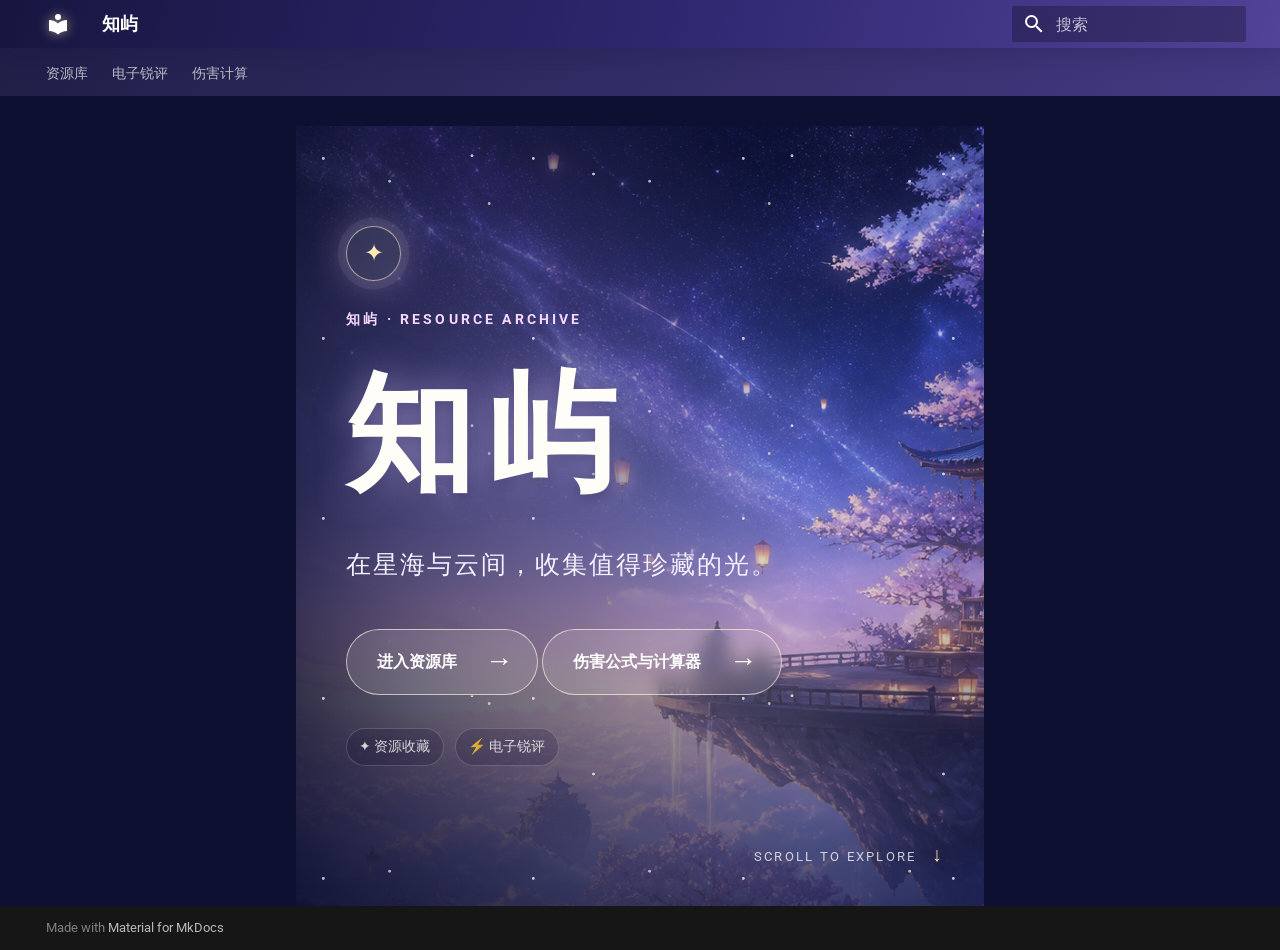
<file: index.html>
<!doctype html>
<html lang="zh" class="no-js">
  <head>
    
      <meta charset="utf-8">
      <meta name="viewport" content="width=device-width,initial-scale=1">
      
        <meta name="description" content="知识与好资源的收藏小岛">
      
      
      
      
      
      
        
      
      
      <link rel="icon" href="assets/images/favicon.png">
      <meta name="generator" content="mkdocs-1.6.1, mkdocs-material-9.7.7">
    
    
      
        <title>知屿</title>
      
    
    
      <link rel="stylesheet" href="assets/stylesheets/main.ec1eaa64.min.css">
      
        
        <link rel="stylesheet" href="assets/stylesheets/palette.ab4e12ef.min.css">
      
      


    
    
      
    
    
      
        
        
        <link rel="preconnect" href="https://fonts.gstatic.com" crossorigin>
        <link rel="stylesheet" href="https://fonts.googleapis.com/css?family=Roboto:300,300i,400,400i,700,700i%7CRoboto+Mono:400,400i,700,700i&display=fallback">
        <style>:root{--md-text-font:"Roboto";--md-code-font:"Roboto Mono"}</style>
      
    
    
      <link rel="stylesheet" href="stylesheets/extra.css">
    
    <script>__md_scope=new URL(".",location),__md_hash=e=>[...e].reduce(((e,_)=>(e<<5)-e+_.charCodeAt(0)),0),__md_get=(e,_=localStorage,t=__md_scope)=>JSON.parse(_.getItem(t.pathname+"."+e)),__md_set=(e,_,t=localStorage,a=__md_scope)=>{try{t.setItem(a.pathname+"."+e,JSON.stringify(_))}catch(e){}}</script>
    
      

    
    
  </head>
  
  
    
    
    
    
    
    <body dir="ltr" data-md-color-scheme="default" data-md-color-primary="indigo" data-md-color-accent="deep-purple">
  
    
    <input class="md-toggle" data-md-toggle="drawer" type="checkbox" id="__drawer" autocomplete="off">
    <input class="md-toggle" data-md-toggle="search" type="checkbox" id="__search" autocomplete="off">
    <label class="md-overlay" for="__drawer"></label>
    <div data-md-component="skip">
      
    </div>
    <div data-md-component="announce">
      
    </div>
    
    
      

<header class="md-header" data-md-component="header">
  <nav class="md-header__inner md-grid" aria-label="页眉">
    <a href="." title="知屿" class="md-header__button md-logo" aria-label="知屿" data-md-component="logo">
      
  
  <svg xmlns="http://www.w3.org/2000/svg" viewBox="0 0 24 24"><path d="M12 8a3 3 0 0 0 3-3 3 3 0 0 0-3-3 3 3 0 0 0-3 3 3 3 0 0 0 3 3m0 3.54C9.64 9.35 6.5 8 3 8v11c3.5 0 6.64 1.35 9 3.54 2.36-2.19 5.5-3.54 9-3.54V8c-3.5 0-6.64 1.35-9 3.54"/></svg>

    </a>
    <label class="md-header__button md-icon" for="__drawer">
      
      <svg xmlns="http://www.w3.org/2000/svg" viewBox="0 0 24 24"><path d="M3 6h18v2H3zm0 5h18v2H3zm0 5h18v2H3z"/></svg>
    </label>
    <div class="md-header__title" data-md-component="header-title">
      <div class="md-header__ellipsis">
        <div class="md-header__topic">
          <span class="md-ellipsis">
            知屿
          </span>
        </div>
        <div class="md-header__topic" data-md-component="header-topic">
          <span class="md-ellipsis">
            
              Home
            
          </span>
        </div>
      </div>
    </div>
    
      
    
    
    
    
      
      
        <label class="md-header__button md-icon" for="__search">
          
          <svg xmlns="http://www.w3.org/2000/svg" viewBox="0 0 24 24"><path d="M9.5 3A6.5 6.5 0 0 1 16 9.5c0 1.61-.59 3.09-1.56 4.23l.27.27h.79l5 5-1.5 1.5-5-5v-.79l-.27-.27A6.52 6.52 0 0 1 9.5 16 6.5 6.5 0 0 1 3 9.5 6.5 6.5 0 0 1 9.5 3m0 2C7 5 5 7 5 9.5S7 14 9.5 14 14 12 14 9.5 12 5 9.5 5"/></svg>
        </label>
        <div class="md-search" data-md-component="search" role="dialog">
  <label class="md-search__overlay" for="__search"></label>
  <div class="md-search__inner" role="search">
    <form class="md-search__form" name="search">
      <input type="text" class="md-search__input" name="query" aria-label="搜索" placeholder="搜索" autocapitalize="off" autocorrect="off" autocomplete="off" spellcheck="false" data-md-component="search-query" required>
      <label class="md-search__icon md-icon" for="__search">
        
        <svg xmlns="http://www.w3.org/2000/svg" viewBox="0 0 24 24"><path d="M9.5 3A6.5 6.5 0 0 1 16 9.5c0 1.61-.59 3.09-1.56 4.23l.27.27h.79l5 5-1.5 1.5-5-5v-.79l-.27-.27A6.52 6.52 0 0 1 9.5 16 6.5 6.5 0 0 1 3 9.5 6.5 6.5 0 0 1 9.5 3m0 2C7 5 5 7 5 9.5S7 14 9.5 14 14 12 14 9.5 12 5 9.5 5"/></svg>
        
        <svg xmlns="http://www.w3.org/2000/svg" viewBox="0 0 24 24"><path d="M20 11v2H8l5.5 5.5-1.42 1.42L4.16 12l7.92-7.92L13.5 5.5 8 11z"/></svg>
      </label>
      <nav class="md-search__options" aria-label="查找">
        
        <button type="reset" class="md-search__icon md-icon" title="清空当前内容" aria-label="清空当前内容" tabindex="-1">
          
          <svg xmlns="http://www.w3.org/2000/svg" viewBox="0 0 24 24"><path d="M19 6.41 17.59 5 12 10.59 6.41 5 5 6.41 10.59 12 5 17.59 6.41 19 12 13.41 17.59 19 19 17.59 13.41 12z"/></svg>
        </button>
      </nav>
      
    </form>
    <div class="md-search__output">
      <div class="md-search__scrollwrap" tabindex="0" data-md-scrollfix>
        <div class="md-search-result" data-md-component="search-result">
          <div class="md-search-result__meta">
            正在初始化搜索引擎
          </div>
          <ol class="md-search-result__list" role="presentation"></ol>
        </div>
      </div>
    </div>
  </div>
</div>
      
    
    
  </nav>
  
</header>
    
    <div class="md-container" data-md-component="container">
      
      
        
          
            
<nav class="md-tabs" aria-label="标签" data-md-component="tabs">
  <div class="md-grid">
    <ul class="md-tabs__list">
      
        
  
  
  
  
    <li class="md-tabs__item">
      <a href="resources/" class="md-tabs__link">
        
  
  
    
  
  资源库

      </a>
    </li>
  

      
        
  
  
  
  
    <li class="md-tabs__item">
      <a href="reviews/" class="md-tabs__link">
        
  
  
    
  
  电子锐评

      </a>
    </li>
  

      
        
  
  
  
  
    <li class="md-tabs__item">
      <a href="damage/" class="md-tabs__link">
        
  
  
    
  
  伤害计算

      </a>
    </li>
  

      
    </ul>
  </div>
</nav>
          
        
      
      <main class="md-main" data-md-component="main">
        <div class="md-main__inner md-grid">
          
            
              
              <div class="md-sidebar md-sidebar--primary" data-md-component="sidebar" data-md-type="navigation" >
                <div class="md-sidebar__scrollwrap">
                  <div class="md-sidebar__inner">
                    


  


<nav class="md-nav md-nav--primary md-nav--lifted" aria-label="导航栏" data-md-level="0">
  <label class="md-nav__title" for="__drawer">
    <a href="." title="知屿" class="md-nav__button md-logo" aria-label="知屿" data-md-component="logo">
      
  
  <svg xmlns="http://www.w3.org/2000/svg" viewBox="0 0 24 24"><path d="M12 8a3 3 0 0 0 3-3 3 3 0 0 0-3-3 3 3 0 0 0-3 3 3 3 0 0 0 3 3m0 3.54C9.64 9.35 6.5 8 3 8v11c3.5 0 6.64 1.35 9 3.54 2.36-2.19 5.5-3.54 9-3.54V8c-3.5 0-6.64 1.35-9 3.54"/></svg>

    </a>
    知屿
  </label>
  
  <ul class="md-nav__list" data-md-scrollfix>
    
      
      
  
  
  
  
    <li class="md-nav__item">
      <a href="resources/" class="md-nav__link">
        
  
  
  <span class="md-ellipsis">
    
  
    资源库
  

    
  </span>
  
  

      </a>
    </li>
  

    
      
      
  
  
  
  
    <li class="md-nav__item">
      <a href="reviews/" class="md-nav__link">
        
  
  
  <span class="md-ellipsis">
    
  
    电子锐评
  

    
  </span>
  
  

      </a>
    </li>
  

    
      
      
  
  
  
  
    <li class="md-nav__item">
      <a href="damage/" class="md-nav__link">
        
  
  
  <span class="md-ellipsis">
    
  
    伤害计算
  

    
  </span>
  
  

      </a>
    </li>
  

    
  </ul>
</nav>
                  </div>
                </div>
              </div>
            
            
              
              <div class="md-sidebar md-sidebar--secondary" data-md-component="sidebar" data-md-type="toc" >
                <div class="md-sidebar__scrollwrap">
                  <div class="md-sidebar__inner">
                    

<nav class="md-nav md-nav--secondary" aria-label="目录">
  
  
  
  
</nav>
                  </div>
                </div>
              </div>
            
          
          
            <div class="md-content" data-md-component="content">
              
              <article class="md-content__inner md-typeset">
                
                  



<div class="home-hero">
  <div class="hero-glow"></div>
  <div class="hero-content">
    <div class="hero-orb">✦</div>
    <p class="hero-kicker">知屿 · RESOURCE ARCHIVE</p>
    <h1>知屿</h1>
    <p class="hero-tagline">在星海与云间，收集值得珍藏的光。</p>
    <a class="hero-button" href="resources/">
      <span>进入资源库</span><span class="hero-arrow">→</span>
    </a>
    <a class="hero-button" href="damage/">
      <span>伤害公式与计算器</span><span class="hero-arrow">→</span>
    </a>
    <div class="hero-meta"><span>✦ 资源收藏</span><span>⚡ 电子锐评</span></div>
  </div>
  <div class="hero-scroll">SCROLL TO EXPLORE <span>↓</span></div>
</div>












                
              </article>
            </div>
          
          
<script>var target=document.getElementById(location.hash.slice(1));target&&target.name&&(target.checked=target.name.startsWith("__tabbed_"))</script>
        </div>
        
          <button type="button" class="md-top md-icon" data-md-component="top" hidden>
  
  <svg xmlns="http://www.w3.org/2000/svg" viewBox="0 0 24 24"><path d="M13 20h-2V8l-5.5 5.5-1.42-1.42L12 4.16l7.92 7.92-1.42 1.42L13 8z"/></svg>
  回到页面顶部
</button>
        
      </main>
      
        <footer class="md-footer">
  
  <div class="md-footer-meta md-typeset">
    <div class="md-footer-meta__inner md-grid">
      <div class="md-copyright">
  
  
    Made with
    <a href="https://squidfunk.github.io/mkdocs-material/" target="_blank" rel="noopener">
      Material for MkDocs
    </a>
  
</div>
      
    </div>
  </div>
</footer>
      
    </div>
    <div class="md-dialog" data-md-component="dialog">
      <div class="md-dialog__inner md-typeset"></div>
    </div>
    
    
    
      
      
      <script id="__config" type="application/json">{"annotate": null, "base": ".", "features": ["navigation.tabs", "navigation.top"], "search": "assets/javascripts/workers/search.2c215733.min.js", "tags": null, "translations": {"clipboard.copied": "\u5df2\u590d\u5236", "clipboard.copy": "\u590d\u5236", "search.result.more.one": "\u5728\u8be5\u9875\u4e0a\u8fd8\u6709 1 \u4e2a\u7b26\u5408\u6761\u4ef6\u7684\u7ed3\u679c", "search.result.more.other": "\u5728\u8be5\u9875\u4e0a\u8fd8\u6709 # \u4e2a\u7b26\u5408\u6761\u4ef6\u7684\u7ed3\u679c", "search.result.none": "\u6ca1\u6709\u627e\u5230\u7b26\u5408\u6761\u4ef6\u7684\u7ed3\u679c", "search.result.one": "\u627e\u5230 1 \u4e2a\u7b26\u5408\u6761\u4ef6\u7684\u7ed3\u679c", "search.result.other": "# \u4e2a\u7b26\u5408\u6761\u4ef6\u7684\u7ed3\u679c", "search.result.placeholder": "\u952e\u5165\u4ee5\u5f00\u59cb\u641c\u7d22", "search.result.term.missing": "\u7f3a\u5c11", "select.version": "\u9009\u62e9\u5f53\u524d\u7248\u672c"}, "version": null}</script>
    
    
      <script src="assets/javascripts/bundle.d7400e89.min.js"></script>
      
    
  </body>
</html>
</file>
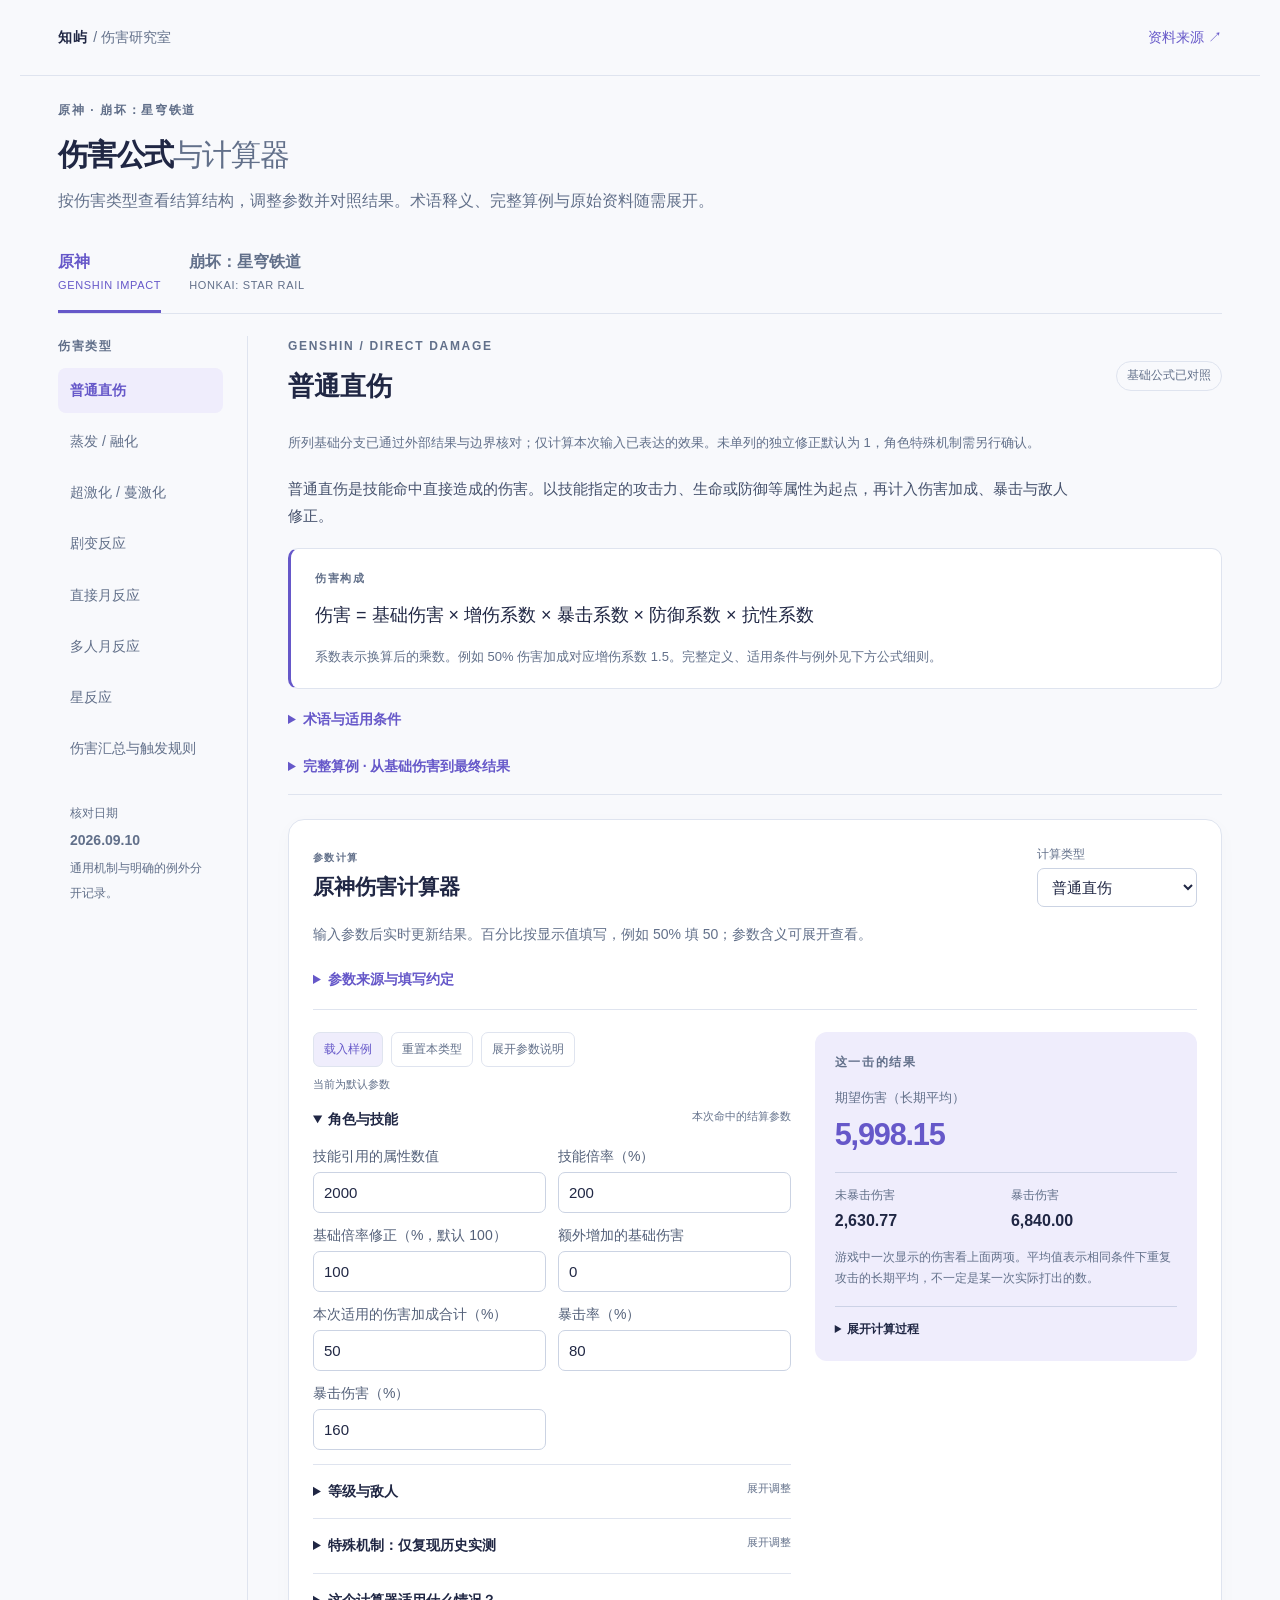
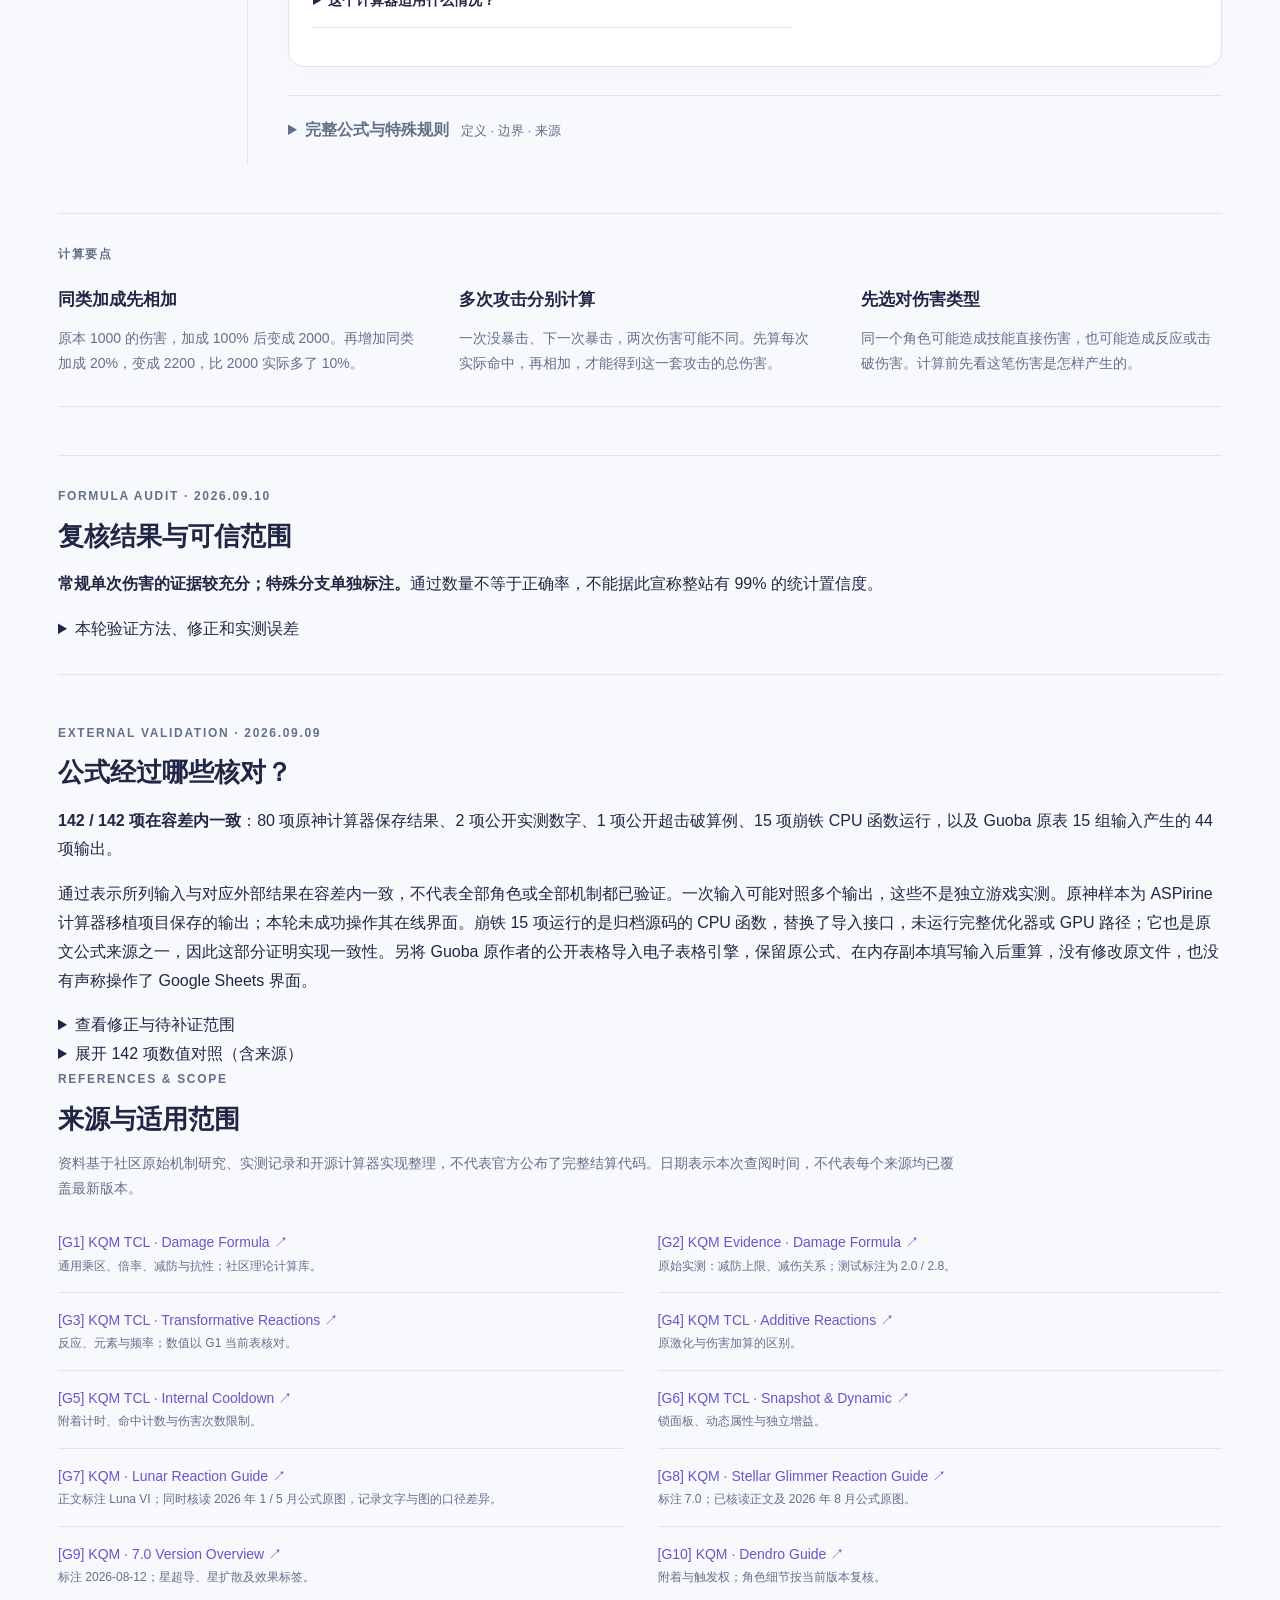
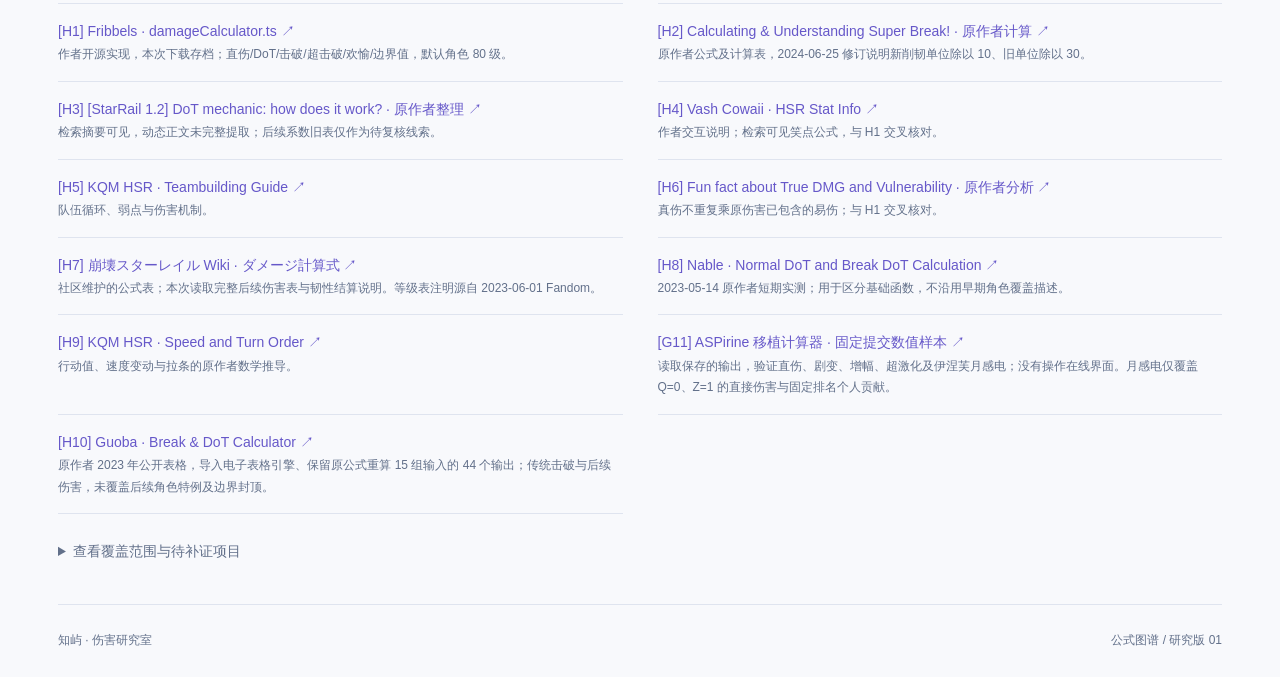
<file: damage/index.html>
<!doctype html>
<html lang="zh-CN">
<head>
<meta name="damage-release" content="20260910-switch-fix">
<meta charset="utf-8"><meta name="viewport" content="width=device-width,initial-scale=1">
<meta name="description" content="原神与崩坏：星穹铁道伤害公式图谱，按伤害类型拆解乘区、反应、击破与特殊机制。">
<title>伤害公式图谱 · 知屿</title>
<style data-source="formula.css">
:root{color-scheme:light;--ink:#202744;--muted:#62708a;--paper:#f8f9fc;--line:#dfe4ef;--accent:#6658c9;--wash:#efedfc;--gold:#dec399}*{box-sizing:border-box}html{scroll-behavior:smooth;scroll-padding-top:35px}body{margin:0;background:var(--paper);color:var(--ink);font:16px/1.8 "Segoe UI","Microsoft YaHei",sans-serif}button,a,summary{-webkit-tap-highlight-color:transparent}a{color:var(--accent);text-decoration:none}a:hover{text-decoration:underline}button{font:inherit;cursor:pointer}button:focus-visible,a:focus-visible,summary:focus-visible{outline:3px solid #b78427;outline-offset:4px}header{max-width:1240px;margin:auto;padding:25px 38px;display:flex;justify-content:space-between;gap:20px;border-bottom:1px solid var(--line);font-size:14px}.brand{font-weight:750;letter-spacing:.08em;color:var(--ink)}.brand span{font-weight:400;color:var(--muted);letter-spacing:0}main{max-width:1240px;margin:auto;padding:0 38px}.intro{padding:42px 0 28px}.eyebrow{font-size:12px;letter-spacing:.14em;font-weight:700;color:var(--muted);margin:0 0 10px}.intro h1{font-size:38px;line-height:1.5;letter-spacing:-.04em;margin:0 0 10px;font-weight:700}.intro h1 span{font-weight:400;color:var(--muted)}.intro>p:last-child{margin:0;color:var(--muted)}.games{display:flex;border-bottom:1px solid var(--line);gap:28px;margin-bottom:30px}.games button{background:none;border:0;border-bottom:3px solid transparent;color:var(--muted);padding:14px 0;text-align:left;font-weight:600}.games span{font-size:11px;letter-spacing:.06em;display:block;font-weight:400}.games button[aria-pressed=true]{border-color:var(--accent);color:var(--accent)}.workspace{display:grid;grid-template-columns:190px minmax(0,1fr);gap:40px}aside{border-right:1px solid var(--line);padding-right:24px}#types{display:grid;gap:6px}#types button{border:0;border-radius:8px;background:none;color:var(--muted);text-align:left;padding:10px 12px;font-size:14px;width:100%}#types button[aria-pressed=true]{background:var(--wash);color:var(--accent);font-weight:700}#types button:hover{background:var(--wash)}.aside-note{font-size:12px;line-height:2.1;color:var(--muted);padding:30px 12px}.aside-note strong{font-size:14px;font-weight:600}.section-title{display:flex;justify-content:space-between;gap:20px;align-items:center}h2{font-size:26px;font-weight:650;line-height:1.4;margin:0 0 12px}.badge{font-size:12px;white-space:nowrap;padding:3px 10px;border:1px solid var(--line);border-radius:20px;color:var(--muted)}#description{margin:0 0 24px;color:var(--muted)}.formula-stage{padding:28px 30px;border-radius:16px;background:#202544;color:#f5f4ff;box-shadow:0 10px 24px #20254412;border:1px solid #343c66}.formula-stage .eyebrow{color:#b3b9d6}.formula{display:flex;align-items:center;flex-wrap:wrap;gap:10px;font-size:19px;line-height:2.2}.formula span{padding:0 8px;border-bottom:2px solid #8477d2}.formula span:first-child{color:#f1d6a7;border-color:#f1d6a7}.formula b{font-weight:400;color:#adb5d2}#formula-note{font-size:13px;line-height:1.8;color:#bbc2dd;margin:20px 0 0}.details{margin:25px 0}.details details{border-bottom:1px solid var(--line);padding:17px 0}.details summary{cursor:pointer;list-style:none;display:flex;align-items:center;gap:14px}.details summary::after{content:"+";margin-left:auto;color:var(--accent);font-size:22px}.details details[open] summary::after{content:"−"}.index{font:12px "Segoe UI",sans-serif;color:var(--accent);background:var(--wash);padding:6px;border-radius:5px}.details summary strong{font-size:16px;font-weight:600}.details summary small{font-size:13px;color:var(--muted);margin-left:auto;max-width:46%;text-align:right}.detail-body{padding:15px 0 0 38px;color:#45516c}.math{background:#f0f2f8;border-left:3px solid #aaa0e1;padding:13px 18px;margin:10px 0;font:16px/1.9 "Cambria Math","Segoe UI","Microsoft YaHei",sans-serif;overflow-x:auto;overflow-wrap:anywhere}.detail-body p{margin:10px 0}.detail-body ul,.notes ul{padding-left:22px}.notes{border-left:3px solid var(--gold);padding:5px 0 5px 20px;font-size:14px;color:#536079}.notes h3{margin:0;font-size:15px;color:var(--ink)}.refs{margin-top:20px;display:flex;gap:15px;flex-wrap:wrap;font-size:13px}.guide{margin:48px 0;padding:30px 0;border-top:1px solid var(--line);border-bottom:1px solid var(--line)}.principles{display:grid;grid-template-columns:repeat(3,minmax(0,1fr));gap:40px}.principles h3{font-size:17px;font-weight:600;margin:10px 0}.principles p{font-size:14px;color:var(--muted);margin:0}#sources>p:not(.eyebrow){max-width:900px;color:var(--muted);font-size:14px}#source-list{display:grid;grid-template-columns:repeat(2,minmax(0,1fr));gap:0 35px}.source{padding:15px 0;border-bottom:1px solid var(--line);font-size:14px}.source span{font-size:12px;color:var(--muted);display:block}#sources>details{margin-top:25px;color:var(--muted);font-size:14px}#coverage{padding:15px 0}table{width:100%;border-collapse:collapse;margin:15px 0;font-size:14px}th,td{text-align:left;padding:10px;border-bottom:1px solid var(--line);vertical-align:top}th{font-weight:600;color:var(--ink)}.table-scroll{overflow:auto}footer{border-top:1px solid var(--line);padding:25px 0;margin-top:40px;color:var(--muted);font-size:12px;display:flex;justify-content:space-between}body[data-game=hsr]{--accent:#406da8;--wash:#eaf0fa}body[data-game=hsr] .formula-stage{background:#192e47}.notice{color:#80662d;background:#fbf5e9;padding:12px 16px;border-radius:7px}.math .frac{display:inline-flex;flex-direction:column;text-align:center;vertical-align:middle;line-height:1.55;margin:0 6px}.frac>span:first-child{border-bottom:1px solid;padding:0 5px}.frac>span:last-child{padding:0 5px}@media(max-width:850px){header{padding:20px 24px}main{padding:0 24px}.workspace{grid-template-columns:150px minmax(0,1fr);gap:24px}.intro h1{font-size:30px}.principles{gap:22px}.formula-stage{padding:22px}.details summary small{display:none}}@media(max-width:620px){header{padding:18px}main{padding:0 18px}.intro{padding:30px 0 20px}.intro h1{font-size:27px}.intro h1 span{display:block}.games{gap:24px;margin-bottom:20px}.games button{font-size:15px}.games span{font-size:10px}.workspace{display:block}aside{border:0;padding:0 0 20px}aside>.eyebrow,.aside-note{display:none}#types{display:flex;flex-wrap:wrap;gap:6px}#types button{width:auto;padding:7px 11px;background:#eef0f6;font-size:13px}.formula{font-size:17px;gap:6px}.formula-stage{padding:20px}.principles,#source-list{grid-template-columns:1fr}.principles{gap:18px}.detail-body{padding-left:0}.section-title{gap:8px}h2{font-size:23px}.badge{font-size:11px}.guide{margin:30px 0}.math{font-size:14px;padding:10px}.intro>p:last-child{font-size:14px}}@media print{header,aside,.games,footer{display:none}.workspace{display:block}.formula-stage{background:white;color:black;border:1px solid #888;box-shadow:none}.formula-stage .eyebrow,#formula-note{color:#444}body{background:white}.formula span:first-child{color:black}main{padding:0}.intro{padding:0}.details details{break-inside:avoid}}

</style>
<style data-source="calculator.css">
.intro{padding:24px 0 18px}.intro h1{font-size:30px}.games{margin-bottom:22px}.calculator{margin:0 0 28px;border:1px solid var(--line);border-radius:16px;background:#fff;padding:24px;box-shadow:0 5px 20px #20254406}.calc-heading{display:flex;align-items:center;justify-content:space-between;gap:18px}.calc-heading h3{font-size:21px;margin:0;line-height:1.4}.calc-heading .eyebrow{font-size:10px;margin-bottom:5px}.calc-mode{display:grid;gap:3px;color:var(--muted);font-size:12px;min-width:160px}.calculator select,.calculator input{font:inherit;color:var(--ink);border:1px solid #cbd3e3;background:#fff;border-radius:7px;padding:9px 10px;min-width:0;width:100%;font-size:15px;line-height:1.4}.calculator input:focus,.calculator select:focus{outline:2px solid var(--accent);outline-offset:1px}.calc-note{font-size:13px;line-height:1.8;color:var(--muted);margin:15px 0 20px}.calc-layout{display:grid;grid-template-columns:minmax(0,1.25fr) minmax(0,1fr);gap:24px;align-items:start}.calc-group{border:0;border-bottom:1px solid var(--line);padding:0 0 14px;margin-bottom:14px}.calc-group summary{cursor:pointer;font-weight:600;font-size:14px}.calc-group summary span{float:right;color:var(--muted);font-size:11px;font-weight:400}.calc-fields{display:grid;grid-template-columns:repeat(2,minmax(0,1fr));gap:12px;margin-top:14px}.calc-field{display:grid;gap:5px;align-content:end}.calc-field>span{font-size:12px;color:#536079;line-height:1.5}.calc-actions{display:flex;flex-wrap:wrap;gap:8px;align-items:center}.calc-actions button{border:1px solid var(--line);border-radius:7px;padding:6px 10px;font-size:12px;color:var(--accent);background:var(--wash)}.calc-actions button+button{background:#fff;color:var(--muted)}#calc-preset-name{font-size:11px;color:var(--muted);flex-basis:100%}#calc-error{color:#b52c3d;font-size:13px;margin:10px 0 0}#calc-result{padding:20px;border:0;border-radius:12px;background:var(--wash);min-width:0;width:100%;color:var(--ink)}.result-main span{font-size:13px;color:var(--muted)}.result-main output{display:block;font-size:clamp(24px,2.4vw,34px);line-height:1.5;letter-spacing:-.04em;font-weight:700;color:var(--accent);overflow-wrap:anywhere;font-variant-numeric:tabular-nums}.result-pair{display:grid;grid-template-columns:1fr 1fr;gap:10px;border-top:1px solid #ccd2e6;margin-top:14px;padding-top:12px}.result-pair span{font-size:12px;color:var(--muted);display:block}.result-pair strong{font-size:16px;font-weight:650;overflow-wrap:anywhere;font-variant-numeric:tabular-nums}.result-help,.result-empty{font-size:12px;color:var(--muted);line-height:1.7}.calc-steps{margin-top:18px;border-top:1px solid #ccd2e6;padding-top:12px;font-size:12px}.calc-steps summary{cursor:pointer;font-weight:600}.calc-steps dl{margin:10px 0 0}.calc-steps dl>div{display:flex;gap:12px;justify-content:space-between;padding:5px 0;border-bottom:1px solid #ccd2e66b}.calc-steps dt{color:var(--muted)}.calc-steps dd{margin:0;text-align:right;font-variant-numeric:tabular-nums;overflow-wrap:anywhere}.calc-steps p{font-size:11px;color:var(--muted)}@media(max-width:1050px){.calc-layout{grid-template-columns:1fr}.result-main output{font-size:32px}.result-pair{max-width:340px}.calc-steps dl{display:grid;grid-template-columns:1fr 1fr;gap:0 20px}}@media(max-width:620px){.calculator{padding:18px}.calc-heading{align-items:start;gap:12px}.calc-heading h3{font-size:18px}.calc-mode{min-width:0;width:48%}.calc-mode select{font-size:13px}.calc-layout{gap:16px}.calc-fields{gap:12px}.calc-steps dl{grid-template-columns:1fr}.intro h1{font-size:26px}.calc-group summary span{font-size:10px}.calculator input,.calculator select{min-height:42px}}@media print{.calculator{display:none}}

</style>
<style data-source="plain-guide.css">
.plain-guide{margin:0 0 28px}.plain-lead>span{font-size:13px;color:var(--accent);font-weight:600}.plain-lead h3{font-size:22px;line-height:1.65;margin:8px 0 18px;max-width:750px}.plain-steps{padding:0;list-style:none;display:grid;gap:12px}.plain-steps li{display:flex;align-items:baseline;gap:14px}.plain-steps li>b{flex:0 0 28px;text-align:center;line-height:28px;background:var(--wash);border-radius:50%;font-size:14px;color:var(--accent)}.plain-steps p{margin:0;font-size:16px;line-height:1.85;color:#45516c}.plain-example{background:#fff;border:1px solid var(--line);border-radius:12px;padding:22px 24px;margin-top:22px}.plain-example h3{margin:0 0 8px;font-size:18px}.plain-example p{font-size:16px;line-height:1.9;margin:8px 0}.plain-example th,.plain-example td{font-size:16px;white-space:nowrap}.plain-answer{background:var(--wash);border-radius:8px;padding:16px;color:var(--accent);font-size:17px;line-height:1.8}.plain-answer strong{font-size:24px}.plain-example .plain-caption,.plain-caption{font-size:14px;color:var(--muted);line-height:1.8}.plain-extra{margin-top:18px;border:1px solid var(--line);border-radius:10px;padding:16px 20px}.plain-extra>summary{font-weight:600;cursor:pointer;font-size:16px}.plain-extra>p{font-size:16px}.worked-steps{padding-left:22px}.worked-steps li{padding:10px 0;border-bottom:1px solid var(--line);font-size:16px}.worked-steps strong{display:block;color:var(--accent);font-size:19px;font-variant-numeric:tabular-nums}.advanced-reference{margin-top:28px;border-top:1px solid var(--line);padding:20px 0}.advanced-reference>summary{cursor:pointer;font-weight:600;font-size:16px;color:var(--muted)}.advanced-reference>.formula-stage{margin-top:20px}.advanced-reference>summary small{font-weight:400;font-size:13px;margin-left:12px}.calculator .calc-field>span{font-size:14px}.field-hint{font-size:12px;line-height:1.6;color:var(--muted)}.calc-step-list{list-style:none;padding:0;margin:12px 0 0}.calc-step-list li{border-bottom:1px solid #ccd2e6;padding:9px 0}.calc-step-list span{display:block;font-size:13px;color:var(--muted)}.calc-step-list strong{font-size:15px;font-weight:600;display:block}.calculator .calc-note{font-size:14px}.plain-guide~.calculator{margin-top:24px}@media(max-width:620px){.plain-lead h3{font-size:20px}.plain-example{padding:18px}.plain-answer{font-size:15px}.plain-extra{padding:15px}.advanced-reference>summary small{display:block;margin:5px 0 0}.plain-example th,.plain-example td{font-size:14px}.field-hint{font-size:12px}}
.beginner-context{margin:0 0 22px}.beginner-definition{font-size:17px;line-height:1.9;color:#45516c;max-width:780px}.beginner-context summary,.data-help summary{cursor:pointer;color:var(--accent);font-size:14px;font-weight:600}.beginner-context ul,.data-help ol{padding-left:22px;font-size:14px;line-height:1.9;color:#45516c}.beginner-context li,.data-help li{margin:8px 0}.first-lesson{margin:22px 0 28px;border:1px solid #d1c9f2;background:linear-gradient(135deg,#f7f4ff,#fff);border-radius:12px;padding:20px 24px}.first-lesson>summary{font-size:17px;font-weight:600;cursor:pointer;color:var(--ink)}.first-lesson>p{font-size:15px;line-height:1.9}.lesson-fill{border:0;border-radius:8px;background:var(--accent);color:#fff;font:inherit;font-size:14px;padding:11px 17px;cursor:pointer}.lesson-fill:hover{filter:brightness(.92)}.lesson-fill:focus-visible{outline:3px solid #b5a7ef;outline-offset:3px}.lesson-calculations{padding-left:25px;margin:20px 0}.lesson-calculations>li{padding:4px 0 18px 8px;line-height:1.8}.lesson-calculations>li::marker{color:var(--accent);font-weight:600}.lesson-calculations h4{margin:0;font-size:16px}.lesson-calculations p{font-size:14px;color:#45516c;margin:5px 0 9px}.lesson-equation{font-size:15px;overflow-wrap:anywhere;background:#fff;border:1px solid var(--line);border-radius:7px;padding:10px 14px;font-variant-numeric:tabular-nums}.lesson-equation strong{color:var(--accent);white-space:nowrap}.data-help{margin:0 0 22px;border-bottom:1px solid var(--line);padding:0 0 16px}.data-help p{font-size:14px;line-height:1.8;color:var(--muted)}.calculator .field-hint{font-size:13px;line-height:1.75}.calculator{scroll-margin-top:24px}@media(max-width:620px){.first-lesson{padding:17px}.first-lesson>summary{font-size:16px}.lesson-calculations>li{padding-left:3px}.lesson-equation{padding:10px;font-size:14px}.beginner-definition{font-size:16px}}
.calculator .calc-field{align-content:start}.calc-step-list small{display:block;margin-top:6px;font-size:12px;line-height:1.7;color:var(--muted)}
.composition-overview{background:#fff;border:1px solid var(--line);border-left:3px solid var(--accent);border-radius:10px;padding:20px 24px;margin:18px 0}.composition-expression{font-size:18px;line-height:2;color:var(--ink);overflow-wrap:anywhere}.composition-expression span{display:inline-block}.composition-overview>p:last-child{font-size:13px;line-height:1.8;color:var(--muted);margin:12px 0 0}.beginner-definition{font-size:15px;line-height:1.85}.first-lesson{background:transparent;border:0;border-bottom:1px solid var(--line);border-radius:0;margin:14px 0 20px;padding:0 0 14px}.first-lesson>summary,.calculation-reading>summary{font-size:14px;color:var(--accent);font-weight:600;cursor:pointer}.calculation-reading{margin:14px 0 20px}.compact-fields .field-hint{display:none}.plain-guide{margin-bottom:22px}.calculator .calc-actions{margin-bottom:12px}.composition-overview .eyebrow{font-size:11px;margin-bottom:8px}@media(max-width:620px){.composition-overview{padding:16px}.composition-expression{font-size:16px}}

</style>
</head>
<body>
<header><a href="../" class="brand">知屿 <span>/ 伤害研究室</span></a><a href="#sources">资料来源 ↗</a></header>
<main>
<div class="intro"><p class="eyebrow">原神 · 崩坏：星穹铁道</p><h1>伤害公式<span>与计算器</span></h1><p>按伤害类型查看结算结构，调整参数并对照结果。术语释义、完整算例与原始资料随需展开。</p></div>
<nav class="games" aria-label="选择游戏"><button type="button" data-game="gi" aria-pressed="true">原神 <span>GENSHIN IMPACT</span></button><button type="button" data-game="hsr" aria-pressed="false">崩坏：星穹铁道 <span>HONKAI: STAR RAIL</span></button></nav>
<div class="workspace"><aside><p class="eyebrow">伤害类型</p><div id="types"></div><div class="aside-note">核对日期<br><strong>2026.09.10</strong><br>通用机制与明确的例外分开记录。</div></aside><article>
<div class="section-title"><div><p class="eyebrow" id="category">GENSHIN / DIRECT DAMAGE</p><h2 id="title">普通直伤</h2></div><span class="badge" id="status">通用公式</span></div>
<p id="audit-scope" class="calc-note" aria-live="polite"></p>
<p id="description">按每段命中分别计算，再相加得到技能或循环总伤害。</p>
<section id="plain-guide" class="plain-guide" aria-label="中文分步说明"></section>
<section id="calculator" class="calculator" aria-label="伤害计算器"></section>
<details class="advanced-reference" id="advanced-reference"><summary>完整公式与特殊规则<small>定义 · 边界 · 来源</small></summary>
<section class="formula-stage" aria-label="伤害构成公式"><p class="eyebrow">DAMAGE COMPOSITION</p><div id="formula" class="formula"><span>伤害</span><b>=</b><span>基础伤害</span><b>×</b><span>增伤</span><b>×</b><span>暴击</span><b>×</b><span>防御</span><b>×</b><span>抗性</span></div><p id="formula-note">同一乘区内通常相加，不同乘区之间相乘；仅计入对该段伤害生效的效果。</p></section>
<div id="details" class="details"></div><section id="notes" class="notes"></section><div id="refs" class="refs"></div>
</details>
</article></div>
<section class="guide"><p class="eyebrow">计算要点</p><div class="principles"><div><h3>同类加成先相加</h3><p>原本 1000 的伤害，加成 100% 后变成 2000。再增加同类加成 20%，变成 2200，比 2000 实际多了 10%。</p></div><div><h3>多次攻击分别计算</h3><p>一次没暴击、下一次暴击，两次伤害可能不同。先算每次实际命中，再相加，才能得到这一套攻击的总伤害。</p></div><div><h3>先选对伤害类型</h3><p>同一个角色可能造成技能直接伤害，也可能造成反应或击破伤害。计算前先看这笔伤害是怎样产生的。</p></div></div></section>
<!-- audit-20260910:start --><section id="audit-20260910" class="guide"><p class="eyebrow">FORMULA AUDIT · 2026.09.10</p><h2>复核结果与可信范围</h2><p><strong>常规单次伤害的证据较充分；特殊分支单独标注。</strong>通过数量不等于正确率，不能据此宣称整站有 99% 的统计置信度。</p><details><summary>本轮验证方法、修正和实测误差</summary><div class="detail-body"><ul><li><strong>研究原文：</strong>重新核读 KQM 通用伤害与月反应公式；原神 1–90 级系数与 gcsim 数据逐项对照，最大差 0.00005，属于存储精度差异。没有运行完整 gcsim。</li><li><strong>外部实现：</strong>实际运行 Fribbels 原 CPU 计算函数，直伤、持续伤害、击破、超击破、欢愉共 1000 组输入全部在容差内一致。替换导入接口，未运行完整优化器或 GPU；此项证明实现一致性。</li><li><strong>保存的外部结果：</strong>宵宫战技强化普攻、行秋四命的 3 个命中样本，共 9 个未暴击／暴击／期望输出一致。</li><li><strong>不同实现交叉检查：</strong>用 Python 有理数另写参考式，与网页 JavaScript 比较 2400 组输入、6000 个输出，全部通过。最大相对误差约 7.51×10⁻¹⁶。两者依据相同公式，等级表是共享输入，此项不作为独立游戏证据。</li><li><strong>边界与顺序：</strong>37 项针对负抗性、暴击率封顶、减防与无视防御的合并、加算项位置、裂伤封顶、风化／纠缠层数、固定削韧和真伤重复结算的检查通过。</li></ul><p><strong>本轮修正：</strong>原神直伤、增幅、激化增加“基础倍率修正”，默认 100%；倍率修正只乘对应技能基础项，不乘额外加算。暴击率超过 100% 按 100% 结算，原神负暴击率按 0% 结算，计算过程显示有效暴击率。</p><p><strong>公开画面对照：</strong>从 <a href="https://www.prydwen.gg/star-rail/guides/damage-formula" target="_blank" rel="noopener noreferrer">Prydwen 原文与实测截图</a>读取 5 个未暴击场景。角色与敌人均为 50 级：停云攻击 1062、倍率 60%、增伤 35.8%；青雀攻击 1432、倍率 70%、增伤 43.6%。其他加成均为 0。对照的是整次普攻合计，停云多段在相同条件下汇总。</p><div class="table-scroll"><table><thead><tr><th>场景</th><th>画面数值</th><th>公式结果</th><th>公式减画面</th><th>证据</th></tr></thead><tbody><tr><td>停云 雷抗20 未破</td><td>312</td><td>311.514336</td><td>-0.485664</td><td><a href="https://cdn.prydwen.gg/images/honkai-star-rail/generic/damage_2.webp" target="_blank" rel="noopener noreferrer">原图 ↗</a></td></tr><tr><td>停云 雷抗20 已破</td><td>346</td><td>346.127040</td><td>+0.127040</td><td><a href="https://cdn.prydwen.gg/images/honkai-star-rail/generic/damage_3.webp" target="_blank" rel="noopener noreferrer">原图 ↗</a></td></tr><tr><td>停云 雷抗0 未破</td><td>390</td><td>389.392920</td><td>-0.607080</td><td><a href="https://cdn.prydwen.gg/images/honkai-star-rail/generic/damage_4.webp" target="_blank" rel="noopener noreferrer">原图 ↗</a></td></tr><tr><td>青雀 量子抗20 未破</td><td>518</td><td>518.200704</td><td>+0.200704</td><td><a href="https://cdn.prydwen.gg/images/honkai-star-rail/generic/damage_6.webp" target="_blank" rel="noopener noreferrer">原图 ↗</a></td></tr><tr><td>青雀 量子抗0 未破</td><td>648</td><td>647.750880</td><td>-0.249120</td><td><a href="https://cdn.prydwen.gg/images/honkai-star-rail/generic/damage_7.webp" target="_blank" rel="noopener noreferrer">原图 ↗</a></td></tr></tbody></table></div><p>判据为绝对差不超过 1 点，考虑公开面板与画面显示的取整。这里记录实际差值，不声称完全相等；停云零雷抗截图是 390，原文计算文字约为 389，采用截图作为观测值。</p><p><strong>尚缺证据：</strong>月绽放／月结晶完整数值样例，月反应非零专属加算和提升，全队暴击后动态排序期望，星反应与完整行动轴。一部分新月反应样本由移植项目自身生成，已排除出独立证据。有限样本也不能覆盖全部角色特例或未来版本。</p><p>原神“增伤里扣减伤”仅保留 KQM 历史海乱鬼实测开关，默认关闭，不当作通用减伤规则。星铁极端抗性与易伤边界仍明确采用 Fribbels 实现口径，不外推为所有关卡的实机结论。</p><p>复核依据：<a href="https://library.keqingmains.com/combat-mechanics/damage/damage-formula">KQM 通用公式</a> · <a href="https://keqingmains.com/misc/lunar-reactions/">KQM 月反应</a> · <a href="https://github.com/genshinsim/gcsim/blob/32bf1b5e5aea3e3dc457f4d9f665849b6ab7addf/pkg/core/combat/reaction.dm.go">gcsim 等级表</a> · <a href="https://github.com/fribbels/hsr-optimizer/blob/main/src/lib/optimization/engine/damage/damageCalculator.ts">Fribbels 计算实现</a></p></div></details></section><!-- audit-20260910:end -->
<!-- external-validation:start --><section id="validation"><p class="eyebrow">EXTERNAL VALIDATION · 2026.09.09</p><h2>公式经过哪些核对？</h2><p><strong>142 / 142 项在容差内一致</strong>：80 项原神计算器保存结果、2 项公开实测数字、1 项公开超击破算例、15 项崩铁 CPU 函数运行，以及 Guoba 原表 15 组输入产生的 44 项输出。</p><p>通过表示所列输入与对应外部结果在容差内一致，不代表全部角色或全部机制都已验证。一次输入可能对照多个输出，这些不是独立游戏实测。原神样本为 ASPirine 计算器移植项目保存的输出；本轮未成功操作其在线界面。崩铁 15 项运行的是归档源码的 CPU 函数，替换了导入接口，未运行完整优化器或 GPU 路径；它也是原文公式来源之一，因此这部分证明实现一致性。另将 Guoba 原作者的公开表格导入电子表格引擎，保留原公式、在内存副本填写输入后重算，没有修改原文件，也没有声称操作了 Google Sheets 界面。</p><details><summary>查看修正与待补证范围</summary><div class="detail-body"><ul><li>精度：90 级原神反应系数从展示用 1446.85 改为演算用 1446.8535，80 级改为 1077.4437。90 级、1000 精通、10% 草抗的超绽放由 24741.14 更新为 24741.19；此前只是舍入差异。</li><li>输入纠错：第一轮锅巴的 3 项不一致，源于验证脚本把 200.304% 倍率误录为 200.24%。回查上游天赋表后修正，未通过倒推输出修改公式，也未放宽容差。</li><li>边界表达：原网页文字已记录 Fribbels 易伤上限，但公式只写了求和。现在公式明确区分普通区间与引擎 clamp(0,2.5) 口径；300% 易伤的引擎例子因此使用 3.5 倍，不能用 4 倍。尚不将该实现边界外推为所有模式的游戏规则。</li><li>版本核对：上游部分注释仍写旧反应系数，但保存的结果已使用超载 2.75、感电 2、超导 1.5、碎冰 3。本轮按实际输出核对，不依据旧注释回退系数。</li><li>新增月感电 24 项：伊涅芙基准与如雷四件套的直接协同攻击、固定排名贡献，分别核对不暴击、暴击、期望。样本专属加算 Q=0、提升 Z=1；固定排名期望不能证明多人动态排名期望。</li><li>新增击破后续 44 项：原作者表格的裂伤先比较生命比例与封顶，再乘击破特攻；风化单跳为每层，精英三层只在合计中相乘；纠缠输出为一层。原表两跳合计预设 W=1 后 W=0.9，不可照搬到所有行动轴。初次击破原表固定 W=0.9。</li><li>本轮新增数值没有发现展开后的主公式差异。页面实看发现顶部简式把乘区写成“击破特攻”“欢愉度”“增笑”，容易漏掉基数 1；已统一明确为“(1 + 对应加成)”，与展开式一致。</li></ul><p><strong>待补证：</strong>星反应、月绽放/月结晶完整算例；月反应的专属加算项、提升乘区、多人暴击后动态排序与全队期望；行动时间轴与角色特例。</p><p>Guoba 原表发布于 2023 年，限定传统基础分支；等级表为共享输入。自行生成的回归快照与参数不完整的截图未计入独立通过项。</p></div></details><details><summary>展开 142 项数值对照（含来源）</summary><div class="detail-body table-scroll"><table><thead><tr><th>项目</th><th>外部结果</th><th>本地公式</th><th>绝对差</th></tr></thead><tbody><tr><td><a href="https://github.com/hazarsozer/genshin-calculator/blob/0e190fd1624cea6f58533fd790a1c14fe6491a67/tests/golden/fixtures/xiangling.json" target="_blank" rel="noopener noreferrer">xiangling / reaction.burgeon</a><br><small>公开计算器保存的结果</small></td><td>8,294.284437</td><td>8,294.284437</td><td>0.00e+0</td></tr><tr><td><a href="https://github.com/hazarsozer/genshin-calculator/blob/0e190fd1624cea6f58533fd790a1c14fe6491a67/tests/golden/fixtures/xiangling.json" target="_blank" rel="noopener noreferrer">xiangling / reaction.burning</a><br><small>公开计算器保存的结果</small></td><td>691.19037</td><td>691.19037</td><td>0.00e+0</td></tr><tr><td><a href="https://github.com/hazarsozer/genshin-calculator/blob/0e190fd1624cea6f58533fd790a1c14fe6491a67/tests/golden/fixtures/xiangling.json" target="_blank" rel="noopener noreferrer">xiangling / reaction.electrocharged</a><br><small>公开计算器保存的结果</small></td><td>5,529.522958</td><td>5,529.522958</td><td>0.00e+0</td></tr><tr><td><a href="https://github.com/hazarsozer/genshin-calculator/blob/0e190fd1624cea6f58533fd790a1c14fe6491a67/tests/golden/fixtures/xiangling.json" target="_blank" rel="noopener noreferrer">xiangling / reaction.overloaded</a><br><small>公开计算器保存的结果</small></td><td>7,603.094067</td><td>7,603.094067</td><td>0.00e+0</td></tr><tr><td><a href="https://github.com/hazarsozer/genshin-calculator/blob/0e190fd1624cea6f58533fd790a1c14fe6491a67/tests/golden/fixtures/xiangling.json" target="_blank" rel="noopener noreferrer">xiangling / reaction.shatter</a><br><small>公开计算器保存的结果</small></td><td>8,294.284437</td><td>8,294.284437</td><td>0.00e+0</td></tr><tr><td><a href="https://github.com/hazarsozer/genshin-calculator/blob/0e190fd1624cea6f58533fd790a1c14fe6491a67/tests/golden/fixtures/nahida.json" target="_blank" rel="noopener noreferrer">nahida / reaction.burning</a><br><small>公开计算器保存的结果</small></td><td>734.037142</td><td>734.037142</td><td>0.00e+0</td></tr><tr><td><a href="https://github.com/hazarsozer/genshin-calculator/blob/0e190fd1624cea6f58533fd790a1c14fe6491a67/tests/golden/fixtures/nahida.json" target="_blank" rel="noopener noreferrer">nahida / reaction.electrocharged</a><br><small>公开计算器保存的结果</small></td><td>5,872.297139</td><td>5,872.297139</td><td>0.00e+0</td></tr><tr><td><a href="https://github.com/hazarsozer/genshin-calculator/blob/0e190fd1624cea6f58533fd790a1c14fe6491a67/tests/golden/fixtures/nahida.json" target="_blank" rel="noopener noreferrer">nahida / reaction.rupture</a><br><small>公开计算器保存的结果</small></td><td>5,872.297139</td><td>5,872.297139</td><td>0.00e+0</td></tr><tr><td><a href="https://github.com/hazarsozer/genshin-calculator/blob/0e190fd1624cea6f58533fd790a1c14fe6491a67/tests/golden/fixtures/nahida.json" target="_blank" rel="noopener noreferrer">nahida / reaction.shatter</a><br><small>公开计算器保存的结果</small></td><td>8,808.445708</td><td>8,808.445708</td><td>0.00e+0</td></tr><tr><td><a href="https://github.com/hazarsozer/genshin-calculator/blob/0e190fd1624cea6f58533fd790a1c14fe6491a67/tests/golden/fixtures/kuki_shinobu.json" target="_blank" rel="noopener noreferrer">kuki_shinobu / reaction.electrocharged</a><br><small>公开计算器保存的结果</small></td><td>4,779.069572</td><td>4,779.069572</td><td>0.00e+0</td></tr><tr><td><a href="https://github.com/hazarsozer/genshin-calculator/blob/0e190fd1624cea6f58533fd790a1c14fe6491a67/tests/golden/fixtures/kuki_shinobu.json" target="_blank" rel="noopener noreferrer">kuki_shinobu / reaction.hyperbloom</a><br><small>公开计算器保存的结果</small></td><td>7,168.604357</td><td>7,168.604357</td><td>0.00e+0</td></tr><tr><td><a href="https://github.com/hazarsozer/genshin-calculator/blob/0e190fd1624cea6f58533fd790a1c14fe6491a67/tests/golden/fixtures/kuki_shinobu.json" target="_blank" rel="noopener noreferrer">kuki_shinobu / reaction.overloaded</a><br><small>公开计算器保存的结果</small></td><td>6,571.220661</td><td>6,571.220661</td><td>0.00e+0</td></tr><tr><td><a href="https://github.com/hazarsozer/genshin-calculator/blob/0e190fd1624cea6f58533fd790a1c14fe6491a67/tests/golden/fixtures/kuki_shinobu.json" target="_blank" rel="noopener noreferrer">kuki_shinobu / reaction.shatter</a><br><small>公开计算器保存的结果</small></td><td>7,168.604357</td><td>7,168.604357</td><td>0.00e+0</td></tr><tr><td><a href="https://github.com/hazarsozer/genshin-calculator/blob/0e190fd1624cea6f58533fd790a1c14fe6491a67/tests/golden/fixtures/kuki_shinobu.json" target="_blank" rel="noopener noreferrer">kuki_shinobu / reaction.superconduct</a><br><small>公开计算器保存的结果</small></td><td>3,584.302179</td><td>3,584.302179</td><td>0.00e+0</td></tr><tr><td><a href="https://github.com/hazarsozer/genshin-calculator/blob/0e190fd1624cea6f58533fd790a1c14fe6491a67/tests/golden/fixtures/sucrose.json" target="_blank" rel="noopener noreferrer">sucrose / reaction.burgeon</a><br><small>公开计算器保存的结果</small></td><td>5,579.362803</td><td>5,579.362803</td><td>0.00e+0</td></tr><tr><td><a href="https://github.com/hazarsozer/genshin-calculator/blob/0e190fd1624cea6f58533fd790a1c14fe6491a67/tests/golden/fixtures/sucrose.json" target="_blank" rel="noopener noreferrer">sucrose / reaction.burning</a><br><small>公开计算器保存的结果</small></td><td>464.9469</td><td>464.9469</td><td>0.00e+0</td></tr><tr><td><a href="https://github.com/hazarsozer/genshin-calculator/blob/0e190fd1624cea6f58533fd790a1c14fe6491a67/tests/golden/fixtures/sucrose.json" target="_blank" rel="noopener noreferrer">sucrose / reaction.electrocharged</a><br><small>公开计算器保存的结果</small></td><td>3,719.575202</td><td>3,719.575202</td><td>0.00e+0</td></tr><tr><td><a href="https://github.com/hazarsozer/genshin-calculator/blob/0e190fd1624cea6f58533fd790a1c14fe6491a67/tests/golden/fixtures/sucrose.json" target="_blank" rel="noopener noreferrer">sucrose / reaction.hyperbloom</a><br><small>公开计算器保存的结果</small></td><td>5,579.362803</td><td>5,579.362803</td><td>0.00e+0</td></tr><tr><td><a href="https://github.com/hazarsozer/genshin-calculator/blob/0e190fd1624cea6f58533fd790a1c14fe6491a67/tests/golden/fixtures/sucrose.json" target="_blank" rel="noopener noreferrer">sucrose / reaction.overloaded</a><br><small>公开计算器保存的结果</small></td><td>5,114.415903</td><td>5,114.415903</td><td>0.00e+0</td></tr><tr><td><a href="https://github.com/hazarsozer/genshin-calculator/blob/0e190fd1624cea6f58533fd790a1c14fe6491a67/tests/golden/fixtures/sucrose.json" target="_blank" rel="noopener noreferrer">sucrose / reaction.rupture</a><br><small>公开计算器保存的结果</small></td><td>3,719.575202</td><td>3,719.575202</td><td>0.00e+0</td></tr><tr><td><a href="https://github.com/hazarsozer/genshin-calculator/blob/0e190fd1624cea6f58533fd790a1c14fe6491a67/tests/golden/fixtures/sucrose.json" target="_blank" rel="noopener noreferrer">sucrose / reaction.shatter</a><br><small>公开计算器保存的结果</small></td><td>5,579.362803</td><td>5,579.362803</td><td>0.00e+0</td></tr><tr><td><a href="https://github.com/hazarsozer/genshin-calculator/blob/0e190fd1624cea6f58533fd790a1c14fe6491a67/tests/golden/fixtures/sucrose.json" target="_blank" rel="noopener noreferrer">sucrose / reaction.superconduct</a><br><small>公开计算器保存的结果</small></td><td>2,789.681402</td><td>2,789.681402</td><td>0.00e+0</td></tr><tr><td><a href="https://github.com/hazarsozer/genshin-calculator/blob/0e190fd1624cea6f58533fd790a1c14fe6491a67/tests/golden/fixtures/sucrose.json" target="_blank" rel="noopener noreferrer">sucrose / reaction.swirl_cryo</a><br><small>公开计算器保存的结果</small></td><td>1,115.872561</td><td>1,115.872561</td><td>0.00e+0</td></tr><tr><td><a href="https://github.com/hazarsozer/genshin-calculator/blob/0e190fd1624cea6f58533fd790a1c14fe6491a67/tests/golden/fixtures/sucrose.json" target="_blank" rel="noopener noreferrer">sucrose / reaction.swirl_electro</a><br><small>公开计算器保存的结果</small></td><td>1,115.872561</td><td>1,115.872561</td><td>0.00e+0</td></tr><tr><td><a href="https://github.com/hazarsozer/genshin-calculator/blob/0e190fd1624cea6f58533fd790a1c14fe6491a67/tests/golden/fixtures/sucrose.json" target="_blank" rel="noopener noreferrer">sucrose / reaction.swirl_hydro</a><br><small>公开计算器保存的结果</small></td><td>1,115.872561</td><td>1,115.872561</td><td>0.00e+0</td></tr><tr><td><a href="https://github.com/hazarsozer/genshin-calculator/blob/0e190fd1624cea6f58533fd790a1c14fe6491a67/tests/golden/fixtures/sucrose.json" target="_blank" rel="noopener noreferrer">sucrose / reaction.swirl_pyro</a><br><small>公开计算器保存的结果</small></td><td>1,115.872561</td><td>1,115.872561</td><td>0.00e+0</td></tr><tr><td><a href="https://github.com/hazarsozer/genshin-calculator/blob/0e190fd1624cea6f58533fd790a1c14fe6491a67/tests/golden/fixtures/keqing.json" target="_blank" rel="noopener noreferrer">keqing / reaction.electrocharged</a><br><small>公开计算器保存的结果</small></td><td>4,779.069572</td><td>4,779.069572</td><td>0.00e+0</td></tr><tr><td><a href="https://github.com/hazarsozer/genshin-calculator/blob/0e190fd1624cea6f58533fd790a1c14fe6491a67/tests/golden/fixtures/keqing.json" target="_blank" rel="noopener noreferrer">keqing / reaction.hyperbloom</a><br><small>公开计算器保存的结果</small></td><td>7,168.604357</td><td>7,168.604357</td><td>0.00e+0</td></tr><tr><td><a href="https://github.com/hazarsozer/genshin-calculator/blob/0e190fd1624cea6f58533fd790a1c14fe6491a67/tests/golden/fixtures/keqing.json" target="_blank" rel="noopener noreferrer">keqing / reaction.overloaded</a><br><small>公开计算器保存的结果</small></td><td>6,571.220661</td><td>6,571.220661</td><td>0.00e+0</td></tr><tr><td><a href="https://github.com/hazarsozer/genshin-calculator/blob/0e190fd1624cea6f58533fd790a1c14fe6491a67/tests/golden/fixtures/keqing.json" target="_blank" rel="noopener noreferrer">keqing / reaction.shatter</a><br><small>公开计算器保存的结果</small></td><td>7,168.604357</td><td>7,168.604357</td><td>0.00e+0</td></tr><tr><td><a href="https://github.com/hazarsozer/genshin-calculator/blob/0e190fd1624cea6f58533fd790a1c14fe6491a67/tests/golden/fixtures/keqing.json" target="_blank" rel="noopener noreferrer">keqing / reaction.superconduct</a><br><small>公开计算器保存的结果</small></td><td>3,584.302179</td><td>3,584.302179</td><td>0.00e+0</td></tr><tr><td><a href="https://github.com/hazarsozer/genshin-calculator/blob/0e190fd1624cea6f58533fd790a1c14fe6491a67/tests/golden/fixtures/xiangling.json" target="_blank" rel="noopener noreferrer">香菱 attack.normal_hit_1 normal</a><br><small>公开计算器保存的结果</small></td><td>793.866514</td><td>793.866514</td><td>1.14e-13</td></tr><tr><td><a href="https://github.com/hazarsozer/genshin-calculator/blob/0e190fd1624cea6f58533fd790a1c14fe6491a67/tests/golden/fixtures/xiangling.json" target="_blank" rel="noopener noreferrer">香菱 attack.normal_hit_1 crit</a><br><small>公开计算器保存的结果</small></td><td>2,025.37576</td><td>2,025.37576</td><td>2.27e-13</td></tr><tr><td><a href="https://github.com/hazarsozer/genshin-calculator/blob/0e190fd1624cea6f58533fd790a1c14fe6491a67/tests/golden/fixtures/xiangling.json" target="_blank" rel="noopener noreferrer">香菱 attack.normal_hit_1 average</a><br><small>公开计算器保存的结果</small></td><td>917.017439</td><td>917.017439</td><td>1.14e-13</td></tr><tr><td><a href="https://github.com/hazarsozer/genshin-calculator/blob/0e190fd1624cea6f58533fd790a1c14fe6491a67/tests/golden/fixtures/xiangling.json" target="_blank" rel="noopener noreferrer">香菱 skill.skill_dmg normal</a><br><small>公开计算器保存的结果</small></td><td>2,254.422102</td><td>2,254.422102</td><td>0.00e+0</td></tr><tr><td><a href="https://github.com/hazarsozer/genshin-calculator/blob/0e190fd1624cea6f58533fd790a1c14fe6491a67/tests/golden/fixtures/xiangling.json" target="_blank" rel="noopener noreferrer">香菱 skill.skill_dmg crit</a><br><small>公开计算器保存的结果</small></td><td>5,751.662021</td><td>5,751.662021</td><td>0.00e+0</td></tr><tr><td><a href="https://github.com/hazarsozer/genshin-calculator/blob/0e190fd1624cea6f58533fd790a1c14fe6491a67/tests/golden/fixtures/xiangling.json" target="_blank" rel="noopener noreferrer">香菱 skill.skill_dmg average</a><br><small>公开计算器保存的结果</small></td><td>2,604.146094</td><td>2,604.146094</td><td>0.00e+0</td></tr><tr><td><a href="https://github.com/hazarsozer/genshin-calculator/blob/0e190fd1624cea6f58533fd790a1c14fe6491a67/tests/golden/fixtures/reactions/ganyu.json" target="_blank" rel="noopener noreferrer">ganyu 增幅反应 / attack.charged_aimed</a><br><small>公开计算器保存的结果</small></td><td>4,977.767941</td><td>4,977.767941</td><td>0.00e+0</td></tr><tr><td><a href="https://github.com/hazarsozer/genshin-calculator/blob/0e190fd1624cea6f58533fd790a1c14fe6491a67/tests/golden/fixtures/reactions/ganyu.json" target="_blank" rel="noopener noreferrer">ganyu 增幅反应 / attack.ganyu_frostflake</a><br><small>公开计算器保存的结果</small></td><td>5,138.3411</td><td>5,138.3411</td><td>0.00e+0</td></tr><tr><td><a href="https://github.com/hazarsozer/genshin-calculator/blob/0e190fd1624cea6f58533fd790a1c14fe6491a67/tests/golden/fixtures/reactions/ganyu.json" target="_blank" rel="noopener noreferrer">ganyu 增幅反应 / attack.ganyu_frostflake_bloom</a><br><small>公开计算器保存的结果</small></td><td>8,735.179871</td><td>8,735.179871</td><td>0.00e+0</td></tr><tr><td><a href="https://github.com/hazarsozer/genshin-calculator/blob/0e190fd1624cea6f58533fd790a1c14fe6491a67/tests/golden/fixtures/reactions/ganyu.json" target="_blank" rel="noopener noreferrer">ganyu 增幅反应 / burst.burst_dmg</a><br><small>公开计算器保存的结果</small></td><td>3,988.238615</td><td>3,988.238615</td><td>0.00e+0</td></tr><tr><td><a href="https://github.com/hazarsozer/genshin-calculator/blob/0e190fd1624cea6f58533fd790a1c14fe6491a67/tests/golden/fixtures/reactions/ganyu.json" target="_blank" rel="noopener noreferrer">ganyu 增幅反应 / skill.skill_dmg</a><br><small>公开计算器保存的结果</small></td><td>6,029.798985</td><td>6,029.798985</td><td>0.00e+0</td></tr><tr><td><a href="https://github.com/hazarsozer/genshin-calculator/blob/0e190fd1624cea6f58533fd790a1c14fe6491a67/tests/golden/fixtures/reactions/mona.json" target="_blank" rel="noopener noreferrer">mona 增幅反应 / attack.charged_hit</a><br><small>公开计算器保存的结果</small></td><td>8,565.564565</td><td>8,565.564565</td><td>0.00e+0</td></tr><tr><td><a href="https://github.com/hazarsozer/genshin-calculator/blob/0e190fd1624cea6f58533fd790a1c14fe6491a67/tests/golden/fixtures/reactions/mona.json" target="_blank" rel="noopener noreferrer">mona 增幅反应 / attack.normal_hit_1</a><br><small>公开计算器保存的结果</small></td><td>2,045.150584</td><td>2,045.150584</td><td>0.00e+0</td></tr><tr><td><a href="https://github.com/hazarsozer/genshin-calculator/blob/0e190fd1624cea6f58533fd790a1c14fe6491a67/tests/golden/fixtures/reactions/mona.json" target="_blank" rel="noopener noreferrer">mona 增幅反应 / attack.normal_hit_2</a><br><small>公开计算器保存的结果</small></td><td>1,958.1229</td><td>1,958.1229</td><td>0.00e+0</td></tr><tr><td><a href="https://github.com/hazarsozer/genshin-calculator/blob/0e190fd1624cea6f58533fd790a1c14fe6491a67/tests/golden/fixtures/reactions/mona.json" target="_blank" rel="noopener noreferrer">mona 增幅反应 / attack.normal_hit_3</a><br><small>公开计算器保存的结果</small></td><td>2,436.775164</td><td>2,436.775164</td><td>0.00e+0</td></tr><tr><td><a href="https://github.com/hazarsozer/genshin-calculator/blob/0e190fd1624cea6f58533fd790a1c14fe6491a67/tests/golden/fixtures/reactions/mona.json" target="_blank" rel="noopener noreferrer">mona 增幅反应 / attack.normal_hit_4</a><br><small>公开计算器保存的结果</small></td><td>3,054.671724</td><td>3,054.671724</td><td>0.00e+0</td></tr><tr><td><a href="https://github.com/hazarsozer/genshin-calculator/blob/0e190fd1624cea6f58533fd790a1c14fe6491a67/tests/golden/fixtures/reactions/mona.json" target="_blank" rel="noopener noreferrer">mona 增幅反应 / attack.plunge_high</a><br><small>公开计算器保存的结果</small></td><td>8,038.904282</td><td>8,038.904282</td><td>0.00e+0</td></tr><tr><td><a href="https://github.com/hazarsozer/genshin-calculator/blob/0e190fd1624cea6f58533fd790a1c14fe6491a67/tests/golden/fixtures/reactions/mona.json" target="_blank" rel="noopener noreferrer">mona 增幅反应 / attack.plunge_low</a><br><small>公开计算器保存的结果</small></td><td>6,435.994308</td><td>6,435.994308</td><td>0.00e+0</td></tr><tr><td><a href="https://github.com/hazarsozer/genshin-calculator/blob/0e190fd1624cea6f58533fd790a1c14fe6491a67/tests/golden/fixtures/reactions/mona.json" target="_blank" rel="noopener noreferrer">mona 增幅反应 / burst.burst_dmg</a><br><small>公开计算器保存的结果</small></td><td>32,790.723826</td><td>32,790.723826</td><td>0.00e+0</td></tr><tr><td><a href="https://github.com/hazarsozer/genshin-calculator/blob/0e190fd1624cea6f58533fd790a1c14fe6491a67/tests/golden/fixtures/reactions/mona.json" target="_blank" rel="noopener noreferrer">mona 增幅反应 / skill.dot_dmg</a><br><small>公开计算器保存的结果</small></td><td>2,011.106076</td><td>2,011.106076</td><td>0.00e+0</td></tr><tr><td><a href="https://github.com/hazarsozer/genshin-calculator/blob/0e190fd1624cea6f58533fd790a1c14fe6491a67/tests/golden/fixtures/reactions/mona.json" target="_blank" rel="noopener noreferrer">mona 增幅反应 / skill.explosion_dmg</a><br><small>公开计算器保存的结果</small></td><td>8,346.090214</td><td>8,346.090214</td><td>0.00e+0</td></tr><tr><td><a href="https://github.com/hazarsozer/genshin-calculator/blob/0e190fd1624cea6f58533fd790a1c14fe6491a67/tests/golden/fixtures/reactions/mona.json" target="_blank" rel="noopener noreferrer">mona 增幅反应 / skill.mona_phantom_explosion_dmg</a><br><small>公开计算器保存的结果</small></td><td>4,173.045107</td><td>4,173.045107</td><td>0.00e+0</td></tr><tr><td><a href="https://github.com/hazarsozer/genshin-calculator/blob/0e190fd1624cea6f58533fd790a1c14fe6491a67/tests/golden/fixtures/catalyze/fischl.json" target="_blank" rel="noopener noreferrer">菲谢尔超激化蓄力箭 / normal</a><br><small>公开计算器保存的结果</small></td><td>5,218.710272</td><td>5,218.710272</td><td>3.64e-12</td></tr><tr><td><a href="https://github.com/hazarsozer/genshin-calculator/blob/0e190fd1624cea6f58533fd790a1c14fe6491a67/tests/golden/fixtures/catalyze/fischl.json" target="_blank" rel="noopener noreferrer">菲谢尔超激化蓄力箭 / crit</a><br><small>公开计算器保存的结果</small></td><td>10,437.420544</td><td>10,437.420544</td><td>7.28e-12</td></tr><tr><td><a href="https://github.com/hazarsozer/genshin-calculator/blob/0e190fd1624cea6f58533fd790a1c14fe6491a67/tests/golden/fixtures/catalyze/fischl.json" target="_blank" rel="noopener noreferrer">菲谢尔超激化蓄力箭 / average</a><br><small>公开计算器保存的结果</small></td><td>5,740.581299</td><td>5,740.581299</td><td>3.64e-12</td></tr><tr><td><a href="https://library.keqingmains.com/evidence/combat-mechanics/damage/damage-formula" target="_blank" rel="noopener noreferrer">夜兰破局矢 / 海乱鬼减伤</a><br><small>研究者公开实测数字（非本轮亲测）</small></td><td>4,905</td><td>4,905.503411</td><td>5.03e-1</td></tr><tr><td><a href="https://library.keqingmains.com/evidence/combat-mechanics/damage/damage-formula" target="_blank" rel="noopener noreferrer">夜兰物理瞄准 / 海乱鬼减伤</a><br><small>研究者公开实测数字（非本轮亲测）</small></td><td>249</td><td>249.4</td><td>4.00e-1</td></tr><tr><td><a href="https://www.reddit.com/r/HonkaiStarRail/comments/1co5sqr/calculating_understanding_super_break/" target="_blank" rel="noopener noreferrer">雪衣终结技 / Guoba 超击破算例</a><br><small>作者公开计算器算例</small></td><td>70,641.6244</td><td>70,641.624375</td><td>2.50e-5</td></tr><tr><td><a href="https://github.com/fribbels/hsr-optimizer/blob/main/src/lib/optimization/engine/damage/damageCalculator.ts" target="_blank" rel="noopener noreferrer">崩铁直伤 / 期望</a><br><small>实际运行开源引擎 CPU 函数（输入在本轮设定）</small></td><td>9,267.906977</td><td>9,267.906977</td><td>1.82e-12</td></tr><tr><td><a href="https://github.com/fribbels/hsr-optimizer/blob/main/src/lib/optimization/engine/damage/damageCalculator.ts" target="_blank" rel="noopener noreferrer">崩铁直伤 / 未击破</a><br><small>实际运行开源引擎 CPU 函数（输入在本轮设定）</small></td><td>8,341.116279</td><td>8,341.116279</td><td>1.82e-12</td></tr><tr><td><a href="https://github.com/fribbels/hsr-optimizer/blob/main/src/lib/optimization/engine/damage/damageCalculator.ts" target="_blank" rel="noopener noreferrer">崩铁直伤 / 减防与抗穿</a><br><small>实际运行开源引擎 CPU 函数（输入在本轮设定）</small></td><td>30,976.143498</td><td>30,976.143498</td><td>0.00e+0</td></tr><tr><td><a href="https://github.com/fribbels/hsr-optimizer/blob/main/src/lib/optimization/engine/damage/damageCalculator.ts" target="_blank" rel="noopener noreferrer">崩铁直伤 / 防御与暴击率上限</a><br><small>实际运行开源引擎 CPU 函数（输入在本轮设定）</small></td><td>24,300</td><td>24,300</td><td>0.00e+0</td></tr><tr><td><a href="https://github.com/fribbels/hsr-optimizer/blob/main/src/lib/optimization/engine/damage/damageCalculator.ts" target="_blank" rel="noopener noreferrer">崩铁易伤 300% / 引擎封顶口径</a><br><small>实际运行开源引擎 CPU 函数（输入在本轮设定）</small></td><td>32,437.674419</td><td>32,437.674419</td><td>3.64e-12</td></tr><tr><td><a href="https://github.com/fribbels/hsr-optimizer/blob/main/src/lib/optimization/engine/damage/damageCalculator.ts" target="_blank" rel="noopener noreferrer">崩铁真伤 30% / 原伤害加真伤合计</a><br><small>实际运行开源引擎 CPU 函数（输入在本轮设定）</small></td><td>12,048.27907</td><td>12,048.27907</td><td>1.82e-12</td></tr><tr><td><a href="https://github.com/fribbels/hsr-optimizer/blob/main/src/lib/optimization/engine/damage/damageCalculator.ts" target="_blank" rel="noopener noreferrer">技能 DoT / 已成功施加</a><br><small>实际运行开源引擎 CPU 函数（输入在本轮设定）</small></td><td>4,520.930233</td><td>4,520.930233</td><td>9.09e-13</td></tr><tr><td><a href="https://github.com/fribbels/hsr-optimizer/blob/main/src/lib/optimization/engine/damage/damageCalculator.ts" target="_blank" rel="noopener noreferrer">技能 DoT / 60% 施加概率期望</a><br><small>实际运行开源引擎 CPU 函数（输入在本轮设定）</small></td><td>2,712.55814</td><td>2,712.55814</td><td>4.55e-13</td></tr><tr><td><a href="https://github.com/fribbels/hsr-optimizer/blob/main/src/lib/optimization/engine/damage/damageCalculator.ts" target="_blank" rel="noopener noreferrer">火击破 / 首次破韧状态</a><br><small>实际运行开源引擎 CPU 函数（输入在本轮设定）</small></td><td>29,807.479829</td><td>29,807.479829</td><td>3.64e-12</td></tr><tr><td><a href="https://github.com/fribbels/hsr-optimizer/blob/main/src/lib/optimization/engine/damage/damageCalculator.ts" target="_blank" rel="noopener noreferrer">量子击破 / 已击破状态</a><br><small>实际运行开源引擎 CPU 函数（输入在本轮设定）</small></td><td>8,279.855508</td><td>8,279.855508</td><td>0.00e+0</td></tr><tr><td><a href="https://github.com/fribbels/hsr-optimizer/blob/main/src/lib/optimization/engine/damage/damageCalculator.ts" target="_blank" rel="noopener noreferrer">超击破 / 效率与固定削韧</a><br><small>实际运行开源引擎 CPU 函数（输入在本轮设定）</small></td><td>30,753.74903</td><td>30,753.74903</td><td>3.64e-12</td></tr><tr><td><a href="https://github.com/fribbels/hsr-optimizer/blob/main/src/lib/optimization/engine/damage/damageCalculator.ts" target="_blank" rel="noopener noreferrer">超击破 / 无转化赋能</a><br><small>实际运行开源引擎 CPU 函数（输入在本轮设定）</small></td><td>0</td><td>0</td><td>0.00e+0</td></tr><tr><td><a href="https://github.com/fribbels/hsr-optimizer/blob/main/src/lib/optimization/engine/damage/damageCalculator.ts" target="_blank" rel="noopener noreferrer">欢愉 / 笑点 20</a><br><small>实际运行开源引擎 CPU 函数（输入在本轮设定）</small></td><td>34,380.145593</td><td>34,380.145593</td><td>7.28e-12</td></tr><tr><td><a href="https://github.com/fribbels/hsr-optimizer/blob/main/src/lib/optimization/engine/damage/damageCalculator.ts" target="_blank" rel="noopener noreferrer">欢愉 / 笑点 40</a><br><small>实际运行开源引擎 CPU 函数（输入在本轮设定）</small></td><td>42,565.894544</td><td>42,565.894544</td><td>7.28e-12</td></tr><tr><td><a href="https://github.com/fribbels/hsr-optimizer/blob/main/src/lib/optimization/engine/damage/damageCalculator.ts" target="_blank" rel="noopener noreferrer">欢愉 / 普通增伤提高不生效</a><br><small>实际运行开源引擎 CPU 函数（输入在本轮设定）</small></td><td>34,380.145593</td><td>34,380.145593</td><td>7.28e-12</td></tr><tr><td><a href="https://github.com/hazarsozer/genshin-calculator/blob/0e190fd1624cea6f58533fd790a1c14fe6491a67/tests/golden/fixtures/ineffa.json" target="_blank" rel="noopener noreferrer">伊涅芙 基准 / 协同攻击 / normal</a><br><small>公开计算器保存的结果</small></td><td>4,687.133338</td><td>4,687.133338</td><td>0.00e+0</td></tr><tr><td><a href="https://github.com/hazarsozer/genshin-calculator/blob/0e190fd1624cea6f58533fd790a1c14fe6491a67/tests/golden/fixtures/ineffa.json" target="_blank" rel="noopener noreferrer">伊涅芙 基准 / 协同攻击 / crit</a><br><small>公开计算器保存的结果</small></td><td>11,958.189541</td><td>11,958.189541</td><td>0.00e+0</td></tr><tr><td><a href="https://github.com/hazarsozer/genshin-calculator/blob/0e190fd1624cea6f58533fd790a1c14fe6491a67/tests/golden/fixtures/ineffa.json" target="_blank" rel="noopener noreferrer">伊涅芙 基准 / 协同攻击 / average</a><br><small>公开计算器保存的结果</small></td><td>6,810.281749</td><td>6,810.281749</td><td>9.09e-13</td></tr><tr><td><a href="https://github.com/hazarsozer/genshin-calculator/blob/0e190fd1624cea6f58533fd790a1c14fe6491a67/tests/golden/fixtures/ineffa.json" target="_blank" rel="noopener noreferrer">伊涅芙 基准 / 固定第一贡献 / normal</a><br><small>公开计算器保存的结果</small></td><td>3,101.137211</td><td>3,101.137211</td><td>0.00e+0</td></tr><tr><td><a href="https://github.com/hazarsozer/genshin-calculator/blob/0e190fd1624cea6f58533fd790a1c14fe6491a67/tests/golden/fixtures/ineffa.json" target="_blank" rel="noopener noreferrer">伊涅芙 基准 / 固定第一贡献 / crit</a><br><small>公开计算器保存的结果</small></td><td>7,911.869345</td><td>7,911.869345</td><td>9.09e-13</td></tr><tr><td><a href="https://github.com/hazarsozer/genshin-calculator/blob/0e190fd1624cea6f58533fd790a1c14fe6491a67/tests/golden/fixtures/ineffa.json" target="_blank" rel="noopener noreferrer">伊涅芙 基准 / 固定第一贡献 / average</a><br><small>公开计算器保存的结果</small></td><td>4,505.870994</td><td>4,505.870994</td><td>0.00e+0</td></tr><tr><td><a href="https://github.com/hazarsozer/genshin-calculator/blob/0e190fd1624cea6f58533fd790a1c14fe6491a67/tests/golden/fixtures/ineffa.json" target="_blank" rel="noopener noreferrer">伊涅芙 基准 / 固定第二贡献 / normal</a><br><small>公开计算器保存的结果</small></td><td>1,550.568606</td><td>1,550.568606</td><td>0.00e+0</td></tr><tr><td><a href="https://github.com/hazarsozer/genshin-calculator/blob/0e190fd1624cea6f58533fd790a1c14fe6491a67/tests/golden/fixtures/ineffa.json" target="_blank" rel="noopener noreferrer">伊涅芙 基准 / 固定第二贡献 / crit</a><br><small>公开计算器保存的结果</small></td><td>3,955.934672</td><td>3,955.934672</td><td>4.55e-13</td></tr><tr><td><a href="https://github.com/hazarsozer/genshin-calculator/blob/0e190fd1624cea6f58533fd790a1c14fe6491a67/tests/golden/fixtures/ineffa.json" target="_blank" rel="noopener noreferrer">伊涅芙 基准 / 固定第二贡献 / average</a><br><small>公开计算器保存的结果</small></td><td>2,252.935497</td><td>2,252.935497</td><td>0.00e+0</td></tr><tr><td><a href="https://github.com/hazarsozer/genshin-calculator/blob/0e190fd1624cea6f58533fd790a1c14fe6491a67/tests/golden/fixtures/ineffa.json" target="_blank" rel="noopener noreferrer">伊涅芙 基准 / 固定第三/四贡献 / normal</a><br><small>公开计算器保存的结果</small></td><td>258.428101</td><td>258.428101</td><td>5.68e-14</td></tr><tr><td><a href="https://github.com/hazarsozer/genshin-calculator/blob/0e190fd1624cea6f58533fd790a1c14fe6491a67/tests/golden/fixtures/ineffa.json" target="_blank" rel="noopener noreferrer">伊涅芙 基准 / 固定第三/四贡献 / crit</a><br><small>公开计算器保存的结果</small></td><td>659.322445</td><td>659.322445</td><td>0.00e+0</td></tr><tr><td><a href="https://github.com/hazarsozer/genshin-calculator/blob/0e190fd1624cea6f58533fd790a1c14fe6491a67/tests/golden/fixtures/ineffa.json" target="_blank" rel="noopener noreferrer">伊涅芙 基准 / 固定第三/四贡献 / average</a><br><small>公开计算器保存的结果</small></td><td>375.48925</td><td>375.48925</td><td>0.00e+0</td></tr><tr><td><a href="https://github.com/hazarsozer/genshin-calculator/blob/0e190fd1624cea6f58533fd790a1c14fe6491a67/tests/golden/fixtures/thundering_lunarcharged/thundering_lunarcharged_ineffa.json" target="_blank" rel="noopener noreferrer">伊涅芙 如雷四件套 / 协同攻击 / normal</a><br><small>公开计算器保存的结果</small></td><td>5,494.853171</td><td>5,494.853171</td><td>9.09e-13</td></tr><tr><td><a href="https://github.com/hazarsozer/genshin-calculator/blob/0e190fd1624cea6f58533fd790a1c14fe6491a67/tests/golden/fixtures/thundering_lunarcharged/thundering_lunarcharged_ineffa.json" target="_blank" rel="noopener noreferrer">伊涅芙 如雷四件套 / 协同攻击 / crit</a><br><small>公开计算器保存的结果</small></td><td>14,018.908997</td><td>14,018.908997</td><td>1.82e-12</td></tr><tr><td><a href="https://github.com/hazarsozer/genshin-calculator/blob/0e190fd1624cea6f58533fd790a1c14fe6491a67/tests/golden/fixtures/thundering_lunarcharged/thundering_lunarcharged_ineffa.json" target="_blank" rel="noopener noreferrer">伊涅芙 如雷四件套 / 协同攻击 / average</a><br><small>公开计算器保存的结果</small></td><td>7,983.877472</td><td>7,983.877472</td><td>9.09e-13</td></tr><tr><td><a href="https://github.com/hazarsozer/genshin-calculator/blob/0e190fd1624cea6f58533fd790a1c14fe6491a67/tests/golden/fixtures/thundering_lunarcharged/thundering_lunarcharged_ineffa.json" target="_blank" rel="noopener noreferrer">伊涅芙 如雷四件套 / 固定第一贡献 / normal</a><br><small>公开计算器保存的结果</small></td><td>3,635.54702</td><td>3,635.54702</td><td>4.55e-13</td></tr><tr><td><a href="https://github.com/hazarsozer/genshin-calculator/blob/0e190fd1624cea6f58533fd790a1c14fe6491a67/tests/golden/fixtures/thundering_lunarcharged/thundering_lunarcharged_ineffa.json" target="_blank" rel="noopener noreferrer">伊涅芙 如雷四件套 / 固定第一贡献 / crit</a><br><small>公开计算器保存的结果</small></td><td>9,275.298402</td><td>9,275.298402</td><td>1.82e-12</td></tr><tr><td><a href="https://github.com/hazarsozer/genshin-calculator/blob/0e190fd1624cea6f58533fd790a1c14fe6491a67/tests/golden/fixtures/thundering_lunarcharged/thundering_lunarcharged_ineffa.json" target="_blank" rel="noopener noreferrer">伊涅芙 如雷四件套 / 固定第一贡献 / average</a><br><small>公开计算器保存的结果</small></td><td>5,282.354424</td><td>5,282.354424</td><td>9.09e-13</td></tr><tr><td><a href="https://github.com/hazarsozer/genshin-calculator/blob/0e190fd1624cea6f58533fd790a1c14fe6491a67/tests/golden/fixtures/thundering_lunarcharged/thundering_lunarcharged_ineffa.json" target="_blank" rel="noopener noreferrer">伊涅芙 如雷四件套 / 固定第二贡献 / normal</a><br><small>公开计算器保存的结果</small></td><td>1,817.77351</td><td>1,817.77351</td><td>2.27e-13</td></tr><tr><td><a href="https://github.com/hazarsozer/genshin-calculator/blob/0e190fd1624cea6f58533fd790a1c14fe6491a67/tests/golden/fixtures/thundering_lunarcharged/thundering_lunarcharged_ineffa.json" target="_blank" rel="noopener noreferrer">伊涅芙 如雷四件套 / 固定第二贡献 / crit</a><br><small>公开计算器保存的结果</small></td><td>4,637.649201</td><td>4,637.649201</td><td>9.09e-13</td></tr><tr><td><a href="https://github.com/hazarsozer/genshin-calculator/blob/0e190fd1624cea6f58533fd790a1c14fe6491a67/tests/golden/fixtures/thundering_lunarcharged/thundering_lunarcharged_ineffa.json" target="_blank" rel="noopener noreferrer">伊涅芙 如雷四件套 / 固定第二贡献 / average</a><br><small>公开计算器保存的结果</small></td><td>2,641.177212</td><td>2,641.177212</td><td>4.55e-13</td></tr><tr><td><a href="https://github.com/hazarsozer/genshin-calculator/blob/0e190fd1624cea6f58533fd790a1c14fe6491a67/tests/golden/fixtures/thundering_lunarcharged/thundering_lunarcharged_ineffa.json" target="_blank" rel="noopener noreferrer">伊涅芙 如雷四件套 / 固定第三/四贡献 / normal</a><br><small>公开计算器保存的结果</small></td><td>302.962252</td><td>302.962252</td><td>0.00e+0</td></tr><tr><td><a href="https://github.com/hazarsozer/genshin-calculator/blob/0e190fd1624cea6f58533fd790a1c14fe6491a67/tests/golden/fixtures/thundering_lunarcharged/thundering_lunarcharged_ineffa.json" target="_blank" rel="noopener noreferrer">伊涅芙 如雷四件套 / 固定第三/四贡献 / crit</a><br><small>公开计算器保存的结果</small></td><td>772.941533</td><td>772.941533</td><td>1.14e-13</td></tr><tr><td><a href="https://github.com/hazarsozer/genshin-calculator/blob/0e190fd1624cea6f58533fd790a1c14fe6491a67/tests/golden/fixtures/thundering_lunarcharged/thundering_lunarcharged_ineffa.json" target="_blank" rel="noopener noreferrer">伊涅芙 如雷四件套 / 固定第三/四贡献 / average</a><br><small>公开计算器保存的结果</small></td><td>440.196202</td><td>440.196202</td><td>0.00e+0</td></tr><tr><td><a href="https://docs.google.com/spreadsheets/d/1j8uFlHyFD-ezh10RmSVDBjx2pTLVXZVvkH3YlQrn3EE/edit" target="_blank" rel="noopener noreferrer">Guoba 原表 / 物理 / Boss/Elite / HP100000 / 80级 / 已破 / 初次击破</a><br><small>原作者表格公式实际重算（15 组自设输入）</small></td><td>46,347.593554</td><td>46,347.593554</td><td>7.28e-12</td></tr><tr><td><a href="https://docs.google.com/spreadsheets/d/1j8uFlHyFD-ezh10RmSVDBjx2pTLVXZVvkH3YlQrn3EE/edit" target="_blank" rel="noopener noreferrer">Guoba 原表 / 物理 / Boss/Elite / HP100000 / 80级 / 已破 / 后续单层单跳</a><br><small>原作者表格公式实际重算（15 组自设输入）</small></td><td>13,668.639053</td><td>13,668.639053</td><td>1.82e-12</td></tr><tr><td><a href="https://docs.google.com/spreadsheets/d/1j8uFlHyFD-ezh10RmSVDBjx2pTLVXZVvkH3YlQrn3EE/edit" target="_blank" rel="noopener noreferrer">Guoba 原表 / 物理 / Boss/Elite / HP100000 / 80级 / 已破 / 原表固定时序合计</a><br><small>原作者表格公式实际重算（15 组自设输入）</small></td><td>25,970.414201</td><td>25,970.414201</td><td>3.64e-12</td></tr><tr><td><a href="https://docs.google.com/spreadsheets/d/1j8uFlHyFD-ezh10RmSVDBjx2pTLVXZVvkH3YlQrn3EE/edit" target="_blank" rel="noopener noreferrer">Guoba 原表 / 火 / Boss/Elite / HP100000 / 80级 / 已破 / 初次击破</a><br><small>原作者表格公式实际重算（15 组自设输入）</small></td><td>46,347.593554</td><td>46,347.593554</td><td>7.28e-12</td></tr><tr><td><a href="https://docs.google.com/spreadsheets/d/1j8uFlHyFD-ezh10RmSVDBjx2pTLVXZVvkH3YlQrn3EE/edit" target="_blank" rel="noopener noreferrer">Guoba 原表 / 火 / Boss/Elite / HP100000 / 80级 / 已破 / 后续单层单跳</a><br><small>原作者表格公式实际重算（15 组自设输入）</small></td><td>7,356.760882</td><td>7,356.760882</td><td>1.82e-12</td></tr><tr><td><a href="https://docs.google.com/spreadsheets/d/1j8uFlHyFD-ezh10RmSVDBjx2pTLVXZVvkH3YlQrn3EE/edit" target="_blank" rel="noopener noreferrer">Guoba 原表 / 火 / Boss/Elite / HP100000 / 80级 / 已破 / 原表固定时序合计</a><br><small>原作者表格公式实际重算（15 组自设输入）</small></td><td>13,977.845675</td><td>13,977.845675</td><td>3.64e-12</td></tr><tr><td><a href="https://docs.google.com/spreadsheets/d/1j8uFlHyFD-ezh10RmSVDBjx2pTLVXZVvkH3YlQrn3EE/edit" target="_blank" rel="noopener noreferrer">Guoba 原表 / 冰 / Boss/Elite / HP100000 / 80级 / 已破 / 初次击破</a><br><small>原作者表格公式实际重算（15 组自设输入）</small></td><td>23,173.796777</td><td>23,173.796777</td><td>3.64e-12</td></tr><tr><td><a href="https://docs.google.com/spreadsheets/d/1j8uFlHyFD-ezh10RmSVDBjx2pTLVXZVvkH3YlQrn3EE/edit" target="_blank" rel="noopener noreferrer">Guoba 原表 / 冰 / Boss/Elite / HP100000 / 80级 / 已破 / 后续单层单跳</a><br><small>原作者表格公式实际重算（15 组自设输入）</small></td><td>7,356.760882</td><td>7,356.760882</td><td>1.82e-12</td></tr><tr><td><a href="https://docs.google.com/spreadsheets/d/1j8uFlHyFD-ezh10RmSVDBjx2pTLVXZVvkH3YlQrn3EE/edit" target="_blank" rel="noopener noreferrer">Guoba 原表 / 冰 / Boss/Elite / HP100000 / 80级 / 已破 / 原表固定时序合计</a><br><small>原作者表格公式实际重算（15 组自设输入）</small></td><td>7,356.760882</td><td>7,356.760882</td><td>1.82e-12</td></tr><tr><td><a href="https://docs.google.com/spreadsheets/d/1j8uFlHyFD-ezh10RmSVDBjx2pTLVXZVvkH3YlQrn3EE/edit" target="_blank" rel="noopener noreferrer">Guoba 原表 / 雷 / Boss/Elite / HP100000 / 80级 / 已破 / 初次击破</a><br><small>原作者表格公式实际重算（15 组自设输入）</small></td><td>23,173.796777</td><td>23,173.796777</td><td>3.64e-12</td></tr><tr><td><a href="https://docs.google.com/spreadsheets/d/1j8uFlHyFD-ezh10RmSVDBjx2pTLVXZVvkH3YlQrn3EE/edit" target="_blank" rel="noopener noreferrer">Guoba 原表 / 雷 / Boss/Elite / HP100000 / 80级 / 已破 / 后续单层单跳</a><br><small>原作者表格公式实际重算（15 组自设输入）</small></td><td>14,713.521763</td><td>14,713.521763</td><td>3.64e-12</td></tr><tr><td><a href="https://docs.google.com/spreadsheets/d/1j8uFlHyFD-ezh10RmSVDBjx2pTLVXZVvkH3YlQrn3EE/edit" target="_blank" rel="noopener noreferrer">Guoba 原表 / 雷 / Boss/Elite / HP100000 / 80级 / 已破 / 原表固定时序合计</a><br><small>原作者表格公式实际重算（15 组自设输入）</small></td><td>27,955.69135</td><td>27,955.69135</td><td>7.28e-12</td></tr><tr><td><a href="https://docs.google.com/spreadsheets/d/1j8uFlHyFD-ezh10RmSVDBjx2pTLVXZVvkH3YlQrn3EE/edit" target="_blank" rel="noopener noreferrer">Guoba 原表 / 风 / Boss/Elite / HP100000 / 80级 / 已破 / 初次击破</a><br><small>原作者表格公式实际重算（15 组自设输入）</small></td><td>34,760.695166</td><td>34,760.695166</td><td>0.00e+0</td></tr><tr><td><a href="https://docs.google.com/spreadsheets/d/1j8uFlHyFD-ezh10RmSVDBjx2pTLVXZVvkH3YlQrn3EE/edit" target="_blank" rel="noopener noreferrer">Guoba 原表 / 风 / Boss/Elite / HP100000 / 80级 / 已破 / 后续单层单跳</a><br><small>原作者表格公式实际重算（15 组自设输入）</small></td><td>7,356.760882</td><td>7,356.760882</td><td>1.82e-12</td></tr><tr><td><a href="https://docs.google.com/spreadsheets/d/1j8uFlHyFD-ezh10RmSVDBjx2pTLVXZVvkH3YlQrn3EE/edit" target="_blank" rel="noopener noreferrer">Guoba 原表 / 风 / Boss/Elite / HP100000 / 80级 / 已破 / 原表固定时序合计</a><br><small>原作者表格公式实际重算（15 组自设输入）</small></td><td>41,933.537025</td><td>41,933.537025</td><td>7.28e-12</td></tr><tr><td><a href="https://docs.google.com/spreadsheets/d/1j8uFlHyFD-ezh10RmSVDBjx2pTLVXZVvkH3YlQrn3EE/edit" target="_blank" rel="noopener noreferrer">Guoba 原表 / 量子 / Boss/Elite / HP100000 / 80级 / 已破 / 初次击破</a><br><small>原作者表格公式实际重算（15 组自设输入）</small></td><td>11,586.898389</td><td>11,586.898389</td><td>1.82e-12</td></tr><tr><td><a href="https://docs.google.com/spreadsheets/d/1j8uFlHyFD-ezh10RmSVDBjx2pTLVXZVvkH3YlQrn3EE/edit" target="_blank" rel="noopener noreferrer">Guoba 原表 / 量子 / Boss/Elite / HP100000 / 80级 / 已破 / 后续单层单跳</a><br><small>原作者表格公式实际重算（15 组自设输入）</small></td><td>15,449.197851</td><td>15,449.197851</td><td>1.82e-12</td></tr><tr><td><a href="https://docs.google.com/spreadsheets/d/1j8uFlHyFD-ezh10RmSVDBjx2pTLVXZVvkH3YlQrn3EE/edit" target="_blank" rel="noopener noreferrer">Guoba 原表 / 量子 / Boss/Elite / HP100000 / 80级 / 已破 / 原表固定时序合计</a><br><small>原作者表格公式实际重算（15 组自设输入）</small></td><td>15,449.197851</td><td>15,449.197851</td><td>1.82e-12</td></tr><tr><td><a href="https://docs.google.com/spreadsheets/d/1j8uFlHyFD-ezh10RmSVDBjx2pTLVXZVvkH3YlQrn3EE/edit" target="_blank" rel="noopener noreferrer">Guoba 原表 / 虚数 / Boss/Elite / HP100000 / 80级 / 已破 / 初次击破</a><br><small>原作者表格公式实际重算（15 组自设输入）</small></td><td>11,586.898389</td><td>11,586.898389</td><td>1.82e-12</td></tr><tr><td><a href="https://docs.google.com/spreadsheets/d/1j8uFlHyFD-ezh10RmSVDBjx2pTLVXZVvkH3YlQrn3EE/edit" target="_blank" rel="noopener noreferrer">Guoba 原表 / 虚数 / Boss/Elite / HP100000 / 80级 / 已破 / 后续单层单跳</a><br><small>原作者表格公式实际重算（15 组自设输入）</small></td><td>0</td><td>0</td><td>0.00e+0</td></tr><tr><td><a href="https://docs.google.com/spreadsheets/d/1j8uFlHyFD-ezh10RmSVDBjx2pTLVXZVvkH3YlQrn3EE/edit" target="_blank" rel="noopener noreferrer">Guoba 原表 / 物理 / Normal / HP1000 / 80级 / 已破 / 初次击破</a><br><small>原作者表格公式实际重算（15 组自设输入）</small></td><td>46,347.593554</td><td>46,347.593554</td><td>7.28e-12</td></tr><tr><td><a href="https://docs.google.com/spreadsheets/d/1j8uFlHyFD-ezh10RmSVDBjx2pTLVXZVvkH3YlQrn3EE/edit" target="_blank" rel="noopener noreferrer">Guoba 原表 / 物理 / Normal / HP1000 / 80级 / 已破 / 后续单层单跳</a><br><small>原作者表格公式实际重算（15 组自设输入）</small></td><td>312.426036</td><td>312.426036</td><td>0.00e+0</td></tr><tr><td><a href="https://docs.google.com/spreadsheets/d/1j8uFlHyFD-ezh10RmSVDBjx2pTLVXZVvkH3YlQrn3EE/edit" target="_blank" rel="noopener noreferrer">Guoba 原表 / 物理 / Normal / HP1000 / 80级 / 已破 / 原表固定时序合计</a><br><small>原作者表格公式实际重算（15 组自设输入）</small></td><td>593.609467</td><td>593.609467</td><td>1.14e-13</td></tr><tr><td><a href="https://docs.google.com/spreadsheets/d/1j8uFlHyFD-ezh10RmSVDBjx2pTLVXZVvkH3YlQrn3EE/edit" target="_blank" rel="noopener noreferrer">Guoba 原表 / 物理 / Boss/Elite / HP1000 / 80级 / 已破 / 初次击破</a><br><small>原作者表格公式实际重算（15 组自设输入）</small></td><td>46,347.593554</td><td>46,347.593554</td><td>7.28e-12</td></tr><tr><td><a href="https://docs.google.com/spreadsheets/d/1j8uFlHyFD-ezh10RmSVDBjx2pTLVXZVvkH3YlQrn3EE/edit" target="_blank" rel="noopener noreferrer">Guoba 原表 / 物理 / Boss/Elite / HP1000 / 80级 / 已破 / 后续单层单跳</a><br><small>原作者表格公式实际重算（15 组自设输入）</small></td><td>136.686391</td><td>136.686391</td><td>2.84e-14</td></tr><tr><td><a href="https://docs.google.com/spreadsheets/d/1j8uFlHyFD-ezh10RmSVDBjx2pTLVXZVvkH3YlQrn3EE/edit" target="_blank" rel="noopener noreferrer">Guoba 原表 / 物理 / Boss/Elite / HP1000 / 80级 / 已破 / 原表固定时序合计</a><br><small>原作者表格公式实际重算（15 组自设输入）</small></td><td>259.704142</td><td>259.704142</td><td>5.68e-14</td></tr><tr><td><a href="https://docs.google.com/spreadsheets/d/1j8uFlHyFD-ezh10RmSVDBjx2pTLVXZVvkH3YlQrn3EE/edit" target="_blank" rel="noopener noreferrer">Guoba 原表 / 物理 / Normal / HP1000000 / 80级 / 已破 / 初次击破</a><br><small>原作者表格公式实际重算（15 组自设输入）</small></td><td>46,347.593554</td><td>46,347.593554</td><td>7.28e-12</td></tr><tr><td><a href="https://docs.google.com/spreadsheets/d/1j8uFlHyFD-ezh10RmSVDBjx2pTLVXZVvkH3YlQrn3EE/edit" target="_blank" rel="noopener noreferrer">Guoba 原表 / 物理 / Normal / HP1000000 / 80级 / 已破 / 后续单层单跳</a><br><small>原作者表格公式实际重算（15 组自设输入）</small></td><td>51,497.326172</td><td>51,497.326172</td><td>1.46e-11</td></tr><tr><td><a href="https://docs.google.com/spreadsheets/d/1j8uFlHyFD-ezh10RmSVDBjx2pTLVXZVvkH3YlQrn3EE/edit" target="_blank" rel="noopener noreferrer">Guoba 原表 / 物理 / Normal / HP1000000 / 80级 / 已破 / 原表固定时序合计</a><br><small>原作者表格公式实际重算（15 组自设输入）</small></td><td>97,844.919726</td><td>97,844.919726</td><td>2.91e-11</td></tr><tr><td><a href="https://docs.google.com/spreadsheets/d/1j8uFlHyFD-ezh10RmSVDBjx2pTLVXZVvkH3YlQrn3EE/edit" target="_blank" rel="noopener noreferrer">Guoba 原表 / 物理 / Boss/Elite / HP1000000 / 80级 / 已破 / 初次击破</a><br><small>原作者表格公式实际重算（15 组自设输入）</small></td><td>46,347.593554</td><td>46,347.593554</td><td>7.28e-12</td></tr><tr><td><a href="https://docs.google.com/spreadsheets/d/1j8uFlHyFD-ezh10RmSVDBjx2pTLVXZVvkH3YlQrn3EE/edit" target="_blank" rel="noopener noreferrer">Guoba 原表 / 物理 / Boss/Elite / HP1000000 / 80级 / 已破 / 后续单层单跳</a><br><small>原作者表格公式实际重算（15 组自设输入）</small></td><td>51,497.326172</td><td>51,497.326172</td><td>1.46e-11</td></tr><tr><td><a href="https://docs.google.com/spreadsheets/d/1j8uFlHyFD-ezh10RmSVDBjx2pTLVXZVvkH3YlQrn3EE/edit" target="_blank" rel="noopener noreferrer">Guoba 原表 / 物理 / Boss/Elite / HP1000000 / 80级 / 已破 / 原表固定时序合计</a><br><small>原作者表格公式实际重算（15 组自设输入）</small></td><td>97,844.919726</td><td>97,844.919726</td><td>2.91e-11</td></tr><tr><td><a href="https://docs.google.com/spreadsheets/d/1j8uFlHyFD-ezh10RmSVDBjx2pTLVXZVvkH3YlQrn3EE/edit" target="_blank" rel="noopener noreferrer">Guoba 原表 / 火 / Boss/Elite / HP100000 / 80级 / 未破 / 初次击破</a><br><small>原作者表格公式实际重算（15 组自设输入）</small></td><td>46,347.593554</td><td>46,347.593554</td><td>7.28e-12</td></tr><tr><td><a href="https://docs.google.com/spreadsheets/d/1j8uFlHyFD-ezh10RmSVDBjx2pTLVXZVvkH3YlQrn3EE/edit" target="_blank" rel="noopener noreferrer">Guoba 原表 / 火 / Boss/Elite / HP100000 / 80级 / 未破 / 后续单层单跳</a><br><small>原作者表格公式实际重算（15 组自设输入）</small></td><td>6,621.084793</td><td>6,621.084793</td><td>1.82e-12</td></tr><tr><td><a href="https://docs.google.com/spreadsheets/d/1j8uFlHyFD-ezh10RmSVDBjx2pTLVXZVvkH3YlQrn3EE/edit" target="_blank" rel="noopener noreferrer">Guoba 原表 / 火 / Boss/Elite / HP100000 / 80级 / 未破 / 原表固定时序合计</a><br><small>原作者表格公式实际重算（15 组自设输入）</small></td><td>13,977.845675</td><td>13,977.845675</td><td>3.64e-12</td></tr><tr><td><a href="https://docs.google.com/spreadsheets/d/1j8uFlHyFD-ezh10RmSVDBjx2pTLVXZVvkH3YlQrn3EE/edit" target="_blank" rel="noopener noreferrer">Guoba 原表 / 雷 / Boss/Elite / HP100000 / 80级 / 未破 / 初次击破</a><br><small>原作者表格公式实际重算（15 组自设输入）</small></td><td>23,173.796777</td><td>23,173.796777</td><td>3.64e-12</td></tr><tr><td><a href="https://docs.google.com/spreadsheets/d/1j8uFlHyFD-ezh10RmSVDBjx2pTLVXZVvkH3YlQrn3EE/edit" target="_blank" rel="noopener noreferrer">Guoba 原表 / 雷 / Boss/Elite / HP100000 / 80级 / 未破 / 后续单层单跳</a><br><small>原作者表格公式实际重算（15 组自设输入）</small></td><td>13,242.169587</td><td>13,242.169587</td><td>3.64e-12</td></tr><tr><td><a href="https://docs.google.com/spreadsheets/d/1j8uFlHyFD-ezh10RmSVDBjx2pTLVXZVvkH3YlQrn3EE/edit" target="_blank" rel="noopener noreferrer">Guoba 原表 / 雷 / Boss/Elite / HP100000 / 80级 / 未破 / 原表固定时序合计</a><br><small>原作者表格公式实际重算（15 组自设输入）</small></td><td>27,955.69135</td><td>27,955.69135</td><td>7.28e-12</td></tr><tr><td><a href="https://docs.google.com/spreadsheets/d/1j8uFlHyFD-ezh10RmSVDBjx2pTLVXZVvkH3YlQrn3EE/edit" target="_blank" rel="noopener noreferrer">Guoba 原表 / 风 / Normal / HP100000 / 80级 / 未破 / 初次击破</a><br><small>原作者表格公式实际重算（15 组自设输入）</small></td><td>34,760.695166</td><td>34,760.695166</td><td>0.00e+0</td></tr><tr><td><a href="https://docs.google.com/spreadsheets/d/1j8uFlHyFD-ezh10RmSVDBjx2pTLVXZVvkH3YlQrn3EE/edit" target="_blank" rel="noopener noreferrer">Guoba 原表 / 风 / Normal / HP100000 / 80级 / 未破 / 后续单层单跳</a><br><small>原作者表格公式实际重算（15 组自设输入）</small></td><td>6,621.084793</td><td>6,621.084793</td><td>1.82e-12</td></tr><tr><td><a href="https://docs.google.com/spreadsheets/d/1j8uFlHyFD-ezh10RmSVDBjx2pTLVXZVvkH3YlQrn3EE/edit" target="_blank" rel="noopener noreferrer">Guoba 原表 / 风 / Normal / HP100000 / 80级 / 未破 / 原表固定时序合计</a><br><small>原作者表格公式实际重算（15 组自设输入）</small></td><td>13,977.845675</td><td>13,977.845675</td><td>3.64e-12</td></tr><tr><td><a href="https://docs.google.com/spreadsheets/d/1j8uFlHyFD-ezh10RmSVDBjx2pTLVXZVvkH3YlQrn3EE/edit" target="_blank" rel="noopener noreferrer">Guoba 原表 / 量子 / Boss/Elite / HP100000 / 70级 / 已破 / 初次击破</a><br><small>原作者表格公式实际重算（15 组自设输入）</small></td><td>1,133.846782</td><td>1,133.846782</td><td>0.00e+0</td></tr><tr><td><a href="https://docs.google.com/spreadsheets/d/1j8uFlHyFD-ezh10RmSVDBjx2pTLVXZVvkH3YlQrn3EE/edit" target="_blank" rel="noopener noreferrer">Guoba 原表 / 量子 / Boss/Elite / HP100000 / 70级 / 已破 / 后续单层单跳</a><br><small>原作者表格公式实际重算（15 组自设输入）</small></td><td>1,511.795709</td><td>1,511.795709</td><td>0.00e+0</td></tr><tr><td><a href="https://docs.google.com/spreadsheets/d/1j8uFlHyFD-ezh10RmSVDBjx2pTLVXZVvkH3YlQrn3EE/edit" target="_blank" rel="noopener noreferrer">Guoba 原表 / 量子 / Boss/Elite / HP100000 / 70级 / 已破 / 原表固定时序合计</a><br><small>原作者表格公式实际重算（15 组自设输入）</small></td><td>1,511.795709</td><td>1,511.795709</td><td>0.00e+0</td></tr></tbody></table></div></details></section><!-- external-validation:end -->
<section id="sources"><p class="eyebrow">REFERENCES & SCOPE</p><h2>来源与适用范围</h2><p>资料基于社区原始机制研究、实测记录和开源计算器实现整理，不代表官方公布了完整结算代码。日期表示本次查阅时间，不代表每个来源均已覆盖最新版本。</p><div id="source-list"></div><details><summary>查看覆盖范围与待补证项目</summary><div id="coverage"></div></details></section>
<footer>知屿 · 伤害研究室 <span>公式图谱 / 研究版 01</span></footer>
</main><script data-source="formula-data.js">
(function(){
'use strict';
const math=s=>`<div class="math">${s}</div>`;
const p=s=>`<p>${s}</p>`;
const list=xs=>'<ul>'+xs.map(x=>'<li>'+x+'</li>').join('')+'</ul>';
const table=(heads,rows)=>'<div class="table-scroll"><table><thead><tr>'+heads.map(x=>'<th>'+x+'</th>').join('')+'</tr></thead><tbody>'+rows.map(r=>'<tr>'+r.map(x=>'<td>'+x+'</td>').join('')+'</tr>').join('')+'</tbody></table></div>';
const symbols=p('A 为结算攻击力，H 为生命上限，F 为角色防御力，E 为元素精通；L 为攻击者等级，Lₑ 为敌人等级；r 为结算抗性。百分数以小数代入，例如 150% = 1.5。Σ 表示适用项相加，Π 表示各项相乘。');
const crit=['暴击乘区 C','期望 / 暴击 / 不暴击',math('C期望 = 1 + clamp(暴击率, 0, 1) × 暴击伤害<br>C暴击 = 1 + 暴击伤害；C不暴击 = 1')+p('80% 暴击率、160% 暴伤：期望乘数 2.28，暴击乘数 2.60。期望伤害是同条件下多次命中的均值，不能拿它直接对照一条暴击截图。多段技能通常逐段判定。')];
const giDef=['防御乘区 Fᴳ','减防与无视防御相乘',math('Fᴳ = (L+100) / [(L+100) + (Lₑ+100)(1−d)(1−i)]')+p('d 为合计减防，常规减防上限 90%；i 为本段无视防御。90 级角色对 100 级敌人、没有减防时为 190/390 ≈ 0.487179。')+math('30% 减防 + 60% 无视防御 → 剩余防御比例 = 0.7 × 0.4 = 0.28')];
const giRes=['抗性乘区 Rᴳ','负抗性 / 常规 / 高抗性',math('r = 基础抗性 − 对应减抗<br>r < 0：Rᴳ = 1−r/2<br>0 ≤ r < 0.75：Rᴳ = 1−r<br>r ≥ 0.75：Rᴳ = 1/(4r+1)')+p('10% 抗性被降低 40% 后为 −30%，乘数为 1.15。使用伤害自身的元素：超载查火抗，超导查冰抗，碎冰查物抗，绽放系列查草抗。减抗不等于减防。')];
const base=['基础伤害 B','属性倍率 + 加算伤害',symbols+math('B = Σ(技能倍率ⱼ × 对应属性ⱼ × 基础倍率修正ⱼ) + Q<br>A = (角色白值+武器白值)(1+Σ攻击力%) + Σ固定攻击力<br>H = 角色基础生命(1+Σ生命%) + Σ固定生命<br>F = 角色基础防御(1+Σ防御%) + Σ固定防御')+p('Q 为本段适用的加算基础伤害，例如冰翎、云堇增益或激化项。攻击加成先改面板；倍率修正只改指定基础项；加算伤害进入括号；独立追加一击则另建事件。')];
const giBoost=['增伤乘区 G','通常只算 1 + 适用增伤',math('通常：G = 1 + Σ适用伤害加成')+p('元素/物理、普攻/重击/战技/爆发与通用增伤，按这一段的适用条件筛选后相加。没有额外特殊减伤机制时，到这里即可。')+p('特殊机制：KQM 记录了 2.8 版海乱鬼起手动作中，从这个括号扣除 0.8 的情况，此时为 G = 1 + 适用增伤 − 0.8。它不是防御或抗性的另一个名称，也不是所有敌人阶段减伤的通用填法。')+p('原始记录：2022-07-22，夜兰 46.6% 水伤加成时，破局矢从 10798 降到 4905；按上述关系复算约 4905.50。不能直接把原伤害乘 0.2，否则会算成 2159.60。记录中的伤害已取整，复算允许 1 点差异。')+p('本轮重新读取了 KQM 公式页与原始讨论，未重新进行当前版本游戏实测。计算器默认关闭此项，仅保留明确标注版本的历史算例。')];
const hsrDef=['防御乘区 Fᴴ','减防与无视防御相加',math('Fᴴ = (L+20) / [(L+20) + (Lₑ+20) × max(0, 1−d−i)]')+p('d 为减防，i 为本段无视防御；有效合计上限 100%。80 级对 95 级、无减防时为 100/215 ≈ 0.465116。30% 减防加 60% 无视防御，剩余比例为 10%，不是原神的 28%。')];
const hsrRes=['抗性乘区 Rᴴ','减抗与抗性穿透',math('r = 基础抗性 − 减抗 − 对应抗性穿透<br>Rᴴ = 1 − clamp(r, −1, 0.9)')+p('边界采用 Fribbels 当前实现：−100% 至 90%。常规区间直接计算 1−r。负抗性不像原神那样折半；r=−20% 时 Rᴴ=1.20。弱点列表与实际抗性值须分别保存。')];
const hsrOther=['易伤、减伤与韧性','独立乘区',math('V = 1 + Σ适用易伤（常规区间）<br>V实现 = 1 + clamp(Σ适用易伤, 0, 2.5)（Fribbels 口径）<br>M = Π(1−独立减伤ⱼ)<br>W = 0.9（未击破）；W = 1（已击破）<br>O = 技能明确规定的独立原伤害修正，默认 1')+p('易伤按元素、DoT、追加攻击、击破等条件筛选。常规独立减伤逐项相乘，特殊敌人按阶段覆写。Fribbels 对易伤合计限制为 0–250%，作为实现口径记录，不外推到任意特殊模式。')+p('W 是通用韧性保护，不是“打中弱点”的额外奖励。打空韧性触发的首次击破伤害通常仍按 W=0.9 结算，已击破后的伤害用 W=1。不能一整招固定一种状态。')];
const hsrBase=['基础伤害 B','属性与倍率',symbols+math('B = Σ(对应属性ⱼ × 有效技能倍率ⱼ) + 适用固定项<br>属性 = (角色基础属性+光锥基础属性)(1+Σ对应属性%) + Σ固定属性')+p('光锥同时提供基础生命、攻击、防御。多段攻击分配各段倍率，扩散与群攻按目标分别计算；独立追加攻击另记。')];
const levelInfo=math('L反应(80) ≈ 1077.4437；L反应(90) ≈ 1446.8535<br>L反应(95) ≈ 1561.47；L反应(100) ≈ 1674.81')+p('这是等级查表系数，不是等级数字。正式计算应保存完整等级表，不能擅自线性插值，也不能用于崩铁。以上为展示用近似值。');
const lunarCommon=['专属乘区与加算顺序','普通增伤不参与',math('U = 1 + 6E/(E+2000) + b<br>D个人 = [kX(1+b₀)U + Q月] × C × Rᴳ × Z')+p('X 为等级系数或技能缩放值；b₀ 为该类月反应基础加成；b 为反应伤害加成；Q月 为专属加算基础伤害；Z 为提升（Elevation）乘数，默认 1。Q月 位于精通与反应增伤之后。')+p('不乘普通增伤与敌人防御。对应元素的暴伤增益仍可能生效。“基础伤害提高”“反应伤害提高”“提升”分开记账；多来源叠加方式按效果核验。')];
const contribution=['多人贡献合成','各自计算后排序',math('D合成 = 0.60D₁ + 0.30D₂ + 0.05D₃ + 0.05D₄<br>D₁ ≥ D₂ ≥ D₃ ≥ D₄；只纳入参与者，缺位记 0')+p('Dᵢ 已含各自属性与本次暴击结果，不能把全队面板相加。一个参与者时仍是 0.6 倍个人值。')+p('严格期望需枚举暴击组合：每种组合先排序、加权，再按概率求和。先求个人期望再排序仅是近似，暴击改变排名时会有误差；四人独立判定最多 16 种组合。')];
const sources=[
{id:'G1',short:'基础公式',title:'KQM TCL · Damage Formula',url:'https://library.keqingmains.com/combat-mechanics/damage/damage-formula',scope:'通用乘区、倍率、减防与抗性；社区理论计算库。'},
{id:'G2',short:'减防/减伤实测',title:'KQM Evidence · Damage Formula',url:'https://library.keqingmains.com/evidence/combat-mechanics/damage/damage-formula',scope:'原始实测：减防上限、减伤关系；测试标注为 2.0 / 2.8。'},
{id:'G3',short:'剧变机制',title:'KQM TCL · Transformative Reactions',url:'https://library.keqingmains.com/combat-mechanics/elemental-effects/transformative-reactions',scope:'反应、元素与频率；数值以 G1 当前表核对。'},
{id:'G4',short:'激化机制',title:'KQM TCL · Additive Reactions',url:'https://library.keqingmains.com/combat-mechanics/elemental-effects/additive-reactions',scope:'原激化与伤害加算的区别。'},
{id:'G5',short:'附着 ICD',title:'KQM TCL · Internal Cooldown',url:'https://library.keqingmains.com/combat-mechanics/internal-cooldown',scope:'附着计时、命中计数与伤害次数限制。'},
{id:'G6',short:'快照与动态',title:'KQM TCL · Snapshot & Dynamic',url:'https://library.keqingmains.com/combat-mechanics/snapshot-and-dynamic',scope:'锁面板、动态属性与独立增益。'},
{id:'G7',short:'月反应原图',title:'KQM · Lunar Reaction Guide',url:'https://keqingmains.com/misc/lunar-reactions/',scope:'正文标注 Luna VI；同时核读 2026 年 1 / 5 月公式原图，记录文字与图的口径差异。'},
{id:'G8',short:'星反应原图',title:'KQM · Stellar Glimmer Reaction Guide',url:'https://keqingmains.com/misc/stellar-reaction-guide/',scope:'标注 7.0；已核读正文及 2026 年 8 月公式原图。'},
{id:'G9',short:'7.0 机制背景',title:'KQM · 7.0 Version Overview',url:'https://keqingmains.com/misc/snezhnaya-guide/',scope:'标注 2026-08-12；星超导、星扩散及效果标签。'},
{id:'G10',short:'草反应',title:'KQM · Dendro Guide',url:'https://keqingmains.com/misc/dendro/',scope:'附着与触发权；角色细节按当前版本复核。'},
{id:'H1',short:'计算引擎源码',title:'Fribbels · damageCalculator.ts',url:'https://github.com/fribbels/hsr-optimizer/blob/main/src/lib/optimization/engine/damage/damageCalculator.ts',scope:'作者开源实现，本次下载存档；直伤/DoT/击破/超击破/欢愉/边界值，默认角色 80 级。'},
{id:'H2',short:'超击破原始计算',title:'Calculating & Understanding Super Break! · 原作者计算',url:'https://www.reddit.com/r/HonkaiStarRail/comments/1co5sqr/',scope:'原作者公式及计算表，2024-06-25 修订说明新削韧单位除以 10、旧单位除以 30。'},
{id:'H3',short:'早期 DoT 线索',title:'[StarRail 1.2] DoT mechanic: how does it work? · 原作者整理',url:'https://www.hoyolab.com/article/20585850',scope:'检索摘要可见，动态正文未完整提取；后续系数旧表仅作为待复核线索。'},
{id:'H4',short:'笑点与好活',title:'Vash Cowaii · HSR Stat Info',url:'https://cowaii.io/HonkaiSR/StatsInfo/',scope:'作者交互说明；检索可见笑点公式，与 H1 交叉核对。'},
{id:'H5',short:'队伍与机制',title:'KQM HSR · Teambuilding Guide',url:'https://hsr.keqingmains.com/misc/teambuilding-guide/',scope:'队伍循环、弱点与伤害机制。'},
{id:'H6',short:'真伤机制分析',title:'Fun fact about True DMG and Vulnerability · 原作者分析',url:'https://www.reddit.com/r/HonkaiStarRail/comments/1l1zmpr/fun_fact_about_true_dmg_and_vulnerability/',scope:'真伤不重复乘原伤害已包含的易伤；与 H1 交叉核对。'},
{id:'H7',short:'击破后续参数',title:'崩壊スターレイル Wiki · ダメージ計算式',url:'https://wikiwiki.jp/star-rail/ダメージ計算式',scope:'社区维护的公式表；本次读取完整后续伤害表与韧性结算说明。等级表注明源自 2023-06-01 Fandom。'},
{id:'H8',short:'DoT 实测原文',title:'Nable · Normal DoT and Break DoT Calculation',url:'https://www.hoyolab.com/article/18525394',scope:'2023-05-14 原作者短期实测；用于区分基础函数，不沿用早期角色覆盖描述。'},
{id:'H9',short:'速度与行动条',title:'KQM HSR · Speed and Turn Order',url:'https://hsr.keqingmains.com/misc/speed-guide/',scope:'行动值、速度变动与拉条的原作者数学推导。'}
];
const gi=[];const hsr=[];
gi.push(
{id:'direct',title:'普通直伤',category:'GENSHIN / DIRECT DAMAGE',status:'通用公式',description:'普攻、重击、下落、战技、爆发与独立追加伤害，按每段命中分别结算。',factors:['伤害','基础 B','增伤 G','暴击 C','防御 Fᴳ','抗性 Rᴳ'],note:'蒸发/融化追加增幅乘数；激化加进基础伤害 B。只计入本段适用的效果。',details:[base,giBoost,crit,giDef,giRes,['演算示例','2000 攻击 · 200% 倍率',math('D不暴击 = 2000 × 2 × 1.5 × (190/390) × 0.9 ≈ 2630.77<br>D暴击 = D不暴击 × 2.6 = 6840<br>D期望 = D不暴击 × 2.28 ≈ 5998.15')+p('90 级对 100 级，50% 增伤、10% 抗性、80% 暴击率、160% 暴伤；没有反应与其他修正。')]],notes:['显示面板有舍入误差，保留原始精度并在展示阶段取整。','仅凭“伤害提高”字样不能判断乘区，须核对实际效果。'],refs:['G1','G2']},
{id:'amplify',title:'蒸发 / 融化',category:'GENSHIN / AMPLIFYING',status:'增幅反应',description:'放大触发反应的那一段攻击，沿用原攻击的常规乘区。',factors:['伤害','普通直伤','增幅乘数 Aᵣ'],note:'取后手触发方的精通。正向与反向取决于后手元素，而不只看反应名字。',details:[['增幅乘数','2 倍 / 1.5 倍',math('Aᵣ = k × [1 + 2.78E/(1400+E) + bᵣ]')+table(['反应','后手 → 已附着元素','k'],[['蒸发','水 → 火','2'],['蒸发','火 → 水','1.5'],['融化','火 → 冰','2'],['融化','冰 → 火','1.5']])+p('bᵣ 为该反应专属加成；未触发时 Aᵣ=1。')],['覆盖率要按伤害权重计算','逐段加总',math('D总 = Σ未反应 Dⱼ + Σ反应(Dⱼ × Aᵣ,ⱼ)')+p('轻段与重段权重不同，只统计反应次数占比未必能正确求总伤害。附着量、频率与 ICD 决定能否反应。')],['演算示例','200 精通 · 反向蒸发',math('Aᵣ = 1.5 × [1 + 2.78 × 200/1600] = 2.02125')+p('无额外反应加成时，该段变为原来的 2.02125 倍。')]],notes:['火触发蒸发与水触发蒸发消耗附着量不同，持续覆盖不能只根据单次倍率推断。','造成元素伤害不一定成功附着，更不代表必定反应。'],refs:['G1','G5','G10']},
{id:'additive',title:'超激化 / 蔓激化',category:'GENSHIN / ADDITIVE',status:'加算反应',description:'增加本段基础伤害，不是一笔独立的剧变伤害。',factors:['伤害','基础伤害 + Q激化','增伤 G','暴击 C','防御 Fᴳ','抗性 Rᴳ'],note:'原激化建立状态；超激化与蔓激化产生加算伤害。',details:[['激化加算值','雷 1.15 · 草 1.25',math('Q激化 = k × L反应 × [1 + 5E/(1200+E) + b激化]<br>超激化 k=1.15；蔓激化 k=1.25')+p('雷附着触发超激化，草附着触发蔓激化；使用触发者等级与元素精通。')],['等级系数','查表',levelInfo],['加算位置','不乘本体技能倍率',math('D = [Σ(属性×技能倍率×倍率修正) + Q其他 + Q激化] × G × C × Fᴳ × Rᴳ')+p('提高天赋倍率只提高对应本体项，不同比放大 Q激化；适用增伤、双暴、减防和减抗可影响整个括号。')]],notes:['仍需检查附着 ICD；有激化状态不代表每段都触发激化。','其他独立反应或追加伤害另记事件。'],refs:['G1','G4','G5']},
{id:'transform',title:'剧变反应',category:'GENSHIN / TRANSFORMATIVE',status:'独立反应伤害',description:'超载、感电、超导、扩散、绽放系列、燃烧与碎冰。',factors:['伤害','反应系数 k','等级系数 L反应','精通与反应加成','抗性 Rᴳ'],note:'常规不吃攻击、技能倍率、普通增伤、普通暴击或敌人防御；明确的天赋例外单列。',details:[['剧变主公式','等级与精通',math('D = k × L反应 × [1 + 16E/(2000+E) + b反应] × Rᴳ')+p('反应暴击特例使用效果规定的暴击参数，不能直接套角色普通双暴。')],['当前系数表','每次伤害事件',table(['反应','k','伤害元素'],[['超载','2.75','火'],['感电','2','雷'],['超导','1.5','冰'],['扩散','0.6','被扩散的元素'],['绽放','2','草'],['烈绽放 / 超绽放','3','草'],['碎冰','3','物理'],['燃烧','0.25','火']])+p('跳数另算。5.2 以前的超载 2、感电 1.2、超导 0.5、碎冰 1.5，不适用于此表。')],['触发权与次数上限','一次动作可能生成多事件',p('绽放看生成草原核的触发者；烈绽放/超绽放看引爆或转化者。扩散取风角色的等级与精通，查被扩散元素抗性。感电有持续共存和刷新，不能永远固定归给雷角色。')+p('同一目标可能受伤害 ICD 限制；扩散范围附着可能引起二次反应。冻结、结晶、原激化本身不属于伤害事件。')],['超绽放演算','90 级 · 1000 精通',math('D = 3 × 1446.8535 × [1+16000/3000] × 0.9 ≈ 24741.19')+p('10% 草抗，没有反应加成或特殊反应暴击。')]],notes:['角色直接伤害与反应伤害是两笔，应相加。','丰穰之核须按队伍限制与天赋建模，不能无条件给所有草原核加成。'],refs:['G1','G3','G5','G10']},
{id:'lunar',title:'月反应 · 直接伤害',category:'GENSHIN / DIRECT LUNAR',status:'Luna VI 来源',description:'角色技能直接造成的月感电、月绽放与月结晶伤害。',factors:['伤害','月反应基础项','暴击 C','抗性 Rᴳ','提升 Z'],note:'不吃普通元素杯、普通战技/爆发增伤和敌人防御。',details:[lunarCommon,['分支系数','k 与缩放属性 X',table(['分支','k','X'],[['直接月感电','3','Σ(属性×有效技能倍率)'],['直接月绽放','1','Σ(属性×有效技能倍率)'],['直接月结晶','1.6','Σ(属性×有效技能倍率)']])+p('不另乘等级反应系数；升级带来的面板与天赋提升仍会间接影响伤害。缩放属性可能是攻击、生命、防御或精通，按技能读取。')],['基础加成与加算项','b₀ ≠ Q月',p('b₀ 是百分比，乘在 kX 上；Q月 是伤害数值，加在 U 之后。部分效果只作用于直接分支、某技能或自身。月兆等级、队伍增益与命座效果分别登记。')],crit,giRes],notes:['触发月绽放、生成资源与技能造成月绽放伤害是不同事件，不能每次水草接触凭空添加本公式伤害。','只有专门适用的加算基础伤害才进入 Q月。'],refs:['G7','G1']},
{id:'lunar-team',title:'月反应 · 多人贡献',category:'GENSHIN / LUNAR CONTRIBUTIONS',status:'已核对公式原图',description:'雷云月感电与反应月结晶：先算每个人，再合成实际伤害。',factors:['个人贡献','[kL反应(1+b₀)U + Q月]','暴击 C','抗性 Rᴳ','提升 Z'],note:'个人贡献还要按 60% / 30% / 5% / 5% 排名加权，不是直接相加。',details:[lunarCommon,['个人系数','月感电 3 · 月结晶 1.6',math('月感电：k=3，X=L反应<br>月结晶：k=1.6，X=L反应')+levelInfo],contribution,['两种写法不能混搭','完整式以原图为准',math('3 × [0.6, 0.3, 0.05, 0.05]<br>等价于 1.8 × [1, 1/2, 1/12, 1/12]（纯比例基础项）')+p('若将系数 3 与后一组权重拼起来，会高估 5/3 倍。有加算项时不能仅改反应系数。KQM 正文用“减半、十二分之一”的相对解释，公式原图用归一化权重；本页按完整原图。')]],notes:['雷云月感电动态读取精通与双暴；参与资格与归属也要随事件更新。','直接月反应技能不使用多人权重。'],refs:['G7']},
{id:'stellar',title:'星超导 / 星扩散',category:'GENSHIN / STELLAR GLIMMER',status:'7.0 来源',description:'星超导是技能伤害体系；星扩散还包含风伤与冰涡爆发的多人贡献。',factors:['伤害','星反应基础项','暴击 C','抗性 Rᴳ','提升 Z星'],note:'不吃普通增伤与防御。星超导按实际华彩生效状态读取系数，不能全轮固定满层。',details:[['直接星反应公式','加算项在 U 之后',math('U星 = 1 + 6E/(E+2000) + b星<br>D直接 = [kX(1+b₀星)U星 + Q星] × C × Rᴳ × Z星<br>X = Σ(对应属性×有效技能倍率)<br>直接星扩散 k=1；直接星超导 k 随领域记录变化')+p('Q星 只接受明确适用的加算基础伤害。星超导查询该段冰/雷抗；星扩散查询该段风/冰抗。')],['星超导系数','领域每 4 秒结算',math('k(n)=1（n=0）<br>k(n)=min(2, 1.4+0.05n)（n≥1）')+table(['有效记录 n','0','1','2','4','6','12'],[['k','1','1.45','1.50','1.60','1.70','2.00']])+p('KQM 7.0 记录：领域统计成功附着的冰/雷命中，每 4 秒重置并授予持续 4 秒增益；初次创建领域的命中不计。同一击多目标不重复叠层。界面数字、当前记录数与生效增益分开保存。')],['反应星扩散','风伤与冰爆发分开',math('D个人 = [kL反应(1+b₀星)U星 + Q星] × C × Rᴳ × Z星<br>初始风伤 k=0.75<br>一级涡流冰爆发 k=2；二级涡流冰爆发 k=3')+p('参与者按 0.6 / 0.3 / 0.05 / 0.05 权重合成。角色直接星扩散不使用等级系数与多人权重。')],['附着与延迟','事件顺序会影响后续状态',p('初始风伤不附着，涡流冰爆发提供冰附着。涡流等级、爆发时点与参与者会改变伤害，并可能影响后续星超导记录。')]],notes:['数据来自标注 7.0 的专项研究，不能套普通超导或扩散参数。','尚未建立每位角色的逐帧层数、触发与天赋数据库。'],refs:['G8','G9','G5']},
{id:'events',title:'附着 / 快照 / 循环',category:'GENSHIN / EVENT MODEL',status:'必要条件',description:'公式决定一击多少，时间轴决定是否出伤、是否反应及吃到哪些增益。',factors:['循环伤害','逐事件伤害之和 ΣD'],note:'这不是新乘区。DPS = 同一窗口内累计伤害 / 窗口时长。',details:[['附着 ICD','常见 2.5 秒 / 3 次命中',p('标准 ICD 用时间与计数共同判断。时间规则重置计数，命中规则不重置计时；不同技能可共享标签，不同目标通常分别计数，特殊技能另行定义。')],['快照与动态','记录属性读取时刻',p('快照技能保留特定时刻的部分属性；动态技能在命中时更新。并非所有增益均可快照；每条属性记录来源、读取时刻、生效区间与适用标签。')],['事件必需字段','后续计算器的数据结构',table(['字段','目的'],[['时间 / 段号 / 目标','识别范围、段数与重叠伤害'],['伤害来源 / 触发者 / 贡献者','区分技能伤害与反应归属'],['元素 / 类型 / 技能标签','选择伤害函数与生效增益'],['倍率 / 属性 / 加算项','计算基础项'],['快照 / 层数 / ICD / 反应','确定实际状态'],['暴击模式 / 实际结果','区分原片与期望'],['版本 / 来源 / 证据','可追溯和更新']])],['公平比较配装','固定条件',math('提升率 = D新/D旧 − 1')+p('保持目标、天赋、队伍与窗口一致。先满足充能和循环条件，再比较输出；单次更高未必整轮更高。')]],notes:['只有各段所有条件相同，才可先合并倍率再乘公共乘区。','属性转化须避免百分比转化相互嵌套，生成虚假的无限增益。'],refs:['G1','G5','G6']}
);
hsr.push(
{id:'direct',title:'普通直伤',category:'STAR RAIL / DIRECT DAMAGE',status:'通用公式',description:'普攻、战技、终结技、追加攻击，按每段属性与标签结算。',factors:['伤害','基础 B','增伤 G','暴击 C','防御 Fᴴ','抗性 Rᴴ','易伤 V','减伤 M','韧性 W','独立 O'],note:'追加攻击是一种标签，不天然拥有额外独立乘区。',details:[hsrBase,['增伤 G','筛选元素与技能标签',math('G = 1 + Σ通用增伤 + Σ适用元素增伤 + Σ适用类型增伤')+p('一击若同时具有终结技与追加攻击标签，依实际标签计算；不属于该标签的命中不能继承加成。')],crit,hsrDef,hsrRes,hsrOther,['演算示例','80 级对 95 级',math('D期望 = 3000×2×1.8×2.05×(100/215)×1×1.2×1×0.9<br>≈ 11121.49')+p('70% 暴击率、150% 暴伤、80% 增伤、20% 易伤；敌人抗性 0、未击破，无减防和独立修正。')]],notes:['战斗面板已含的队友增益不要重复添加。','速度与能量不直接进入本段伤害，但会影响窗口内的出手次数。'],refs:['H1','H5']},
{id:'dot',title:'持续伤害 DoT',category:'STAR RAIL / DAMAGE OVER TIME',status:'技能 DoT',description:'技能触电、灼烧、裂伤、风化与角色专属持续伤害。',factors:['伤害','DoT 基础 B','增伤 G','防御 Fᴴ','抗性 Rᴴ','易伤 V','减伤 M','韧性 W','独立 O'],note:'常规技能 DoT 不暴击；击破产生的 DoT 属于击破分支。',details:[['单跳与引爆','记录来源、层数与比例',math('D单跳 = BDoT × G × Fᴴ × Rᴴ × V × M × W × O<br>D引爆 = Σ(可结算 DoTⱼ × 引爆比例ⱼ)')+p('引爆不一定等于完整一跳。保留原 DoT 的来源与属性，不能统一换成引爆角色攻击力。专属 DoT 的层数、传播与追加效果单独定义。')],['施加概率','不是每跳伤害的倍率',math('P = clamp[P基础(1+效果命中)(1−效果抵抗)(1−对应效果抵抗), 0, 1]')+p('仅用于采用基础概率的效果。固定概率、必定施加与特殊免疫另行处理。已经成功施加的单跳，不应再次乘效果命中概率；多次尝试与叠层期望需状态模型。')],hsrDef,hsrRes,hsrOther],notes:['相同显示名称可有多个不同来源，按实例记录而非只按名称合并。','特殊技能/模式明确允许 DoT 暴击时，添加专属规则，不改写常规分支。'],refs:['H1','H3','H5']},
{id:'break',title:'弱点击破',category:'STAR RAIL / WEAKNESS BREAK',status:'击破瞬间',description:'打空敌人韧性后，按击破者等级、击破特攻及目标最大韧性产生额外伤害。',factors:['击破伤害','等级 L击破','属性系数 k','最大韧性 T','击破特攻','专属修正 Bᵦ','防御 Fᴴ','抗性 Rᴴ','易伤 V','减伤 M','韧性 W','独立 O'],note:'不吃普通攻击、普通增伤或普通双暴。击破特攻与击破效率不是同一属性。',details:[['主公式','采用展示韧性单位',math('D = kL击破(0.5+T最大/40)(1+击破特攻) × Bᵦ × Fᴴ × Rᴴ × V × M × W × O<br>L击破(80) ≈ 3767.5533')+p('T最大 为游戏展示单位。旧资料/部分内部单位是展示值的 3 倍，对应除以 120，不能混搭。80 级常数不可用于所有等级。Bᵦ 仅包含明确适用的击破专属修正，默认 1。')],['击破属性系数','不等于削韧效率',table(['物理','火','风','雷','冰','量子','虚数'],[['2','2','1.5','1','1','0.5','0.5']])+p('火/物理系数高不代表必定削韧快；削韧量由技能参数及相关效果决定。')],['结算顺序','技能本体与击破分开',p('技能本体、击破瞬间、击破 DoT、超击破分别记事件。首次打空韧性触发的击破伤害通常仍用 W=0.9；已击破后的超击破等用 W=1。多层韧性、额外韧性与特殊再击破按对应事件状态。')],hsrDef,hsrRes],notes:['额外韧性、再击破、按击破伤害比例追加的技能，需要核对最大韧性口径、上限与比例。','减防与减抗通常能提升击破，普通元素增伤球不能直接提升。'],refs:['H1','H2','H7']},
{id:'breakdot',title:'击破后续伤害',category:'STAR RAIL / BREAK FOLLOW-UP',status:'已查后续系数表',description:'击破 DoT、冻结附加伤害与纠缠各有基础函数，不能套普通技能倍率。',factors:['后续伤害','后续效果基础值','击破特攻','专属修正','防御 Fᴴ','抗性 Rᴴ','易伤 V','减伤 M','韧性 W'],note:'B后续 先按下表计算，再乘击破特攻与适用的敌方乘区；不乘普通增伤和普通双暴。',details:[['基础值表','Lᵦ 为等级基数；T=0.5+展示最大韧性/40',table(['效果','B后续','常规持续'],[['物理裂伤','min(α×敌人生命上限, 2LᵦT)；普通敌人 α=0.16，精英/首领 α=0.07','2 回合'],['火灼烧','Lᵦ','2 回合'],['雷触电','2Lᵦ','2 回合'],['风风化','层数 × Lᵦ；普通敌人初始 1 层，精英/首领初始 3 层，上限 5','2 回合'],['冰冻结附加伤害','Lᵦ','1 回合'],['量子纠缠附加伤害','0.6 × 层数 × Lᵦ × T；上限 5 层','1 回合'],['虚数禁锢','无后续伤害基础值','1 回合']])+p('冻结与纠缠属于附加伤害，其余这里有伤害的分支属于 DoT。持续与叠层可被具体效果修改；不要把整段总跳数合进单跳基础值。')],['完整后续式','裂伤先封顶，再乘公共项',math('D后续 = B后续 × (1+击破特攻) × 专属修正 × Fᴴ × Rᴴ × V × M × W')+p('例如裂伤的生命比例项与上限先比较，然后整项乘击破特攻。后续回合要读取当时目标的减防、减抗与韧性状态，不永久使用首次击破的状态。')],['行动延后与伤害分开','控制效果不是额外伤害乘区',math('量子额外延后 = 20% × (1+击破特攻)<br>虚数额外延后 = 30% × (1+击破特攻)，并降低速度 10%')+p('冻结会跳过受控行动，并影响之后的行动条。技能施加的同名控制与击破施加的控制可能有不同参数，按来源记录。')]],notes:['表格基于已读取的社区公式表，不表示本轮做过游戏内逐项实测。','技能裂伤的封顶可能取施加者攻击力，与这里的击破裂伤不同。'],refs:['H7','H8']},
{id:'super',title:'超击破',category:'STAR RAIL / SUPER BREAK',status:'独立事件',description:'将符合条件攻击的有效削韧量，按赋能来源的比例转化成伤害。',factors:['超击破','等级 L击破','有效削韧 / 10','转化 s','击破特攻','专属修正 Bₛ','防御 Fᴴ','抗性 Rᴴ','易伤 V','减伤 M','韧性 W','独立 O'],note:'通常要求已击破并存在超击破赋能；允许未击破目标的特殊技能按自身条件和实际 W 处理。',details:[['有效削韧','击破效率只乘一次',math('T有效 = T可受效率影响(1+击破效率增益) + T固定<br>D = L击破(T有效/10)s(1+击破特攻) × Bₛ × Fᴴ × Rᴴ × V × M × W × O')+p('输入若已是包含效率的实际削韧量，不能重复乘效率。固定削韧是否受效率影响、无视弱点削韧比例与上限，按技能定义先处理。')],['与击破的区别','不乘最大韧性或属性系数',table(['变量','普通击破','超击破'],[['目标最大韧性','参与基础项','不直接进入通用式'],['元素击破系数','参与','不参与'],['有效削韧','影响能否破韧','直接决定基础项'],['普通双暴 / 增伤','通常不参与','通常不参与'],['减防 / 减抗 / 击破特攻','参与','参与']])],['转化与专属增益','s 与 Bₛ 分开',p('s 是技能给出的转化比例。专属增伤、易伤与无视防御放入各自位置；多来源只有条件相同时才可合并 s，否则分别结算。不要将所有“超击破提高”效果无条件乘两次。')],['演算示例','60 有效削韧 · 200% 特攻',math('D = 3767.5533 × (60/10) × 1 × 3 × (100/215)<br>≈ 31542.31')+p('80 级对 95 级，已击破、0 抗性、100% 转化，无其他修正。60 使用展示单位且已含效率。')]],notes:['目标剩余韧性与攻击有效削韧不是同一个字段；何时可触发、哪些段计入取决于结算顺序。','击破、超击破与真伤是三种不同事件。'],refs:['H1','H2']},
{id:'elation',title:'欢愉伤害',category:'STAR RAIL / ELATION',status:'已核对开源实现',description:'等级基数、技能倍率、欢愉度、增笑与笑点/好活共同决定伤害，仍可暴击。',factors:['欢愉伤害','等级 L欢愉','技能倍率 m','欢愉度','增笑','笑点 / 好活','暴击 C','防御 Fᴴ','抗性 Rᴴ','易伤 V','减伤 M','韧性 W','独立 O'],note:'命途名称、欢愉技与欢愉伤害不能混为一谈；按实际伤害类型选择公式。',details:[['主公式','80 级基数约 7535.107',math('D = L欢愉 × m × (1+欢愉度) × (1+增笑) × [1+5p/(p+240)]<br>　 × C × Fᴴ × Rᴴ × V × M × W × O<br>L欢愉(80) ≈ 7535.107')+p('p 为本次结算引用的笑点或好活。普通攻击/生命面板及普通增伤不直接参与，但属性转化天赋可能先把面板转换成欢愉度。')],['笑点与好活','取一个，不直接相加',math('p=20：乘数 ≈ 1.384615<br>p=40：乘数 ≈ 1.714286<br>这一项相对提升 ≈ 23.81%')+p('两者是不同状态字段。阿哈时刻内外的技能读取、消费、转换与持续回合，按对应效果处理。')],crit,hsrDef,hsrRes],notes:['7535.107 仅对应 80 级，尚未建立完整等级表。','欢愉度、增笑与笑点项分开相乘，普通增伤不额外加入。'],refs:['H1','H4']},
{id:'true',title:'真伤 / 独立修正',category:'STAR RAIL / TRUE DAMAGE',status:'依效果记录',description:'以已结算且符合条件的原伤害为基础，产生额外真实伤害。',factors:['真实伤害','符合条件的原伤害','真伤比例 t'],note:'真伤不再重复套防御、抗性、暴击和易伤；它所依赖的原伤害已经受到这些因素影响。',details:[['即时比例真伤','在原伤害之后',math('D真伤 = D原 × t<br>D合计 = D原(1+t)')+p('原伤害 10000、比例 30%：真伤 3000、合计 13000；不要再给 3000 乘一次已生效的易伤。')],['记录型真伤','需要窗口、上限与释放',math('记录池 = Σ区间内符合条件的伤害 × 各自记录比例<br>D释放 = 记录池 × 释放比例（按技能分配）')+p('核对记录目标、伤害种类、上限、清空和跨波次规则。不能把延迟记录型效果无条件替换为每一击的 1+t；真伤能否再次被记录必须按技能限制，避免递归。')],['独立原伤害修正 O','不是普通增伤或易伤',math('D原 = 常规结算结果 × O')+p('只有已确认的独立原伤害修正才放入 O。变为原来的 160% 应填 1.6，不是 2.6；多来源按具体技能叠加规则。')]],notes:['有元素、倍率和双暴结算的独立追加伤害，未必是真伤。'],refs:['H1','H6']},
{id:'events',title:'回合 / 速度 / 召唤物',category:'STAR RAIL / EVENT MODEL',status:'循环接口',description:'整轮输出依赖行动条、回合、能量、召唤物和状态消费。',factors:['窗口伤害','实际事件之和 ΣD'],note:'速度不作为普通一击乘区。比较窗口必须一致，不能直接把出手次数按速度同比放大。',details:[['基础行动值','AV',math('基础行动值 AV = 10000/速度')+p('速度变化与行动提前/延后应作用于剩余行动进度。回合开始、结束、额外回合与追加行动的状态消费可能不同。')],['事件顺序','每一击更新战斗',list(['命中前：面板、资源、敌人属性、剩余韧性。','命中时：本体伤害、削韧、击破/超击破，依实际顺序。','命中后：叠层、能量、追加攻击、伤害记录、召唤物。','回合节点：DoT、持续时间、行动条与实体状态。'])],['忆灵与召唤物','实体、属性来源与标签',p('伤害来源实体、缩放属性实体与增益接受实体可能不同；记录继承属性、独立行动、增益能否选中，再调用对应伤害函数。')],['后续计算器所需数据','不能只有一条总公式',table(['数据','需要保存'],[['角色 / 装备','版本、等级、倍率、条件、上限'],['敌人','等级、抗性、韧性、阶段'],['事件','实体、倍率、削韧、标签、目标'],['状态','层数、生效区间、属性转化'],['验证','固定输入、预期输出、原始证据与容差']])]],notes:['本图谱不是完整角色配装数据库或自动排轴模拟器。特殊模式、星魂与套装还需逐条映射。'],refs:['H1','H5']}
);
const turnModel=hsr.find(x=>x.id==='events');
// The compact composition is also an equation: retain the baseline 1 explicitly.
for(const item of hsr)item.factors=item.factors.map(f=>['击破特攻','欢愉度','增笑'].includes(f)?`(1 + ${f})`:f);
turnModel.refs.push('H9');
turnModel.details[0][2]+=math('新剩余 AV = max[0, 旧剩余 AV × 旧速度/新速度 − 10000(行动提前−行动延后)/新速度]')+p('这是速度和拉条在同一结算节点上的基础表达；行动结算、重置及技能例外仍需按事件处理。');
sources.push({id:'G11',short:'计算器样本',title:'ASPirine 移植计算器 · 固定提交数值样本',url:'https://github.com/hazarsozer/genshin-calculator/tree/0e190fd1624cea6f58533fd790a1c14fe6491a67/tests/golden/fixtures',scope:'读取保存的输出，验证直伤、剧变、增幅、超激化及伊涅芙月感电；没有操作在线界面。月感电仅覆盖 Q=0、Z=1 的直接伤害与固定排名个人贡献。'});
sources.push({id:'H10',short:'击破原表重算',title:'Guoba · Break & DoT Calculator',url:'https://docs.google.com/spreadsheets/d/1j8uFlHyFD-ezh10RmSVDBjx2pTLVXZVvkH3YlQrn3EE/edit',scope:'原作者 2023 年公开表格，导入电子表格引擎、保留原公式重算 15 组输入的 44 个输出；传统击破与后续伤害，未覆盖后续角色特例及边界封顶。'});
for(const id of ['direct','amplify','additive','transform','lunar','lunar-team']){const item=gi.find(x=>x.id===id);if(item)item.refs.push('G11');}
gi.find(x=>x.id==='lunar').details.push(['计算器数值对照','伊涅芙协同攻击 · 不暴击',math('3 × 2018.593074932 × 0.65 × 1.14 × [1+6×55/2055] × 0.9<br>≈ 4687.133337501')+p('攻击 2018.593074932、精通 55、基础加成 14%、雷抗 10%；Q=0、Z=1。加入如雷四件套 20% 月反应加成后为 5494.853170504，两者均与保存的计算器输出一致。')]);
gi.find(x=>x.id==='lunar-team').notes.push('已对照伊涅芙固定排名个人贡献的不暴击、暴击与期望值；没有验证多人暴击改变排名后的总期望，也未覆盖 Q月 非零。');
for(const id of ['break','breakdot'])hsr.find(x=>x.id===id).refs.push('H10');
hsr.find(x=>x.id==='breakdot').details.push(['原计算表的适用条件','每层、每跳与固定时序',p('Guoba 表的风化单跳输出为每层伤害，精英初始三层在合计中另乘 3；纠缠输出也是每层。表中两跳合计预设第一跳 W=1、第二跳 W=0.9，不代表所有战斗都会按此恢复韧性。')+p('已用原公式重算裂伤生命比例与封顶、普通/精英敌人、灼烧、触电、风化、冻结和纠缠等限定输入。80 级、150% 击破特攻对 95 级首领，减防 40%、抗性 20%、抗穿 30%、易伤 20%、展示最大韧性 120、生命 100000：已击破裂伤单跳 13668.639053254，冻结附加伤害 7356.760881657，单层纠缠 15449.197851479。')]);
window.damageAtlas={sources,games:{gi,hsr},coverage:p('已整理两游戏的主要伤害分支、击破后续参数与时间轴规则。尚未穷尽所有角色/装备/敌人特例、完整等级系数与完整轮转。页面下方列出已通过的外部数值对照与待补证范围；本轮未亲自进行游戏实测。查阅日期不等于所有来源均覆盖最新版本。')+p('原始公式采用核读后的数学表达。社区文字、代码开关和实战事件时序不总是一一对应：特别是首次击破 W=0.9 与后续已击破 W=1 的区别，不能仅根据模拟器里一个“已击破”开关外推。')};
})();

</script><script data-source="plain-guide.js">
(function(){
'use strict';
const guides={
 'gi.direct':['先算技能本来的伤害，再算加成和敌人的抵挡。',['用角色属性值乘技能倍率。例如 2000 攻击 × 200% = 4000。','加上适用的伤害加成。例如 50% 增伤，就是把前面的数乘 1.5。','再考虑敌人防御、抗性，以及这一击有没有暴击。'],['一个普通攻击例子','2000 攻击、200% 倍率、50% 增伤；90 级打 100 级敌人，敌人抗性 10%。不暴击约 2630.77。若暴击伤害为 160%，暴击就是 2630.77 × 2.6，约 6840。']],
 'gi.amplify':['蒸发、融化会把触发反应的那一击放大。',['先算这一下没有反应时能打多少。','看反应方向：火打水或冰打火，从 1.5 倍起算；水打火或火打冰，从 2 倍起算。','再根据触发者的元素精通和反应加成，提高这个倍数。'],['200 精通的火蒸发','没有额外反应加成时，200 精通的火蒸发约为 2.02125 倍。原本打 10000 的这一击，蒸发后约 20212.50。没触发反应的其他段不能一起乘。']],
 'gi.additive':['激化会先给这一击加一份基础伤害，然后一起计算伤害加成和暴击。',['先算原技能的基础伤害。','用触发者的等级和元素精通，算出激化额外加的那一份。','把两份加在一起，再算增伤、暴击和敌人的防御、抗性。'],['重点是先加后乘','假设原技能基础伤害 4000，激化额外加 1000，就以 5000 为起点继续计算。这里的 1000 只是说明顺序的假设值。']],
 'gi.transform':['超绽放、超载等反应，会另外产生一笔伤害。',['选对反应类型，填写真正触发反应的角色等级和元素精通。','填写敌人对这笔伤害的抗性。例如超绽放查草元素抗性，超载查火元素抗性。','普通攻击力、普通增伤和普通暴击通常不参与这笔反应伤害。'],['超绽放例子','90 级、1000 精通、敌人 10% 草元素抗性，没有额外反应加成时，一次超绽放约 24741.19。技能本身造成的伤害另算。']],
 'gi.lunar':['技能直接打出的月反应伤害，按这名角色自己的参数计算。',['先看技能按哪项属性计算：攻击、生命、防御或精通，再乘技能倍率和对应月反应系数。','依次考虑月反应基础加成、元素精通和月反应伤害加成。有额外固定基础伤害时，在这一步之后加进去。','最后算暴击、敌人抗性和适用的专属提升；这一分支不用多人排名权重。'],['伊涅芙的一个实际计算器样例','攻击 2018.59、精通 55、协同攻击倍率 65%、月反应基础加成 14%，敌人雷元素抗性 10%。不暴击约 4687.13。可以在下方点“载入样例”查看完整参数。']],
 'gi.lunar-team':['先算每个人的贡献值，再按高低分别取一部分相加。',['每个参与者先按自己的等级、精通和本次暴击结果，算出一个贡献值。','把这些数从大到小排列。排名不是固定角色顺序，也不是比较谁的攻击力高。','第一名取 60%，第二名取 30%，第三、第四名各取 5%，最后相加。'],null],
 'gi.stellar':['星反应有自己的计算规则，不能直接当成普通超导或扩散。',['先确认实际触发的是星超导还是星扩散。','分别记录触发者、对应属性和专门适用的加成。','这一分支还缺少完整的外部数值复现，暂时只提供研究说明。'],['目前能做什么','可以查看下方的进阶公式和资料。页面不会用普通反应计算器冒充星反应结果。']],
 'gi.events':['一轮总伤害，要把实际打中的每一下分别算好再相加。',['确定每段是谁打的、用了什么技能。','逐段确认有没有反应、当时有哪些增益。','把每段结果相加，别拿一段最高伤害直接乘攻击次数。'],['为什么同一技能会打出不同数字','增益可能在中途结束，有的段触发反应、有的没有。部分技能会记住施放时的属性，这就是常说的“快照”。']],
 'hsr.direct':['先算这一击的基础伤害，再考虑加成、暴击和敌人状态。',['技能若写攻击力的 200%，3000 攻击的基础伤害就是 6000。','把适用的元素、技能等伤害加成合起来，再考虑暴击。','敌人的防御、抗性、受到伤害提高效果，以及是否已被击破，都会影响结果。'],['先分清两件事','“伤害提高 50%”要和同类增伤一起计算；“敌人受到的伤害提高 20%”是另一个倍率。下方把它们分开填写。']],
 'hsr.dot':['持续伤害按一跳一跳计算，普通情况下不暴击。',['按这个持续伤害效果的来源和倍率算基础伤害。','考虑适用增伤、敌人防御、抗性和受到伤害提高效果。','如果效果已成功施加到敌人身上，每次结算不用再乘施加成功率。'],['这里算哪一种','这里计算技能施加的持续伤害。打空韧性后附带的裂伤、灼烧等，请选择“击破后续伤害”。']],
 'hsr.break':['打空韧性时，会额外产生一笔击破伤害。',['先看击破者等级、击破属性和敌人最大韧性。','击破特攻会放大这笔伤害：200% 特攻，就是乘 3。','再考虑敌人防御、抗性等。首次打空韧性的这笔伤害通常仍要乘 0.9。'],['击破特攻和击破效率不是一回事','特攻影响击破伤害；效率影响一次攻击能削掉多少韧性。普通攻击力、伤害加成、暴击率和暴击伤害通常不直接提高这笔击破伤害。']],
 'hsr.breakdot':['击破后的裂伤、灼烧、风化等，要按各自规则另算。',['选对应效果：裂伤看敌人生命与伤害上限，风化和纠缠还要看层数。','算出的基础值，再乘“1 + 击破特攻”。','按这一跳发生时的敌人防御、抗性和韧性状态结算。'],['层数怎么填','只有风化和纠缠使用这里的层数。普通敌人被风击破时通常 1 层，精英通常 3 层；请按当前实际层数填写。这里输出一跳，不是两回合总和。']],
 'hsr.super':['超击破把这次攻击的有效削韧量，换算成伤害。',['先算有效削韧。例如基础 40、效率加成 50%，有效削韧就是 60。','再结合角色等级、击破特攻，以及技能给出的超击破转化比例。','最后考虑敌人防御、抗性等，并确认这次攻击确实满足超击破触发条件。'],['不要重复计算效率','如果你填的 60 已经是最终有效削韧，效率就填 0%。若填写基础削韧 40，效率才填 50%。两种填法应得到相同结果。']],
 'hsr.elation':['欢愉伤害使用欢愉度、增笑和本次读取的笑点等专属参数。',['先用等级对应的基数乘欢愉技能倍率。','分别计算欢愉度、增笑，以及本次技能读取的笑点或好活。','然后考虑暴击、敌人防御、抗性和韧性状态。'],['百分比怎么理解','60% 欢愉度就是乘 1.6，20% 增笑就是再乘 1.2。下方计算器目前只提供 80 级的欢愉伤害。']],
 'hsr.true':['按已经打出的伤害，再追加指定比例的真伤。',['先填写符合该效果条件的已结算原伤害。','用这个数乘真伤比例。','原伤害加上这笔真伤，才是两者合计。'],['10000 原伤害，30% 真伤','额外真伤 = 10000 × 30% = 3000。两者合计 = 10000 + 3000 = 13000。原伤害已经算过防御和抗性，这里不重复算。']],
 'hsr.events':['比较一段时间内的总伤害，需要知道谁在什么时候出手。',['先按速度和行动提前、延后，确定行动顺序。','每次出手时读取当时的增益、能量、敌人状态。','分别计算每一击、持续伤害和召唤物伤害，再相加。'],['速度为什么不直接乘伤害','速度影响一定时间内能行动几次，而不是把单次伤害直接放大。要比较相同的时间窗口。']]
};
const fmt=n=>n.toLocaleString('zh-CN',{maximumFractionDigits:2,minimumFractionDigits:2});
function lunarExample(){
 const base=1446.8535*3,boosted=base*1.14,em=1+6*55/2055,personal=boosted*em*.9;
 return `<div class="plain-example"><h3>四个人一起触发，怎么合成？</h3><p>假设这一刻四人的贡献值已经算好，并且从大到小排好了：</p><div class="table-scroll"><table><thead><tr><th>排名</th><th>个人贡献值</th><th>取多少</th><th>计入最终伤害</th></tr></thead><tbody><tr><td>第 1 名</td><td>10,000</td><td>60%</td><td>6,000</td></tr><tr><td>第 2 名</td><td>8,000</td><td>30%</td><td>2,400</td></tr><tr><td>第 3 名</td><td>2,000</td><td>5%</td><td>100</td></tr><tr><td>第 4 名</td><td>1,000</td><td>5%</td><td>50</td></tr></tbody></table></div><div class="plain-answer">这一笔伤害 = 6,000 + 2,400 + 100 + 50 = <strong>8,550</strong></div><p class="plain-caption">这是说明合成方式的假设例子，表里的数不是攻击力，也不是四条已经打出的伤害。没参与的人不计入；只有一个参与者时，仍取这个人的 60%。</p></div><details class="plain-extra"><summary>再看一步：一个人的贡献值怎么得到？</summary><p>以 90 级、55 精通、不暴击的月感电为例：月反应基础加成 14%，敌人雷元素抗性 10%，其余额外加成均为 0。</p><ol class="worked-steps"><li><span>90 级对应的反应基数是 1446.8535，月感电再乘 3。</span><strong>${fmt(base)}</strong></li><li><span>基础加成 14%：上一项乘 1.14。</span><strong>${fmt(boosted)}</strong></li><li><span>55 精通的倍率是 1 + 6 × 55 ÷ (55 + 2000)，约 1.16058。上一项再乘这个数。</span><strong>${fmt(boosted*em)}</strong></li><li><span>本次不暴击，不放大；敌人雷元素抗性 10%，再乘 0.9。</span><strong>${fmt(personal)}</strong></li><li><span>这才是排名前的个人贡献值。如果排第 1 名，实际计入 60%。</span><strong>${fmt(personal*.6)}</strong></li></ol><p class="plain-caption">这组条件不含额外固定基础伤害和专属提升；有这些效果时要按完整公式处理。实际暴击可能改变贡献排名。</p></details>`;
}
window.damagePlainGuides=guides;
window.renderPlainGuide=function(game,id){const g=guides[game+'.'+id];if(!g)return '';return `<div class="plain-lead"><span>计算逻辑</span><h3>${g[0]}</h3></div><ol class="plain-steps">${g[1].map((s,i)=>`<li><b>${i+1}</b><p>${s}</p></li>`).join('')}</ol>${id==='lunar-team'?lunarExample():`<div class="plain-example"><h3>${g[2][0]}</h3><p>${g[2][1]}</p></div>`}`;};
})();

</script><script data-source="beginner.js">
(function(){
'use strict';
const topics={
 'gi.direct':['技能直接造成的伤害','角色是你操控的人物，技能是人物使用的攻击动作。这里计算技能命中敌人一次造成多少伤害。',['攻击力是角色的一项属性，不等于最后打出的伤害。','技能倍率决定用这项属性的多少来计算：攻击力的 200% 就是攻击力乘 2。']],
 'gi.amplify':['元素反应：蒸发与融化','元素是伤害的属性，例如火、水、冰。某些攻击先让敌人带上一种元素，另一种元素随后接触时，会触发额外效果，称为元素反应。',['蒸发涉及水与火，融化涉及火与冰。先后顺序会影响伤害倍数。','触发者是后一次引起反应的攻击所属角色；这里使用这个角色的元素精通。']],
 'gi.additive':['元素反应：激化','草与雷可以先使敌人进入“原激化”状态。随后符合条件的雷、草攻击，可分别触发超激化、蔓激化。',['本页计算后续攻击包含激化加成的完整伤害，不只是额外增加的部分。','元素精通是角色属性页中的一个数值，用来影响元素反应；不是百分比。']],
 'gi.transform':['元素反应：额外产生伤害','部分元素反应会另外造成一笔伤害。例如水与草产生的草原核，被雷触发后可造成超绽放伤害。',['计算器一次只算所选反应的一笔伤害，原技能的伤害另算。','伤害元素决定查哪种抗性：敌人对草的抗性，只用于这里的草伤害。']],
 'gi.lunar':['技能直接打出的月反应伤害','月反应是一类特殊反应。只有技能说明明确写了直接造成某种月反应伤害，才使用这一页。',['“直接”表示该技能自己造成这笔伤害，不需要套用下一个页面的多人合成规则。','基础加成、反应增伤、专属提升是不同计算项。没有明确对应效果时不要随意放入。']],
 'gi.lunar-team':['多人月反应：合成一笔伤害','有些月反应会让多个参与角色共同影响同一笔伤害。系统先为每个人计算一个用于比较的数值，这里称为“贡献值”。',['贡献值不是攻击力，也不是这个角色已经单独打出的伤害。','参与者是实际参与该次反应的角色，并不自动等于队伍里的所有人。']],
 'gi.stellar':['星反应：研究说明','这是另一组专门的元素反应规则。它的名称与普通反应相近，但计算方式需要单独确认。',['这一页目前没有可用的数值计算器。','第一次学习请先选择“技能直接造成的伤害”，不必从这个特殊分支开始。']],
 'gi.events':['多次攻击：怎样计算总伤害','一个技能可以连续命中多次，一套攻击过程也可以包括多个角色。总伤害就是这些实际伤害之和。',['“增益”是技能、装备或队友提供的属性提升，可能只持续一段时间。','“快照”是部分技能记住施放时属性的机制；并非所有技能都会这样。']],
 'hsr.direct':['技能直接造成的伤害','角色是战斗中的人物，技能是人物的行动。这里计算技能命中一个敌人一次的伤害。',['攻击力是角色属性，技能倍率决定取多少攻击力作为计算起点。','一招同时攻击多个敌人时，各个敌人的等级与状态可能不同，需要分别计算。']],
 'hsr.dot':['持续伤害：每次结算多少','持续伤害是施加在敌人身上的效果，之后会再次造成伤害，例如灼烧。DoT 是它的英文缩写。',['“一跳”就是这个效果造成伤害的一次结算。','本页假设效果已经成功施加；能否施加成功与每次能打多少，是两个问题。']],
 'hsr.break':['打空韧性时的额外伤害','韧性是敌人血量之外的另一条数值。用符合条件的攻击可以减少它，减少到零称为“击破”。',['血量代表敌人还能承受多少伤害；削减韧性与扣除血量不是同一个数。','击破特攻是提高击破相关伤害的角色属性，不是提高攻击力。']],
 'hsr.breakdot':['击破以后留下的伤害效果','击破除了当时的一笔伤害，还可能留下之后结算的效果。例如物理击破的裂伤、火击破的灼烧。',['“层数”表示效果叠加了几份。这里仅风化和纠缠使用这个输入。','冻结、纠缠在这里也有后续伤害，但不应把它们全部当作普通技能持续伤害。']],
 'hsr.super':['超击破：把削韧量换成伤害','满足专门技能效果的条件后，攻击可以按它的有效削韧量，再产生一笔超击破伤害。',['削韧量是一次攻击减少韧性的能力，不是伤害倍率，也不是敌人的最大韧性。','超击破不会因为敌人已被击破就自动出现，还需要相应技能效果提供它。']],
 'hsr.elation':['欢愉伤害：使用专属参数','只有明确造成“欢愉伤害”的技能使用这一套计算。欢愉度、增笑等是它专用的加成名称。',['笑点与好活是技能读取的资源数值，不是伤害，也不是百分比。','这些数值应从对应效果说明和战斗状态取得；不知道时先载入例子学习。']],
 'hsr.true':['真实伤害：按已有伤害追加','某些效果会根据已经结算的伤害，再追加一定比例的真实伤害。这里计算这笔追加伤害。',['原伤害是已经算过加成和敌人防御后的结果，不是角色攻击力。','只填写满足该效果记录条件的原伤害，不一定是画面上所有伤害的总和。']],
 'hsr.events':['行动顺序与一段时间内的总伤害','回合表示战斗推进中的行动节点，速度影响角色多久能够再次行动。这里研究多次行动怎样组合。',['行动提前、延后会改变下一次行动的位置，而不是直接改变单次伤害。','召唤物是角色技能产生的战斗单位；它的伤害与行动可能需要单独记录。']]
};
const format=n=>n.toLocaleString('zh-CN',{minimumFractionDigits:2,maximumFractionDigits:2});
const titles={gi:['普通直伤','蒸发 / 融化','超激化 / 蔓激化','剧变反应','直接月反应','多人月反应','星反应','伤害汇总与触发规则'],hsr:['普通直伤','技能持续伤害 · DoT','弱点击破','击破后续伤害','超击破','欢愉伤害','真实伤害','行动顺序与伤害汇总']};
for(const game of ['gi','hsr'])Object.keys(topics).filter(k=>k.startsWith(game+'.')).forEach((k,i)=>topics[k][0]=titles[game][i]);
topics['gi.direct'][1]='普通直伤是技能命中直接造成的伤害。以技能指定的攻击力、生命或防御等属性为起点，再计入伤害加成、暴击与敌人修正。';
topics['hsr.direct'][1]='普通直伤按每次命中分别结算。技能倍率决定基础伤害，伤害加成、暴击与敌人的防御、抗性和韧性状态共同决定最终结果。';
topics['gi.amplify'][1]='蒸发与融化属于增幅反应：水、火或冰按相应顺序接触时，放大触发反应的那次伤害；元素精通与反应加成进一步提高放大倍数。';
topics['gi.stellar'][2][1]='目前保留研究公式与来源，尚未完成完整外部算例验证。';
topics['hsr.elation'][2][1]='按效果说明与本次战斗状态取值，可载入样例查看一组完整参数。';
const compositions={
 'gi.direct':['基础伤害','增伤系数','暴击系数','防御系数','抗性系数'],
 'gi.amplify':['普通直伤','蒸发 / 融化倍率'],
 'gi.additive':['（技能基础伤害 + 激化附加值）','增伤系数','暴击系数','防御系数','抗性系数'],
 'gi.transform':['等级基数','反应系数','精通与反应加成系数','抗性系数'],
 'gi.lunar':['月反应基础项','暴击系数','抗性系数','专属提升系数'],
 'gi.stellar':['星反应基础项','暴击系数','抗性系数','专属提升系数'],
 'hsr.direct':['基础伤害','增伤系数','暴击系数','敌人修正','其他独立修正'],
 'hsr.dot':['持续伤害基础值','增伤系数','敌人修正','其他独立修正'],
 'hsr.break':['等级基数','属性系数','最大韧性系数','（1 + 击破特攻）','专属与敌人修正'],
 'hsr.breakdot':['后续效果基础值','（1 + 击破特攻）','专属与敌人修正'],
 'hsr.super':['等级基数','（有效削韧量 ÷ 10）','转化比例','（1 + 击破特攻）','专属与敌人修正'],
 'hsr.elation':['等级基数','技能倍率','（1 + 欢愉度）','（1 + 增笑）','笑点 / 好活系数','暴击系数','敌人与独立修正'],
 'hsr.true':['符合条件的原伤害','真实伤害比例']
};
window.renderComposition=function(game,id){const factors=compositions[game+'.'+id];const expression=id==='lunar-team'?'最终伤害 = 排序后各参与者的贡献值 × 对应权重，再相加':id==='events'?'总伤害 = 各次实际伤害之和':['伤害',...(factors||[])].map((s,i)=>`${i?(i===1?' = ':' × '):''}<span>${s}</span>`).join('');return `<section class="composition-overview"><p class="eyebrow">伤害构成</p><div class="composition-expression">${expression}</div><p>${game==='hsr'&&id!=='true'&&id!=='events'?'敌人修正包括防御、抗性、易伤、独立减伤与韧性，各项分别计算后相乘。':'系数表示换算后的乘数。例如 50% 伤害加成对应增伤系数 1.5。'}完整定义、适用条件与例外见下方公式细则。</p></section>`;};
window.beginnerTopics=topics;
window.renderBeginnerContext=function(game,id){const t=topics[game+'.'+id];return `<div class="beginner-context"><p class="beginner-definition">${t[1]}</p>${window.renderComposition(game,id)}<details><summary>术语与适用条件</summary><ul>${t[2].map(s=>`<li>${s}</li>`).join('')}</ul></details></div>`;};
window.renderFirstLesson=function(game){
 const api=window.damageCalculator,key=game+'.direct',v=api.defaults(key),r=api.calculate(key,v),gi=game==='gi';
 const base=v.stat*v.rate/100,boost=1+v.bonus/100,def=gi?(v.level+100)/(v.level+100+v.enemy+100):(v.level+20)/(v.level+20+v.enemy+20),res=1-v.res/100;
 const steps=[
 ['先算技能本身',`${v.stat} × (${v.rate} ÷ 100)`,base,'倍率是取属性的比例。200% 就是取 2 倍。'],
 ['加上伤害加成',`${format(base)} × (1 + ${v.bonus} ÷ 100)`,base*boost,'提高 50% 表示保留原来的全部，再多出一半，因此乘 1.5。'],
 ['考虑敌人防御',`${format(base*boost)} × ${def.toFixed(8)}`,base*boost*def,`防御会降低受到的伤害。没有降低或无视防御效果时，本例按双方等级计算：${gi?`(${v.level} + 100) ÷ [(${v.level} + 100) + (${v.enemy} + 100)]`:`(${v.level} + 20) ÷ [(${v.level} + 20) + (${v.enemy} + 20)]`}。不需要自己填写这个小数。`],
 ['考虑对应抗性',`${format(base*boost*def)} × (1 − ${v.res} ÷ 100)`,r.normal,`抗性是敌人对某种属性伤害的抵抗。本例假设敌人有 ${v.res}% 对应抗性，因此留下 ${100-v.res}% 的伤害。这里只讲本例的正抗性区间；其他区间由计算器按完整规则处理。`],
 ['如果这一下暴击',`${format(r.normal)} × (1 + ${v.cd} ÷ 100)`,r.crit,`暴击是有概率触发的伤害放大。${v.cd}% 暴击伤害表示额外增加 ${v.cd}%，不是最终只乘 ${v.cd/100}。`],
 ['算长期平均值',`${format(r.normal)} × ${(1-v.cr/100).toFixed(2)} + ${format(r.crit)} × ${(v.cr/100).toFixed(2)}`,r.average,`${v.cr}% 暴击率表示每次符合条件的命中有 ${v.cr}% 概率暴击；不是每 100 次必定暴击 ${v.cr} 次。`]
 ];
 return `<details class="first-lesson"><summary>完整算例 · 从基础伤害到最终结果</summary><p>本例计算一次命中的伤害，不含护盾与额外特殊状态；多次命中分别计算后相加。</p><p><strong>算例条件：</strong>角色 ${v.level} 级，攻击力 ${v.stat}，技能倍率 ${v.rate}%，伤害加成 ${v.bonus}%，暴击率 ${v.cr}%，暴击伤害 ${v.cd}%；敌人 ${v.enemy} 级，对应抗性 ${v.res}%。${gi?'':'敌人已被击破，即血量之外的韧性条已经降为零，因此韧性不再额外减少本次伤害；其余加成或减伤均为 0%。'}以上为演算条件，实际计算应使用对应角色与目标的数据。</p><button type="button" class="lesson-fill" data-first-lesson="${key}">载入本算例</button><ol class="lesson-calculations">${steps.map(([title,expression,value,why])=>`<li><h4>${title}</h4><p>${why}</p><div class="lesson-equation">${expression} ≈ <strong>${format(value)}</strong></div></li>`).join('')}</ol><p class="plain-caption">上面为便于阅读显示了两位小数，实际计算一直保留未取整数值。没暴击时看 ${format(r.normal)}，暴击时看 ${format(r.crit)}，比较长期输出时看平均 ${format(r.average)}。</p></details>`;
};
})();

</script><script data-source="calculator-levels.js">
// GI: ASPirine / Hazar Sözer (MIT; calculator-LICENSE.txt). HSR: Guoba public Break & DoT sheet, H10.
(function(root){const data={"gi":[17.1656,18.535,19.9049,21.2749,22.6454,24.6496,26.6406,28.8686,31.3677,34.1433,37.201,40.66,44.4467,48.5635,53.7485,59.0819,64.42,69.7245,75.1231,80.5848,86.112,91.7037,97.2446,102.8126,108.4096,113.2017,118.1029,122.9793,129.7273,136.2929,142.6709,149.029,155.417,161.8255,169.1063,176.5181,184.0727,191.7095,199.5569,207.382,215.3989,224.1657,233.5022,243.3506,256.0631,268.5435,281.5261,295.0136,309.0672,323.6016,336.7575,350.5303,364.4827,378.6192,398.6004,416.3983,434.387,452.951,472.6062,492.8849,513.5685,539.1032,565.5106,592.5388,624.4434,651.4702,679.4968,707.7941,736.6714,765.6403,794.7734,824.6774,851.1578,877.7421,914.2291,946.7468,979.4114,1011.223,1044.7917,1077.4437,1109.9976,1142.9766,1176.3695,1210.1844,1253.8357,1288.9528,1325.4841,1363.4569,1405.0974,1446.8535],"hsr":[54,58,62,67.5264,70.5094,73.5228,76.566,79.6385,82.7395,85.8684,91.4944,97.068,102.5892,108.0579,113.4743,118.8383,124.1499,129.4091,134.6159,139.7703,149.3323,158.8011,168.1768,177.4594,186.6489,195.7452,204.7484,213.6585,222.4754,231.1992,246.4276,261.181,275.4733,289.3179,302.7275,315.7144,328.2905,340.4671,352.2554,363.6658,408.124,451.7883,494.6798,536.8188,578.2249,618.9172,658.9138,698.2325,736.8905,774.9041,871.0599,964.8705,1056.4206,1145.791,1233.0585,1318.2965,1401.575,1482.9608,1562.5178,1640.3068,1752.3215,1861.9011,1969.1242,2074.0659,2176.7983,2277.3904,2375.9085,2472.416,2566.9739,2659.6406,2780.3044,2898.6022,3014.6029,3128.3729,3239.9758,3349.473,3456.9236,3562.3843,3665.9099,3767.5533]};if(typeof module==="object"&&module.exports)module.exports=data;else root.damageLevels=data;})(typeof window==="object"?window:globalThis);

</script><script data-source="calculator.js">
/* Single calculation implementation shared by the browser and regression tests. */
(function(root,factory){const api=factory(typeof module==='object'&&module.exports?require('./calculator-levels.js'):root.damageLevels);if(typeof module==='object'&&module.exports)module.exports=api;else root.damageCalculator=api;})(typeof window==='object'?window:globalThis,function(levels){
'use strict';
const clamp=(v,a,b)=>Math.min(b,Math.max(a,v));
const n=(id,label,value,min=0,max=10000000,step='any')=>({id,label,value,min,max,step});
const pct=(id,label,value,min=0,max=100000)=>n(id,label+'（%）',value,min,max);
const sel=(id,label,value,options)=>({id,label,value,options});
const group=(title,fields)=>({title,fields});
const scaling=()=>[n('stat','结算属性值（攻击 / 生命 / 防御）',2000),pct('rate','本段技能倍率',200),n('flat','额外加算基础伤害',0)];
const critical=()=>[pct('cr','暴击率',80,0,1000),pct('cd','暴击伤害',160)];
const resistance=()=>[pct('res','敌人对应抗性',10,-100,1000),pct('resDown','减抗与抗性穿透合计',0)];
const defense=gi=>[n('level','角色等级',gi?90:80,1,gi?100:80,1),n('enemy','敌人等级',gi?100:95,1,999,1),pct('defDown','减防',0,0,gi?90:100),pct('ignore','无视防御',0,0,100)];
const ordinary=()=>[pct('bonus','适用增伤合计',50),...critical()];
const reaction=()=>[n('em','元素精通',200),pct('reactionBonus','反应伤害加成',0)];
const elementOptions=[['Physical','物理 / 裂伤'],['Fire','火 / 灼烧'],['Ice','冰 / 冻结'],['Lightning','雷 / 触电'],['Wind','风 / 风化'],['Quantum','量子 / 纠缠'],['Imaginary','虚数 / 禁锢']];
const modes={};
function add(game,id,title,groups,note){modes[game+'.'+id]={game,id,title,groups,note};}
const giEnemy=()=>group('敌人参数',[...defense(true),...resistance()]);
const giSpecial=()=>group('特殊机制：仅复现历史实测',[sel('targetReduction','特殊减伤状态','0',[['0','关闭：不使用此特殊机制'],['80','2.8 版海乱鬼起手动作实测（扣 80%）']])]);
const giBody=()=>group('角色与技能',[...scaling(),...ordinary()]);
add('gi','direct','普通直伤',[giBody(),giEnemy()],'单段伤害；结算属性填战斗中的最终值。多属性缩放可把其余“属性 × 倍率”之和填入加算基础伤害。');
add('gi','amplify','蒸发 / 融化',[giBody(),group('反应',[sel('reactionK','反应方向','1.5',[['1.5','反向：火蒸发 / 冰融化（1.5）'],['2','正向：水蒸发 / 火融化（2）']]),...reaction()]),giEnemy()],'只计算成功触发反应的这一段，不代表全技能反应覆盖率。');
add('gi','additive','超激化 / 蔓激化',[giBody(),group('激化',[sel('reactionK','激化类型','1.15',[['1.15','超激化（1.15）'],['1.25','蔓激化（1.25）']]),...reaction()]),giEnemy()],'已建立原激化状态；等级系数现支持 1–90 级，不对 91 级以上插值。');
add('gi','transform','剧变反应',[group('反应参数',[sel('reactionK','反应类型','3',[['3','超绽放 / 烈绽放 / 碎冰（3）'],['2.75','超载（2.75）'],['2','绽放 / 感电（2）'],['1.5','超导（1.5）'],['0.6','扩散（0.6）'],['0.25','燃烧（0.25）']]),n('level','触发者等级',90,1,90,1),...reaction()]),group('敌人参数',resistance())],'计算一次反应伤害，常规不暴击。抗性要选伤害实际元素；如超绽放查草抗，碎冰查物抗。');
add('gi','lunar','直接月反应',[group('基础与暴击',[...scaling(),sel('reactionK','月反应类型','3',[['3','直接月感电（3）'],['1','直接月绽放（1）'],['1.6','直接月结晶（1.6）']]),...critical()]),group('月反应加成',[...reaction(),pct('lunarBase','月反应基础加成',14),pct('elevation','提升（最终乘数 = 1 + 本值）',0)]),group('敌人参数',resistance())],'加算基础伤害视为 Q月，放在精通与反应增伤之后；不乘普通增伤和防御。已有数值对照仅覆盖伊涅芙月感电 Q=0、提升=0%，其他分支按研究公式演算。');
const hEnemy=(broken='1')=>group('敌人参数',[...defense(false),...resistance(),pct('vulnerability','适用易伤合计',0,0,250),pct('reduction','独立减伤的合并比例',0,0,100),sel('broken','结算时韧性状态',broken,[['1','已击破（×1）'],['0.9','未击破 / 首次击破（×0.9）']])]);
add('hsr','direct','普通直伤',[giBody(),hEnemy()],'单段技能伤害；易伤和抗性边界沿用页面注明的 Fribbels 口径。');
add('hsr','dot','技能持续伤害',[group('持续伤害参数',[...scaling(),pct('bonus','适用增伤合计',50)]),hEnemy()],'计算已成功施加的一跳 DoT，不再乘施加概率。常规不暴击；击破 DoT 请选“击破后续伤害”。');
const breakFields=()=>[pct('be','击破特攻',200),pct('breakBonus','本次适用的击破专属伤害加成',0)];
add('hsr','break','弱点击破',[group('击破参数',[sel('element','击破属性','Fire',elementOptions),n('toughness','敌人最大韧性（展示单位）',120),...breakFields()]),hEnemy('0.9')],'初次打空韧性的击破默认 ×0.9；120 展示韧性等于旧单位 360。普通增伤和双暴不参与。');
add('hsr','breakdot','击破后续伤害',[group('后续参数',[sel('element','后续效果','Physical',elementOptions),n('toughness','敌人最大韧性（展示单位）',120),n('hp','敌人生命上限',100000),sel('enemyType','敌人类型','boss',[['boss','精英 / 首领'],['normal','普通敌人']]),n('stacks','风化 / 纠缠层数',1,1,5,1),...breakFields()]),hEnemy()],'计算一跳。层数仅影响风化和纠缠，请填本次实际层数（精英风击破初始通常 3 层）；其他效果忽略层数。');
add('hsr','super','超击破',[group('超击破参数',[n('toughness','基础可受效率影响的削韧（展示单位）',40),pct('efficiency','击破效率加成',50),n('fixedToughness','不受效率影响的固定削韧',0),pct('conversion','超击破转化比例',100),...breakFields()]),hEnemy()],'基础削韧尚未计入效率。若已知最终削韧，效率填 0%。默认满足超击破触发条件，不自动判断角色赋能。');
add('hsr','elation','欢愉伤害',[group('欢愉参数',[pct('rate','欢愉技能倍率',200),pct('elation','欢愉度',60),pct('merry','增笑',20),n('punchline','本次读取的笑点 / 好活',20),...critical()]),hEnemy()],'仅支持 80 级欢愉基数 7535.107；普通增伤不参与。笑点与好活填技能本次实际读取的一项。');
add('hsr','true','真实伤害',[group('真实伤害参数',[n('original','符合条件的已结算原伤害',10000),pct('trueRatio','真实伤害比例',30)])],'原伤害已结算防御、抗性与易伤，这里不再重复乘；原伤害中的暴击结果保持原样。');
for(const key of ['gi.additive'])modes[key].groups.flatMap(g=>g.fields).find(f=>f.id==='level').max=90;
for(const key of ['gi.direct','gi.amplify','gi.additive'])modes[key].groups.push(giSpecial());
for(const key of ['gi.direct','gi.amplify','gi.additive'])modes[key].groups[0].fields.splice(2,0,pct('baseMultiplier','基础倍率修正（默认 100%）',100));
for(const mode of Object.values(modes))if(mode.game==='gi'){const f=mode.groups.flatMap(g=>g.fields).find(f=>f.id==='cr');if(f)f.min=-1000;}
for(const key of ['hsr.direct','hsr.dot'])modes[key].groups[0].fields.find(f=>f.id==='stat').value=3000;
modes['hsr.elation'].groups.flatMap(g=>g.fields).find(f=>f.id==='level').min=80;
function defaults(key){return Object.fromEntries(modes[key].groups.flatMap(g=>g.fields).map(f=>[f.id,f.value]));}
function calculate(key,raw){
 const mode=modes[key];if(!mode)throw Error('请选择已支持的伤害类型。');
 const v={};
 for(const f of mode.groups.flatMap(g=>g.fields)){
  const x=raw[f.id];
  if(f.options){if(!f.options.some(o=>o[0]===String(x)))throw Error('请选择'+f.label+'。');v[f.id]=String(x);}
  else{if(x==null||String(x).trim()===''||!Number.isFinite(Number(x)))throw Error('请填写'+f.label+'。');const y=Number(x);if(y<f.min||y>f.max||(f.step===1&&!Number.isInteger(y)))throw Error(f.label+'须为 '+f.min+'–'+f.max+(f.step===1?' 的整数':'')+'。');v[f.id]=y;}
 }
 const p=id=>(v[id]||0)/100,gi=mode.game==='gi',id=mode.id,terms=[];
 const term=(name,value)=>{terms.push({name,value});return value;};
 let base=0,mult=1,canCrit=false;
 if(id==='true'){const amount=v.original*p('trueRatio');return {normal:amount,crit:null,average:amount,total:v.original+amount,terms:[{name:'已结算原伤害',value:v.original},{name:'真伤比例',value:p('trueRatio')}],canCrit:false};}
 if(['direct','amplify','additive','dot','lunar'].includes(id))base=v.stat*p('rate')+v.flat;
 if(gi){
  if(['direct','amplify','additive'].includes(id))base=v.stat*p('rate')*p('baseMultiplier')+v.flat;
  if(id==='additive')base+=Number(v.reactionK)*levels.gi[v.level-1]*(1+5*v.em/(1200+v.em)+p('reactionBonus'));
  if(id==='transform')base=Number(v.reactionK)*levels.gi[v.level-1]*(1+16*v.em/(2000+v.em)+p('reactionBonus'));
  if(id==='lunar')base=Number(v.reactionK)*v.stat*p('rate')*(1+p('lunarBase'))*(1+6*v.em/(2000+v.em)+p('reactionBonus'))+v.flat;
  term('基础伤害（含适用反应项）',base);
  if(!['transform','lunar'].includes(id)){
   mult*=term(p('targetReduction')?'增伤与特殊减伤合并项':'增伤乘区',1+p('bonus')-p('targetReduction'));
   mult*=term('防御乘区',(v.level+100)/(v.level+100+(v.enemy+100)*(1-p('defDown'))*(1-p('ignore'))));
  }
  const r=p('res')-p('resDown');mult*=term('抗性乘区',r<0?1-r/2:r<.75?1-r:1/(4*r+1));
  if(id==='amplify')mult*=term('增幅反应',Number(v.reactionK)*(1+2.78*v.em/(1400+v.em)+p('reactionBonus')));
  if(id==='lunar')mult*=term('提升乘区',1+p('elevation'));
  canCrit=id!=='transform';
 }else{
  const lb=levels.hsr[v.level-1];
  if(['break','breakdot','super'].includes(id)){
   const t=.5+v.toughness/40,k={Physical:2,Fire:2,Ice:1,Lightning:1,Wind:1.5,Quantum:.5,Imaginary:.5};
   if(id==='break')base=lb*k[v.element]*t;
   if(id==='super')base=lb*(v.toughness*(1+p('efficiency'))+v.fixedToughness)/10*p('conversion');
   if(id==='breakdot')base={Physical:Math.min((v.enemyType==='normal'?.16:.07)*v.hp,2*lb*t),Fire:lb,Ice:lb,Lightning:2*lb,Wind:lb*v.stacks,Quantum:.6*lb*t*v.stacks,Imaginary:0}[v.element];
   term('基础伤害',base);mult*=term('击破特攻',1+p('be'))*term('击破专属加成',1+p('breakBonus'));
  }else if(id==='elation'){
   base=7535.107*p('rate');term('等级基数 × 技能倍率',base);mult*=term('欢愉度',1+p('elation'))*term('增笑',1+p('merry'))*term('笑点 / 好活',1+5*v.punchline/(v.punchline+240));
  }else{term('基础伤害',base);mult*=term('增伤乘区',1+p('bonus'));}
  mult*=term('防御乘区',(v.level+20)/(v.level+20+(v.enemy+20)*Math.max(0,1-p('defDown')-p('ignore'))));
  mult*=term('抗性乘区',1-clamp(p('res')-p('resDown'),-1,.9));
  mult*=term('易伤乘区',1+p('vulnerability'))*term('独立减伤',1-p('reduction'))*term('韧性乘区',Number(v.broken));
  canCrit=['direct','elation'].includes(id);
 }
 const critChance=clamp(p('cr'),0,1),normal=base*mult,crit=canCrit?normal*(1+p('cd')):null,average=canCrit?normal*(1+critChance*p('cd')):normal;
 if(![normal,average,crit??0].every(Number.isFinite))throw Error('结果超出可计算范围，请检查输入。');
 if(canCrit)terms.push({name:'期望暴击乘区',value:1+critChance*p('cd')});
 return {normal,crit,average,canCrit,terms,effectiveCritRate:critChance*100};
}
return {modes,defaults,calculate};
});

</script><script data-source="calculator-ui.js">
(function(){
'use strict';
const api=window.damageCalculator,cache={},container=document.getElementById('calculator');let active=null,showHints=false;
const fmt=n=>n.toLocaleString('zh-CN',{minimumFractionDigits:2,maximumFractionDigits:2});
const precise=n=>Number(n.toPrecision(10)).toLocaleString('zh-CN',{maximumFractionDigits:8});
const friendlyFields={
 baseMultiplier:['基础倍率修正（%，默认 100）','普通技能填 100，表示乘 1。仅将明确修正基础倍率的效果填在这里，例如行秋四命生效时填 150；若已把该修正乘进技能倍率，保持 100，避免重复。此项不放大额外加算基础伤害。'],
 stat:['技能引用的属性数值','先读技能说明：写“攻击力的……”就填角色属性页的攻击力；写“生命上限的……”就填生命上限。使用本次攻击发生时的数值。'],
 rate:['技能倍率（%）','技能说明写“攻击力的 200%”，这里填 200。只取本次命中的倍率，不要把多次命中重复计入。'],
 flat:['额外增加的基础伤害','仅填明确额外加入计算起点的伤害数值。不是伤害百分比，也不是已打出的伤害；没有相应效果填 0。'],
 bonus:['本次适用的伤害加成合计（%）','“增伤”就是伤害加成。例如本次同时适用元素伤害 +30%、战技伤害 +20%，填 50。攻击力 +20% 不填这里。'],
 cr:['暴击率（%）','暴击是有概率发生的伤害放大。角色属性详情写 80%，填 80，表示每次有 80% 概率暴击。计算时按 0–100% 限定有效概率，超过 100% 不会继续提高期望伤害。'],
 cd:['暴击伤害（%）','角色属性详情写 160%，填 160。表示暴击时额外增加 160%，最终乘 2.6；不是乘 1.6。'],
 level:['角色等级','在角色资料中查看。涉及元素反应时，填写引起本次反应的角色等级。'],
 enemy:['敌人等级','看敌人信息或对应关卡资料。演算可用默认值；计算实际伤害时要换成实际目标等级。'],
 em:['元素精通','角色属性页中的“元素精通”，用于影响反应伤害。它是数值，不是百分比，例如 200 就填 200。'],
 reactionK:['反应类型','按这一次实际发生的反应选择。括号里的系数由计算器自动使用，不需要填入其他格子。'],
 reactionBonus:['所选反应的专用增伤（%）','只填明确提高这种反应伤害的效果。普通元素伤害加成不填这里；没有相应效果填 0。'],
 lunarBase:['月反应基础加成（%）','查对应天赋的“月反应基础伤害提升”效果，例如样例中的 14%。与反应伤害加成分开填写。'],
 elevation:['专属提升（%）','仅填写研究公式中单独的“提升”效果，不包括其他伤害加成。没有相应效果填 0；具体归类见进阶资料。'],
 res:['敌人对该伤害的抗性（%）','抗性表示敌人对某种属性伤害的抵抗。需查敌人资料；例如超绽放查草元素抗性。默认 10% 是示例条件，不适用于所有敌人。'],
 resDown:['降低抗性与抗性穿透合计（%）','只计入本次属性适用的减抗、抗性穿透效果，例如 20% 填 20；没有填 0。它与降低防御是两回事。'],
 defDown:['降低敌人防御（%）','防御会降低受到的伤害。只填技能等效果明确降低的防御百分比，不是敌人的防御数值；没有填 0。'],
 ignore:['本次无视防御（%）','只填技能等效果明确写出的“无视防御”比例；没有填 0。与降低防御分开，计算器会处理合并规则。'],
 vulnerability:['敌人受到伤害提高（%）','也称“易伤”。填写作用在敌人身上、适用于本次伤害的“受到伤害提高”效果合计；没有填 0。'],
 reduction:['敌人独立减伤的合并比例（%）','没有此效果填 0。多个独立减伤要按剩余比例相乘：20% 与 30% 合并为 1 − 0.8 × 0.7 = 44%，填 44。'],
 broken:['伤害结算时的韧性状态','韧性是血量之外的另一条数值，减少到零叫击破。按本次伤害发生时的状态选择；首次打空时产生的击破伤害选第二项。'],
 element:['击破的属性 / 对应效果','选择哪一种属性的攻击打空了敌人韧性。斜杠后是击破留下的效果名称。'],
 toughness:['敌人最大韧性（展示单位）','填敌人完整韧性条的总量，不是剩余量、血量或伤害。需查敌人资料；若资料使用旧削韧单位，先除以 3。'],
 hp:['敌人生命上限','填写敌人在本关卡的最大血量，不是当前剩余血量，也不是角色血量。可从对应敌人资料取得。'],
 enemyType:['敌人类型','根据目标是普通敌人，还是精英 / 首领选择。这里用于决定物理击破后裂伤的计算规则。'],
 stacks:['本次风化 / 纠缠层数','看敌人当前效果叠加了几层，填 1–5；只有风化和纠缠使用，选择其他效果时此数不影响结果。'],
 be:['击破特攻（%）','角色属性页写 200%，填 200。这项属性提高击破相关伤害，计算时对应乘 3。'],
 breakBonus:['本次适用的击破专用伤害加成（%）','只填明确适用于这一类击破伤害的专门加成；普通元素伤害加成不填这里。没有填 0。'],
 efficiency:['削减韧性的效率加成（%）','查技能或增益说明。例如基础削韧 40、效率 +50%，最终可削韧 60。与提高伤害的“击破特攻”不同。'],
 fixedToughness:['不受效率影响的额外削韧量','只有效果明确提供不受效率影响的固定削韧时才填写；没有填 0。使用与基础削韧相同的展示单位。'],
 conversion:['超击破转化比例（%）','从提供超击破的效果说明取得。写 100% 填 100，写 160% 填 160；不是普通技能伤害倍率。'],
 elation:['欢愉度（%）','查角色属性或当前相关效果中的“欢愉度”。60% 填 60；这项对应乘 1.6。'],
 merry:['增笑（%）','查对应技能或效果中的“增笑”。20% 填 20，对应再乘 1.2；没有此加成填 0。'],
 punchline:['技能本次读取的笑点 / 好活','按技能说明和当前战斗状态，填本次使用的那一种资源数值；不是百分比，也不是两者相加。'],
 original:['符合条件的已结算原伤害','填已经计入防御、抗性等因素的伤害结果，不是攻击力。只统计该真实伤害效果允许记录的部分。'],
 trueRatio:['追加的真实伤害比例（%）','查提供真实伤害的效果说明。例如按原伤害的 30% 追加，填 30。'],
 targetReduction:['历史特殊减伤状态','普通练习保持关闭。只有复现下面所列的特定历史实测时，才选择该状态。']
};
function fieldInfo(f,key){
 const info=[...(friendlyFields[f.id]||[f.label,''])];
 if(f.id==='reactionK')info[0]=f.label;
 if(f.id==='toughness'&&key==='hsr.super')return ['本次攻击的基础削韧量（展示单位）','查该技能本次攻击的削韧数据，不是技能伤害倍率。此处填尚未加效率的量；若填最终削韧量，效率必须填 0%。旧单位数据先除以 3。'];
 if(f.id==='flat'&&key==='gi.lunar')info[1]='仅填月反应专属的额外固定基础伤害，计算器会在元素精通和反应增伤之后加入。没有对应效果填 0。';
 if(f.id==='rate'&&key==='hsr.elation')info[0]='欢愉技能倍率（%）',info[1]='查本次欢愉技能伤害的倍率，写 200% 就填 200。这里使用等级基数，不填写攻击力。';
 if(f.id==='res'&&key.startsWith('hsr.'))info[1]='需查敌人对本次伤害属性的抗性；降低抗性、穿透另填下一项。默认 10% 只是示例条件，不是所有敌人的固定值。';
 return info;
}
function stepList(terms,raw,effectiveCritRate){let running=1;return terms.map((t,i)=>{const before=running;running=i===0?t.value:running*t.value;let name=t.name.replace('期望暴击乘区','按暴击概率取平均').replace('乘区','的影响'),expression=i===0?'从 '+fmt(running)+' 开始':fmt(before)+' × '+precise(t.value)+' → '+fmt(running),explanation='';if(i===0&&['gi.direct','gi.amplify','hsr.direct','hsr.dot'].includes(active)){name='先算技能的基础伤害';expression=`${fmt(Number(raw.stat))} × (${raw.rate} ÷ 100)${raw.baseMultiplier!==undefined&&Number(raw.baseMultiplier)!==100?' × ('+raw.baseMultiplier+' ÷ 100)':''}${Number(raw.flat)?' + '+fmt(Number(raw.flat)):''} → ${fmt(running)}`;}if(t.name==='期望暴击乘区')explanation=`平均倍数 = 1 + (${effectiveCritRate} ÷ 100) × (${raw.cd} ÷ 100) = ${precise(t.value)}`;if(t.name==='期望暴击乘区'&&Number(raw.cr)!==effectiveCritRate)explanation+=`（输入 ${raw.cr}%，有效暴击率按 ${effectiveCritRate}%）`;return `<li><span>${name}</span><strong>${expression}</strong>${explanation?`<small>${explanation}</small>`:''}</li>`;}).join('');}
const presets={
 'gi.direct':{label:'技能直接伤害（演算样例）',values:{}},
 'gi.amplify':{label:'200 精通反向蒸发',values:{em:200,reactionK:'1.5'}},
 'gi.additive':{label:'菲谢尔超激化（外部样本）',fixture:'fischl'},
 'gi.transform':{label:'1000 精通超绽放',values:{level:90,em:1000,reactionK:'3',res:10,reactionBonus:0}},
 'gi.lunar':{label:'伊涅芙协同攻击（外部样本）',values:{stat:2018.593074932,rate:65,flat:0,em:55,lunarBase:14,reactionBonus:0,elevation:0,cr:29.2,cd:155.128,res:10,resDown:0,reactionK:'3'}},
 'hsr.direct':{label:'80 级直伤演算',values:{stat:3000,rate:200,bonus:80,cr:70,cd:150,res:10}},
 'hsr.dot':{label:'已施加持续伤害（演算样例）',values:{stat:3000,rate:200,bonus:80,res:10}},
 'hsr.break':{label:'Guoba 火击破（外部样本）',values:{element:'Fire',level:80,enemy:95,toughness:120,be:150,defDown:40,res:20,resDown:30,vulnerability:20,broken:'0.9'}},
 'hsr.breakdot':{label:'Guoba 裂伤（外部样本）',values:{element:'Physical',level:80,enemy:95,toughness:120,hp:100000,enemyType:'boss',be:150,defDown:40,res:20,resDown:30,vulnerability:20,broken:'1'}},
 'hsr.super':{label:'Guoba 雪衣超击破（外部样本）',values:{level:80,enemy:95,toughness:40,efficiency:50,fixedToughness:0,be:200,conversion:160,res:0,resDown:25,ignore:20}},
 'hsr.elation':{label:'20 笑点（演算样例）',values:{cr:70,cd:150,res:10}},
 'hsr.true':{label:'原伤害 10000、真伤 30%',values:{original:10000,trueRatio:30}}
};
// Every source-specific preset is explicit; no character database or hidden build assumptions.
presets['gi.additive']={label:'200 精通超激化演算',values:{em:200,reactionK:'1.15'}};
function selectedValues(){return Object.fromEntries([...container.querySelectorAll('[data-field]')].map(e=>[e.dataset.field,e.value]));}
function results(){
 const box=container.querySelector('#calc-result');if(!active)return;
 const raw=selectedValues();cache[active]=raw;
 try{
  const r=api.calculate(active,raw);container.querySelector('#calc-error').textContent='';
  box.innerHTML=`<p class="eyebrow">${r.canCrit?'这一击的结果':'本次结算'}</p><div class="result-main"><span>${active==='hsr.true'?'额外真实伤害':r.canCrit?'期望伤害（长期平均）':'单次伤害'}</span><output>${fmt(r.average)}</output></div>${r.canCrit?`<div class="result-pair"><div><span>未暴击伤害</span><strong>${fmt(r.normal)}</strong></div><div><span>暴击伤害</span><strong>${fmt(r.crit)}</strong></div></div><p class="result-help">游戏中一次显示的伤害看上面两项。平均值表示相同条件下重复攻击的长期平均，不一定是某一次实际打出的数。</p>`:active==='hsr.true'?`<p class="result-help">原伤害 + 真伤合计</p><strong>${fmt(r.total)}</strong>`:'<p class="result-help">这一类伤害通常不使用普通暴击率和暴击伤害。</p>'}<details class="calc-steps"><summary>展开计算过程</summary><ol class="calc-step-list">${stepList(r.terms,raw,r.effectiveCritRate)}</ol><p>例如乘 1.5 就是提高 50%。过程数字为方便阅读做了舍入，实际计算保留完整精度。</p></details>`;
 }catch(error){box.innerHTML='<p class="result-empty">填写完整参数后显示结果</p>';container.querySelector('#calc-error').textContent=error.message;}
}
function fields(key){
 const mode=api.modes[key],values=cache[key]||api.defaults(key);active=key;
 const specialHelp=g=>g.fields.some(f=>f.id==='targetReduction')?'<p class="calc-note">正常配装计算保持关闭。此项只复现 KQM 记载的 2.8 版海乱鬼起手动作：从“1 + 增伤”里扣除 0.8，不能把它当作所有减伤的通用输入；也不是敌人的防御或抗性。本轮未做当前版本实机复测。<a href="https://library.keqingmains.com/evidence/combat-mechanics/damage/damage-formula#damage-reduction-mechanics" target="_blank" rel="noopener noreferrer">查看原始实测依据 ↗</a></p>':'';
 const input=f=>{const [label,hint]=fieldInfo(f,key);return `<label class="calc-field" for="calc-${f.id}"><span>${label}</span>${f.options?`<select id="calc-${f.id}" data-field="${f.id}" aria-describedby="hint-${f.id}">${f.options.map(([v,t])=>`<option value="${v}" ${String(values[f.id])===v?'selected':''}>${t}</option>`).join('')}</select>`:`<input id="calc-${f.id}" data-field="${f.id}" type="number" inputmode="decimal" value="${values[f.id]===''?'':Number(values[f.id])}" min="${f.min}" max="${f.max}" step="${f.step}" required ${hint?`aria-describedby="hint-${f.id}"`:''}>`}${hint?`<small id="hint-${f.id}" class="field-hint">${hint}</small>`:''}</label>`;};
 container.querySelector('#calc-content').innerHTML=`<p class="calc-note">输入参数后实时更新结果。百分比按显示值填写，例如 50% 填 50；参数含义可展开查看。</p><details class="data-help"><summary>参数来源与填写约定</summary><ol><li><strong>角色属性详情：</strong>找等级、攻击力、暴击率等数值。战斗中的临时提升也要计入。</li><li><strong>技能、装备和队友效果说明：</strong>找本次技能倍率及适用加成。每项效果只填一次，不要把“攻击力提高”当作“伤害提高”。</li><li><strong>对应关卡的敌人资料：</strong>找等级、抗性、最大韧性等。敌人资料常不在角色属性页中；不知道时使用假设值，只能得到假设条件下的结果。</li></ol><p>这个计算器需要手动填参数，不会自动读取角色装备或游戏画面。“没有该加成”可以填 0，“不知道数值”不能直接当成 0。</p></details><div class="calc-layout"><form id="calc-form" class="${showHints?'with-field-hints':'compact-fields'}" novalidate><div class="calc-actions"><button type="button" id="calc-preset">载入样例</button><button type="button" id="calc-reset">重置本类型</button><button type="button" id="calc-help-toggle" aria-pressed="${showHints}">${showHints?'收起参数说明':'展开参数说明'}</button><span id="calc-preset-name">${cache[key]?'保留了本类型的输入':'当前为默认参数'}</span></div>${mode.groups.map((g,i)=>`<details class="calc-group" ${i===0?'open':''}><summary>${g.title==='敌人参数'?'等级与敌人':g.title}<span>${i===0?'本次命中的结算参数':'展开调整'}</span></summary>${specialHelp(g)}<div class="calc-fields">${g.fields.map(input).join('')}</div></details>`).join('')}<details class="calc-group"><summary>这个计算器适用什么情况？</summary><p class="calc-note">${mode.note}</p></details><p id="calc-error" role="alert"></p></form><aside id="calc-result" aria-live="polite" aria-atomic="true"></aside></div>`;
 const form=container.querySelector('form');container.querySelector('#calc-help-toggle').onclick=e=>{showHints=!showHints;form.className=showHints?'with-field-hints':'compact-fields';e.currentTarget.setAttribute('aria-pressed',String(showHints));e.currentTarget.textContent=showHints?'收起参数说明':'展开参数说明';};form.addEventListener('submit',e=>e.preventDefault());const changed=()=>{container.querySelector('#calc-preset-name').textContent='已修改参数';results();};form.addEventListener('input',changed);form.addEventListener('change',changed);
 container.querySelector('#calc-reset').onclick=()=>{cache[key]=api.defaults(key);fields(key);container.querySelector('#calc-preset-name').textContent='已恢复默认参数';};
 container.querySelector('#calc-preset').onclick=()=>{cache[key]={...api.defaults(key),...presets[key].values};fields(key);container.querySelector('#calc-preset-name').textContent='已载入：'+presets[key].label;};
 results();
}
window.loadFirstDamageLesson=function(key){if(active!==key)return;cache[key]=api.defaults(key);fields(key);container.querySelector('#calc-preset-name').textContent='已填入算例参数（假设条件）';container.scrollIntoView({behavior:'smooth',block:'start'});};
window.mountDamageCalculator=function(game,topic){
 active=null;const available=Object.keys(api.modes).filter(k=>api.modes[k].game===game),key=game+'.'+topic,supported=available.includes(key);
 container.innerHTML=`<div class="calc-heading"><div><p class="eyebrow">参数计算</p><h3>${game==='gi'?'原神':'崩铁'}伤害计算器</h3></div><label class="calc-mode">计算类型<select id="calc-mode" aria-label="计算类型">${supported?'':'<option value="">选择伤害分支</option>'}${available.map(k=>`<option value="${k}" ${k===key?'selected':''}>${window.beginnerTopics?.[k]?.[0]||api.modes[k].title}</option>`).join('')}</select></label></div><div id="calc-content"></div>`;
 container.querySelector('#calc-mode').onchange=e=>{if(e.target.value){const id=api.modes[e.target.value].id,button=[...document.querySelectorAll('#types button')].find(b=>b.dataset.id===id);if(button)button.click();else fields(e.target.value);}};
 if(supported)fields(key);else container.querySelector('#calc-content').innerHTML='<p class="calc-note">这一主题还没有对应的数值计算器。上方的中文例子用于理解规则；需要计算其他伤害时，可在这里选择已支持的类型。</p>';
};
})();

</script><script data-source="formula.js">
(function(){
'use strict';
const data=window.damageAtlas;let game='gi';
const auditScope={
 'gi.lunar':['部分参数已对照','外部数字仅覆盖直接月感电，且专属加算为 0、提升为 0%。月绽放、月结晶及非零专属项目前核对到研究公式，尚缺独立数值证据。'],
 'gi.lunar-team':['部分规则已对照','个人贡献和固定排序样例已核对。暴击可能改变排名，不能先取个人平均再排序；动态排名后的全队期望尚未验证。'],
 'gi.stellar':['研究公式','已查阅原作者正文与公式图，尚未完成独立数值对照；此主题不提供数值计算器。'],
 'hsr.elation':['引擎一致性已验证','80 级公式已与外部 CPU 函数核对；这不等于游戏实测，其他等级及角色特殊改写尚未验证。'],
 'hsr.true':['结算关系已核对','按符合条件的已结算原伤害追加比例。哪些伤害可记录、何时触发，仍需遵循具体技能说明。'],
 'gi.events':['规则说明','帮助拆分命中与反应；没有自动模拟队伍行动、元素附着或每个角色的触发条件。'],
 'hsr.events':['规则说明','帮助按事件汇总伤害；没有自动模拟行动轴、效果持续时间或每个角色的触发条件。']
};
const byId=id=>document.getElementById(id);
function show(item){
 window.mountDamageCalculator(game,item.id);
 byId('plain-guide').innerHTML=window.renderBeginnerContext(game,item.id)+(item.id==='direct'?window.renderFirstLesson(game):item.id==='lunar-team'?window.renderPlainGuide(game,item.id):'<details class="calculation-reading"><summary>计算逻辑与示例</summary>'+window.renderPlainGuide(game,item.id)+'</details>');
 byId('plain-guide').querySelectorAll('[data-first-lesson]').forEach(b=>b.onclick=()=>window.loadFirstDamageLesson(b.dataset.firstLesson));
 byId('advanced-reference').open=false;
 byId('description').hidden=true;
 byId('category').textContent=item.category;byId('title').textContent=window.beginnerTopics[game+'.'+item.id][0];byId('description').textContent=item.description;byId('status').textContent=item.status||'通用公式';
 const scope=auditScope[game+'.'+item.id]||['基础公式已对照','所列基础分支已通过外部结果与边界核对；仅计算本次输入已表达的效果。未单列的独立修正默认为 1，角色特殊机制需另行确认。'];
 byId('status').textContent=scope[0];if(byId('audit-scope'))byId('audit-scope').textContent=scope[1];
 byId('formula').innerHTML=item.factors.map((f,i)=>`${i?'<b>'+(i===1?'=':'×')+'</b>':''}<span>${f}</span>`).join('');
 byId('formula-note').textContent=item.note;
 byId('details').innerHTML=item.details.map((d,i)=>`<details><summary><span class="index">${String(i+1).padStart(2,'0')}</span><strong>${d[0]}</strong><small>${d[1]}</small></summary><div class="detail-body">${d[2]}</div></details>`).join('');
 byId('notes').innerHTML=item.notes.length?'<h3>计算时容易漏掉的细节</h3><ul>'+item.notes.map(n=>'<li>'+n+'</li>').join('')+'</ul>':'';
 byId('refs').innerHTML=item.refs.map(id=>{const s=data.sources.find(s=>s.id===id);return `<a href="${s.url}" target="_blank" rel="noopener noreferrer">[${s.id}] ${s.short} ↗</a>`}).join('');
 document.querySelectorAll('#types button').forEach(b=>b.setAttribute('aria-pressed',String(b.dataset.id===item.id)));
}
function setGame(next){game=next;document.body.dataset.game=game;document.querySelectorAll('[data-game]').forEach(b=>{if(b.tagName==='BUTTON')b.setAttribute('aria-pressed',String(b.dataset.game===game))});const items=data.games[game];byId('types').innerHTML=items.map(x=>`<button type="button" data-id="${x.id}" aria-pressed="false">${window.beginnerTopics[game+'.'+x.id][0]}</button>`).join('');byId('types').querySelectorAll('button').forEach(b=>b.addEventListener('click',()=>show(items.find(x=>x.id===b.dataset.id))));if(items.length)show(items[0]);}
document.querySelectorAll('.games button').forEach(b=>b.addEventListener('click',()=>setGame(b.dataset.game)));
byId('source-list').innerHTML=data.sources.map(s=>`<div class="source"><a href="${s.url}" target="_blank" rel="noopener noreferrer">[${s.id}] ${s.title} ↗</a><span>${s.scope}</span></div>`).join('');
byId('coverage').innerHTML=data.coverage||'';setGame(game);
})();

</script>
</body></html>
</file>
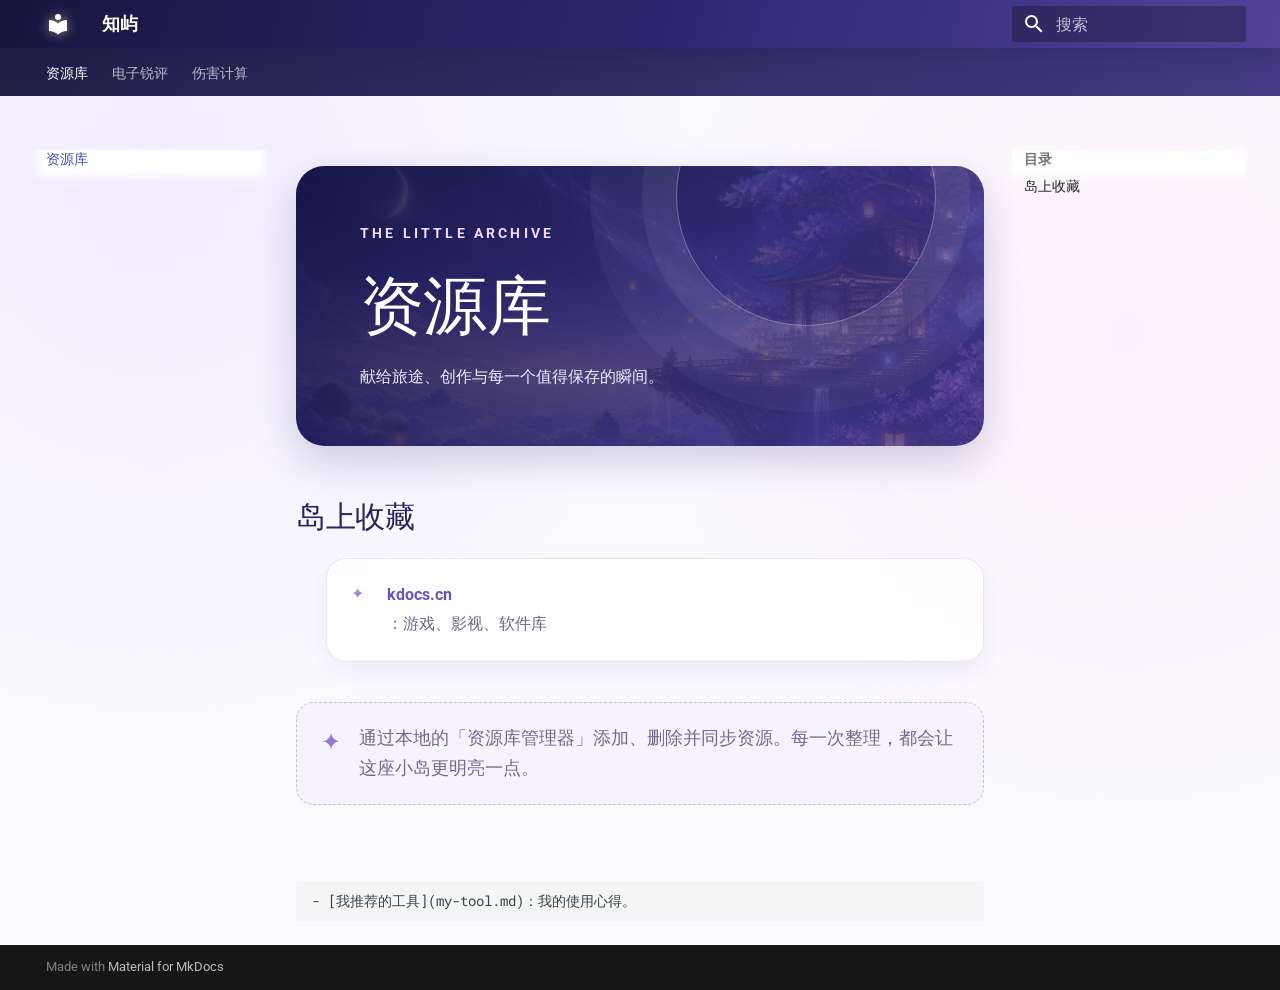
<file: resources/index.html>
<!doctype html>
<html lang="zh" class="no-js">
  <head>
    
      <meta charset="utf-8">
      <meta name="viewport" content="width=device-width,initial-scale=1">
      
        <meta name="description" content="知识与好资源的收藏小岛">
      
      
      
      
      
        <link rel="next" href="../reviews/">
      
      
        
      
      
      <link rel="icon" href="../assets/images/favicon.png">
      <meta name="generator" content="mkdocs-1.6.1, mkdocs-material-9.7.7">
    
    
      
        <title>资源库 - 知屿</title>
      
    
    
      <link rel="stylesheet" href="../assets/stylesheets/main.ec1eaa64.min.css">
      
        
        <link rel="stylesheet" href="../assets/stylesheets/palette.ab4e12ef.min.css">
      
      


    
    
      
    
    
      
        
        
        <link rel="preconnect" href="https://fonts.gstatic.com" crossorigin>
        <link rel="stylesheet" href="https://fonts.googleapis.com/css?family=Roboto:300,300i,400,400i,700,700i%7CRoboto+Mono:400,400i,700,700i&display=fallback">
        <style>:root{--md-text-font:"Roboto";--md-code-font:"Roboto Mono"}</style>
      
    
    
      <link rel="stylesheet" href="../stylesheets/extra.css">
    
    <script>__md_scope=new URL("..",location),__md_hash=e=>[...e].reduce(((e,_)=>(e<<5)-e+_.charCodeAt(0)),0),__md_get=(e,_=localStorage,t=__md_scope)=>JSON.parse(_.getItem(t.pathname+"."+e)),__md_set=(e,_,t=localStorage,a=__md_scope)=>{try{t.setItem(a.pathname+"."+e,JSON.stringify(_))}catch(e){}}</script>
    
      

    
    
  </head>
  
  
    
    
    
    
    
    <body dir="ltr" data-md-color-scheme="default" data-md-color-primary="indigo" data-md-color-accent="deep-purple">
  
    
    <input class="md-toggle" data-md-toggle="drawer" type="checkbox" id="__drawer" autocomplete="off">
    <input class="md-toggle" data-md-toggle="search" type="checkbox" id="__search" autocomplete="off">
    <label class="md-overlay" for="__drawer"></label>
    <div data-md-component="skip">
      
        
        <a href="#_1" class="md-skip">
          跳转至
        </a>
      
    </div>
    <div data-md-component="announce">
      
    </div>
    
    
      

<header class="md-header" data-md-component="header">
  <nav class="md-header__inner md-grid" aria-label="页眉">
    <a href=".." title="知屿" class="md-header__button md-logo" aria-label="知屿" data-md-component="logo">
      
  
  <svg xmlns="http://www.w3.org/2000/svg" viewBox="0 0 24 24"><path d="M12 8a3 3 0 0 0 3-3 3 3 0 0 0-3-3 3 3 0 0 0-3 3 3 3 0 0 0 3 3m0 3.54C9.64 9.35 6.5 8 3 8v11c3.5 0 6.64 1.35 9 3.54 2.36-2.19 5.5-3.54 9-3.54V8c-3.5 0-6.64 1.35-9 3.54"/></svg>

    </a>
    <label class="md-header__button md-icon" for="__drawer">
      
      <svg xmlns="http://www.w3.org/2000/svg" viewBox="0 0 24 24"><path d="M3 6h18v2H3zm0 5h18v2H3zm0 5h18v2H3z"/></svg>
    </label>
    <div class="md-header__title" data-md-component="header-title">
      <div class="md-header__ellipsis">
        <div class="md-header__topic">
          <span class="md-ellipsis">
            知屿
          </span>
        </div>
        <div class="md-header__topic" data-md-component="header-topic">
          <span class="md-ellipsis">
            
              资源库
            
          </span>
        </div>
      </div>
    </div>
    
      
    
    
    
    
      
      
        <label class="md-header__button md-icon" for="__search">
          
          <svg xmlns="http://www.w3.org/2000/svg" viewBox="0 0 24 24"><path d="M9.5 3A6.5 6.5 0 0 1 16 9.5c0 1.61-.59 3.09-1.56 4.23l.27.27h.79l5 5-1.5 1.5-5-5v-.79l-.27-.27A6.52 6.52 0 0 1 9.5 16 6.5 6.5 0 0 1 3 9.5 6.5 6.5 0 0 1 9.5 3m0 2C7 5 5 7 5 9.5S7 14 9.5 14 14 12 14 9.5 12 5 9.5 5"/></svg>
        </label>
        <div class="md-search" data-md-component="search" role="dialog">
  <label class="md-search__overlay" for="__search"></label>
  <div class="md-search__inner" role="search">
    <form class="md-search__form" name="search">
      <input type="text" class="md-search__input" name="query" aria-label="搜索" placeholder="搜索" autocapitalize="off" autocorrect="off" autocomplete="off" spellcheck="false" data-md-component="search-query" required>
      <label class="md-search__icon md-icon" for="__search">
        
        <svg xmlns="http://www.w3.org/2000/svg" viewBox="0 0 24 24"><path d="M9.5 3A6.5 6.5 0 0 1 16 9.5c0 1.61-.59 3.09-1.56 4.23l.27.27h.79l5 5-1.5 1.5-5-5v-.79l-.27-.27A6.52 6.52 0 0 1 9.5 16 6.5 6.5 0 0 1 3 9.5 6.5 6.5 0 0 1 9.5 3m0 2C7 5 5 7 5 9.5S7 14 9.5 14 14 12 14 9.5 12 5 9.5 5"/></svg>
        
        <svg xmlns="http://www.w3.org/2000/svg" viewBox="0 0 24 24"><path d="M20 11v2H8l5.5 5.5-1.42 1.42L4.16 12l7.92-7.92L13.5 5.5 8 11z"/></svg>
      </label>
      <nav class="md-search__options" aria-label="查找">
        
        <button type="reset" class="md-search__icon md-icon" title="清空当前内容" aria-label="清空当前内容" tabindex="-1">
          
          <svg xmlns="http://www.w3.org/2000/svg" viewBox="0 0 24 24"><path d="M19 6.41 17.59 5 12 10.59 6.41 5 5 6.41 10.59 12 5 17.59 6.41 19 12 13.41 17.59 19 19 17.59 13.41 12z"/></svg>
        </button>
      </nav>
      
    </form>
    <div class="md-search__output">
      <div class="md-search__scrollwrap" tabindex="0" data-md-scrollfix>
        <div class="md-search-result" data-md-component="search-result">
          <div class="md-search-result__meta">
            正在初始化搜索引擎
          </div>
          <ol class="md-search-result__list" role="presentation"></ol>
        </div>
      </div>
    </div>
  </div>
</div>
      
    
    
  </nav>
  
</header>
    
    <div class="md-container" data-md-component="container">
      
      
        
          
            
<nav class="md-tabs" aria-label="标签" data-md-component="tabs">
  <div class="md-grid">
    <ul class="md-tabs__list">
      
        
  
  
  
    
  
  
    <li class="md-tabs__item md-tabs__item--active">
      <a href="./" class="md-tabs__link">
        
  
  
    
  
  资源库

      </a>
    </li>
  

      
        
  
  
  
  
    <li class="md-tabs__item">
      <a href="../reviews/" class="md-tabs__link">
        
  
  
    
  
  电子锐评

      </a>
    </li>
  

      
        
  
  
  
  
    <li class="md-tabs__item">
      <a href="../damage/" class="md-tabs__link">
        
  
  
    
  
  伤害计算

      </a>
    </li>
  

      
    </ul>
  </div>
</nav>
          
        
      
      <main class="md-main" data-md-component="main">
        <div class="md-main__inner md-grid">
          
            
              
              <div class="md-sidebar md-sidebar--primary" data-md-component="sidebar" data-md-type="navigation" >
                <div class="md-sidebar__scrollwrap">
                  <div class="md-sidebar__inner">
                    


  


<nav class="md-nav md-nav--primary md-nav--lifted" aria-label="导航栏" data-md-level="0">
  <label class="md-nav__title" for="__drawer">
    <a href=".." title="知屿" class="md-nav__button md-logo" aria-label="知屿" data-md-component="logo">
      
  
  <svg xmlns="http://www.w3.org/2000/svg" viewBox="0 0 24 24"><path d="M12 8a3 3 0 0 0 3-3 3 3 0 0 0-3-3 3 3 0 0 0-3 3 3 3 0 0 0 3 3m0 3.54C9.64 9.35 6.5 8 3 8v11c3.5 0 6.64 1.35 9 3.54 2.36-2.19 5.5-3.54 9-3.54V8c-3.5 0-6.64 1.35-9 3.54"/></svg>

    </a>
    知屿
  </label>
  
  <ul class="md-nav__list" data-md-scrollfix>
    
      
      
  
  
    
  
  
  
    <li class="md-nav__item md-nav__item--active">
      
      <input class="md-nav__toggle md-toggle" type="checkbox" id="__toc">
      
      
        
      
      
        <label class="md-nav__link md-nav__link--active" for="__toc">
          
  
  
  <span class="md-ellipsis">
    
  
    资源库
  

    
  </span>
  
  

          <span class="md-nav__icon md-icon"></span>
        </label>
      
      <a href="./" class="md-nav__link md-nav__link--active">
        
  
  
  <span class="md-ellipsis">
    
  
    资源库
  

    
  </span>
  
  

      </a>
      
        

<nav class="md-nav md-nav--secondary" aria-label="目录">
  
  
  
    
  
  
    <label class="md-nav__title" for="__toc">
      <span class="md-nav__icon md-icon"></span>
      目录
    </label>
    <ul class="md-nav__list" data-md-component="toc" data-md-scrollfix>
      
        <li class="md-nav__item">
  <a href="#_2" class="md-nav__link">
    <span class="md-ellipsis">
      
        岛上收藏
      
    </span>
  </a>
  
</li>
      
    </ul>
  
</nav>
      
    </li>
  

    
      
      
  
  
  
  
    <li class="md-nav__item">
      <a href="../reviews/" class="md-nav__link">
        
  
  
  <span class="md-ellipsis">
    
  
    电子锐评
  

    
  </span>
  
  

      </a>
    </li>
  

    
      
      
  
  
  
  
    <li class="md-nav__item">
      <a href="../damage/" class="md-nav__link">
        
  
  
  <span class="md-ellipsis">
    
  
    伤害计算
  

    
  </span>
  
  

      </a>
    </li>
  

    
  </ul>
</nav>
                  </div>
                </div>
              </div>
            
            
              
              <div class="md-sidebar md-sidebar--secondary" data-md-component="sidebar" data-md-type="toc" >
                <div class="md-sidebar__scrollwrap">
                  <div class="md-sidebar__inner">
                    

<nav class="md-nav md-nav--secondary" aria-label="目录">
  
  
  
    
  
  
    <label class="md-nav__title" for="__toc">
      <span class="md-nav__icon md-icon"></span>
      目录
    </label>
    <ul class="md-nav__list" data-md-component="toc" data-md-scrollfix>
      
        <li class="md-nav__item">
  <a href="#_2" class="md-nav__link">
    <span class="md-ellipsis">
      
        岛上收藏
      
    </span>
  </a>
  
</li>
      
    </ul>
  
</nav>
                  </div>
                </div>
              </div>
            
          
          
            <div class="md-content" data-md-component="content">
              
              <article class="md-content__inner md-typeset">
                
                  



<div class="resource-library">
<div class="resource-banner">
<p class="section-kicker">THE LITTLE ARCHIVE</p>
<h1 id="_1">资源库</h1>
<p>献给旅途、创作与每一个值得保存的瞬间。</p>
</div>
<h2 id="_2">岛上收藏</h2>
<div class="resource-grid">
<!-- RESOURCE_MANAGER_START -->
<ul>
<li><a href="https://www.kdocs.cn/l/cvddWLY5Dvef">kdocs.cn</a>：游戏、影视、软件库</li>
</ul>
<!-- RESOURCE_MANAGER_END -->
</div>
<div class="resource-note">
  <span>✦</span>
  <p>通过本地的「资源库管理器」添加、删除并同步资源。每一次整理，都会让这座小岛更明亮一点。</p>
</div>
</div>
<pre><code class="language-markdown">- [我推荐的工具](my-tool.md)：我的使用心得。
</code></pre>












                
              </article>
            </div>
          
          
<script>var target=document.getElementById(location.hash.slice(1));target&&target.name&&(target.checked=target.name.startsWith("__tabbed_"))</script>
        </div>
        
          <button type="button" class="md-top md-icon" data-md-component="top" hidden>
  
  <svg xmlns="http://www.w3.org/2000/svg" viewBox="0 0 24 24"><path d="M13 20h-2V8l-5.5 5.5-1.42-1.42L12 4.16l7.92 7.92-1.42 1.42L13 8z"/></svg>
  回到页面顶部
</button>
        
      </main>
      
        <footer class="md-footer">
  
  <div class="md-footer-meta md-typeset">
    <div class="md-footer-meta__inner md-grid">
      <div class="md-copyright">
  
  
    Made with
    <a href="https://squidfunk.github.io/mkdocs-material/" target="_blank" rel="noopener">
      Material for MkDocs
    </a>
  
</div>
      
    </div>
  </div>
</footer>
      
    </div>
    <div class="md-dialog" data-md-component="dialog">
      <div class="md-dialog__inner md-typeset"></div>
    </div>
    
    
    
      
      
      <script id="__config" type="application/json">{"annotate": null, "base": "..", "features": ["navigation.tabs", "navigation.top"], "search": "../assets/javascripts/workers/search.2c215733.min.js", "tags": null, "translations": {"clipboard.copied": "\u5df2\u590d\u5236", "clipboard.copy": "\u590d\u5236", "search.result.more.one": "\u5728\u8be5\u9875\u4e0a\u8fd8\u6709 1 \u4e2a\u7b26\u5408\u6761\u4ef6\u7684\u7ed3\u679c", "search.result.more.other": "\u5728\u8be5\u9875\u4e0a\u8fd8\u6709 # \u4e2a\u7b26\u5408\u6761\u4ef6\u7684\u7ed3\u679c", "search.result.none": "\u6ca1\u6709\u627e\u5230\u7b26\u5408\u6761\u4ef6\u7684\u7ed3\u679c", "search.result.one": "\u627e\u5230 1 \u4e2a\u7b26\u5408\u6761\u4ef6\u7684\u7ed3\u679c", "search.result.other": "# \u4e2a\u7b26\u5408\u6761\u4ef6\u7684\u7ed3\u679c", "search.result.placeholder": "\u952e\u5165\u4ee5\u5f00\u59cb\u641c\u7d22", "search.result.term.missing": "\u7f3a\u5c11", "select.version": "\u9009\u62e9\u5f53\u524d\u7248\u672c"}, "version": null}</script>
    
    
      <script src="../assets/javascripts/bundle.d7400e89.min.js"></script>
      
    
  </body>
</html>
</file>
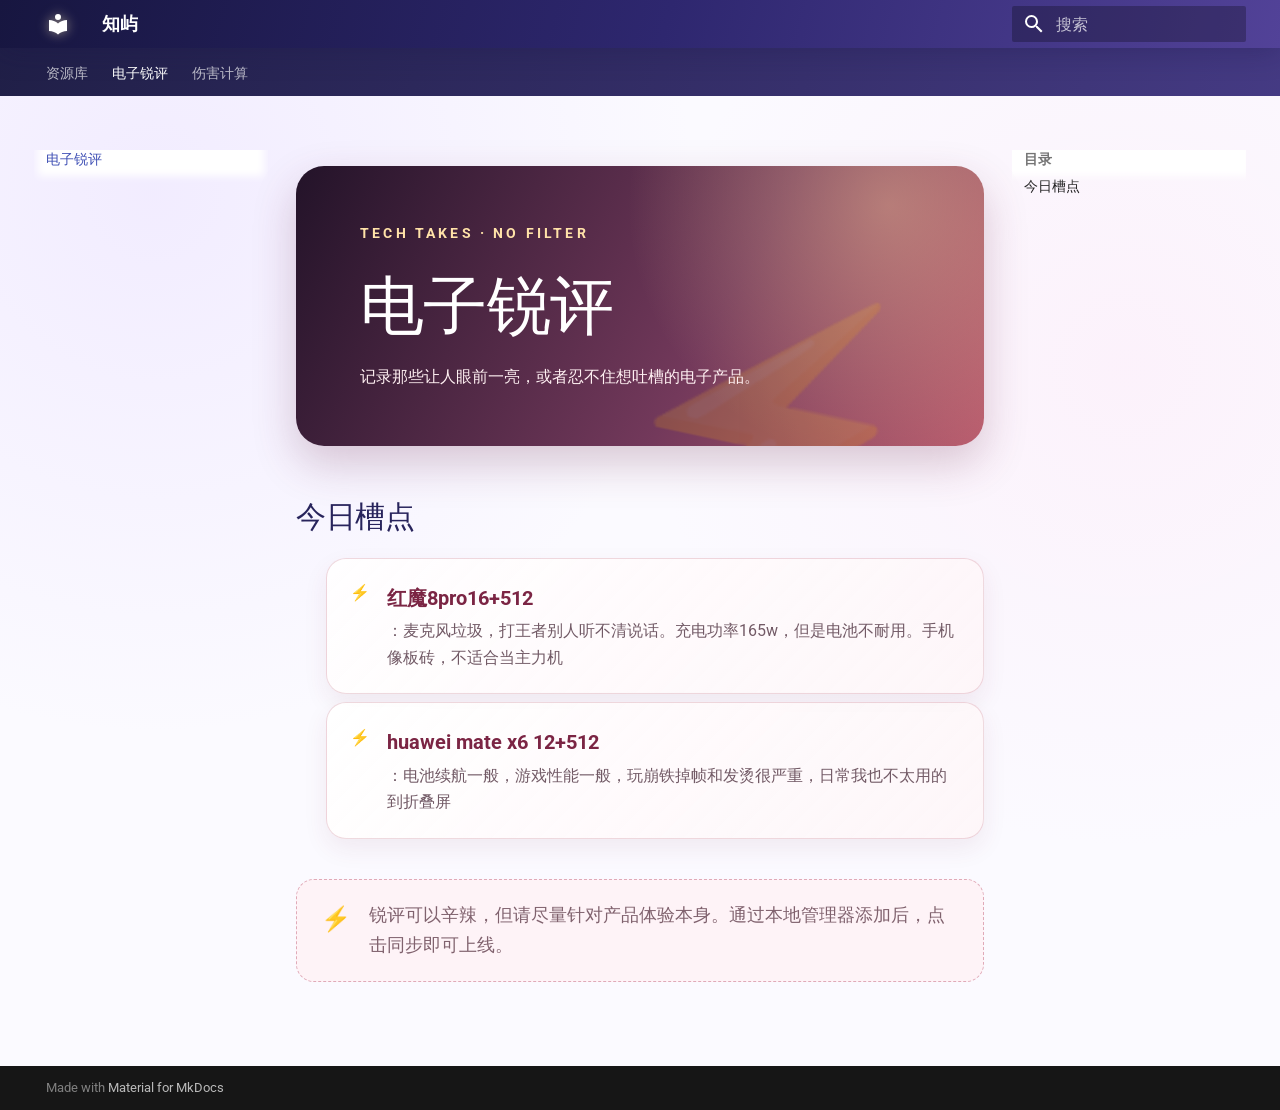
<file: reviews/index.html>
<!doctype html>
<html lang="zh" class="no-js">
  <head>
    
      <meta charset="utf-8">
      <meta name="viewport" content="width=device-width,initial-scale=1">
      
        <meta name="description" content="知识与好资源的收藏小岛">
      
      
      
      
        <link rel="prev" href="../resources/">
      
      
        <link rel="next" href="../damage/">
      
      
        
      
      
      <link rel="icon" href="../assets/images/favicon.png">
      <meta name="generator" content="mkdocs-1.6.1, mkdocs-material-9.7.7">
    
    
      
        <title>电子锐评 - 知屿</title>
      
    
    
      <link rel="stylesheet" href="../assets/stylesheets/main.ec1eaa64.min.css">
      
        
        <link rel="stylesheet" href="../assets/stylesheets/palette.ab4e12ef.min.css">
      
      


    
    
      
    
    
      
        
        
        <link rel="preconnect" href="https://fonts.gstatic.com" crossorigin>
        <link rel="stylesheet" href="https://fonts.googleapis.com/css?family=Roboto:300,300i,400,400i,700,700i%7CRoboto+Mono:400,400i,700,700i&display=fallback">
        <style>:root{--md-text-font:"Roboto";--md-code-font:"Roboto Mono"}</style>
      
    
    
      <link rel="stylesheet" href="../stylesheets/extra.css">
    
    <script>__md_scope=new URL("..",location),__md_hash=e=>[...e].reduce(((e,_)=>(e<<5)-e+_.charCodeAt(0)),0),__md_get=(e,_=localStorage,t=__md_scope)=>JSON.parse(_.getItem(t.pathname+"."+e)),__md_set=(e,_,t=localStorage,a=__md_scope)=>{try{t.setItem(a.pathname+"."+e,JSON.stringify(_))}catch(e){}}</script>
    
      

    
    
  </head>
  
  
    
    
    
    
    
    <body dir="ltr" data-md-color-scheme="default" data-md-color-primary="indigo" data-md-color-accent="deep-purple">
  
    
    <input class="md-toggle" data-md-toggle="drawer" type="checkbox" id="__drawer" autocomplete="off">
    <input class="md-toggle" data-md-toggle="search" type="checkbox" id="__search" autocomplete="off">
    <label class="md-overlay" for="__drawer"></label>
    <div data-md-component="skip">
      
        
        <a href="#_1" class="md-skip">
          跳转至
        </a>
      
    </div>
    <div data-md-component="announce">
      
    </div>
    
    
      

<header class="md-header" data-md-component="header">
  <nav class="md-header__inner md-grid" aria-label="页眉">
    <a href=".." title="知屿" class="md-header__button md-logo" aria-label="知屿" data-md-component="logo">
      
  
  <svg xmlns="http://www.w3.org/2000/svg" viewBox="0 0 24 24"><path d="M12 8a3 3 0 0 0 3-3 3 3 0 0 0-3-3 3 3 0 0 0-3 3 3 3 0 0 0 3 3m0 3.54C9.64 9.35 6.5 8 3 8v11c3.5 0 6.64 1.35 9 3.54 2.36-2.19 5.5-3.54 9-3.54V8c-3.5 0-6.64 1.35-9 3.54"/></svg>

    </a>
    <label class="md-header__button md-icon" for="__drawer">
      
      <svg xmlns="http://www.w3.org/2000/svg" viewBox="0 0 24 24"><path d="M3 6h18v2H3zm0 5h18v2H3zm0 5h18v2H3z"/></svg>
    </label>
    <div class="md-header__title" data-md-component="header-title">
      <div class="md-header__ellipsis">
        <div class="md-header__topic">
          <span class="md-ellipsis">
            知屿
          </span>
        </div>
        <div class="md-header__topic" data-md-component="header-topic">
          <span class="md-ellipsis">
            
              电子锐评
            
          </span>
        </div>
      </div>
    </div>
    
      
    
    
    
    
      
      
        <label class="md-header__button md-icon" for="__search">
          
          <svg xmlns="http://www.w3.org/2000/svg" viewBox="0 0 24 24"><path d="M9.5 3A6.5 6.5 0 0 1 16 9.5c0 1.61-.59 3.09-1.56 4.23l.27.27h.79l5 5-1.5 1.5-5-5v-.79l-.27-.27A6.52 6.52 0 0 1 9.5 16 6.5 6.5 0 0 1 3 9.5 6.5 6.5 0 0 1 9.5 3m0 2C7 5 5 7 5 9.5S7 14 9.5 14 14 12 14 9.5 12 5 9.5 5"/></svg>
        </label>
        <div class="md-search" data-md-component="search" role="dialog">
  <label class="md-search__overlay" for="__search"></label>
  <div class="md-search__inner" role="search">
    <form class="md-search__form" name="search">
      <input type="text" class="md-search__input" name="query" aria-label="搜索" placeholder="搜索" autocapitalize="off" autocorrect="off" autocomplete="off" spellcheck="false" data-md-component="search-query" required>
      <label class="md-search__icon md-icon" for="__search">
        
        <svg xmlns="http://www.w3.org/2000/svg" viewBox="0 0 24 24"><path d="M9.5 3A6.5 6.5 0 0 1 16 9.5c0 1.61-.59 3.09-1.56 4.23l.27.27h.79l5 5-1.5 1.5-5-5v-.79l-.27-.27A6.52 6.52 0 0 1 9.5 16 6.5 6.5 0 0 1 3 9.5 6.5 6.5 0 0 1 9.5 3m0 2C7 5 5 7 5 9.5S7 14 9.5 14 14 12 14 9.5 12 5 9.5 5"/></svg>
        
        <svg xmlns="http://www.w3.org/2000/svg" viewBox="0 0 24 24"><path d="M20 11v2H8l5.5 5.5-1.42 1.42L4.16 12l7.92-7.92L13.5 5.5 8 11z"/></svg>
      </label>
      <nav class="md-search__options" aria-label="查找">
        
        <button type="reset" class="md-search__icon md-icon" title="清空当前内容" aria-label="清空当前内容" tabindex="-1">
          
          <svg xmlns="http://www.w3.org/2000/svg" viewBox="0 0 24 24"><path d="M19 6.41 17.59 5 12 10.59 6.41 5 5 6.41 10.59 12 5 17.59 6.41 19 12 13.41 17.59 19 19 17.59 13.41 12z"/></svg>
        </button>
      </nav>
      
    </form>
    <div class="md-search__output">
      <div class="md-search__scrollwrap" tabindex="0" data-md-scrollfix>
        <div class="md-search-result" data-md-component="search-result">
          <div class="md-search-result__meta">
            正在初始化搜索引擎
          </div>
          <ol class="md-search-result__list" role="presentation"></ol>
        </div>
      </div>
    </div>
  </div>
</div>
      
    
    
  </nav>
  
</header>
    
    <div class="md-container" data-md-component="container">
      
      
        
          
            
<nav class="md-tabs" aria-label="标签" data-md-component="tabs">
  <div class="md-grid">
    <ul class="md-tabs__list">
      
        
  
  
  
  
    <li class="md-tabs__item">
      <a href="../resources/" class="md-tabs__link">
        
  
  
    
  
  资源库

      </a>
    </li>
  

      
        
  
  
  
    
  
  
    <li class="md-tabs__item md-tabs__item--active">
      <a href="./" class="md-tabs__link">
        
  
  
    
  
  电子锐评

      </a>
    </li>
  

      
        
  
  
  
  
    <li class="md-tabs__item">
      <a href="../damage/" class="md-tabs__link">
        
  
  
    
  
  伤害计算

      </a>
    </li>
  

      
    </ul>
  </div>
</nav>
          
        
      
      <main class="md-main" data-md-component="main">
        <div class="md-main__inner md-grid">
          
            
              
              <div class="md-sidebar md-sidebar--primary" data-md-component="sidebar" data-md-type="navigation" >
                <div class="md-sidebar__scrollwrap">
                  <div class="md-sidebar__inner">
                    


  


<nav class="md-nav md-nav--primary md-nav--lifted" aria-label="导航栏" data-md-level="0">
  <label class="md-nav__title" for="__drawer">
    <a href=".." title="知屿" class="md-nav__button md-logo" aria-label="知屿" data-md-component="logo">
      
  
  <svg xmlns="http://www.w3.org/2000/svg" viewBox="0 0 24 24"><path d="M12 8a3 3 0 0 0 3-3 3 3 0 0 0-3-3 3 3 0 0 0-3 3 3 3 0 0 0 3 3m0 3.54C9.64 9.35 6.5 8 3 8v11c3.5 0 6.64 1.35 9 3.54 2.36-2.19 5.5-3.54 9-3.54V8c-3.5 0-6.64 1.35-9 3.54"/></svg>

    </a>
    知屿
  </label>
  
  <ul class="md-nav__list" data-md-scrollfix>
    
      
      
  
  
  
  
    <li class="md-nav__item">
      <a href="../resources/" class="md-nav__link">
        
  
  
  <span class="md-ellipsis">
    
  
    资源库
  

    
  </span>
  
  

      </a>
    </li>
  

    
      
      
  
  
    
  
  
  
    <li class="md-nav__item md-nav__item--active">
      
      <input class="md-nav__toggle md-toggle" type="checkbox" id="__toc">
      
      
        
      
      
        <label class="md-nav__link md-nav__link--active" for="__toc">
          
  
  
  <span class="md-ellipsis">
    
  
    电子锐评
  

    
  </span>
  
  

          <span class="md-nav__icon md-icon"></span>
        </label>
      
      <a href="./" class="md-nav__link md-nav__link--active">
        
  
  
  <span class="md-ellipsis">
    
  
    电子锐评
  

    
  </span>
  
  

      </a>
      
        

<nav class="md-nav md-nav--secondary" aria-label="目录">
  
  
  
    
  
  
    <label class="md-nav__title" for="__toc">
      <span class="md-nav__icon md-icon"></span>
      目录
    </label>
    <ul class="md-nav__list" data-md-component="toc" data-md-scrollfix>
      
        <li class="md-nav__item">
  <a href="#_2" class="md-nav__link">
    <span class="md-ellipsis">
      
        今日槽点
      
    </span>
  </a>
  
</li>
      
    </ul>
  
</nav>
      
    </li>
  

    
      
      
  
  
  
  
    <li class="md-nav__item">
      <a href="../damage/" class="md-nav__link">
        
  
  
  <span class="md-ellipsis">
    
  
    伤害计算
  

    
  </span>
  
  

      </a>
    </li>
  

    
  </ul>
</nav>
                  </div>
                </div>
              </div>
            
            
              
              <div class="md-sidebar md-sidebar--secondary" data-md-component="sidebar" data-md-type="toc" >
                <div class="md-sidebar__scrollwrap">
                  <div class="md-sidebar__inner">
                    

<nav class="md-nav md-nav--secondary" aria-label="目录">
  
  
  
    
  
  
    <label class="md-nav__title" for="__toc">
      <span class="md-nav__icon md-icon"></span>
      目录
    </label>
    <ul class="md-nav__list" data-md-component="toc" data-md-scrollfix>
      
        <li class="md-nav__item">
  <a href="#_2" class="md-nav__link">
    <span class="md-ellipsis">
      
        今日槽点
      
    </span>
  </a>
  
</li>
      
    </ul>
  
</nav>
                  </div>
                </div>
              </div>
            
          
          
            <div class="md-content" data-md-component="content">
              
              <article class="md-content__inner md-typeset">
                
                  



<div class="reviews-library">
<div class="review-banner">
<p class="section-kicker">TECH TAKES · NO FILTER</p>
<h1 id="_1">电子锐评</h1>
<p>记录那些让人眼前一亮，或者忍不住想吐槽的电子产品。</p>
</div>
<h2 id="_2">今日槽点</h2>
<div class="review-list">
<!-- REVIEW_MANAGER_START -->
<ul>
<li><strong>红魔8pro16+512</strong>：麦克风垃圾，打王者别人听不清说话。充电功率165w，但是电池不耐用。手机像板砖，不适合当主力机</li>
<li><strong>huawei mate x6 12+512</strong>：电池续航一般，游戏性能一般，玩崩铁掉帧和发烫很严重，日常我也不太用的到折叠屏</li>
</ul>
<!-- REVIEW_MANAGER_END -->
</div>
<div class="review-note">
  <span>⚡</span>
  <p>锐评可以辛辣，但请尽量针对产品体验本身。通过本地管理器添加后，点击同步即可上线。</p>
</div>
</div>












                
              </article>
            </div>
          
          
<script>var target=document.getElementById(location.hash.slice(1));target&&target.name&&(target.checked=target.name.startsWith("__tabbed_"))</script>
        </div>
        
          <button type="button" class="md-top md-icon" data-md-component="top" hidden>
  
  <svg xmlns="http://www.w3.org/2000/svg" viewBox="0 0 24 24"><path d="M13 20h-2V8l-5.5 5.5-1.42-1.42L12 4.16l7.92 7.92-1.42 1.42L13 8z"/></svg>
  回到页面顶部
</button>
        
      </main>
      
        <footer class="md-footer">
  
  <div class="md-footer-meta md-typeset">
    <div class="md-footer-meta__inner md-grid">
      <div class="md-copyright">
  
  
    Made with
    <a href="https://squidfunk.github.io/mkdocs-material/" target="_blank" rel="noopener">
      Material for MkDocs
    </a>
  
</div>
      
    </div>
  </div>
</footer>
      
    </div>
    <div class="md-dialog" data-md-component="dialog">
      <div class="md-dialog__inner md-typeset"></div>
    </div>
    
    
    
      
      
      <script id="__config" type="application/json">{"annotate": null, "base": "..", "features": ["navigation.tabs", "navigation.top"], "search": "../assets/javascripts/workers/search.2c215733.min.js", "tags": null, "translations": {"clipboard.copied": "\u5df2\u590d\u5236", "clipboard.copy": "\u590d\u5236", "search.result.more.one": "\u5728\u8be5\u9875\u4e0a\u8fd8\u6709 1 \u4e2a\u7b26\u5408\u6761\u4ef6\u7684\u7ed3\u679c", "search.result.more.other": "\u5728\u8be5\u9875\u4e0a\u8fd8\u6709 # \u4e2a\u7b26\u5408\u6761\u4ef6\u7684\u7ed3\u679c", "search.result.none": "\u6ca1\u6709\u627e\u5230\u7b26\u5408\u6761\u4ef6\u7684\u7ed3\u679c", "search.result.one": "\u627e\u5230 1 \u4e2a\u7b26\u5408\u6761\u4ef6\u7684\u7ed3\u679c", "search.result.other": "# \u4e2a\u7b26\u5408\u6761\u4ef6\u7684\u7ed3\u679c", "search.result.placeholder": "\u952e\u5165\u4ee5\u5f00\u59cb\u641c\u7d22", "search.result.term.missing": "\u7f3a\u5c11", "select.version": "\u9009\u62e9\u5f53\u524d\u7248\u672c"}, "version": null}</script>
    
    
      <script src="../assets/javascripts/bundle.d7400e89.min.js"></script>
      
    
  </body>
</html>
</file>
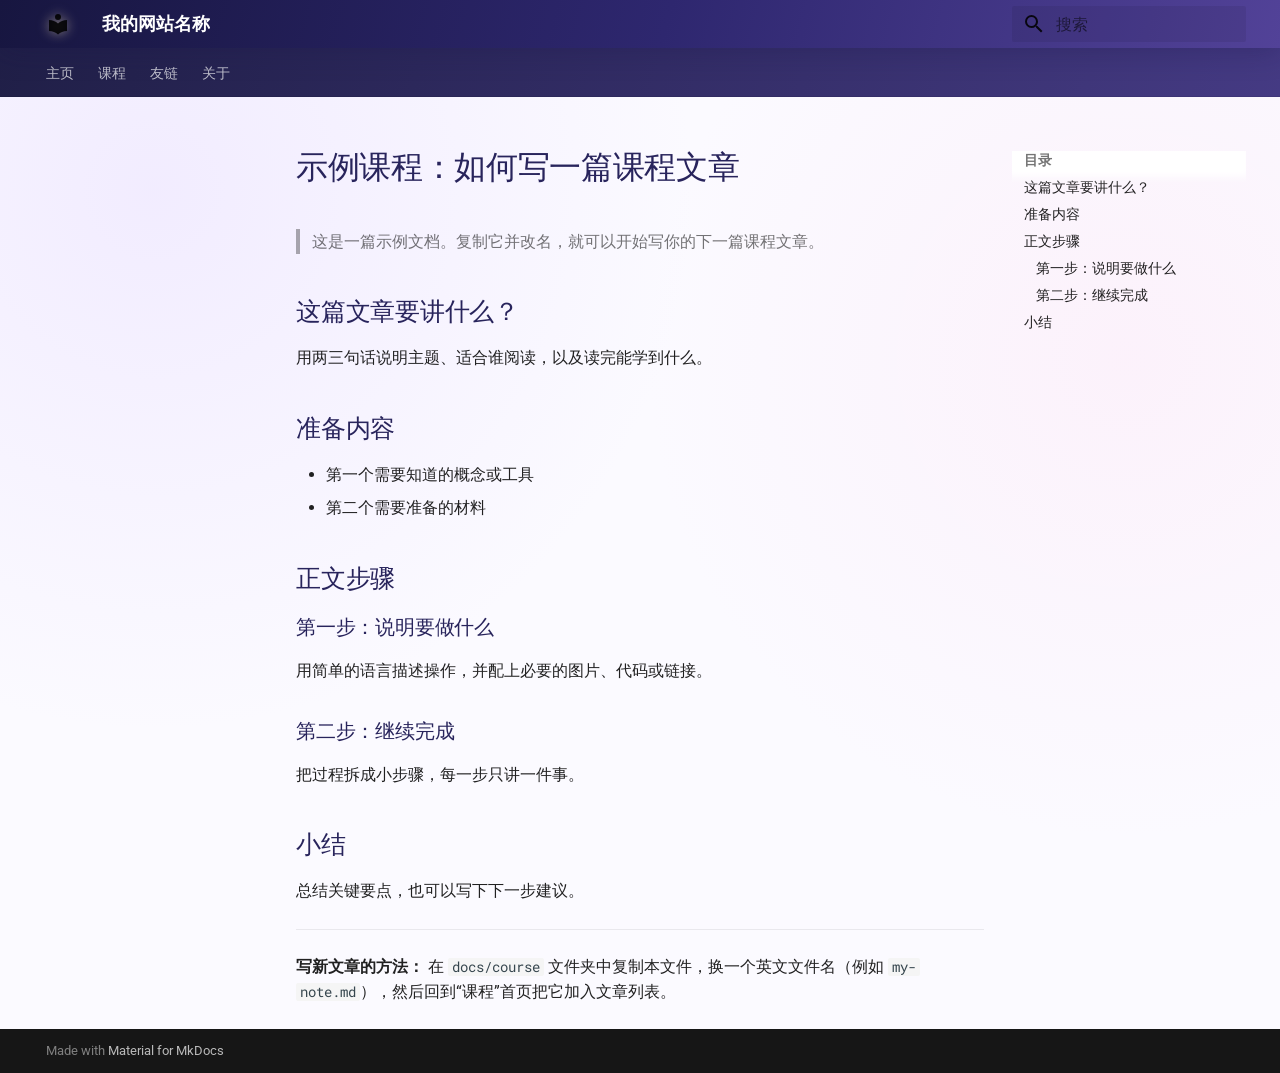
<file: course/example/index.html>
<!doctype html>
<html lang="zh" class="no-js">
  <head>
    
      <meta charset="utf-8">
      <meta name="viewport" content="width=device-width,initial-scale=1">
      
        <meta name="description" content="一个简洁的个人网站">
      
      
      
      
      
      
        
      
      
      <link rel="icon" href="../../assets/images/favicon.png">
      <meta name="generator" content="mkdocs-1.6.1, mkdocs-material-9.7.7">
    
    
      
        <title>示例课程：如何写一篇课程文章 - 我的网站名称</title>
      
    
    
      <link rel="stylesheet" href="../../assets/stylesheets/main.ec1eaa64.min.css">
      
        
        <link rel="stylesheet" href="../../assets/stylesheets/palette.ab4e12ef.min.css">
      
      


    
    
      
    
    
      
        
        
        <link rel="preconnect" href="https://fonts.gstatic.com" crossorigin>
        <link rel="stylesheet" href="https://fonts.googleapis.com/css?family=Roboto:300,300i,400,400i,700,700i%7CRoboto+Mono:400,400i,700,700i&display=fallback">
        <style>:root{--md-text-font:"Roboto";--md-code-font:"Roboto Mono"}</style>
      
    
    
      <link rel="stylesheet" href="../../stylesheets/extra.css">
    
    <script>__md_scope=new URL("../..",location),__md_hash=e=>[...e].reduce(((e,_)=>(e<<5)-e+_.charCodeAt(0)),0),__md_get=(e,_=localStorage,t=__md_scope)=>JSON.parse(_.getItem(t.pathname+"."+e)),__md_set=(e,_,t=localStorage,a=__md_scope)=>{try{t.setItem(a.pathname+"."+e,JSON.stringify(_))}catch(e){}}</script>
    
      

    
    
  </head>
  
  
    
    
    
    
    
    <body dir="ltr" data-md-color-scheme="default" data-md-color-primary="white" data-md-color-accent="blue">
  
    
    <input class="md-toggle" data-md-toggle="drawer" type="checkbox" id="__drawer" autocomplete="off">
    <input class="md-toggle" data-md-toggle="search" type="checkbox" id="__search" autocomplete="off">
    <label class="md-overlay" for="__drawer"></label>
    <div data-md-component="skip">
      
        
        <a href="#_1" class="md-skip">
          跳转至
        </a>
      
    </div>
    <div data-md-component="announce">
      
    </div>
    
    
      

<header class="md-header" data-md-component="header">
  <nav class="md-header__inner md-grid" aria-label="页眉">
    <a href="../.." title="我的网站名称" class="md-header__button md-logo" aria-label="我的网站名称" data-md-component="logo">
      
  
  <svg xmlns="http://www.w3.org/2000/svg" viewBox="0 0 24 24"><path d="M12 8a3 3 0 0 0 3-3 3 3 0 0 0-3-3 3 3 0 0 0-3 3 3 3 0 0 0 3 3m0 3.54C9.64 9.35 6.5 8 3 8v11c3.5 0 6.64 1.35 9 3.54 2.36-2.19 5.5-3.54 9-3.54V8c-3.5 0-6.64 1.35-9 3.54"/></svg>

    </a>
    <label class="md-header__button md-icon" for="__drawer">
      
      <svg xmlns="http://www.w3.org/2000/svg" viewBox="0 0 24 24"><path d="M3 6h18v2H3zm0 5h18v2H3zm0 5h18v2H3z"/></svg>
    </label>
    <div class="md-header__title" data-md-component="header-title">
      <div class="md-header__ellipsis">
        <div class="md-header__topic">
          <span class="md-ellipsis">
            我的网站名称
          </span>
        </div>
        <div class="md-header__topic" data-md-component="header-topic">
          <span class="md-ellipsis">
            
              示例课程：如何写一篇课程文章
            
          </span>
        </div>
      </div>
    </div>
    
      
    
    
    
    
      
      
        <label class="md-header__button md-icon" for="__search">
          
          <svg xmlns="http://www.w3.org/2000/svg" viewBox="0 0 24 24"><path d="M9.5 3A6.5 6.5 0 0 1 16 9.5c0 1.61-.59 3.09-1.56 4.23l.27.27h.79l5 5-1.5 1.5-5-5v-.79l-.27-.27A6.52 6.52 0 0 1 9.5 16 6.5 6.5 0 0 1 3 9.5 6.5 6.5 0 0 1 9.5 3m0 2C7 5 5 7 5 9.5S7 14 9.5 14 14 12 14 9.5 12 5 9.5 5"/></svg>
        </label>
        <div class="md-search" data-md-component="search" role="dialog">
  <label class="md-search__overlay" for="__search"></label>
  <div class="md-search__inner" role="search">
    <form class="md-search__form" name="search">
      <input type="text" class="md-search__input" name="query" aria-label="搜索" placeholder="搜索" autocapitalize="off" autocorrect="off" autocomplete="off" spellcheck="false" data-md-component="search-query" required>
      <label class="md-search__icon md-icon" for="__search">
        
        <svg xmlns="http://www.w3.org/2000/svg" viewBox="0 0 24 24"><path d="M9.5 3A6.5 6.5 0 0 1 16 9.5c0 1.61-.59 3.09-1.56 4.23l.27.27h.79l5 5-1.5 1.5-5-5v-.79l-.27-.27A6.52 6.52 0 0 1 9.5 16 6.5 6.5 0 0 1 3 9.5 6.5 6.5 0 0 1 9.5 3m0 2C7 5 5 7 5 9.5S7 14 9.5 14 14 12 14 9.5 12 5 9.5 5"/></svg>
        
        <svg xmlns="http://www.w3.org/2000/svg" viewBox="0 0 24 24"><path d="M20 11v2H8l5.5 5.5-1.42 1.42L4.16 12l7.92-7.92L13.5 5.5 8 11z"/></svg>
      </label>
      <nav class="md-search__options" aria-label="查找">
        
        <button type="reset" class="md-search__icon md-icon" title="清空当前内容" aria-label="清空当前内容" tabindex="-1">
          
          <svg xmlns="http://www.w3.org/2000/svg" viewBox="0 0 24 24"><path d="M19 6.41 17.59 5 12 10.59 6.41 5 5 6.41 10.59 12 5 17.59 6.41 19 12 13.41 17.59 19 19 17.59 13.41 12z"/></svg>
        </button>
      </nav>
      
    </form>
    <div class="md-search__output">
      <div class="md-search__scrollwrap" tabindex="0" data-md-scrollfix>
        <div class="md-search-result" data-md-component="search-result">
          <div class="md-search-result__meta">
            正在初始化搜索引擎
          </div>
          <ol class="md-search-result__list" role="presentation"></ol>
        </div>
      </div>
    </div>
  </div>
</div>
      
    
    
  </nav>
  
</header>
    
    <div class="md-container" data-md-component="container">
      
      
        
          
            
<nav class="md-tabs" aria-label="标签" data-md-component="tabs">
  <div class="md-grid">
    <ul class="md-tabs__list">
      
        
  
  
  
  
    <li class="md-tabs__item">
      <a href="../.." class="md-tabs__link">
        
  
  
    
  
  主页

      </a>
    </li>
  

      
        
  
  
  
  
    <li class="md-tabs__item">
      <a href="../" class="md-tabs__link">
        
  
  
    
  
  课程

      </a>
    </li>
  

      
        
  
  
  
  
    <li class="md-tabs__item">
      <a href="../../friends/" class="md-tabs__link">
        
  
  
    
  
  友链

      </a>
    </li>
  

      
        
  
  
  
  
    <li class="md-tabs__item">
      <a href="../../about/" class="md-tabs__link">
        
  
  
    
  
  关于

      </a>
    </li>
  

      
    </ul>
  </div>
</nav>
          
        
      
      <main class="md-main" data-md-component="main">
        <div class="md-main__inner md-grid">
          
            
              
              <div class="md-sidebar md-sidebar--primary" data-md-component="sidebar" data-md-type="navigation" >
                <div class="md-sidebar__scrollwrap">
                  <div class="md-sidebar__inner">
                    


  


<nav class="md-nav md-nav--primary md-nav--lifted" aria-label="导航栏" data-md-level="0">
  <label class="md-nav__title" for="__drawer">
    <a href="../.." title="我的网站名称" class="md-nav__button md-logo" aria-label="我的网站名称" data-md-component="logo">
      
  
  <svg xmlns="http://www.w3.org/2000/svg" viewBox="0 0 24 24"><path d="M12 8a3 3 0 0 0 3-3 3 3 0 0 0-3-3 3 3 0 0 0-3 3 3 3 0 0 0 3 3m0 3.54C9.64 9.35 6.5 8 3 8v11c3.5 0 6.64 1.35 9 3.54 2.36-2.19 5.5-3.54 9-3.54V8c-3.5 0-6.64 1.35-9 3.54"/></svg>

    </a>
    我的网站名称
  </label>
  
  <ul class="md-nav__list" data-md-scrollfix>
    
      
      
  
  
  
  
    <li class="md-nav__item">
      <a href="../.." class="md-nav__link">
        
  
  
  <span class="md-ellipsis">
    
  
    主页
  

    
  </span>
  
  

      </a>
    </li>
  

    
      
      
  
  
  
  
    <li class="md-nav__item">
      <a href="../" class="md-nav__link">
        
  
  
  <span class="md-ellipsis">
    
  
    课程
  

    
  </span>
  
  

      </a>
    </li>
  

    
      
      
  
  
  
  
    <li class="md-nav__item">
      <a href="../../friends/" class="md-nav__link">
        
  
  
  <span class="md-ellipsis">
    
  
    友链
  

    
  </span>
  
  

      </a>
    </li>
  

    
      
      
  
  
  
  
    <li class="md-nav__item">
      <a href="../../about/" class="md-nav__link">
        
  
  
  <span class="md-ellipsis">
    
  
    关于
  

    
  </span>
  
  

      </a>
    </li>
  

    
  </ul>
</nav>
                  </div>
                </div>
              </div>
            
            
              
              <div class="md-sidebar md-sidebar--secondary" data-md-component="sidebar" data-md-type="toc" >
                <div class="md-sidebar__scrollwrap">
                  <div class="md-sidebar__inner">
                    

<nav class="md-nav md-nav--secondary" aria-label="目录">
  
  
  
    
  
  
    <label class="md-nav__title" for="__toc">
      <span class="md-nav__icon md-icon"></span>
      目录
    </label>
    <ul class="md-nav__list" data-md-component="toc" data-md-scrollfix>
      
        <li class="md-nav__item">
  <a href="#_2" class="md-nav__link">
    <span class="md-ellipsis">
      
        这篇文章要讲什么？
      
    </span>
  </a>
  
</li>
      
        <li class="md-nav__item">
  <a href="#_3" class="md-nav__link">
    <span class="md-ellipsis">
      
        准备内容
      
    </span>
  </a>
  
</li>
      
        <li class="md-nav__item">
  <a href="#_4" class="md-nav__link">
    <span class="md-ellipsis">
      
        正文步骤
      
    </span>
  </a>
  
    <nav class="md-nav" aria-label="正文步骤">
      <ul class="md-nav__list">
        
          <li class="md-nav__item">
  <a href="#_5" class="md-nav__link">
    <span class="md-ellipsis">
      
        第一步：说明要做什么
      
    </span>
  </a>
  
</li>
        
          <li class="md-nav__item">
  <a href="#_6" class="md-nav__link">
    <span class="md-ellipsis">
      
        第二步：继续完成
      
    </span>
  </a>
  
</li>
        
      </ul>
    </nav>
  
</li>
      
        <li class="md-nav__item">
  <a href="#_7" class="md-nav__link">
    <span class="md-ellipsis">
      
        小结
      
    </span>
  </a>
  
</li>
      
    </ul>
  
</nav>
                  </div>
                </div>
              </div>
            
          
          
            <div class="md-content" data-md-component="content">
              
              <article class="md-content__inner md-typeset">
                
                  



<h1 id="_1">示例课程：如何写一篇课程文章</h1>
<blockquote>
<p>这是一篇示例文档。复制它并改名，就可以开始写你的下一篇课程文章。</p>
</blockquote>
<h2 id="_2">这篇文章要讲什么？</h2>
<p>用两三句话说明主题、适合谁阅读，以及读完能学到什么。</p>
<h2 id="_3">准备内容</h2>
<ul>
<li>第一个需要知道的概念或工具</li>
<li>第二个需要准备的材料</li>
</ul>
<h2 id="_4">正文步骤</h2>
<h3 id="_5">第一步：说明要做什么</h3>
<p>用简单的语言描述操作，并配上必要的图片、代码或链接。</p>
<h3 id="_6">第二步：继续完成</h3>
<p>把过程拆成小步骤，每一步只讲一件事。</p>
<h2 id="_7">小结</h2>
<p>总结关键要点，也可以写下下一步建议。</p>
<hr />
<p><strong>写新文章的方法：</strong> 在 <code>docs/course</code> 文件夹中复制本文件，换一个英文文件名（例如 <code>my-note.md</code>），然后回到“课程”首页把它加入文章列表。</p>












                
              </article>
            </div>
          
          
<script>var target=document.getElementById(location.hash.slice(1));target&&target.name&&(target.checked=target.name.startsWith("__tabbed_"))</script>
        </div>
        
          <button type="button" class="md-top md-icon" data-md-component="top" hidden>
  
  <svg xmlns="http://www.w3.org/2000/svg" viewBox="0 0 24 24"><path d="M13 20h-2V8l-5.5 5.5-1.42-1.42L12 4.16l7.92 7.92-1.42 1.42L13 8z"/></svg>
  回到页面顶部
</button>
        
      </main>
      
        <footer class="md-footer">
  
  <div class="md-footer-meta md-typeset">
    <div class="md-footer-meta__inner md-grid">
      <div class="md-copyright">
  
  
    Made with
    <a href="https://squidfunk.github.io/mkdocs-material/" target="_blank" rel="noopener">
      Material for MkDocs
    </a>
  
</div>
      
    </div>
  </div>
</footer>
      
    </div>
    <div class="md-dialog" data-md-component="dialog">
      <div class="md-dialog__inner md-typeset"></div>
    </div>
    
    
    
      
      
      <script id="__config" type="application/json">{"annotate": null, "base": "../..", "features": ["navigation.tabs", "navigation.top"], "search": "../../assets/javascripts/workers/search.2c215733.min.js", "tags": null, "translations": {"clipboard.copied": "\u5df2\u590d\u5236", "clipboard.copy": "\u590d\u5236", "search.result.more.one": "\u5728\u8be5\u9875\u4e0a\u8fd8\u6709 1 \u4e2a\u7b26\u5408\u6761\u4ef6\u7684\u7ed3\u679c", "search.result.more.other": "\u5728\u8be5\u9875\u4e0a\u8fd8\u6709 # \u4e2a\u7b26\u5408\u6761\u4ef6\u7684\u7ed3\u679c", "search.result.none": "\u6ca1\u6709\u627e\u5230\u7b26\u5408\u6761\u4ef6\u7684\u7ed3\u679c", "search.result.one": "\u627e\u5230 1 \u4e2a\u7b26\u5408\u6761\u4ef6\u7684\u7ed3\u679c", "search.result.other": "# \u4e2a\u7b26\u5408\u6761\u4ef6\u7684\u7ed3\u679c", "search.result.placeholder": "\u952e\u5165\u4ee5\u5f00\u59cb\u641c\u7d22", "search.result.term.missing": "\u7f3a\u5c11", "select.version": "\u9009\u62e9\u5f53\u524d\u7248\u672c"}, "version": null}</script>
    
    
      <script src="../../assets/javascripts/bundle.d7400e89.min.js"></script>
      
    
  </body>
</html>
</file>
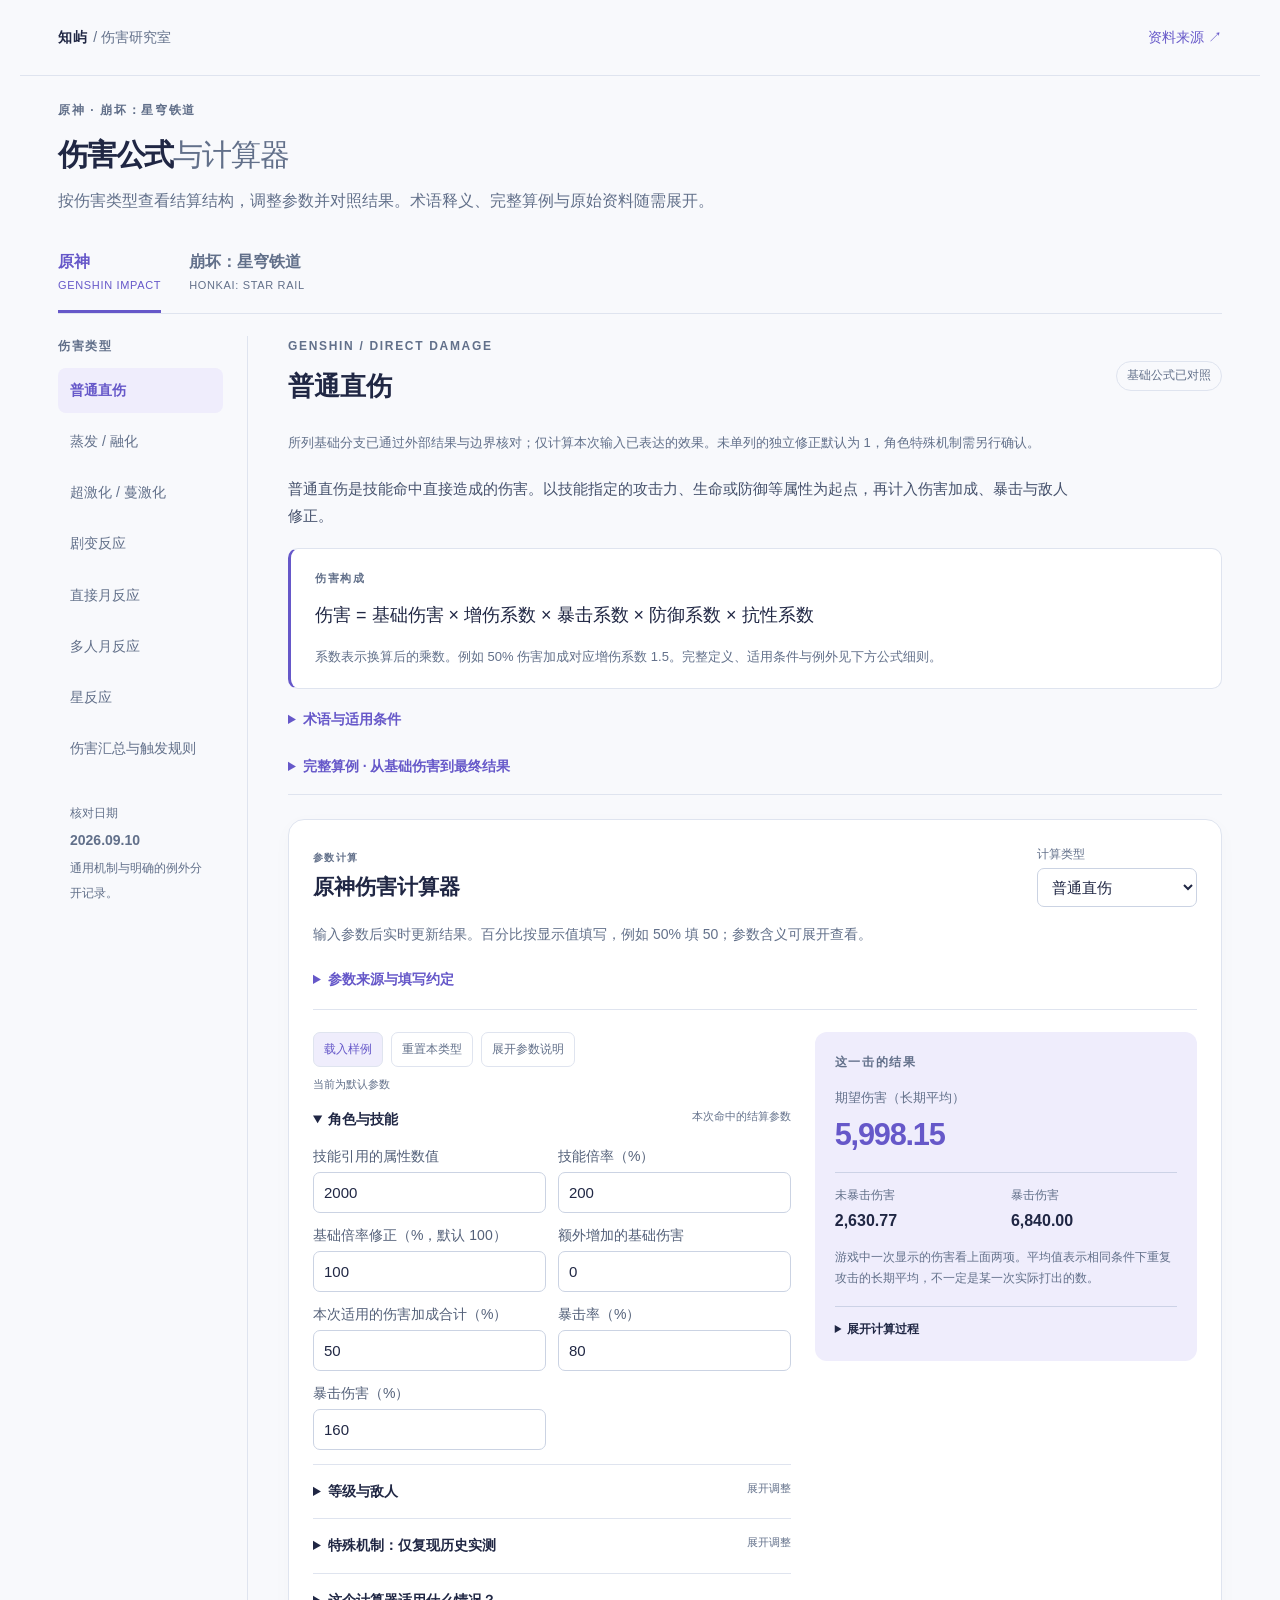
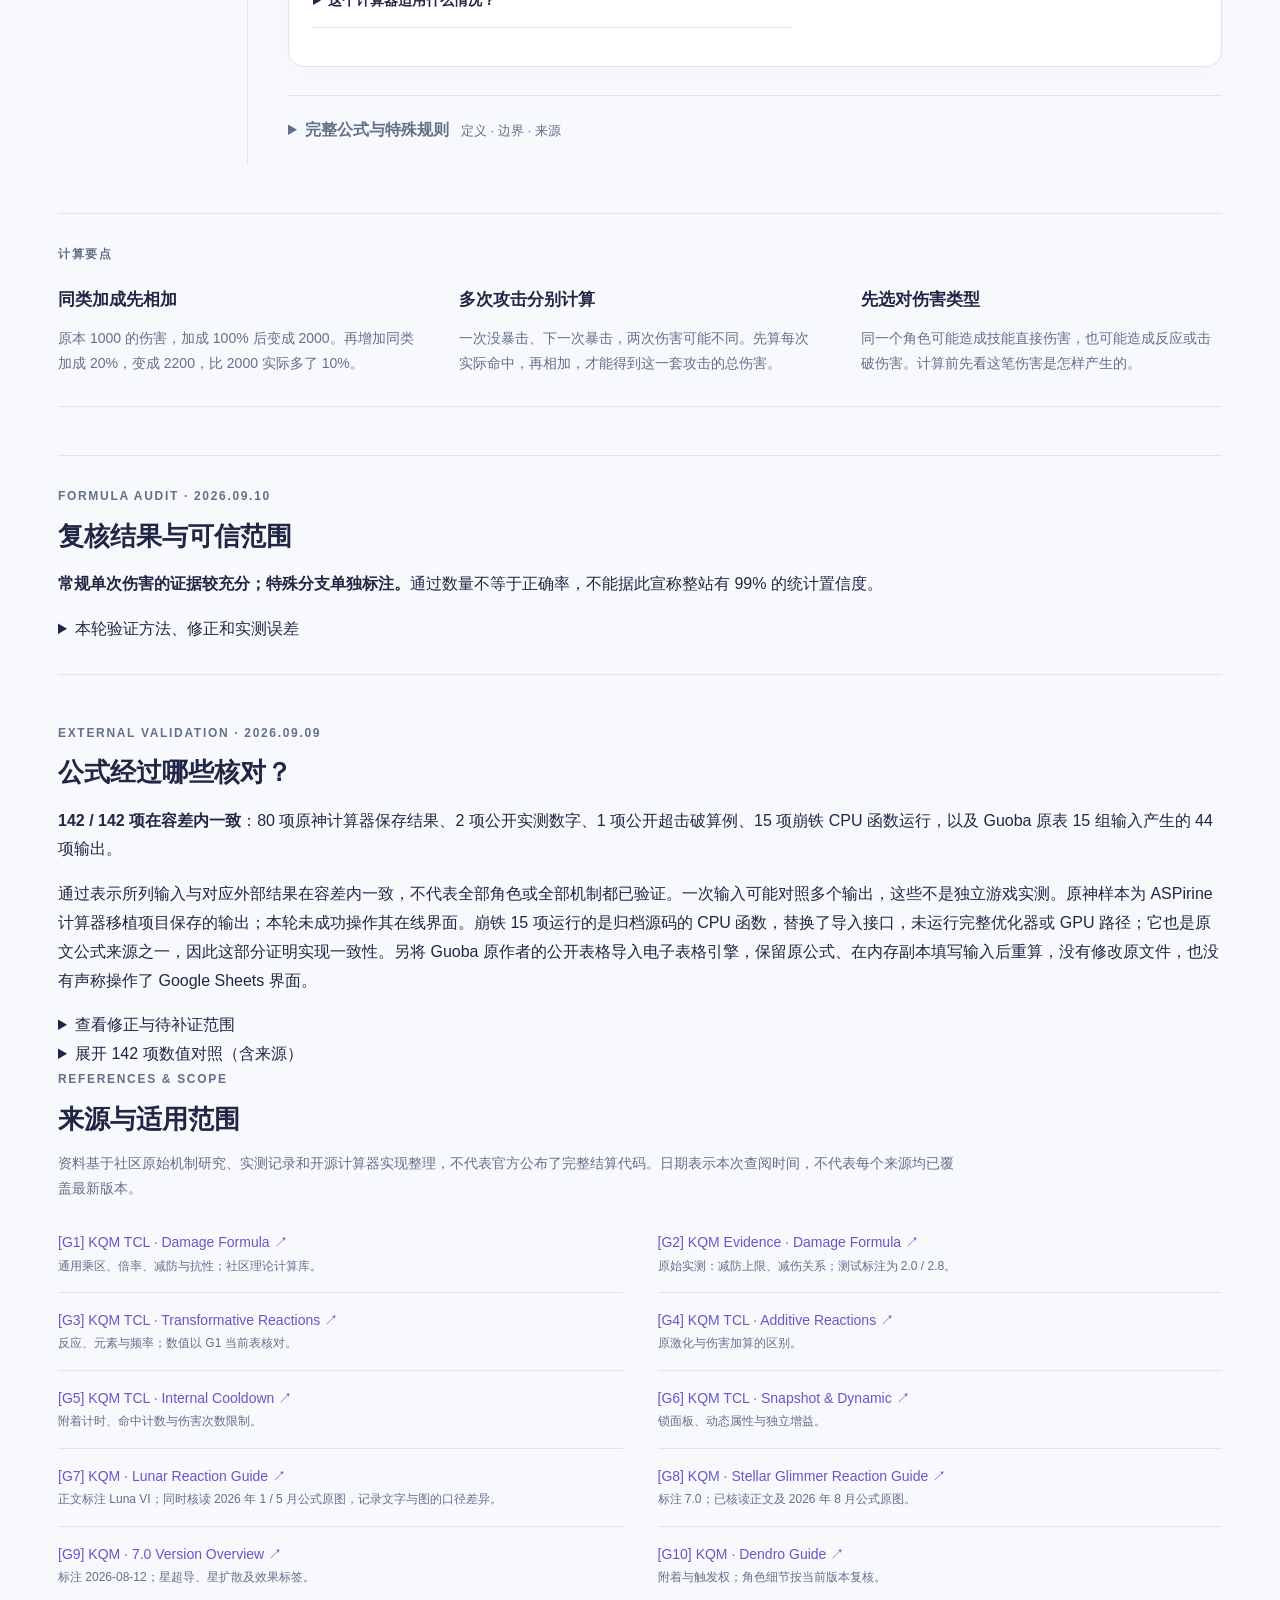
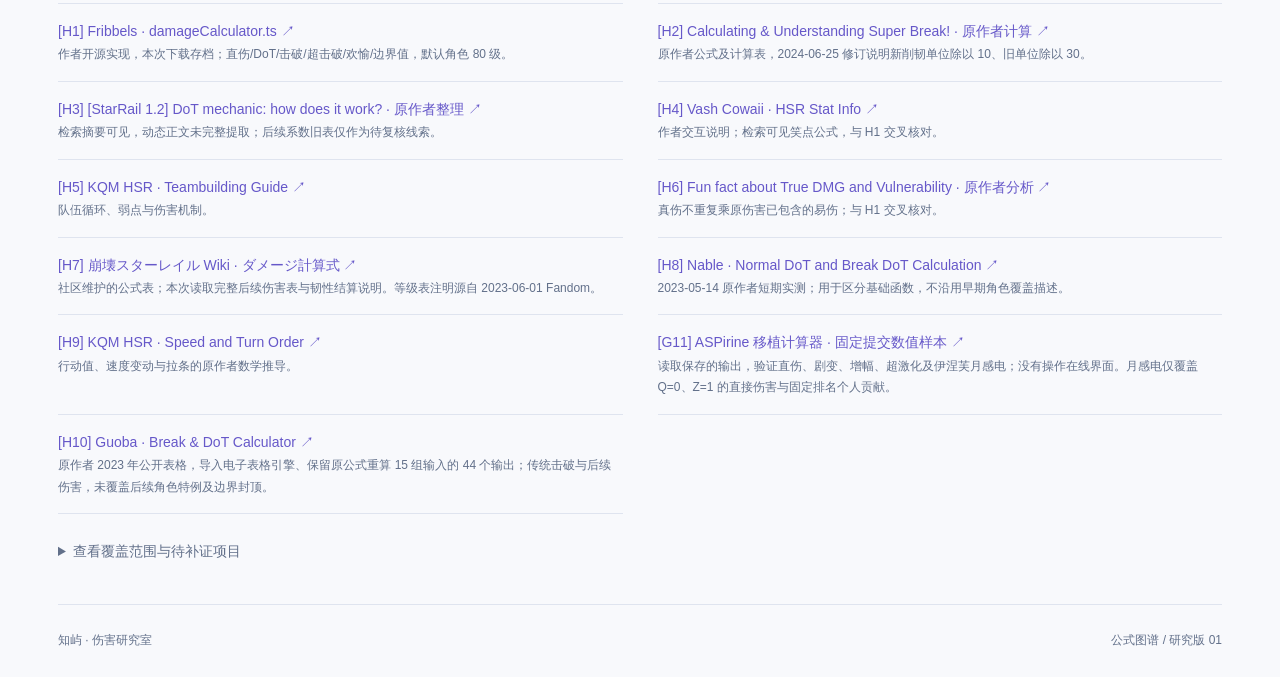
<file: docs/damage/index.html>
<!doctype html>
<html lang="zh-CN">
<head>
<meta charset="utf-8"><meta name="viewport" content="width=device-width,initial-scale=1">
<meta name="description" content="原神与崩坏：星穹铁道伤害公式图谱，按伤害类型拆解乘区、反应、击破与特殊机制。">
<title>伤害公式图谱 · 知屿</title>
<link rel="stylesheet" href="formula.css">
<link rel="stylesheet" href="calculator.css">
<link rel="stylesheet" href="plain-guide.css">
</head>
<body>
<header><a href="../" class="brand">知屿 <span>/ 伤害研究室</span></a><a href="#sources">资料来源 ↗</a></header>
<main>
<div class="intro"><p class="eyebrow">原神 · 崩坏：星穹铁道</p><h1>伤害公式<span>与计算器</span></h1><p>按伤害类型查看结算结构，调整参数并对照结果。术语释义、完整算例与原始资料随需展开。</p></div>
<nav class="games" aria-label="选择游戏"><button type="button" data-game="gi" aria-pressed="true">原神 <span>GENSHIN IMPACT</span></button><button type="button" data-game="hsr" aria-pressed="false">崩坏：星穹铁道 <span>HONKAI: STAR RAIL</span></button></nav>
<div class="workspace"><aside><p class="eyebrow">伤害类型</p><div id="types"></div><div class="aside-note">核对日期<br><strong>2026.09.10</strong><br>通用机制与明确的例外分开记录。</div></aside><article>
<div class="section-title"><div><p class="eyebrow" id="category">GENSHIN / DIRECT DAMAGE</p><h2 id="title">普通直伤</h2></div><span class="badge" id="status">通用公式</span></div>
<p id="audit-scope" class="calc-note" aria-live="polite"></p>
<p id="description">按每段命中分别计算，再相加得到技能或循环总伤害。</p>
<section id="plain-guide" class="plain-guide" aria-label="中文分步说明"></section>
<section id="calculator" class="calculator" aria-label="伤害计算器"></section>
<details class="advanced-reference" id="advanced-reference"><summary>完整公式与特殊规则<small>定义 · 边界 · 来源</small></summary>
<section class="formula-stage" aria-label="伤害构成公式"><p class="eyebrow">DAMAGE COMPOSITION</p><div id="formula" class="formula"><span>伤害</span><b>=</b><span>基础伤害</span><b>×</b><span>增伤</span><b>×</b><span>暴击</span><b>×</b><span>防御</span><b>×</b><span>抗性</span></div><p id="formula-note">同一乘区内通常相加，不同乘区之间相乘；仅计入对该段伤害生效的效果。</p></section>
<div id="details" class="details"></div><section id="notes" class="notes"></section><div id="refs" class="refs"></div>
</details>
</article></div>
<section class="guide"><p class="eyebrow">计算要点</p><div class="principles"><div><h3>同类加成先相加</h3><p>原本 1000 的伤害，加成 100% 后变成 2000。再增加同类加成 20%，变成 2200，比 2000 实际多了 10%。</p></div><div><h3>多次攻击分别计算</h3><p>一次没暴击、下一次暴击，两次伤害可能不同。先算每次实际命中，再相加，才能得到这一套攻击的总伤害。</p></div><div><h3>先选对伤害类型</h3><p>同一个角色可能造成技能直接伤害，也可能造成反应或击破伤害。计算前先看这笔伤害是怎样产生的。</p></div></div></section>
<!-- audit-20260910:start --><section id="audit-20260910" class="guide"><p class="eyebrow">FORMULA AUDIT · 2026.09.10</p><h2>复核结果与可信范围</h2><p><strong>常规单次伤害的证据较充分；特殊分支单独标注。</strong>通过数量不等于正确率，不能据此宣称整站有 99% 的统计置信度。</p><details><summary>本轮验证方法、修正和实测误差</summary><div class="detail-body"><ul><li><strong>研究原文：</strong>重新核读 KQM 通用伤害与月反应公式；原神 1–90 级系数与 gcsim 数据逐项对照，最大差 0.00005，属于存储精度差异。没有运行完整 gcsim。</li><li><strong>外部实现：</strong>实际运行 Fribbels 原 CPU 计算函数，直伤、持续伤害、击破、超击破、欢愉共 1000 组输入全部在容差内一致。替换导入接口，未运行完整优化器或 GPU；此项证明实现一致性。</li><li><strong>保存的外部结果：</strong>宵宫战技强化普攻、行秋四命的 3 个命中样本，共 9 个未暴击／暴击／期望输出一致。</li><li><strong>不同实现交叉检查：</strong>用 Python 有理数另写参考式，与网页 JavaScript 比较 2400 组输入、6000 个输出，全部通过。最大相对误差约 7.51×10⁻¹⁶。两者依据相同公式，等级表是共享输入，此项不作为独立游戏证据。</li><li><strong>边界与顺序：</strong>37 项针对负抗性、暴击率封顶、减防与无视防御的合并、加算项位置、裂伤封顶、风化／纠缠层数、固定削韧和真伤重复结算的检查通过。</li></ul><p><strong>本轮修正：</strong>原神直伤、增幅、激化增加“基础倍率修正”，默认 100%；倍率修正只乘对应技能基础项，不乘额外加算。暴击率超过 100% 按 100% 结算，原神负暴击率按 0% 结算，计算过程显示有效暴击率。</p><p><strong>公开画面对照：</strong>从 <a href="https://www.prydwen.gg/star-rail/guides/damage-formula" target="_blank" rel="noopener noreferrer">Prydwen 原文与实测截图</a>读取 5 个未暴击场景。角色与敌人均为 50 级：停云攻击 1062、倍率 60%、增伤 35.8%；青雀攻击 1432、倍率 70%、增伤 43.6%。其他加成均为 0。对照的是整次普攻合计，停云多段在相同条件下汇总。</p><div class="table-scroll"><table><thead><tr><th>场景</th><th>画面数值</th><th>公式结果</th><th>公式减画面</th><th>证据</th></tr></thead><tbody><tr><td>停云 雷抗20 未破</td><td>312</td><td>311.514336</td><td>-0.485664</td><td><a href="https://cdn.prydwen.gg/images/honkai-star-rail/generic/damage_2.webp" target="_blank" rel="noopener noreferrer">原图 ↗</a></td></tr><tr><td>停云 雷抗20 已破</td><td>346</td><td>346.127040</td><td>+0.127040</td><td><a href="https://cdn.prydwen.gg/images/honkai-star-rail/generic/damage_3.webp" target="_blank" rel="noopener noreferrer">原图 ↗</a></td></tr><tr><td>停云 雷抗0 未破</td><td>390</td><td>389.392920</td><td>-0.607080</td><td><a href="https://cdn.prydwen.gg/images/honkai-star-rail/generic/damage_4.webp" target="_blank" rel="noopener noreferrer">原图 ↗</a></td></tr><tr><td>青雀 量子抗20 未破</td><td>518</td><td>518.200704</td><td>+0.200704</td><td><a href="https://cdn.prydwen.gg/images/honkai-star-rail/generic/damage_6.webp" target="_blank" rel="noopener noreferrer">原图 ↗</a></td></tr><tr><td>青雀 量子抗0 未破</td><td>648</td><td>647.750880</td><td>-0.249120</td><td><a href="https://cdn.prydwen.gg/images/honkai-star-rail/generic/damage_7.webp" target="_blank" rel="noopener noreferrer">原图 ↗</a></td></tr></tbody></table></div><p>判据为绝对差不超过 1 点，考虑公开面板与画面显示的取整。这里记录实际差值，不声称完全相等；停云零雷抗截图是 390，原文计算文字约为 389，采用截图作为观测值。</p><p><strong>尚缺证据：</strong>月绽放／月结晶完整数值样例，月反应非零专属加算和提升，全队暴击后动态排序期望，星反应与完整行动轴。一部分新月反应样本由移植项目自身生成，已排除出独立证据。有限样本也不能覆盖全部角色特例或未来版本。</p><p>原神“增伤里扣减伤”仅保留 KQM 历史海乱鬼实测开关，默认关闭，不当作通用减伤规则。星铁极端抗性与易伤边界仍明确采用 Fribbels 实现口径，不外推为所有关卡的实机结论。</p><p>复核依据：<a href="https://library.keqingmains.com/combat-mechanics/damage/damage-formula">KQM 通用公式</a> · <a href="https://keqingmains.com/misc/lunar-reactions/">KQM 月反应</a> · <a href="https://github.com/genshinsim/gcsim/blob/32bf1b5e5aea3e3dc457f4d9f665849b6ab7addf/pkg/core/combat/reaction.dm.go">gcsim 等级表</a> · <a href="https://github.com/fribbels/hsr-optimizer/blob/main/src/lib/optimization/engine/damage/damageCalculator.ts">Fribbels 计算实现</a></p></div></details></section><!-- audit-20260910:end -->
<!-- external-validation:start --><section id="validation"><p class="eyebrow">EXTERNAL VALIDATION · 2026.09.09</p><h2>公式经过哪些核对？</h2><p><strong>142 / 142 项在容差内一致</strong>：80 项原神计算器保存结果、2 项公开实测数字、1 项公开超击破算例、15 项崩铁 CPU 函数运行，以及 Guoba 原表 15 组输入产生的 44 项输出。</p><p>通过表示所列输入与对应外部结果在容差内一致，不代表全部角色或全部机制都已验证。一次输入可能对照多个输出，这些不是独立游戏实测。原神样本为 ASPirine 计算器移植项目保存的输出；本轮未成功操作其在线界面。崩铁 15 项运行的是归档源码的 CPU 函数，替换了导入接口，未运行完整优化器或 GPU 路径；它也是原文公式来源之一，因此这部分证明实现一致性。另将 Guoba 原作者的公开表格导入电子表格引擎，保留原公式、在内存副本填写输入后重算，没有修改原文件，也没有声称操作了 Google Sheets 界面。</p><details><summary>查看修正与待补证范围</summary><div class="detail-body"><ul><li>精度：90 级原神反应系数从展示用 1446.85 改为演算用 1446.8535，80 级改为 1077.4437。90 级、1000 精通、10% 草抗的超绽放由 24741.14 更新为 24741.19；此前只是舍入差异。</li><li>输入纠错：第一轮锅巴的 3 项不一致，源于验证脚本把 200.304% 倍率误录为 200.24%。回查上游天赋表后修正，未通过倒推输出修改公式，也未放宽容差。</li><li>边界表达：原网页文字已记录 Fribbels 易伤上限，但公式只写了求和。现在公式明确区分普通区间与引擎 clamp(0,2.5) 口径；300% 易伤的引擎例子因此使用 3.5 倍，不能用 4 倍。尚不将该实现边界外推为所有模式的游戏规则。</li><li>版本核对：上游部分注释仍写旧反应系数，但保存的结果已使用超载 2.75、感电 2、超导 1.5、碎冰 3。本轮按实际输出核对，不依据旧注释回退系数。</li><li>新增月感电 24 项：伊涅芙基准与如雷四件套的直接协同攻击、固定排名贡献，分别核对不暴击、暴击、期望。样本专属加算 Q=0、提升 Z=1；固定排名期望不能证明多人动态排名期望。</li><li>新增击破后续 44 项：原作者表格的裂伤先比较生命比例与封顶，再乘击破特攻；风化单跳为每层，精英三层只在合计中相乘；纠缠输出为一层。原表两跳合计预设 W=1 后 W=0.9，不可照搬到所有行动轴。初次击破原表固定 W=0.9。</li><li>本轮新增数值没有发现展开后的主公式差异。页面实看发现顶部简式把乘区写成“击破特攻”“欢愉度”“增笑”，容易漏掉基数 1；已统一明确为“(1 + 对应加成)”，与展开式一致。</li></ul><p><strong>待补证：</strong>星反应、月绽放/月结晶完整算例；月反应的专属加算项、提升乘区、多人暴击后动态排序与全队期望；行动时间轴与角色特例。</p><p>Guoba 原表发布于 2023 年，限定传统基础分支；等级表为共享输入。自行生成的回归快照与参数不完整的截图未计入独立通过项。</p></div></details><details><summary>展开 142 项数值对照（含来源）</summary><div class="detail-body table-scroll"><table><thead><tr><th>项目</th><th>外部结果</th><th>本地公式</th><th>绝对差</th></tr></thead><tbody><tr><td><a href="https://github.com/hazarsozer/genshin-calculator/blob/0e190fd1624cea6f58533fd790a1c14fe6491a67/tests/golden/fixtures/xiangling.json" target="_blank" rel="noopener noreferrer">xiangling / reaction.burgeon</a><br><small>公开计算器保存的结果</small></td><td>8,294.284437</td><td>8,294.284437</td><td>0.00e+0</td></tr><tr><td><a href="https://github.com/hazarsozer/genshin-calculator/blob/0e190fd1624cea6f58533fd790a1c14fe6491a67/tests/golden/fixtures/xiangling.json" target="_blank" rel="noopener noreferrer">xiangling / reaction.burning</a><br><small>公开计算器保存的结果</small></td><td>691.19037</td><td>691.19037</td><td>0.00e+0</td></tr><tr><td><a href="https://github.com/hazarsozer/genshin-calculator/blob/0e190fd1624cea6f58533fd790a1c14fe6491a67/tests/golden/fixtures/xiangling.json" target="_blank" rel="noopener noreferrer">xiangling / reaction.electrocharged</a><br><small>公开计算器保存的结果</small></td><td>5,529.522958</td><td>5,529.522958</td><td>0.00e+0</td></tr><tr><td><a href="https://github.com/hazarsozer/genshin-calculator/blob/0e190fd1624cea6f58533fd790a1c14fe6491a67/tests/golden/fixtures/xiangling.json" target="_blank" rel="noopener noreferrer">xiangling / reaction.overloaded</a><br><small>公开计算器保存的结果</small></td><td>7,603.094067</td><td>7,603.094067</td><td>0.00e+0</td></tr><tr><td><a href="https://github.com/hazarsozer/genshin-calculator/blob/0e190fd1624cea6f58533fd790a1c14fe6491a67/tests/golden/fixtures/xiangling.json" target="_blank" rel="noopener noreferrer">xiangling / reaction.shatter</a><br><small>公开计算器保存的结果</small></td><td>8,294.284437</td><td>8,294.284437</td><td>0.00e+0</td></tr><tr><td><a href="https://github.com/hazarsozer/genshin-calculator/blob/0e190fd1624cea6f58533fd790a1c14fe6491a67/tests/golden/fixtures/nahida.json" target="_blank" rel="noopener noreferrer">nahida / reaction.burning</a><br><small>公开计算器保存的结果</small></td><td>734.037142</td><td>734.037142</td><td>0.00e+0</td></tr><tr><td><a href="https://github.com/hazarsozer/genshin-calculator/blob/0e190fd1624cea6f58533fd790a1c14fe6491a67/tests/golden/fixtures/nahida.json" target="_blank" rel="noopener noreferrer">nahida / reaction.electrocharged</a><br><small>公开计算器保存的结果</small></td><td>5,872.297139</td><td>5,872.297139</td><td>0.00e+0</td></tr><tr><td><a href="https://github.com/hazarsozer/genshin-calculator/blob/0e190fd1624cea6f58533fd790a1c14fe6491a67/tests/golden/fixtures/nahida.json" target="_blank" rel="noopener noreferrer">nahida / reaction.rupture</a><br><small>公开计算器保存的结果</small></td><td>5,872.297139</td><td>5,872.297139</td><td>0.00e+0</td></tr><tr><td><a href="https://github.com/hazarsozer/genshin-calculator/blob/0e190fd1624cea6f58533fd790a1c14fe6491a67/tests/golden/fixtures/nahida.json" target="_blank" rel="noopener noreferrer">nahida / reaction.shatter</a><br><small>公开计算器保存的结果</small></td><td>8,808.445708</td><td>8,808.445708</td><td>0.00e+0</td></tr><tr><td><a href="https://github.com/hazarsozer/genshin-calculator/blob/0e190fd1624cea6f58533fd790a1c14fe6491a67/tests/golden/fixtures/kuki_shinobu.json" target="_blank" rel="noopener noreferrer">kuki_shinobu / reaction.electrocharged</a><br><small>公开计算器保存的结果</small></td><td>4,779.069572</td><td>4,779.069572</td><td>0.00e+0</td></tr><tr><td><a href="https://github.com/hazarsozer/genshin-calculator/blob/0e190fd1624cea6f58533fd790a1c14fe6491a67/tests/golden/fixtures/kuki_shinobu.json" target="_blank" rel="noopener noreferrer">kuki_shinobu / reaction.hyperbloom</a><br><small>公开计算器保存的结果</small></td><td>7,168.604357</td><td>7,168.604357</td><td>0.00e+0</td></tr><tr><td><a href="https://github.com/hazarsozer/genshin-calculator/blob/0e190fd1624cea6f58533fd790a1c14fe6491a67/tests/golden/fixtures/kuki_shinobu.json" target="_blank" rel="noopener noreferrer">kuki_shinobu / reaction.overloaded</a><br><small>公开计算器保存的结果</small></td><td>6,571.220661</td><td>6,571.220661</td><td>0.00e+0</td></tr><tr><td><a href="https://github.com/hazarsozer/genshin-calculator/blob/0e190fd1624cea6f58533fd790a1c14fe6491a67/tests/golden/fixtures/kuki_shinobu.json" target="_blank" rel="noopener noreferrer">kuki_shinobu / reaction.shatter</a><br><small>公开计算器保存的结果</small></td><td>7,168.604357</td><td>7,168.604357</td><td>0.00e+0</td></tr><tr><td><a href="https://github.com/hazarsozer/genshin-calculator/blob/0e190fd1624cea6f58533fd790a1c14fe6491a67/tests/golden/fixtures/kuki_shinobu.json" target="_blank" rel="noopener noreferrer">kuki_shinobu / reaction.superconduct</a><br><small>公开计算器保存的结果</small></td><td>3,584.302179</td><td>3,584.302179</td><td>0.00e+0</td></tr><tr><td><a href="https://github.com/hazarsozer/genshin-calculator/blob/0e190fd1624cea6f58533fd790a1c14fe6491a67/tests/golden/fixtures/sucrose.json" target="_blank" rel="noopener noreferrer">sucrose / reaction.burgeon</a><br><small>公开计算器保存的结果</small></td><td>5,579.362803</td><td>5,579.362803</td><td>0.00e+0</td></tr><tr><td><a href="https://github.com/hazarsozer/genshin-calculator/blob/0e190fd1624cea6f58533fd790a1c14fe6491a67/tests/golden/fixtures/sucrose.json" target="_blank" rel="noopener noreferrer">sucrose / reaction.burning</a><br><small>公开计算器保存的结果</small></td><td>464.9469</td><td>464.9469</td><td>0.00e+0</td></tr><tr><td><a href="https://github.com/hazarsozer/genshin-calculator/blob/0e190fd1624cea6f58533fd790a1c14fe6491a67/tests/golden/fixtures/sucrose.json" target="_blank" rel="noopener noreferrer">sucrose / reaction.electrocharged</a><br><small>公开计算器保存的结果</small></td><td>3,719.575202</td><td>3,719.575202</td><td>0.00e+0</td></tr><tr><td><a href="https://github.com/hazarsozer/genshin-calculator/blob/0e190fd1624cea6f58533fd790a1c14fe6491a67/tests/golden/fixtures/sucrose.json" target="_blank" rel="noopener noreferrer">sucrose / reaction.hyperbloom</a><br><small>公开计算器保存的结果</small></td><td>5,579.362803</td><td>5,579.362803</td><td>0.00e+0</td></tr><tr><td><a href="https://github.com/hazarsozer/genshin-calculator/blob/0e190fd1624cea6f58533fd790a1c14fe6491a67/tests/golden/fixtures/sucrose.json" target="_blank" rel="noopener noreferrer">sucrose / reaction.overloaded</a><br><small>公开计算器保存的结果</small></td><td>5,114.415903</td><td>5,114.415903</td><td>0.00e+0</td></tr><tr><td><a href="https://github.com/hazarsozer/genshin-calculator/blob/0e190fd1624cea6f58533fd790a1c14fe6491a67/tests/golden/fixtures/sucrose.json" target="_blank" rel="noopener noreferrer">sucrose / reaction.rupture</a><br><small>公开计算器保存的结果</small></td><td>3,719.575202</td><td>3,719.575202</td><td>0.00e+0</td></tr><tr><td><a href="https://github.com/hazarsozer/genshin-calculator/blob/0e190fd1624cea6f58533fd790a1c14fe6491a67/tests/golden/fixtures/sucrose.json" target="_blank" rel="noopener noreferrer">sucrose / reaction.shatter</a><br><small>公开计算器保存的结果</small></td><td>5,579.362803</td><td>5,579.362803</td><td>0.00e+0</td></tr><tr><td><a href="https://github.com/hazarsozer/genshin-calculator/blob/0e190fd1624cea6f58533fd790a1c14fe6491a67/tests/golden/fixtures/sucrose.json" target="_blank" rel="noopener noreferrer">sucrose / reaction.superconduct</a><br><small>公开计算器保存的结果</small></td><td>2,789.681402</td><td>2,789.681402</td><td>0.00e+0</td></tr><tr><td><a href="https://github.com/hazarsozer/genshin-calculator/blob/0e190fd1624cea6f58533fd790a1c14fe6491a67/tests/golden/fixtures/sucrose.json" target="_blank" rel="noopener noreferrer">sucrose / reaction.swirl_cryo</a><br><small>公开计算器保存的结果</small></td><td>1,115.872561</td><td>1,115.872561</td><td>0.00e+0</td></tr><tr><td><a href="https://github.com/hazarsozer/genshin-calculator/blob/0e190fd1624cea6f58533fd790a1c14fe6491a67/tests/golden/fixtures/sucrose.json" target="_blank" rel="noopener noreferrer">sucrose / reaction.swirl_electro</a><br><small>公开计算器保存的结果</small></td><td>1,115.872561</td><td>1,115.872561</td><td>0.00e+0</td></tr><tr><td><a href="https://github.com/hazarsozer/genshin-calculator/blob/0e190fd1624cea6f58533fd790a1c14fe6491a67/tests/golden/fixtures/sucrose.json" target="_blank" rel="noopener noreferrer">sucrose / reaction.swirl_hydro</a><br><small>公开计算器保存的结果</small></td><td>1,115.872561</td><td>1,115.872561</td><td>0.00e+0</td></tr><tr><td><a href="https://github.com/hazarsozer/genshin-calculator/blob/0e190fd1624cea6f58533fd790a1c14fe6491a67/tests/golden/fixtures/sucrose.json" target="_blank" rel="noopener noreferrer">sucrose / reaction.swirl_pyro</a><br><small>公开计算器保存的结果</small></td><td>1,115.872561</td><td>1,115.872561</td><td>0.00e+0</td></tr><tr><td><a href="https://github.com/hazarsozer/genshin-calculator/blob/0e190fd1624cea6f58533fd790a1c14fe6491a67/tests/golden/fixtures/keqing.json" target="_blank" rel="noopener noreferrer">keqing / reaction.electrocharged</a><br><small>公开计算器保存的结果</small></td><td>4,779.069572</td><td>4,779.069572</td><td>0.00e+0</td></tr><tr><td><a href="https://github.com/hazarsozer/genshin-calculator/blob/0e190fd1624cea6f58533fd790a1c14fe6491a67/tests/golden/fixtures/keqing.json" target="_blank" rel="noopener noreferrer">keqing / reaction.hyperbloom</a><br><small>公开计算器保存的结果</small></td><td>7,168.604357</td><td>7,168.604357</td><td>0.00e+0</td></tr><tr><td><a href="https://github.com/hazarsozer/genshin-calculator/blob/0e190fd1624cea6f58533fd790a1c14fe6491a67/tests/golden/fixtures/keqing.json" target="_blank" rel="noopener noreferrer">keqing / reaction.overloaded</a><br><small>公开计算器保存的结果</small></td><td>6,571.220661</td><td>6,571.220661</td><td>0.00e+0</td></tr><tr><td><a href="https://github.com/hazarsozer/genshin-calculator/blob/0e190fd1624cea6f58533fd790a1c14fe6491a67/tests/golden/fixtures/keqing.json" target="_blank" rel="noopener noreferrer">keqing / reaction.shatter</a><br><small>公开计算器保存的结果</small></td><td>7,168.604357</td><td>7,168.604357</td><td>0.00e+0</td></tr><tr><td><a href="https://github.com/hazarsozer/genshin-calculator/blob/0e190fd1624cea6f58533fd790a1c14fe6491a67/tests/golden/fixtures/keqing.json" target="_blank" rel="noopener noreferrer">keqing / reaction.superconduct</a><br><small>公开计算器保存的结果</small></td><td>3,584.302179</td><td>3,584.302179</td><td>0.00e+0</td></tr><tr><td><a href="https://github.com/hazarsozer/genshin-calculator/blob/0e190fd1624cea6f58533fd790a1c14fe6491a67/tests/golden/fixtures/xiangling.json" target="_blank" rel="noopener noreferrer">香菱 attack.normal_hit_1 normal</a><br><small>公开计算器保存的结果</small></td><td>793.866514</td><td>793.866514</td><td>1.14e-13</td></tr><tr><td><a href="https://github.com/hazarsozer/genshin-calculator/blob/0e190fd1624cea6f58533fd790a1c14fe6491a67/tests/golden/fixtures/xiangling.json" target="_blank" rel="noopener noreferrer">香菱 attack.normal_hit_1 crit</a><br><small>公开计算器保存的结果</small></td><td>2,025.37576</td><td>2,025.37576</td><td>2.27e-13</td></tr><tr><td><a href="https://github.com/hazarsozer/genshin-calculator/blob/0e190fd1624cea6f58533fd790a1c14fe6491a67/tests/golden/fixtures/xiangling.json" target="_blank" rel="noopener noreferrer">香菱 attack.normal_hit_1 average</a><br><small>公开计算器保存的结果</small></td><td>917.017439</td><td>917.017439</td><td>1.14e-13</td></tr><tr><td><a href="https://github.com/hazarsozer/genshin-calculator/blob/0e190fd1624cea6f58533fd790a1c14fe6491a67/tests/golden/fixtures/xiangling.json" target="_blank" rel="noopener noreferrer">香菱 skill.skill_dmg normal</a><br><small>公开计算器保存的结果</small></td><td>2,254.422102</td><td>2,254.422102</td><td>0.00e+0</td></tr><tr><td><a href="https://github.com/hazarsozer/genshin-calculator/blob/0e190fd1624cea6f58533fd790a1c14fe6491a67/tests/golden/fixtures/xiangling.json" target="_blank" rel="noopener noreferrer">香菱 skill.skill_dmg crit</a><br><small>公开计算器保存的结果</small></td><td>5,751.662021</td><td>5,751.662021</td><td>0.00e+0</td></tr><tr><td><a href="https://github.com/hazarsozer/genshin-calculator/blob/0e190fd1624cea6f58533fd790a1c14fe6491a67/tests/golden/fixtures/xiangling.json" target="_blank" rel="noopener noreferrer">香菱 skill.skill_dmg average</a><br><small>公开计算器保存的结果</small></td><td>2,604.146094</td><td>2,604.146094</td><td>0.00e+0</td></tr><tr><td><a href="https://github.com/hazarsozer/genshin-calculator/blob/0e190fd1624cea6f58533fd790a1c14fe6491a67/tests/golden/fixtures/reactions/ganyu.json" target="_blank" rel="noopener noreferrer">ganyu 增幅反应 / attack.charged_aimed</a><br><small>公开计算器保存的结果</small></td><td>4,977.767941</td><td>4,977.767941</td><td>0.00e+0</td></tr><tr><td><a href="https://github.com/hazarsozer/genshin-calculator/blob/0e190fd1624cea6f58533fd790a1c14fe6491a67/tests/golden/fixtures/reactions/ganyu.json" target="_blank" rel="noopener noreferrer">ganyu 增幅反应 / attack.ganyu_frostflake</a><br><small>公开计算器保存的结果</small></td><td>5,138.3411</td><td>5,138.3411</td><td>0.00e+0</td></tr><tr><td><a href="https://github.com/hazarsozer/genshin-calculator/blob/0e190fd1624cea6f58533fd790a1c14fe6491a67/tests/golden/fixtures/reactions/ganyu.json" target="_blank" rel="noopener noreferrer">ganyu 增幅反应 / attack.ganyu_frostflake_bloom</a><br><small>公开计算器保存的结果</small></td><td>8,735.179871</td><td>8,735.179871</td><td>0.00e+0</td></tr><tr><td><a href="https://github.com/hazarsozer/genshin-calculator/blob/0e190fd1624cea6f58533fd790a1c14fe6491a67/tests/golden/fixtures/reactions/ganyu.json" target="_blank" rel="noopener noreferrer">ganyu 增幅反应 / burst.burst_dmg</a><br><small>公开计算器保存的结果</small></td><td>3,988.238615</td><td>3,988.238615</td><td>0.00e+0</td></tr><tr><td><a href="https://github.com/hazarsozer/genshin-calculator/blob/0e190fd1624cea6f58533fd790a1c14fe6491a67/tests/golden/fixtures/reactions/ganyu.json" target="_blank" rel="noopener noreferrer">ganyu 增幅反应 / skill.skill_dmg</a><br><small>公开计算器保存的结果</small></td><td>6,029.798985</td><td>6,029.798985</td><td>0.00e+0</td></tr><tr><td><a href="https://github.com/hazarsozer/genshin-calculator/blob/0e190fd1624cea6f58533fd790a1c14fe6491a67/tests/golden/fixtures/reactions/mona.json" target="_blank" rel="noopener noreferrer">mona 增幅反应 / attack.charged_hit</a><br><small>公开计算器保存的结果</small></td><td>8,565.564565</td><td>8,565.564565</td><td>0.00e+0</td></tr><tr><td><a href="https://github.com/hazarsozer/genshin-calculator/blob/0e190fd1624cea6f58533fd790a1c14fe6491a67/tests/golden/fixtures/reactions/mona.json" target="_blank" rel="noopener noreferrer">mona 增幅反应 / attack.normal_hit_1</a><br><small>公开计算器保存的结果</small></td><td>2,045.150584</td><td>2,045.150584</td><td>0.00e+0</td></tr><tr><td><a href="https://github.com/hazarsozer/genshin-calculator/blob/0e190fd1624cea6f58533fd790a1c14fe6491a67/tests/golden/fixtures/reactions/mona.json" target="_blank" rel="noopener noreferrer">mona 增幅反应 / attack.normal_hit_2</a><br><small>公开计算器保存的结果</small></td><td>1,958.1229</td><td>1,958.1229</td><td>0.00e+0</td></tr><tr><td><a href="https://github.com/hazarsozer/genshin-calculator/blob/0e190fd1624cea6f58533fd790a1c14fe6491a67/tests/golden/fixtures/reactions/mona.json" target="_blank" rel="noopener noreferrer">mona 增幅反应 / attack.normal_hit_3</a><br><small>公开计算器保存的结果</small></td><td>2,436.775164</td><td>2,436.775164</td><td>0.00e+0</td></tr><tr><td><a href="https://github.com/hazarsozer/genshin-calculator/blob/0e190fd1624cea6f58533fd790a1c14fe6491a67/tests/golden/fixtures/reactions/mona.json" target="_blank" rel="noopener noreferrer">mona 增幅反应 / attack.normal_hit_4</a><br><small>公开计算器保存的结果</small></td><td>3,054.671724</td><td>3,054.671724</td><td>0.00e+0</td></tr><tr><td><a href="https://github.com/hazarsozer/genshin-calculator/blob/0e190fd1624cea6f58533fd790a1c14fe6491a67/tests/golden/fixtures/reactions/mona.json" target="_blank" rel="noopener noreferrer">mona 增幅反应 / attack.plunge_high</a><br><small>公开计算器保存的结果</small></td><td>8,038.904282</td><td>8,038.904282</td><td>0.00e+0</td></tr><tr><td><a href="https://github.com/hazarsozer/genshin-calculator/blob/0e190fd1624cea6f58533fd790a1c14fe6491a67/tests/golden/fixtures/reactions/mona.json" target="_blank" rel="noopener noreferrer">mona 增幅反应 / attack.plunge_low</a><br><small>公开计算器保存的结果</small></td><td>6,435.994308</td><td>6,435.994308</td><td>0.00e+0</td></tr><tr><td><a href="https://github.com/hazarsozer/genshin-calculator/blob/0e190fd1624cea6f58533fd790a1c14fe6491a67/tests/golden/fixtures/reactions/mona.json" target="_blank" rel="noopener noreferrer">mona 增幅反应 / burst.burst_dmg</a><br><small>公开计算器保存的结果</small></td><td>32,790.723826</td><td>32,790.723826</td><td>0.00e+0</td></tr><tr><td><a href="https://github.com/hazarsozer/genshin-calculator/blob/0e190fd1624cea6f58533fd790a1c14fe6491a67/tests/golden/fixtures/reactions/mona.json" target="_blank" rel="noopener noreferrer">mona 增幅反应 / skill.dot_dmg</a><br><small>公开计算器保存的结果</small></td><td>2,011.106076</td><td>2,011.106076</td><td>0.00e+0</td></tr><tr><td><a href="https://github.com/hazarsozer/genshin-calculator/blob/0e190fd1624cea6f58533fd790a1c14fe6491a67/tests/golden/fixtures/reactions/mona.json" target="_blank" rel="noopener noreferrer">mona 增幅反应 / skill.explosion_dmg</a><br><small>公开计算器保存的结果</small></td><td>8,346.090214</td><td>8,346.090214</td><td>0.00e+0</td></tr><tr><td><a href="https://github.com/hazarsozer/genshin-calculator/blob/0e190fd1624cea6f58533fd790a1c14fe6491a67/tests/golden/fixtures/reactions/mona.json" target="_blank" rel="noopener noreferrer">mona 增幅反应 / skill.mona_phantom_explosion_dmg</a><br><small>公开计算器保存的结果</small></td><td>4,173.045107</td><td>4,173.045107</td><td>0.00e+0</td></tr><tr><td><a href="https://github.com/hazarsozer/genshin-calculator/blob/0e190fd1624cea6f58533fd790a1c14fe6491a67/tests/golden/fixtures/catalyze/fischl.json" target="_blank" rel="noopener noreferrer">菲谢尔超激化蓄力箭 / normal</a><br><small>公开计算器保存的结果</small></td><td>5,218.710272</td><td>5,218.710272</td><td>3.64e-12</td></tr><tr><td><a href="https://github.com/hazarsozer/genshin-calculator/blob/0e190fd1624cea6f58533fd790a1c14fe6491a67/tests/golden/fixtures/catalyze/fischl.json" target="_blank" rel="noopener noreferrer">菲谢尔超激化蓄力箭 / crit</a><br><small>公开计算器保存的结果</small></td><td>10,437.420544</td><td>10,437.420544</td><td>7.28e-12</td></tr><tr><td><a href="https://github.com/hazarsozer/genshin-calculator/blob/0e190fd1624cea6f58533fd790a1c14fe6491a67/tests/golden/fixtures/catalyze/fischl.json" target="_blank" rel="noopener noreferrer">菲谢尔超激化蓄力箭 / average</a><br><small>公开计算器保存的结果</small></td><td>5,740.581299</td><td>5,740.581299</td><td>3.64e-12</td></tr><tr><td><a href="https://library.keqingmains.com/evidence/combat-mechanics/damage/damage-formula" target="_blank" rel="noopener noreferrer">夜兰破局矢 / 海乱鬼减伤</a><br><small>研究者公开实测数字（非本轮亲测）</small></td><td>4,905</td><td>4,905.503411</td><td>5.03e-1</td></tr><tr><td><a href="https://library.keqingmains.com/evidence/combat-mechanics/damage/damage-formula" target="_blank" rel="noopener noreferrer">夜兰物理瞄准 / 海乱鬼减伤</a><br><small>研究者公开实测数字（非本轮亲测）</small></td><td>249</td><td>249.4</td><td>4.00e-1</td></tr><tr><td><a href="https://www.reddit.com/r/HonkaiStarRail/comments/1co5sqr/calculating_understanding_super_break/" target="_blank" rel="noopener noreferrer">雪衣终结技 / Guoba 超击破算例</a><br><small>作者公开计算器算例</small></td><td>70,641.6244</td><td>70,641.624375</td><td>2.50e-5</td></tr><tr><td><a href="https://github.com/fribbels/hsr-optimizer/blob/main/src/lib/optimization/engine/damage/damageCalculator.ts" target="_blank" rel="noopener noreferrer">崩铁直伤 / 期望</a><br><small>实际运行开源引擎 CPU 函数（输入在本轮设定）</small></td><td>9,267.906977</td><td>9,267.906977</td><td>1.82e-12</td></tr><tr><td><a href="https://github.com/fribbels/hsr-optimizer/blob/main/src/lib/optimization/engine/damage/damageCalculator.ts" target="_blank" rel="noopener noreferrer">崩铁直伤 / 未击破</a><br><small>实际运行开源引擎 CPU 函数（输入在本轮设定）</small></td><td>8,341.116279</td><td>8,341.116279</td><td>1.82e-12</td></tr><tr><td><a href="https://github.com/fribbels/hsr-optimizer/blob/main/src/lib/optimization/engine/damage/damageCalculator.ts" target="_blank" rel="noopener noreferrer">崩铁直伤 / 减防与抗穿</a><br><small>实际运行开源引擎 CPU 函数（输入在本轮设定）</small></td><td>30,976.143498</td><td>30,976.143498</td><td>0.00e+0</td></tr><tr><td><a href="https://github.com/fribbels/hsr-optimizer/blob/main/src/lib/optimization/engine/damage/damageCalculator.ts" target="_blank" rel="noopener noreferrer">崩铁直伤 / 防御与暴击率上限</a><br><small>实际运行开源引擎 CPU 函数（输入在本轮设定）</small></td><td>24,300</td><td>24,300</td><td>0.00e+0</td></tr><tr><td><a href="https://github.com/fribbels/hsr-optimizer/blob/main/src/lib/optimization/engine/damage/damageCalculator.ts" target="_blank" rel="noopener noreferrer">崩铁易伤 300% / 引擎封顶口径</a><br><small>实际运行开源引擎 CPU 函数（输入在本轮设定）</small></td><td>32,437.674419</td><td>32,437.674419</td><td>3.64e-12</td></tr><tr><td><a href="https://github.com/fribbels/hsr-optimizer/blob/main/src/lib/optimization/engine/damage/damageCalculator.ts" target="_blank" rel="noopener noreferrer">崩铁真伤 30% / 原伤害加真伤合计</a><br><small>实际运行开源引擎 CPU 函数（输入在本轮设定）</small></td><td>12,048.27907</td><td>12,048.27907</td><td>1.82e-12</td></tr><tr><td><a href="https://github.com/fribbels/hsr-optimizer/blob/main/src/lib/optimization/engine/damage/damageCalculator.ts" target="_blank" rel="noopener noreferrer">技能 DoT / 已成功施加</a><br><small>实际运行开源引擎 CPU 函数（输入在本轮设定）</small></td><td>4,520.930233</td><td>4,520.930233</td><td>9.09e-13</td></tr><tr><td><a href="https://github.com/fribbels/hsr-optimizer/blob/main/src/lib/optimization/engine/damage/damageCalculator.ts" target="_blank" rel="noopener noreferrer">技能 DoT / 60% 施加概率期望</a><br><small>实际运行开源引擎 CPU 函数（输入在本轮设定）</small></td><td>2,712.55814</td><td>2,712.55814</td><td>4.55e-13</td></tr><tr><td><a href="https://github.com/fribbels/hsr-optimizer/blob/main/src/lib/optimization/engine/damage/damageCalculator.ts" target="_blank" rel="noopener noreferrer">火击破 / 首次破韧状态</a><br><small>实际运行开源引擎 CPU 函数（输入在本轮设定）</small></td><td>29,807.479829</td><td>29,807.479829</td><td>3.64e-12</td></tr><tr><td><a href="https://github.com/fribbels/hsr-optimizer/blob/main/src/lib/optimization/engine/damage/damageCalculator.ts" target="_blank" rel="noopener noreferrer">量子击破 / 已击破状态</a><br><small>实际运行开源引擎 CPU 函数（输入在本轮设定）</small></td><td>8,279.855508</td><td>8,279.855508</td><td>0.00e+0</td></tr><tr><td><a href="https://github.com/fribbels/hsr-optimizer/blob/main/src/lib/optimization/engine/damage/damageCalculator.ts" target="_blank" rel="noopener noreferrer">超击破 / 效率与固定削韧</a><br><small>实际运行开源引擎 CPU 函数（输入在本轮设定）</small></td><td>30,753.74903</td><td>30,753.74903</td><td>3.64e-12</td></tr><tr><td><a href="https://github.com/fribbels/hsr-optimizer/blob/main/src/lib/optimization/engine/damage/damageCalculator.ts" target="_blank" rel="noopener noreferrer">超击破 / 无转化赋能</a><br><small>实际运行开源引擎 CPU 函数（输入在本轮设定）</small></td><td>0</td><td>0</td><td>0.00e+0</td></tr><tr><td><a href="https://github.com/fribbels/hsr-optimizer/blob/main/src/lib/optimization/engine/damage/damageCalculator.ts" target="_blank" rel="noopener noreferrer">欢愉 / 笑点 20</a><br><small>实际运行开源引擎 CPU 函数（输入在本轮设定）</small></td><td>34,380.145593</td><td>34,380.145593</td><td>7.28e-12</td></tr><tr><td><a href="https://github.com/fribbels/hsr-optimizer/blob/main/src/lib/optimization/engine/damage/damageCalculator.ts" target="_blank" rel="noopener noreferrer">欢愉 / 笑点 40</a><br><small>实际运行开源引擎 CPU 函数（输入在本轮设定）</small></td><td>42,565.894544</td><td>42,565.894544</td><td>7.28e-12</td></tr><tr><td><a href="https://github.com/fribbels/hsr-optimizer/blob/main/src/lib/optimization/engine/damage/damageCalculator.ts" target="_blank" rel="noopener noreferrer">欢愉 / 普通增伤提高不生效</a><br><small>实际运行开源引擎 CPU 函数（输入在本轮设定）</small></td><td>34,380.145593</td><td>34,380.145593</td><td>7.28e-12</td></tr><tr><td><a href="https://github.com/hazarsozer/genshin-calculator/blob/0e190fd1624cea6f58533fd790a1c14fe6491a67/tests/golden/fixtures/ineffa.json" target="_blank" rel="noopener noreferrer">伊涅芙 基准 / 协同攻击 / normal</a><br><small>公开计算器保存的结果</small></td><td>4,687.133338</td><td>4,687.133338</td><td>0.00e+0</td></tr><tr><td><a href="https://github.com/hazarsozer/genshin-calculator/blob/0e190fd1624cea6f58533fd790a1c14fe6491a67/tests/golden/fixtures/ineffa.json" target="_blank" rel="noopener noreferrer">伊涅芙 基准 / 协同攻击 / crit</a><br><small>公开计算器保存的结果</small></td><td>11,958.189541</td><td>11,958.189541</td><td>0.00e+0</td></tr><tr><td><a href="https://github.com/hazarsozer/genshin-calculator/blob/0e190fd1624cea6f58533fd790a1c14fe6491a67/tests/golden/fixtures/ineffa.json" target="_blank" rel="noopener noreferrer">伊涅芙 基准 / 协同攻击 / average</a><br><small>公开计算器保存的结果</small></td><td>6,810.281749</td><td>6,810.281749</td><td>9.09e-13</td></tr><tr><td><a href="https://github.com/hazarsozer/genshin-calculator/blob/0e190fd1624cea6f58533fd790a1c14fe6491a67/tests/golden/fixtures/ineffa.json" target="_blank" rel="noopener noreferrer">伊涅芙 基准 / 固定第一贡献 / normal</a><br><small>公开计算器保存的结果</small></td><td>3,101.137211</td><td>3,101.137211</td><td>0.00e+0</td></tr><tr><td><a href="https://github.com/hazarsozer/genshin-calculator/blob/0e190fd1624cea6f58533fd790a1c14fe6491a67/tests/golden/fixtures/ineffa.json" target="_blank" rel="noopener noreferrer">伊涅芙 基准 / 固定第一贡献 / crit</a><br><small>公开计算器保存的结果</small></td><td>7,911.869345</td><td>7,911.869345</td><td>9.09e-13</td></tr><tr><td><a href="https://github.com/hazarsozer/genshin-calculator/blob/0e190fd1624cea6f58533fd790a1c14fe6491a67/tests/golden/fixtures/ineffa.json" target="_blank" rel="noopener noreferrer">伊涅芙 基准 / 固定第一贡献 / average</a><br><small>公开计算器保存的结果</small></td><td>4,505.870994</td><td>4,505.870994</td><td>0.00e+0</td></tr><tr><td><a href="https://github.com/hazarsozer/genshin-calculator/blob/0e190fd1624cea6f58533fd790a1c14fe6491a67/tests/golden/fixtures/ineffa.json" target="_blank" rel="noopener noreferrer">伊涅芙 基准 / 固定第二贡献 / normal</a><br><small>公开计算器保存的结果</small></td><td>1,550.568606</td><td>1,550.568606</td><td>0.00e+0</td></tr><tr><td><a href="https://github.com/hazarsozer/genshin-calculator/blob/0e190fd1624cea6f58533fd790a1c14fe6491a67/tests/golden/fixtures/ineffa.json" target="_blank" rel="noopener noreferrer">伊涅芙 基准 / 固定第二贡献 / crit</a><br><small>公开计算器保存的结果</small></td><td>3,955.934672</td><td>3,955.934672</td><td>4.55e-13</td></tr><tr><td><a href="https://github.com/hazarsozer/genshin-calculator/blob/0e190fd1624cea6f58533fd790a1c14fe6491a67/tests/golden/fixtures/ineffa.json" target="_blank" rel="noopener noreferrer">伊涅芙 基准 / 固定第二贡献 / average</a><br><small>公开计算器保存的结果</small></td><td>2,252.935497</td><td>2,252.935497</td><td>0.00e+0</td></tr><tr><td><a href="https://github.com/hazarsozer/genshin-calculator/blob/0e190fd1624cea6f58533fd790a1c14fe6491a67/tests/golden/fixtures/ineffa.json" target="_blank" rel="noopener noreferrer">伊涅芙 基准 / 固定第三/四贡献 / normal</a><br><small>公开计算器保存的结果</small></td><td>258.428101</td><td>258.428101</td><td>5.68e-14</td></tr><tr><td><a href="https://github.com/hazarsozer/genshin-calculator/blob/0e190fd1624cea6f58533fd790a1c14fe6491a67/tests/golden/fixtures/ineffa.json" target="_blank" rel="noopener noreferrer">伊涅芙 基准 / 固定第三/四贡献 / crit</a><br><small>公开计算器保存的结果</small></td><td>659.322445</td><td>659.322445</td><td>0.00e+0</td></tr><tr><td><a href="https://github.com/hazarsozer/genshin-calculator/blob/0e190fd1624cea6f58533fd790a1c14fe6491a67/tests/golden/fixtures/ineffa.json" target="_blank" rel="noopener noreferrer">伊涅芙 基准 / 固定第三/四贡献 / average</a><br><small>公开计算器保存的结果</small></td><td>375.48925</td><td>375.48925</td><td>0.00e+0</td></tr><tr><td><a href="https://github.com/hazarsozer/genshin-calculator/blob/0e190fd1624cea6f58533fd790a1c14fe6491a67/tests/golden/fixtures/thundering_lunarcharged/thundering_lunarcharged_ineffa.json" target="_blank" rel="noopener noreferrer">伊涅芙 如雷四件套 / 协同攻击 / normal</a><br><small>公开计算器保存的结果</small></td><td>5,494.853171</td><td>5,494.853171</td><td>9.09e-13</td></tr><tr><td><a href="https://github.com/hazarsozer/genshin-calculator/blob/0e190fd1624cea6f58533fd790a1c14fe6491a67/tests/golden/fixtures/thundering_lunarcharged/thundering_lunarcharged_ineffa.json" target="_blank" rel="noopener noreferrer">伊涅芙 如雷四件套 / 协同攻击 / crit</a><br><small>公开计算器保存的结果</small></td><td>14,018.908997</td><td>14,018.908997</td><td>1.82e-12</td></tr><tr><td><a href="https://github.com/hazarsozer/genshin-calculator/blob/0e190fd1624cea6f58533fd790a1c14fe6491a67/tests/golden/fixtures/thundering_lunarcharged/thundering_lunarcharged_ineffa.json" target="_blank" rel="noopener noreferrer">伊涅芙 如雷四件套 / 协同攻击 / average</a><br><small>公开计算器保存的结果</small></td><td>7,983.877472</td><td>7,983.877472</td><td>9.09e-13</td></tr><tr><td><a href="https://github.com/hazarsozer/genshin-calculator/blob/0e190fd1624cea6f58533fd790a1c14fe6491a67/tests/golden/fixtures/thundering_lunarcharged/thundering_lunarcharged_ineffa.json" target="_blank" rel="noopener noreferrer">伊涅芙 如雷四件套 / 固定第一贡献 / normal</a><br><small>公开计算器保存的结果</small></td><td>3,635.54702</td><td>3,635.54702</td><td>4.55e-13</td></tr><tr><td><a href="https://github.com/hazarsozer/genshin-calculator/blob/0e190fd1624cea6f58533fd790a1c14fe6491a67/tests/golden/fixtures/thundering_lunarcharged/thundering_lunarcharged_ineffa.json" target="_blank" rel="noopener noreferrer">伊涅芙 如雷四件套 / 固定第一贡献 / crit</a><br><small>公开计算器保存的结果</small></td><td>9,275.298402</td><td>9,275.298402</td><td>1.82e-12</td></tr><tr><td><a href="https://github.com/hazarsozer/genshin-calculator/blob/0e190fd1624cea6f58533fd790a1c14fe6491a67/tests/golden/fixtures/thundering_lunarcharged/thundering_lunarcharged_ineffa.json" target="_blank" rel="noopener noreferrer">伊涅芙 如雷四件套 / 固定第一贡献 / average</a><br><small>公开计算器保存的结果</small></td><td>5,282.354424</td><td>5,282.354424</td><td>9.09e-13</td></tr><tr><td><a href="https://github.com/hazarsozer/genshin-calculator/blob/0e190fd1624cea6f58533fd790a1c14fe6491a67/tests/golden/fixtures/thundering_lunarcharged/thundering_lunarcharged_ineffa.json" target="_blank" rel="noopener noreferrer">伊涅芙 如雷四件套 / 固定第二贡献 / normal</a><br><small>公开计算器保存的结果</small></td><td>1,817.77351</td><td>1,817.77351</td><td>2.27e-13</td></tr><tr><td><a href="https://github.com/hazarsozer/genshin-calculator/blob/0e190fd1624cea6f58533fd790a1c14fe6491a67/tests/golden/fixtures/thundering_lunarcharged/thundering_lunarcharged_ineffa.json" target="_blank" rel="noopener noreferrer">伊涅芙 如雷四件套 / 固定第二贡献 / crit</a><br><small>公开计算器保存的结果</small></td><td>4,637.649201</td><td>4,637.649201</td><td>9.09e-13</td></tr><tr><td><a href="https://github.com/hazarsozer/genshin-calculator/blob/0e190fd1624cea6f58533fd790a1c14fe6491a67/tests/golden/fixtures/thundering_lunarcharged/thundering_lunarcharged_ineffa.json" target="_blank" rel="noopener noreferrer">伊涅芙 如雷四件套 / 固定第二贡献 / average</a><br><small>公开计算器保存的结果</small></td><td>2,641.177212</td><td>2,641.177212</td><td>4.55e-13</td></tr><tr><td><a href="https://github.com/hazarsozer/genshin-calculator/blob/0e190fd1624cea6f58533fd790a1c14fe6491a67/tests/golden/fixtures/thundering_lunarcharged/thundering_lunarcharged_ineffa.json" target="_blank" rel="noopener noreferrer">伊涅芙 如雷四件套 / 固定第三/四贡献 / normal</a><br><small>公开计算器保存的结果</small></td><td>302.962252</td><td>302.962252</td><td>0.00e+0</td></tr><tr><td><a href="https://github.com/hazarsozer/genshin-calculator/blob/0e190fd1624cea6f58533fd790a1c14fe6491a67/tests/golden/fixtures/thundering_lunarcharged/thundering_lunarcharged_ineffa.json" target="_blank" rel="noopener noreferrer">伊涅芙 如雷四件套 / 固定第三/四贡献 / crit</a><br><small>公开计算器保存的结果</small></td><td>772.941533</td><td>772.941533</td><td>1.14e-13</td></tr><tr><td><a href="https://github.com/hazarsozer/genshin-calculator/blob/0e190fd1624cea6f58533fd790a1c14fe6491a67/tests/golden/fixtures/thundering_lunarcharged/thundering_lunarcharged_ineffa.json" target="_blank" rel="noopener noreferrer">伊涅芙 如雷四件套 / 固定第三/四贡献 / average</a><br><small>公开计算器保存的结果</small></td><td>440.196202</td><td>440.196202</td><td>0.00e+0</td></tr><tr><td><a href="https://docs.google.com/spreadsheets/d/1j8uFlHyFD-ezh10RmSVDBjx2pTLVXZVvkH3YlQrn3EE/edit" target="_blank" rel="noopener noreferrer">Guoba 原表 / 物理 / Boss/Elite / HP100000 / 80级 / 已破 / 初次击破</a><br><small>原作者表格公式实际重算（15 组自设输入）</small></td><td>46,347.593554</td><td>46,347.593554</td><td>7.28e-12</td></tr><tr><td><a href="https://docs.google.com/spreadsheets/d/1j8uFlHyFD-ezh10RmSVDBjx2pTLVXZVvkH3YlQrn3EE/edit" target="_blank" rel="noopener noreferrer">Guoba 原表 / 物理 / Boss/Elite / HP100000 / 80级 / 已破 / 后续单层单跳</a><br><small>原作者表格公式实际重算（15 组自设输入）</small></td><td>13,668.639053</td><td>13,668.639053</td><td>1.82e-12</td></tr><tr><td><a href="https://docs.google.com/spreadsheets/d/1j8uFlHyFD-ezh10RmSVDBjx2pTLVXZVvkH3YlQrn3EE/edit" target="_blank" rel="noopener noreferrer">Guoba 原表 / 物理 / Boss/Elite / HP100000 / 80级 / 已破 / 原表固定时序合计</a><br><small>原作者表格公式实际重算（15 组自设输入）</small></td><td>25,970.414201</td><td>25,970.414201</td><td>3.64e-12</td></tr><tr><td><a href="https://docs.google.com/spreadsheets/d/1j8uFlHyFD-ezh10RmSVDBjx2pTLVXZVvkH3YlQrn3EE/edit" target="_blank" rel="noopener noreferrer">Guoba 原表 / 火 / Boss/Elite / HP100000 / 80级 / 已破 / 初次击破</a><br><small>原作者表格公式实际重算（15 组自设输入）</small></td><td>46,347.593554</td><td>46,347.593554</td><td>7.28e-12</td></tr><tr><td><a href="https://docs.google.com/spreadsheets/d/1j8uFlHyFD-ezh10RmSVDBjx2pTLVXZVvkH3YlQrn3EE/edit" target="_blank" rel="noopener noreferrer">Guoba 原表 / 火 / Boss/Elite / HP100000 / 80级 / 已破 / 后续单层单跳</a><br><small>原作者表格公式实际重算（15 组自设输入）</small></td><td>7,356.760882</td><td>7,356.760882</td><td>1.82e-12</td></tr><tr><td><a href="https://docs.google.com/spreadsheets/d/1j8uFlHyFD-ezh10RmSVDBjx2pTLVXZVvkH3YlQrn3EE/edit" target="_blank" rel="noopener noreferrer">Guoba 原表 / 火 / Boss/Elite / HP100000 / 80级 / 已破 / 原表固定时序合计</a><br><small>原作者表格公式实际重算（15 组自设输入）</small></td><td>13,977.845675</td><td>13,977.845675</td><td>3.64e-12</td></tr><tr><td><a href="https://docs.google.com/spreadsheets/d/1j8uFlHyFD-ezh10RmSVDBjx2pTLVXZVvkH3YlQrn3EE/edit" target="_blank" rel="noopener noreferrer">Guoba 原表 / 冰 / Boss/Elite / HP100000 / 80级 / 已破 / 初次击破</a><br><small>原作者表格公式实际重算（15 组自设输入）</small></td><td>23,173.796777</td><td>23,173.796777</td><td>3.64e-12</td></tr><tr><td><a href="https://docs.google.com/spreadsheets/d/1j8uFlHyFD-ezh10RmSVDBjx2pTLVXZVvkH3YlQrn3EE/edit" target="_blank" rel="noopener noreferrer">Guoba 原表 / 冰 / Boss/Elite / HP100000 / 80级 / 已破 / 后续单层单跳</a><br><small>原作者表格公式实际重算（15 组自设输入）</small></td><td>7,356.760882</td><td>7,356.760882</td><td>1.82e-12</td></tr><tr><td><a href="https://docs.google.com/spreadsheets/d/1j8uFlHyFD-ezh10RmSVDBjx2pTLVXZVvkH3YlQrn3EE/edit" target="_blank" rel="noopener noreferrer">Guoba 原表 / 冰 / Boss/Elite / HP100000 / 80级 / 已破 / 原表固定时序合计</a><br><small>原作者表格公式实际重算（15 组自设输入）</small></td><td>7,356.760882</td><td>7,356.760882</td><td>1.82e-12</td></tr><tr><td><a href="https://docs.google.com/spreadsheets/d/1j8uFlHyFD-ezh10RmSVDBjx2pTLVXZVvkH3YlQrn3EE/edit" target="_blank" rel="noopener noreferrer">Guoba 原表 / 雷 / Boss/Elite / HP100000 / 80级 / 已破 / 初次击破</a><br><small>原作者表格公式实际重算（15 组自设输入）</small></td><td>23,173.796777</td><td>23,173.796777</td><td>3.64e-12</td></tr><tr><td><a href="https://docs.google.com/spreadsheets/d/1j8uFlHyFD-ezh10RmSVDBjx2pTLVXZVvkH3YlQrn3EE/edit" target="_blank" rel="noopener noreferrer">Guoba 原表 / 雷 / Boss/Elite / HP100000 / 80级 / 已破 / 后续单层单跳</a><br><small>原作者表格公式实际重算（15 组自设输入）</small></td><td>14,713.521763</td><td>14,713.521763</td><td>3.64e-12</td></tr><tr><td><a href="https://docs.google.com/spreadsheets/d/1j8uFlHyFD-ezh10RmSVDBjx2pTLVXZVvkH3YlQrn3EE/edit" target="_blank" rel="noopener noreferrer">Guoba 原表 / 雷 / Boss/Elite / HP100000 / 80级 / 已破 / 原表固定时序合计</a><br><small>原作者表格公式实际重算（15 组自设输入）</small></td><td>27,955.69135</td><td>27,955.69135</td><td>7.28e-12</td></tr><tr><td><a href="https://docs.google.com/spreadsheets/d/1j8uFlHyFD-ezh10RmSVDBjx2pTLVXZVvkH3YlQrn3EE/edit" target="_blank" rel="noopener noreferrer">Guoba 原表 / 风 / Boss/Elite / HP100000 / 80级 / 已破 / 初次击破</a><br><small>原作者表格公式实际重算（15 组自设输入）</small></td><td>34,760.695166</td><td>34,760.695166</td><td>0.00e+0</td></tr><tr><td><a href="https://docs.google.com/spreadsheets/d/1j8uFlHyFD-ezh10RmSVDBjx2pTLVXZVvkH3YlQrn3EE/edit" target="_blank" rel="noopener noreferrer">Guoba 原表 / 风 / Boss/Elite / HP100000 / 80级 / 已破 / 后续单层单跳</a><br><small>原作者表格公式实际重算（15 组自设输入）</small></td><td>7,356.760882</td><td>7,356.760882</td><td>1.82e-12</td></tr><tr><td><a href="https://docs.google.com/spreadsheets/d/1j8uFlHyFD-ezh10RmSVDBjx2pTLVXZVvkH3YlQrn3EE/edit" target="_blank" rel="noopener noreferrer">Guoba 原表 / 风 / Boss/Elite / HP100000 / 80级 / 已破 / 原表固定时序合计</a><br><small>原作者表格公式实际重算（15 组自设输入）</small></td><td>41,933.537025</td><td>41,933.537025</td><td>7.28e-12</td></tr><tr><td><a href="https://docs.google.com/spreadsheets/d/1j8uFlHyFD-ezh10RmSVDBjx2pTLVXZVvkH3YlQrn3EE/edit" target="_blank" rel="noopener noreferrer">Guoba 原表 / 量子 / Boss/Elite / HP100000 / 80级 / 已破 / 初次击破</a><br><small>原作者表格公式实际重算（15 组自设输入）</small></td><td>11,586.898389</td><td>11,586.898389</td><td>1.82e-12</td></tr><tr><td><a href="https://docs.google.com/spreadsheets/d/1j8uFlHyFD-ezh10RmSVDBjx2pTLVXZVvkH3YlQrn3EE/edit" target="_blank" rel="noopener noreferrer">Guoba 原表 / 量子 / Boss/Elite / HP100000 / 80级 / 已破 / 后续单层单跳</a><br><small>原作者表格公式实际重算（15 组自设输入）</small></td><td>15,449.197851</td><td>15,449.197851</td><td>1.82e-12</td></tr><tr><td><a href="https://docs.google.com/spreadsheets/d/1j8uFlHyFD-ezh10RmSVDBjx2pTLVXZVvkH3YlQrn3EE/edit" target="_blank" rel="noopener noreferrer">Guoba 原表 / 量子 / Boss/Elite / HP100000 / 80级 / 已破 / 原表固定时序合计</a><br><small>原作者表格公式实际重算（15 组自设输入）</small></td><td>15,449.197851</td><td>15,449.197851</td><td>1.82e-12</td></tr><tr><td><a href="https://docs.google.com/spreadsheets/d/1j8uFlHyFD-ezh10RmSVDBjx2pTLVXZVvkH3YlQrn3EE/edit" target="_blank" rel="noopener noreferrer">Guoba 原表 / 虚数 / Boss/Elite / HP100000 / 80级 / 已破 / 初次击破</a><br><small>原作者表格公式实际重算（15 组自设输入）</small></td><td>11,586.898389</td><td>11,586.898389</td><td>1.82e-12</td></tr><tr><td><a href="https://docs.google.com/spreadsheets/d/1j8uFlHyFD-ezh10RmSVDBjx2pTLVXZVvkH3YlQrn3EE/edit" target="_blank" rel="noopener noreferrer">Guoba 原表 / 虚数 / Boss/Elite / HP100000 / 80级 / 已破 / 后续单层单跳</a><br><small>原作者表格公式实际重算（15 组自设输入）</small></td><td>0</td><td>0</td><td>0.00e+0</td></tr><tr><td><a href="https://docs.google.com/spreadsheets/d/1j8uFlHyFD-ezh10RmSVDBjx2pTLVXZVvkH3YlQrn3EE/edit" target="_blank" rel="noopener noreferrer">Guoba 原表 / 物理 / Normal / HP1000 / 80级 / 已破 / 初次击破</a><br><small>原作者表格公式实际重算（15 组自设输入）</small></td><td>46,347.593554</td><td>46,347.593554</td><td>7.28e-12</td></tr><tr><td><a href="https://docs.google.com/spreadsheets/d/1j8uFlHyFD-ezh10RmSVDBjx2pTLVXZVvkH3YlQrn3EE/edit" target="_blank" rel="noopener noreferrer">Guoba 原表 / 物理 / Normal / HP1000 / 80级 / 已破 / 后续单层单跳</a><br><small>原作者表格公式实际重算（15 组自设输入）</small></td><td>312.426036</td><td>312.426036</td><td>0.00e+0</td></tr><tr><td><a href="https://docs.google.com/spreadsheets/d/1j8uFlHyFD-ezh10RmSVDBjx2pTLVXZVvkH3YlQrn3EE/edit" target="_blank" rel="noopener noreferrer">Guoba 原表 / 物理 / Normal / HP1000 / 80级 / 已破 / 原表固定时序合计</a><br><small>原作者表格公式实际重算（15 组自设输入）</small></td><td>593.609467</td><td>593.609467</td><td>1.14e-13</td></tr><tr><td><a href="https://docs.google.com/spreadsheets/d/1j8uFlHyFD-ezh10RmSVDBjx2pTLVXZVvkH3YlQrn3EE/edit" target="_blank" rel="noopener noreferrer">Guoba 原表 / 物理 / Boss/Elite / HP1000 / 80级 / 已破 / 初次击破</a><br><small>原作者表格公式实际重算（15 组自设输入）</small></td><td>46,347.593554</td><td>46,347.593554</td><td>7.28e-12</td></tr><tr><td><a href="https://docs.google.com/spreadsheets/d/1j8uFlHyFD-ezh10RmSVDBjx2pTLVXZVvkH3YlQrn3EE/edit" target="_blank" rel="noopener noreferrer">Guoba 原表 / 物理 / Boss/Elite / HP1000 / 80级 / 已破 / 后续单层单跳</a><br><small>原作者表格公式实际重算（15 组自设输入）</small></td><td>136.686391</td><td>136.686391</td><td>2.84e-14</td></tr><tr><td><a href="https://docs.google.com/spreadsheets/d/1j8uFlHyFD-ezh10RmSVDBjx2pTLVXZVvkH3YlQrn3EE/edit" target="_blank" rel="noopener noreferrer">Guoba 原表 / 物理 / Boss/Elite / HP1000 / 80级 / 已破 / 原表固定时序合计</a><br><small>原作者表格公式实际重算（15 组自设输入）</small></td><td>259.704142</td><td>259.704142</td><td>5.68e-14</td></tr><tr><td><a href="https://docs.google.com/spreadsheets/d/1j8uFlHyFD-ezh10RmSVDBjx2pTLVXZVvkH3YlQrn3EE/edit" target="_blank" rel="noopener noreferrer">Guoba 原表 / 物理 / Normal / HP1000000 / 80级 / 已破 / 初次击破</a><br><small>原作者表格公式实际重算（15 组自设输入）</small></td><td>46,347.593554</td><td>46,347.593554</td><td>7.28e-12</td></tr><tr><td><a href="https://docs.google.com/spreadsheets/d/1j8uFlHyFD-ezh10RmSVDBjx2pTLVXZVvkH3YlQrn3EE/edit" target="_blank" rel="noopener noreferrer">Guoba 原表 / 物理 / Normal / HP1000000 / 80级 / 已破 / 后续单层单跳</a><br><small>原作者表格公式实际重算（15 组自设输入）</small></td><td>51,497.326172</td><td>51,497.326172</td><td>1.46e-11</td></tr><tr><td><a href="https://docs.google.com/spreadsheets/d/1j8uFlHyFD-ezh10RmSVDBjx2pTLVXZVvkH3YlQrn3EE/edit" target="_blank" rel="noopener noreferrer">Guoba 原表 / 物理 / Normal / HP1000000 / 80级 / 已破 / 原表固定时序合计</a><br><small>原作者表格公式实际重算（15 组自设输入）</small></td><td>97,844.919726</td><td>97,844.919726</td><td>2.91e-11</td></tr><tr><td><a href="https://docs.google.com/spreadsheets/d/1j8uFlHyFD-ezh10RmSVDBjx2pTLVXZVvkH3YlQrn3EE/edit" target="_blank" rel="noopener noreferrer">Guoba 原表 / 物理 / Boss/Elite / HP1000000 / 80级 / 已破 / 初次击破</a><br><small>原作者表格公式实际重算（15 组自设输入）</small></td><td>46,347.593554</td><td>46,347.593554</td><td>7.28e-12</td></tr><tr><td><a href="https://docs.google.com/spreadsheets/d/1j8uFlHyFD-ezh10RmSVDBjx2pTLVXZVvkH3YlQrn3EE/edit" target="_blank" rel="noopener noreferrer">Guoba 原表 / 物理 / Boss/Elite / HP1000000 / 80级 / 已破 / 后续单层单跳</a><br><small>原作者表格公式实际重算（15 组自设输入）</small></td><td>51,497.326172</td><td>51,497.326172</td><td>1.46e-11</td></tr><tr><td><a href="https://docs.google.com/spreadsheets/d/1j8uFlHyFD-ezh10RmSVDBjx2pTLVXZVvkH3YlQrn3EE/edit" target="_blank" rel="noopener noreferrer">Guoba 原表 / 物理 / Boss/Elite / HP1000000 / 80级 / 已破 / 原表固定时序合计</a><br><small>原作者表格公式实际重算（15 组自设输入）</small></td><td>97,844.919726</td><td>97,844.919726</td><td>2.91e-11</td></tr><tr><td><a href="https://docs.google.com/spreadsheets/d/1j8uFlHyFD-ezh10RmSVDBjx2pTLVXZVvkH3YlQrn3EE/edit" target="_blank" rel="noopener noreferrer">Guoba 原表 / 火 / Boss/Elite / HP100000 / 80级 / 未破 / 初次击破</a><br><small>原作者表格公式实际重算（15 组自设输入）</small></td><td>46,347.593554</td><td>46,347.593554</td><td>7.28e-12</td></tr><tr><td><a href="https://docs.google.com/spreadsheets/d/1j8uFlHyFD-ezh10RmSVDBjx2pTLVXZVvkH3YlQrn3EE/edit" target="_blank" rel="noopener noreferrer">Guoba 原表 / 火 / Boss/Elite / HP100000 / 80级 / 未破 / 后续单层单跳</a><br><small>原作者表格公式实际重算（15 组自设输入）</small></td><td>6,621.084793</td><td>6,621.084793</td><td>1.82e-12</td></tr><tr><td><a href="https://docs.google.com/spreadsheets/d/1j8uFlHyFD-ezh10RmSVDBjx2pTLVXZVvkH3YlQrn3EE/edit" target="_blank" rel="noopener noreferrer">Guoba 原表 / 火 / Boss/Elite / HP100000 / 80级 / 未破 / 原表固定时序合计</a><br><small>原作者表格公式实际重算（15 组自设输入）</small></td><td>13,977.845675</td><td>13,977.845675</td><td>3.64e-12</td></tr><tr><td><a href="https://docs.google.com/spreadsheets/d/1j8uFlHyFD-ezh10RmSVDBjx2pTLVXZVvkH3YlQrn3EE/edit" target="_blank" rel="noopener noreferrer">Guoba 原表 / 雷 / Boss/Elite / HP100000 / 80级 / 未破 / 初次击破</a><br><small>原作者表格公式实际重算（15 组自设输入）</small></td><td>23,173.796777</td><td>23,173.796777</td><td>3.64e-12</td></tr><tr><td><a href="https://docs.google.com/spreadsheets/d/1j8uFlHyFD-ezh10RmSVDBjx2pTLVXZVvkH3YlQrn3EE/edit" target="_blank" rel="noopener noreferrer">Guoba 原表 / 雷 / Boss/Elite / HP100000 / 80级 / 未破 / 后续单层单跳</a><br><small>原作者表格公式实际重算（15 组自设输入）</small></td><td>13,242.169587</td><td>13,242.169587</td><td>3.64e-12</td></tr><tr><td><a href="https://docs.google.com/spreadsheets/d/1j8uFlHyFD-ezh10RmSVDBjx2pTLVXZVvkH3YlQrn3EE/edit" target="_blank" rel="noopener noreferrer">Guoba 原表 / 雷 / Boss/Elite / HP100000 / 80级 / 未破 / 原表固定时序合计</a><br><small>原作者表格公式实际重算（15 组自设输入）</small></td><td>27,955.69135</td><td>27,955.69135</td><td>7.28e-12</td></tr><tr><td><a href="https://docs.google.com/spreadsheets/d/1j8uFlHyFD-ezh10RmSVDBjx2pTLVXZVvkH3YlQrn3EE/edit" target="_blank" rel="noopener noreferrer">Guoba 原表 / 风 / Normal / HP100000 / 80级 / 未破 / 初次击破</a><br><small>原作者表格公式实际重算（15 组自设输入）</small></td><td>34,760.695166</td><td>34,760.695166</td><td>0.00e+0</td></tr><tr><td><a href="https://docs.google.com/spreadsheets/d/1j8uFlHyFD-ezh10RmSVDBjx2pTLVXZVvkH3YlQrn3EE/edit" target="_blank" rel="noopener noreferrer">Guoba 原表 / 风 / Normal / HP100000 / 80级 / 未破 / 后续单层单跳</a><br><small>原作者表格公式实际重算（15 组自设输入）</small></td><td>6,621.084793</td><td>6,621.084793</td><td>1.82e-12</td></tr><tr><td><a href="https://docs.google.com/spreadsheets/d/1j8uFlHyFD-ezh10RmSVDBjx2pTLVXZVvkH3YlQrn3EE/edit" target="_blank" rel="noopener noreferrer">Guoba 原表 / 风 / Normal / HP100000 / 80级 / 未破 / 原表固定时序合计</a><br><small>原作者表格公式实际重算（15 组自设输入）</small></td><td>13,977.845675</td><td>13,977.845675</td><td>3.64e-12</td></tr><tr><td><a href="https://docs.google.com/spreadsheets/d/1j8uFlHyFD-ezh10RmSVDBjx2pTLVXZVvkH3YlQrn3EE/edit" target="_blank" rel="noopener noreferrer">Guoba 原表 / 量子 / Boss/Elite / HP100000 / 70级 / 已破 / 初次击破</a><br><small>原作者表格公式实际重算（15 组自设输入）</small></td><td>1,133.846782</td><td>1,133.846782</td><td>0.00e+0</td></tr><tr><td><a href="https://docs.google.com/spreadsheets/d/1j8uFlHyFD-ezh10RmSVDBjx2pTLVXZVvkH3YlQrn3EE/edit" target="_blank" rel="noopener noreferrer">Guoba 原表 / 量子 / Boss/Elite / HP100000 / 70级 / 已破 / 后续单层单跳</a><br><small>原作者表格公式实际重算（15 组自设输入）</small></td><td>1,511.795709</td><td>1,511.795709</td><td>0.00e+0</td></tr><tr><td><a href="https://docs.google.com/spreadsheets/d/1j8uFlHyFD-ezh10RmSVDBjx2pTLVXZVvkH3YlQrn3EE/edit" target="_blank" rel="noopener noreferrer">Guoba 原表 / 量子 / Boss/Elite / HP100000 / 70级 / 已破 / 原表固定时序合计</a><br><small>原作者表格公式实际重算（15 组自设输入）</small></td><td>1,511.795709</td><td>1,511.795709</td><td>0.00e+0</td></tr></tbody></table></div></details></section><!-- external-validation:end -->
<section id="sources"><p class="eyebrow">REFERENCES & SCOPE</p><h2>来源与适用范围</h2><p>资料基于社区原始机制研究、实测记录和开源计算器实现整理，不代表官方公布了完整结算代码。日期表示本次查阅时间，不代表每个来源均已覆盖最新版本。</p><div id="source-list"></div><details><summary>查看覆盖范围与待补证项目</summary><div id="coverage"></div></details></section>
<footer>知屿 · 伤害研究室 <span>公式图谱 / 研究版 01</span></footer>
</main><script src="formula-data.js"></script><script src="plain-guide.js"></script><script src="beginner.js"></script><script src="calculator-levels.js"></script><script src="calculator.js"></script><script src="calculator-ui.js"></script><script src="formula.js"></script>
</body></html>
</file>
<file: stylesheets/extra.css>
/* 知屿：星海二次元游戏风 */
:root {
  --zhiyu-navy: #111533;
  --zhiyu-indigo: #393379;
  --zhiyu-lilac: #b6a8ff;
  --zhiyu-pink: #f5b8dc;
  --zhiyu-gold: #ffe2a2;
  --zhiyu-paper: #fbfaff;
}

body {
  background: var(--zhiyu-paper);
}

.md-header {
  background: linear-gradient(105deg, #171640 0%, #2e276f 52%, #524298 100%);
  box-shadow: 0 4px 28px rgba(23, 18, 68, .28);
}

.md-header__button.md-logo img,
.md-header__button.md-logo svg {
  filter: drop-shadow(0 0 6px rgba(255, 239, 182, .55));
}

.md-header__title,
.md-tabs {
  color: #fff;
}

.md-tabs {
  background: linear-gradient(105deg, rgba(23, 22, 64, .96), rgba(61, 50, 126, .96));
}

.md-tabs__link--active,
.md-tabs__link:hover {
  color: var(--zhiyu-gold);
}

.md-main {
  background:
    radial-gradient(circle at 12% 10%, rgba(220, 204, 255, .3), transparent 27rem),
    radial-gradient(circle at 88% 28%, rgba(255, 215, 239, .24), transparent 24rem),
    var(--zhiyu-paper);
}

.md-typeset h1,
.md-typeset h2,
.md-typeset h3 {
  font-family: "Microsoft YaHei UI", "PingFang SC", sans-serif;
  color: #28245c;
}

.md-typeset a {
  color: #6654bd;
}

.md-typeset a:hover {
  color: #c45d9c;
}

/* 首页 */
body:has(.home-hero) .md-main {
  background: #0d1030;
}

body:has(.home-hero) .md-content__inner {
  margin: 0;
  padding: 0;
  max-width: none;
}

body:has(.home-hero) .md-content__inner::before {
  display: none;
}

.home-hero {
  position: relative;
  isolation: isolate;
  min-height: min(780px, calc(100vh - 4.8rem));
  display: flex;
  flex-direction: column;
  justify-content: center;
  overflow: hidden;
  color: white;
  background-image:
    linear-gradient(90deg, rgba(11, 13, 45, .84) 0%, rgba(16, 16, 57, .54) 41%, rgba(18, 15, 53, .12) 74%, rgba(17, 12, 46, .24) 100%),
    linear-gradient(0deg, rgba(13, 16, 48, .67) 0%, transparent 38%),
    url("../assets/zhiyu-hero.png");
  background-size: cover;
  background-position: center;
}

.home-hero::after {
  position: absolute;
  z-index: -1;
  inset: 0;
  opacity: .74;
  background-image:
    radial-gradient(circle at 13% 18%, #fff 0 1px, transparent 1.8px),
    radial-gradient(circle at 36% 24%, rgba(255,255,255,.9) 0 1px, transparent 1.8px),
    radial-gradient(circle at 55% 11%, #fff 0 1px, transparent 1.8px),
    radial-gradient(circle at 69% 31%, rgba(255,242,202,.9) 0 1px, transparent 1.8px),
    radial-gradient(circle at 85% 16%, #fff 0 1px, transparent 1.8px);
  background-size: 210px 180px, 260px 230px, 320px 270px, 280px 250px, 350px 300px;
  content: "";
  pointer-events: none;
}

.hero-glow {
  position: absolute;
  z-index: -1;
  inset: 0;
  background:
    radial-gradient(circle at 28% 36%, rgba(212, 184, 255, .22), transparent 18rem),
    radial-gradient(circle at 50% 74%, rgba(255, 220, 188, .2), transparent 20rem);
  animation: hero-breathe 8s ease-in-out infinite alternate;
}

@keyframes hero-breathe {
  to { transform: scale(1.08); opacity: .72; }
}

.hero-content {
  width: min(100% - 3rem, 64rem);
  margin: 0 auto;
  padding: 3rem 1rem 5rem;
  text-align: left;
}

.hero-orb {
  display: grid;
  width: 2.75rem;
  height: 2.75rem;
  margin-bottom: 1.35rem;
  place-items: center;
  border: 1px solid rgba(255, 242, 198, .58);
  border-radius: 50%;
  background: rgba(255, 255, 255, .1);
  box-shadow: 0 0 0 .42rem rgba(255,255,255,.06), 0 0 2rem rgba(230, 201, 255, .45);
  color: #ffeab6;
  font-size: 1.2rem;
  backdrop-filter: blur(6px);
}

.hero-kicker,
.section-kicker {
  margin: 0 0 1rem;
  font-size: .72rem;
  font-weight: 700;
  letter-spacing: .22em;
}

.hero-kicker {
  color: #f7d9ff;
  white-space: nowrap;
}

.home-hero h1 {
  margin: 0;
  font-size: clamp(4rem, 10vw, 7.2rem);
  font-weight: 700;
  letter-spacing: .1em;
  color: #fffdf8;
  text-shadow: 0 0 35px rgba(209, 193, 255, .54), 0 4px 16px rgba(12, 11, 48, .5);
}

.hero-tagline {
  margin: 1.35rem 0 2.2rem;
  color: #f4f0ff;
  font-size: clamp(1rem, 2vw, 1.25rem);
  letter-spacing: .08em;
  white-space: nowrap;
}

.hero-button {
  display: inline-flex;
  align-items: center;
  gap: 1.4rem;
  padding: .95rem 1.2rem 1rem 1.5rem;
  border: 1px solid rgba(255, 248, 230, .65);
  border-radius: 999px;
  background: rgba(255, 255, 255, .12);
  color: white !important;
  font-weight: 700;
  text-decoration: none !important;
  backdrop-filter: blur(8px);
  transition: transform .25s ease, background .25s ease, box-shadow .25s ease;
}

.hero-button:hover {
  transform: translateY(-3px);
  background: rgba(255, 244, 221, .23);
  box-shadow: 0 9px 30px rgba(15, 12, 55, .35);
}

.hero-meta {
  display: flex;
  gap: .55rem;
  margin-top: 1.65rem;
}

.hero-meta span {
  padding: .32rem .62rem;
  border: 1px solid rgba(255,255,255,.18);
  border-radius: 999px;
  background: rgba(18, 14, 53, .2);
  color: rgba(255,255,255,.79);
  font-size: .72rem;
}

.hero-arrow {
  font-size: 1.4rem;
  line-height: 0;
}

.hero-scroll {
  position: absolute;
  right: max(2rem, calc((100vw - 67rem) / 2));
  bottom: 1.8rem;
  color: rgba(255, 255, 255, .75);
  font-size: .63rem;
  letter-spacing: .18em;
}

.hero-scroll span {
  margin-left: .5rem;
  color: var(--zhiyu-gold);
  font-size: 1rem;
}

.section-kicker {
  color: #8a6cba;
}

/* 资源库 */
.resource-library {
  position: relative;
  padding: .5rem 0 3rem;
}

.resource-banner {
  position: relative;
  overflow: hidden;
  margin: .5rem 0 2.5rem;
  padding: 2.8rem clamp(1.5rem, 5vw, 3.5rem);
  border-radius: 1.4rem;
  color: #fff;
  background:
    linear-gradient(105deg, rgba(25, 23, 75, .91), rgba(68, 54, 139, .78)),
    url("../assets/zhiyu-hero.png") center 57% / cover;
  box-shadow: 0 16px 40px rgba(45, 32, 109, .2);
}

.resource-banner::after {
  position: absolute;
  top: -5rem;
  right: 7%;
  width: 13rem;
  height: 13rem;
  border: 1px solid rgba(255,255,255,.35);
  border-radius: 50%;
  box-shadow: 0 0 0 1.7rem rgba(255,255,255,.06), 0 0 0 4.3rem rgba(255,255,255,.04);
  content: "";
}

.resource-banner .section-kicker,
.resource-banner h1,
.resource-banner p {
  position: relative;
  z-index: 1;
}

.resource-banner .section-kicker { color: #f4d8ff; }
.resource-banner h1 { margin: 0; color: #fff; font-size: clamp(2.6rem, 5vw, 4rem); }
.resource-banner p:last-child { margin: .8rem 0 0; color: #eeebff; }

.resource-library > h2 {
  margin: 0 0 1rem;
  font-size: 1.5rem;
}

.resource-grid ul {
  display: grid;
  grid-template-columns: repeat(2, minmax(0, 1fr));
  gap: 1rem;
  margin: 0;
  padding: 0;
  list-style: none;
}

.resource-grid li {
  position: relative;
  min-height: 5.2rem;
  padding: 1.15rem 1.2rem 1.1rem 3rem;
  border: 1px solid rgba(120, 99, 183, .16);
  border-radius: 1rem;
  background: rgba(255,255,255,.76);
  box-shadow: 0 10px 25px rgba(67, 49, 126, .07);
  color: #6d668b;
  line-height: 1.65;
  transition: transform .2s ease, box-shadow .2s ease;
}

.resource-grid li::before {
  position: absolute;
  top: 1.12rem;
  left: 1.2rem;
  color: #a881db;
  content: "✦";
}

.resource-grid li:hover {
  transform: translateY(-3px);
  box-shadow: 0 15px 30px rgba(67, 49, 126, .13);
}

.resource-grid li a {
  display: block;
  margin-bottom: .15rem;
  font-weight: 700;
  text-decoration: none;
}

.resource-note {
  display: flex;
  gap: .9rem;
  align-items: flex-start;
  margin-top: 2rem;
  padding: 1rem 1.2rem;
  border: 1px dashed rgba(133, 105, 190, .4);
  border-radius: .9rem;
  color: #71698e;
  background: rgba(243, 237, 255, .56);
}

.resource-note span { color: #9a75d2; font-size: 1.2rem; }
.resource-note p { margin: 0; font-size: .9rem; line-height: 1.7; }

/* 电子锐评 */
.reviews-library { padding: .5rem 0 3rem; }

.review-banner {
  position: relative;
  overflow: hidden;
  margin: .5rem 0 2.5rem;
  padding: 2.8rem clamp(1.5rem, 5vw, 3.5rem);
  border-radius: 1.4rem;
  color: #fff;
  background:
    radial-gradient(circle at 86% 14%, rgba(255, 216, 159, .38), transparent 13rem),
    linear-gradient(118deg, #231329, #73395b 60%, #ba5d6e);
  box-shadow: 0 18px 44px rgba(102, 34, 69, .23);
}

.review-banner::after {
  position: absolute;
  right: 8%;
  bottom: -5.6rem;
  color: rgba(255, 239, 196, .17);
  content: "⚡";
  font-size: 13rem;
  line-height: 1;
  transform: rotate(12deg);
}

.review-banner .section-kicker,
.review-banner h1,
.review-banner p { position: relative; z-index: 1; }
.review-banner .section-kicker { color: #ffe2a8; }
.review-banner h1 { margin: 0; color: #fff; font-size: clamp(2.6rem, 5vw, 4rem); }
.review-banner p:last-child { margin: .8rem 0 0; color: #fff0f2; }

.reviews-library > h2 { margin: 0 0 1rem; font-size: 1.5rem; }

.review-list ul {
  display: grid;
  grid-template-columns: repeat(2, minmax(0, 1fr));
  gap: 1rem;
  margin: 0;
  padding: 0;
  list-style: none;
}

.review-list li {
  position: relative;
  min-height: 5.2rem;
  padding: 1.15rem 1.2rem 1.1rem 3rem;
  border: 1px solid rgba(173, 69, 96, .2);
  border-radius: 1rem;
  background: linear-gradient(135deg, rgba(255,255,255,.88), rgba(255,245,247,.75));
  box-shadow: 0 10px 25px rgba(112, 43, 73, .08);
  color: #725a66;
  line-height: 1.65;
  transition: transform .2s ease, box-shadow .2s ease, border-color .2s ease;
}

.review-list li::before {
  position: absolute;
  top: 1.08rem;
  left: 1.15rem;
  color: #d15f76;
  content: "⚡";
}

.review-list li strong { display: block; margin-bottom: .18rem; color: #7b2544; font-size: 1rem; }

.review-list li:hover {
  transform: translateY(-3px);
  border-color: rgba(205, 73, 108, .42);
  box-shadow: 0 17px 32px rgba(112, 43, 73, .14);
}

.review-note {
  display: flex;
  gap: .9rem;
  align-items: flex-start;
  margin-top: 2rem;
  padding: 1rem 1.2rem;
  border: 1px dashed rgba(188, 77, 103, .44);
  border-radius: .9rem;
  color: #80626e;
  background: rgba(255, 239, 243, .62);
}

.review-note span { color: #ce5a72; font-size: 1.2rem; }
.review-note p { margin: 0; font-size: .9rem; line-height: 1.7; }

@media screen and (max-width: 44.9375em) {
  .home-hero { min-height: calc(100vh - 4.8rem); background-position: 61% center; }
  .hero-content { padding-bottom: 4rem; text-align: center; }
  .hero-orb { margin-inline: auto; }
  .hero-kicker,
  .hero-tagline { white-space: normal; }
  .hero-scroll { right: 1.3rem; }
  .hero-meta { justify-content: center; }
  .resource-grid ul,
  .review-list ul { grid-template-columns: 1fr; }
  .resource-banner { padding: 2.2rem 1.4rem; }
}
}
</file>
<file: docs/damage/formula.css>
:root{color-scheme:light;--ink:#202744;--muted:#62708a;--paper:#f8f9fc;--line:#dfe4ef;--accent:#6658c9;--wash:#efedfc;--gold:#dec399}*{box-sizing:border-box}html{scroll-behavior:smooth;scroll-padding-top:35px}body{margin:0;background:var(--paper);color:var(--ink);font:16px/1.8 "Segoe UI","Microsoft YaHei",sans-serif}button,a,summary{-webkit-tap-highlight-color:transparent}a{color:var(--accent);text-decoration:none}a:hover{text-decoration:underline}button{font:inherit;cursor:pointer}button:focus-visible,a:focus-visible,summary:focus-visible{outline:3px solid #b78427;outline-offset:4px}header{max-width:1240px;margin:auto;padding:25px 38px;display:flex;justify-content:space-between;gap:20px;border-bottom:1px solid var(--line);font-size:14px}.brand{font-weight:750;letter-spacing:.08em;color:var(--ink)}.brand span{font-weight:400;color:var(--muted);letter-spacing:0}main{max-width:1240px;margin:auto;padding:0 38px}.intro{padding:42px 0 28px}.eyebrow{font-size:12px;letter-spacing:.14em;font-weight:700;color:var(--muted);margin:0 0 10px}.intro h1{font-size:38px;line-height:1.5;letter-spacing:-.04em;margin:0 0 10px;font-weight:700}.intro h1 span{font-weight:400;color:var(--muted)}.intro>p:last-child{margin:0;color:var(--muted)}.games{display:flex;border-bottom:1px solid var(--line);gap:28px;margin-bottom:30px}.games button{background:none;border:0;border-bottom:3px solid transparent;color:var(--muted);padding:14px 0;text-align:left;font-weight:600}.games span{font-size:11px;letter-spacing:.06em;display:block;font-weight:400}.games button[aria-pressed=true]{border-color:var(--accent);color:var(--accent)}.workspace{display:grid;grid-template-columns:190px minmax(0,1fr);gap:40px}aside{border-right:1px solid var(--line);padding-right:24px}#types{display:grid;gap:6px}#types button{border:0;border-radius:8px;background:none;color:var(--muted);text-align:left;padding:10px 12px;font-size:14px;width:100%}#types button[aria-pressed=true]{background:var(--wash);color:var(--accent);font-weight:700}#types button:hover{background:var(--wash)}.aside-note{font-size:12px;line-height:2.1;color:var(--muted);padding:30px 12px}.aside-note strong{font-size:14px;font-weight:600}.section-title{display:flex;justify-content:space-between;gap:20px;align-items:center}h2{font-size:26px;font-weight:650;line-height:1.4;margin:0 0 12px}.badge{font-size:12px;white-space:nowrap;padding:3px 10px;border:1px solid var(--line);border-radius:20px;color:var(--muted)}#description{margin:0 0 24px;color:var(--muted)}.formula-stage{padding:28px 30px;border-radius:16px;background:#202544;color:#f5f4ff;box-shadow:0 10px 24px #20254412;border:1px solid #343c66}.formula-stage .eyebrow{color:#b3b9d6}.formula{display:flex;align-items:center;flex-wrap:wrap;gap:10px;font-size:19px;line-height:2.2}.formula span{padding:0 8px;border-bottom:2px solid #8477d2}.formula span:first-child{color:#f1d6a7;border-color:#f1d6a7}.formula b{font-weight:400;color:#adb5d2}#formula-note{font-size:13px;line-height:1.8;color:#bbc2dd;margin:20px 0 0}.details{margin:25px 0}.details details{border-bottom:1px solid var(--line);padding:17px 0}.details summary{cursor:pointer;list-style:none;display:flex;align-items:center;gap:14px}.details summary::after{content:"+";margin-left:auto;color:var(--accent);font-size:22px}.details details[open] summary::after{content:"−"}.index{font:12px "Segoe UI",sans-serif;color:var(--accent);background:var(--wash);padding:6px;border-radius:5px}.details summary strong{font-size:16px;font-weight:600}.details summary small{font-size:13px;color:var(--muted);margin-left:auto;max-width:46%;text-align:right}.detail-body{padding:15px 0 0 38px;color:#45516c}.math{background:#f0f2f8;border-left:3px solid #aaa0e1;padding:13px 18px;margin:10px 0;font:16px/1.9 "Cambria Math","Segoe UI","Microsoft YaHei",sans-serif;overflow-x:auto;overflow-wrap:anywhere}.detail-body p{margin:10px 0}.detail-body ul,.notes ul{padding-left:22px}.notes{border-left:3px solid var(--gold);padding:5px 0 5px 20px;font-size:14px;color:#536079}.notes h3{margin:0;font-size:15px;color:var(--ink)}.refs{margin-top:20px;display:flex;gap:15px;flex-wrap:wrap;font-size:13px}.guide{margin:48px 0;padding:30px 0;border-top:1px solid var(--line);border-bottom:1px solid var(--line)}.principles{display:grid;grid-template-columns:repeat(3,minmax(0,1fr));gap:40px}.principles h3{font-size:17px;font-weight:600;margin:10px 0}.principles p{font-size:14px;color:var(--muted);margin:0}#sources>p:not(.eyebrow){max-width:900px;color:var(--muted);font-size:14px}#source-list{display:grid;grid-template-columns:repeat(2,minmax(0,1fr));gap:0 35px}.source{padding:15px 0;border-bottom:1px solid var(--line);font-size:14px}.source span{font-size:12px;color:var(--muted);display:block}#sources>details{margin-top:25px;color:var(--muted);font-size:14px}#coverage{padding:15px 0}table{width:100%;border-collapse:collapse;margin:15px 0;font-size:14px}th,td{text-align:left;padding:10px;border-bottom:1px solid var(--line);vertical-align:top}th{font-weight:600;color:var(--ink)}.table-scroll{overflow:auto}footer{border-top:1px solid var(--line);padding:25px 0;margin-top:40px;color:var(--muted);font-size:12px;display:flex;justify-content:space-between}body[data-game=hsr]{--accent:#406da8;--wash:#eaf0fa}body[data-game=hsr] .formula-stage{background:#192e47}.notice{color:#80662d;background:#fbf5e9;padding:12px 16px;border-radius:7px}.math .frac{display:inline-flex;flex-direction:column;text-align:center;vertical-align:middle;line-height:1.55;margin:0 6px}.frac>span:first-child{border-bottom:1px solid;padding:0 5px}.frac>span:last-child{padding:0 5px}@media(max-width:850px){header{padding:20px 24px}main{padding:0 24px}.workspace{grid-template-columns:150px minmax(0,1fr);gap:24px}.intro h1{font-size:30px}.principles{gap:22px}.formula-stage{padding:22px}.details summary small{display:none}}@media(max-width:620px){header{padding:18px}main{padding:0 18px}.intro{padding:30px 0 20px}.intro h1{font-size:27px}.intro h1 span{display:block}.games{gap:24px;margin-bottom:20px}.games button{font-size:15px}.games span{font-size:10px}.workspace{display:block}aside{border:0;padding:0 0 20px}aside>.eyebrow,.aside-note{display:none}#types{display:flex;flex-wrap:wrap;gap:6px}#types button{width:auto;padding:7px 11px;background:#eef0f6;font-size:13px}.formula{font-size:17px;gap:6px}.formula-stage{padding:20px}.principles,#source-list{grid-template-columns:1fr}.principles{gap:18px}.detail-body{padding-left:0}.section-title{gap:8px}h2{font-size:23px}.badge{font-size:11px}.guide{margin:30px 0}.math{font-size:14px;padding:10px}.intro>p:last-child{font-size:14px}}@media print{header,aside,.games,footer{display:none}.workspace{display:block}.formula-stage{background:white;color:black;border:1px solid #888;box-shadow:none}.formula-stage .eyebrow,#formula-note{color:#444}body{background:white}.formula span:first-child{color:black}main{padding:0}.intro{padding:0}.details details{break-inside:avoid}}
</file>
<file: docs/damage/calculator.css>
.intro{padding:24px 0 18px}.intro h1{font-size:30px}.games{margin-bottom:22px}.calculator{margin:0 0 28px;border:1px solid var(--line);border-radius:16px;background:#fff;padding:24px;box-shadow:0 5px 20px #20254406}.calc-heading{display:flex;align-items:center;justify-content:space-between;gap:18px}.calc-heading h3{font-size:21px;margin:0;line-height:1.4}.calc-heading .eyebrow{font-size:10px;margin-bottom:5px}.calc-mode{display:grid;gap:3px;color:var(--muted);font-size:12px;min-width:160px}.calculator select,.calculator input{font:inherit;color:var(--ink);border:1px solid #cbd3e3;background:#fff;border-radius:7px;padding:9px 10px;min-width:0;width:100%;font-size:15px;line-height:1.4}.calculator input:focus,.calculator select:focus{outline:2px solid var(--accent);outline-offset:1px}.calc-note{font-size:13px;line-height:1.8;color:var(--muted);margin:15px 0 20px}.calc-layout{display:grid;grid-template-columns:minmax(0,1.25fr) minmax(0,1fr);gap:24px;align-items:start}.calc-group{border:0;border-bottom:1px solid var(--line);padding:0 0 14px;margin-bottom:14px}.calc-group summary{cursor:pointer;font-weight:600;font-size:14px}.calc-group summary span{float:right;color:var(--muted);font-size:11px;font-weight:400}.calc-fields{display:grid;grid-template-columns:repeat(2,minmax(0,1fr));gap:12px;margin-top:14px}.calc-field{display:grid;gap:5px;align-content:end}.calc-field>span{font-size:12px;color:#536079;line-height:1.5}.calc-actions{display:flex;flex-wrap:wrap;gap:8px;align-items:center}.calc-actions button{border:1px solid var(--line);border-radius:7px;padding:6px 10px;font-size:12px;color:var(--accent);background:var(--wash)}.calc-actions button+button{background:#fff;color:var(--muted)}#calc-preset-name{font-size:11px;color:var(--muted);flex-basis:100%}#calc-error{color:#b52c3d;font-size:13px;margin:10px 0 0}#calc-result{padding:20px;border:0;border-radius:12px;background:var(--wash);min-width:0;width:100%;color:var(--ink)}.result-main span{font-size:13px;color:var(--muted)}.result-main output{display:block;font-size:clamp(24px,2.4vw,34px);line-height:1.5;letter-spacing:-.04em;font-weight:700;color:var(--accent);overflow-wrap:anywhere;font-variant-numeric:tabular-nums}.result-pair{display:grid;grid-template-columns:1fr 1fr;gap:10px;border-top:1px solid #ccd2e6;margin-top:14px;padding-top:12px}.result-pair span{font-size:12px;color:var(--muted);display:block}.result-pair strong{font-size:16px;font-weight:650;overflow-wrap:anywhere;font-variant-numeric:tabular-nums}.result-help,.result-empty{font-size:12px;color:var(--muted);line-height:1.7}.calc-steps{margin-top:18px;border-top:1px solid #ccd2e6;padding-top:12px;font-size:12px}.calc-steps summary{cursor:pointer;font-weight:600}.calc-steps dl{margin:10px 0 0}.calc-steps dl>div{display:flex;gap:12px;justify-content:space-between;padding:5px 0;border-bottom:1px solid #ccd2e66b}.calc-steps dt{color:var(--muted)}.calc-steps dd{margin:0;text-align:right;font-variant-numeric:tabular-nums;overflow-wrap:anywhere}.calc-steps p{font-size:11px;color:var(--muted)}@media(max-width:1050px){.calc-layout{grid-template-columns:1fr}.result-main output{font-size:32px}.result-pair{max-width:340px}.calc-steps dl{display:grid;grid-template-columns:1fr 1fr;gap:0 20px}}@media(max-width:620px){.calculator{padding:18px}.calc-heading{align-items:start;gap:12px}.calc-heading h3{font-size:18px}.calc-mode{min-width:0;width:48%}.calc-mode select{font-size:13px}.calc-layout{gap:16px}.calc-fields{gap:12px}.calc-steps dl{grid-template-columns:1fr}.intro h1{font-size:26px}.calc-group summary span{font-size:10px}.calculator input,.calculator select{min-height:42px}}@media print{.calculator{display:none}}
</file>
<file: docs/damage/plain-guide.css>
.plain-guide{margin:0 0 28px}.plain-lead>span{font-size:13px;color:var(--accent);font-weight:600}.plain-lead h3{font-size:22px;line-height:1.65;margin:8px 0 18px;max-width:750px}.plain-steps{padding:0;list-style:none;display:grid;gap:12px}.plain-steps li{display:flex;align-items:baseline;gap:14px}.plain-steps li>b{flex:0 0 28px;text-align:center;line-height:28px;background:var(--wash);border-radius:50%;font-size:14px;color:var(--accent)}.plain-steps p{margin:0;font-size:16px;line-height:1.85;color:#45516c}.plain-example{background:#fff;border:1px solid var(--line);border-radius:12px;padding:22px 24px;margin-top:22px}.plain-example h3{margin:0 0 8px;font-size:18px}.plain-example p{font-size:16px;line-height:1.9;margin:8px 0}.plain-example th,.plain-example td{font-size:16px;white-space:nowrap}.plain-answer{background:var(--wash);border-radius:8px;padding:16px;color:var(--accent);font-size:17px;line-height:1.8}.plain-answer strong{font-size:24px}.plain-example .plain-caption,.plain-caption{font-size:14px;color:var(--muted);line-height:1.8}.plain-extra{margin-top:18px;border:1px solid var(--line);border-radius:10px;padding:16px 20px}.plain-extra>summary{font-weight:600;cursor:pointer;font-size:16px}.plain-extra>p{font-size:16px}.worked-steps{padding-left:22px}.worked-steps li{padding:10px 0;border-bottom:1px solid var(--line);font-size:16px}.worked-steps strong{display:block;color:var(--accent);font-size:19px;font-variant-numeric:tabular-nums}.advanced-reference{margin-top:28px;border-top:1px solid var(--line);padding:20px 0}.advanced-reference>summary{cursor:pointer;font-weight:600;font-size:16px;color:var(--muted)}.advanced-reference>.formula-stage{margin-top:20px}.advanced-reference>summary small{font-weight:400;font-size:13px;margin-left:12px}.calculator .calc-field>span{font-size:14px}.field-hint{font-size:12px;line-height:1.6;color:var(--muted)}.calc-step-list{list-style:none;padding:0;margin:12px 0 0}.calc-step-list li{border-bottom:1px solid #ccd2e6;padding:9px 0}.calc-step-list span{display:block;font-size:13px;color:var(--muted)}.calc-step-list strong{font-size:15px;font-weight:600;display:block}.calculator .calc-note{font-size:14px}.plain-guide~.calculator{margin-top:24px}@media(max-width:620px){.plain-lead h3{font-size:20px}.plain-example{padding:18px}.plain-answer{font-size:15px}.plain-extra{padding:15px}.advanced-reference>summary small{display:block;margin:5px 0 0}.plain-example th,.plain-example td{font-size:14px}.field-hint{font-size:12px}}
.beginner-context{margin:0 0 22px}.beginner-definition{font-size:17px;line-height:1.9;color:#45516c;max-width:780px}.beginner-context summary,.data-help summary{cursor:pointer;color:var(--accent);font-size:14px;font-weight:600}.beginner-context ul,.data-help ol{padding-left:22px;font-size:14px;line-height:1.9;color:#45516c}.beginner-context li,.data-help li{margin:8px 0}.first-lesson{margin:22px 0 28px;border:1px solid #d1c9f2;background:linear-gradient(135deg,#f7f4ff,#fff);border-radius:12px;padding:20px 24px}.first-lesson>summary{font-size:17px;font-weight:600;cursor:pointer;color:var(--ink)}.first-lesson>p{font-size:15px;line-height:1.9}.lesson-fill{border:0;border-radius:8px;background:var(--accent);color:#fff;font:inherit;font-size:14px;padding:11px 17px;cursor:pointer}.lesson-fill:hover{filter:brightness(.92)}.lesson-fill:focus-visible{outline:3px solid #b5a7ef;outline-offset:3px}.lesson-calculations{padding-left:25px;margin:20px 0}.lesson-calculations>li{padding:4px 0 18px 8px;line-height:1.8}.lesson-calculations>li::marker{color:var(--accent);font-weight:600}.lesson-calculations h4{margin:0;font-size:16px}.lesson-calculations p{font-size:14px;color:#45516c;margin:5px 0 9px}.lesson-equation{font-size:15px;overflow-wrap:anywhere;background:#fff;border:1px solid var(--line);border-radius:7px;padding:10px 14px;font-variant-numeric:tabular-nums}.lesson-equation strong{color:var(--accent);white-space:nowrap}.data-help{margin:0 0 22px;border-bottom:1px solid var(--line);padding:0 0 16px}.data-help p{font-size:14px;line-height:1.8;color:var(--muted)}.calculator .field-hint{font-size:13px;line-height:1.75}.calculator{scroll-margin-top:24px}@media(max-width:620px){.first-lesson{padding:17px}.first-lesson>summary{font-size:16px}.lesson-calculations>li{padding-left:3px}.lesson-equation{padding:10px;font-size:14px}.beginner-definition{font-size:16px}}
.calculator .calc-field{align-content:start}.calc-step-list small{display:block;margin-top:6px;font-size:12px;line-height:1.7;color:var(--muted)}
.composition-overview{background:#fff;border:1px solid var(--line);border-left:3px solid var(--accent);border-radius:10px;padding:20px 24px;margin:18px 0}.composition-expression{font-size:18px;line-height:2;color:var(--ink);overflow-wrap:anywhere}.composition-expression span{display:inline-block}.composition-overview>p:last-child{font-size:13px;line-height:1.8;color:var(--muted);margin:12px 0 0}.beginner-definition{font-size:15px;line-height:1.85}.first-lesson{background:transparent;border:0;border-bottom:1px solid var(--line);border-radius:0;margin:14px 0 20px;padding:0 0 14px}.first-lesson>summary,.calculation-reading>summary{font-size:14px;color:var(--accent);font-weight:600;cursor:pointer}.calculation-reading{margin:14px 0 20px}.compact-fields .field-hint{display:none}.plain-guide{margin-bottom:22px}.calculator .calc-actions{margin-bottom:12px}.composition-overview .eyebrow{font-size:11px;margin-bottom:8px}@media(max-width:620px){.composition-overview{padding:16px}.composition-expression{font-size:16px}}
</file>
<file: assets/stylesheets/main.ec1eaa64.min.css>
@charset "UTF-8";html{-webkit-text-size-adjust:none;-moz-text-size-adjust:none;text-size-adjust:none;box-sizing:border-box}*,:after,:before{box-sizing:inherit}@media (prefers-reduced-motion){*,:after,:before{transition:none!important}}body{margin:0}a,button,input,label{-webkit-tap-highlight-color:transparent}a{color:inherit;text-decoration:none}hr{border:0;box-sizing:initial;display:block;height:.05rem;overflow:visible;padding:0}small{font-size:80%}sub,sup{line-height:1em}img{border-style:none}table{border-collapse:initial;border-spacing:0}td,th{font-weight:400;vertical-align:top}button{background:#0000;border:0;font-family:inherit;font-size:inherit;margin:0;padding:0}input{border:0;outline:none}:root{--md-primary-fg-color:#4051b5;--md-primary-fg-color--light:#5d6cc0;--md-primary-fg-color--dark:#303fa1;--md-primary-bg-color:#fff;--md-primary-bg-color--light:#ffffffb3;--md-accent-fg-color:#526cfe;--md-accent-fg-color--transparent:#526cfe1a;--md-accent-bg-color:#fff;--md-accent-bg-color--light:#ffffffb3}[data-md-color-scheme=default]{color-scheme:light}[data-md-color-scheme=default] img[src$="#gh-dark-mode-only"],[data-md-color-scheme=default] img[src$="#only-dark"]{display:none}:root,[data-md-color-scheme=default]{--md-hue:225deg;--md-default-fg-color:#000000de;--md-default-fg-color--light:#0000008a;--md-default-fg-color--lighter:#00000052;--md-default-fg-color--lightest:#00000012;--md-default-bg-color:#fff;--md-default-bg-color--light:#ffffffb3;--md-default-bg-color--lighter:#ffffff4d;--md-default-bg-color--lightest:#ffffff1f;--md-code-fg-color:#36464e;--md-code-bg-color:#f5f5f5;--md-code-bg-color--light:#f5f5f5b3;--md-code-bg-color--lighter:#f5f5f54d;--md-code-hl-color:#4287ff;--md-code-hl-color--light:#4287ff1a;--md-code-hl-number-color:#d52a2a;--md-code-hl-special-color:#db1457;--md-code-hl-function-color:#a846b9;--md-code-hl-constant-color:#6e59d9;--md-code-hl-keyword-color:#3f6ec6;--md-code-hl-string-color:#1c7d4d;--md-code-hl-name-color:var(--md-code-fg-color);--md-code-hl-operator-color:var(--md-default-fg-color--light);--md-code-hl-punctuation-color:var(--md-default-fg-color--light);--md-code-hl-comment-color:var(--md-default-fg-color--light);--md-code-hl-generic-color:var(--md-default-fg-color--light);--md-code-hl-variable-color:var(--md-default-fg-color--light);--md-typeset-color:var(--md-default-fg-color);--md-typeset-a-color:var(--md-primary-fg-color);--md-typeset-del-color:#f5503d26;--md-typeset-ins-color:#0bd57026;--md-typeset-kbd-color:#fafafa;--md-typeset-kbd-accent-color:#fff;--md-typeset-kbd-border-color:#b8b8b8;--md-typeset-mark-color:#ffff0080;--md-typeset-table-color:#0000001f;--md-typeset-table-color--light:rgba(0,0,0,.035);--md-admonition-fg-color:var(--md-default-fg-color);--md-admonition-bg-color:var(--md-default-bg-color);--md-warning-fg-color:#000000de;--md-warning-bg-color:#ff9;--md-footer-fg-color:#fff;--md-footer-fg-color--light:#ffffffb3;--md-footer-fg-color--lighter:#ffffff73;--md-footer-bg-color:#000000de;--md-footer-bg-color--dark:#00000052;--md-shadow-z1:0 0.2rem 0.5rem #0000000d,0 0 0.05rem #0000001a;--md-shadow-z2:0 0.2rem 0.5rem #0000001a,0 0 0.05rem #00000040;--md-shadow-z3:0 0.2rem 0.5rem #0003,0 0 0.05rem #00000059}.md-icon svg{fill:currentcolor;display:block;height:1.2rem;width:1.2rem}body{-webkit-font-smoothing:antialiased;-moz-osx-font-smoothing:grayscale;--md-text-font-family:var(--md-text-font,_),-apple-system,BlinkMacSystemFont,Helvetica,Arial,sans-serif;--md-code-font-family:var(--md-code-font,_),SFMono-Regular,Consolas,Menlo,monospace}aside,body,input{font-feature-settings:"kern","liga";color:var(--md-typeset-color);font-family:var(--md-text-font-family)}code,kbd,pre{font-feature-settings:"kern";font-family:var(--md-code-font-family)}:root{--md-typeset-table-sort-icon:url('data:image/svg+xml;charset=utf-8,<svg xmlns="http://www.w3.org/2000/svg" viewBox="0 0 24 24"><path d="m18 21-4-4h3V7h-3l4-4 4 4h-3v10h3M2 19v-2h10v2M2 13v-2h7v2M2 7V5h4v2z"/></svg>');--md-typeset-table-sort-icon--asc:url('data:image/svg+xml;charset=utf-8,<svg xmlns="http://www.w3.org/2000/svg" viewBox="0 0 24 24"><path d="M19 17h3l-4 4-4-4h3V3h2M2 17h10v2H2M6 5v2H2V5m0 6h7v2H2z"/></svg>');--md-typeset-table-sort-icon--desc:url('data:image/svg+xml;charset=utf-8,<svg xmlns="http://www.w3.org/2000/svg" viewBox="0 0 24 24"><path d="M19 7h3l-4-4-4 4h3v14h2M2 17h10v2H2M6 5v2H2V5m0 6h7v2H2z"/></svg>')}.md-typeset{-webkit-print-color-adjust:exact;color-adjust:exact;font-size:.8rem;line-height:1.6;overflow-wrap:break-word}@media print{.md-typeset{font-size:.68rem}}.md-typeset blockquote,.md-typeset dl,.md-typeset figure,.md-typeset ol,.md-typeset pre,.md-typeset ul{margin-bottom:1em;margin-top:1em}.md-typeset h1{color:var(--md-default-fg-color--light);font-size:2em;line-height:1.3;margin:0 0 1.25em}.md-typeset h1,.md-typeset h2{font-weight:300;letter-spacing:-.01em}.md-typeset h2{font-size:1.5625em;line-height:1.4;margin:1.6em 0 .64em}.md-typeset h3{font-size:1.25em;font-weight:400;letter-spacing:-.01em;line-height:1.5;margin:1.6em 0 .8em}.md-typeset h2+h3{margin-top:.8em}.md-typeset h4{font-weight:700;letter-spacing:-.01em;margin:1em 0}.md-typeset h5,.md-typeset h6{color:var(--md-default-fg-color--light);font-size:.8em;font-weight:700;letter-spacing:-.01em;margin:1.25em 0}.md-typeset h5{text-transform:uppercase}.md-typeset h5 code{text-transform:none}.md-typeset hr{border-bottom:.05rem solid var(--md-default-fg-color--lightest);display:flow-root;margin:1.5em 0}.md-typeset a{color:var(--md-typeset-a-color);word-break:break-word}.md-typeset a,.md-typeset a:before{transition:color 125ms}.md-typeset a:focus,.md-typeset a:hover{color:var(--md-accent-fg-color)}.md-typeset a:focus code,.md-typeset a:hover code{background-color:var(--md-accent-fg-color--transparent);color:var(--md-accent-fg-color)}.md-typeset a code{color:var(--md-typeset-a-color)}.md-typeset a.focus-visible{outline-color:var(--md-accent-fg-color);outline-offset:.2rem}.md-typeset code,.md-typeset kbd,.md-typeset pre{color:var(--md-code-fg-color);direction:ltr;font-variant-ligatures:none;transition:background-color 125ms}@media print{.md-typeset code,.md-typeset kbd,.md-typeset pre{white-space:pre-wrap}}.md-typeset code{background-color:var(--md-code-bg-color);border-radius:.1rem;-webkit-box-decoration-break:clone;box-decoration-break:clone;font-size:.85em;padding:0 .2941176471em;transition:color 125ms,background-color 125ms;word-break:break-word}.md-typeset code:not(.focus-visible){-webkit-tap-highlight-color:transparent;outline:none}.md-typeset pre{display:flow-root;line-height:1.4;position:relative}.md-typeset pre>code{-webkit-box-decoration-break:slice;box-decoration-break:slice;box-shadow:none;display:block;margin:0;outline-color:var(--md-accent-fg-color);overflow:auto;padding:.7720588235em 1.1764705882em;scrollbar-color:var(--md-default-fg-color--lighter) #0000;scrollbar-width:thin;touch-action:auto;word-break:normal}.md-typeset pre>code:hover{scrollbar-color:var(--md-accent-fg-color) #0000}.md-typeset pre>code::-webkit-scrollbar{height:.2rem;width:.2rem}.md-typeset pre>code::-webkit-scrollbar-thumb{background-color:var(--md-default-fg-color--lighter)}.md-typeset pre>code::-webkit-scrollbar-thumb:hover{background-color:var(--md-accent-fg-color)}.md-typeset kbd{background-color:var(--md-typeset-kbd-color);border-radius:.1rem;box-shadow:0 .1rem 0 .05rem var(--md-typeset-kbd-border-color),0 .1rem 0 var(--md-typeset-kbd-border-color),0 -.1rem .2rem var(--md-typeset-kbd-accent-color) inset;color:var(--md-default-fg-color);display:inline-block;font-size:.75em;padding:0 .6666666667em;vertical-align:text-top;word-break:break-word}.md-typeset mark{background-color:var(--md-typeset-mark-color);-webkit-box-decoration-break:clone;box-decoration-break:clone;color:inherit;word-break:break-word}.md-typeset abbr{cursor:help;text-decoration:none}.md-typeset [data-preview],.md-typeset abbr{border-bottom:.05rem dotted var(--md-default-fg-color--light)}.md-typeset small{opacity:.75}[dir=ltr] .md-typeset sub,[dir=ltr] .md-typeset sup{margin-left:.078125em}[dir=rtl] .md-typeset sub,[dir=rtl] .md-typeset sup{margin-right:.078125em}[dir=ltr] .md-typeset blockquote{padding-left:.6rem}[dir=rtl] .md-typeset blockquote{padding-right:.6rem}[dir=ltr] .md-typeset blockquote{border-left:.2rem solid var(--md-default-fg-color--lighter)}[dir=rtl] .md-typeset blockquote{border-right:.2rem solid var(--md-default-fg-color--lighter)}.md-typeset blockquote{color:var(--md-default-fg-color--light);margin-left:0;margin-right:0}.md-typeset ul{list-style-type:disc}.md-typeset ul[type]{list-style-type:revert-layer}[dir=ltr] .md-typeset ol,[dir=ltr] .md-typeset ul{margin-left:.625em}[dir=rtl] .md-typeset ol,[dir=rtl] .md-typeset ul{margin-right:.625em}.md-typeset ol,.md-typeset ul{padding:0}.md-typeset ol:not([hidden]),.md-typeset ul:not([hidden]){display:flow-root}.md-typeset ol ol,.md-typeset ul ol{list-style-type:lower-alpha}.md-typeset ol ol ol,.md-typeset ul ol ol{list-style-type:lower-roman}.md-typeset ol ol ol ol,.md-typeset ul ol ol ol{list-style-type:upper-alpha}.md-typeset ol ol ol ol ol,.md-typeset ul ol ol ol ol{list-style-type:upper-roman}.md-typeset ol[type],.md-typeset ul[type]{list-style-type:revert-layer}[dir=ltr] .md-typeset ol li,[dir=ltr] .md-typeset ul li{margin-left:1.25em}[dir=rtl] .md-typeset ol li,[dir=rtl] .md-typeset ul li{margin-right:1.25em}.md-typeset ol li,.md-typeset ul li{margin-bottom:.5em}.md-typeset ol li blockquote,.md-typeset ol li p,.md-typeset ul li blockquote,.md-typeset ul li p{margin:.5em 0}.md-typeset ol li:last-child,.md-typeset ul li:last-child{margin-bottom:0}[dir=ltr] .md-typeset ol li ol,[dir=ltr] .md-typeset ol li ul,[dir=ltr] .md-typeset ul li ol,[dir=ltr] .md-typeset ul li ul{margin-left:.625em}[dir=rtl] .md-typeset ol li ol,[dir=rtl] .md-typeset ol li ul,[dir=rtl] .md-typeset ul li ol,[dir=rtl] .md-typeset ul li ul{margin-right:.625em}.md-typeset ol li ol,.md-typeset ol li ul,.md-typeset ul li ol,.md-typeset ul li ul{margin-bottom:.5em;margin-top:.5em}[dir=ltr] .md-typeset dd{margin-left:1.875em}[dir=rtl] .md-typeset dd{margin-right:1.875em}.md-typeset dd{margin-bottom:1.5em;margin-top:1em}.md-typeset img,.md-typeset svg,.md-typeset video{height:auto;max-width:100%}.md-typeset img[align=left]{margin:1em 1em 1em 0}.md-typeset img[align=right]{margin:1em 0 1em 1em}.md-typeset img[align]:only-child{margin-top:0}.md-typeset figure{display:flow-root;margin:1em auto;max-width:100%;text-align:center;width:fit-content}.md-typeset figure img{display:block;margin:0 auto}.md-typeset figcaption{font-style:italic;margin:1em auto;max-width:24rem}.md-typeset iframe{max-width:100%}.md-typeset table:not([class]){background-color:var(--md-default-bg-color);border:.05rem solid var(--md-typeset-table-color);border-radius:.1rem;display:inline-block;font-size:.64rem;max-width:100%;overflow:auto;touch-action:auto}@media print{.md-typeset table:not([class]){display:table}}.md-typeset table:not([class])+*{margin-top:1.5em}.md-typeset table:not([class]) td>:first-child,.md-typeset table:not([class]) th>:first-child{margin-top:0}.md-typeset table:not([class]) td>:last-child,.md-typeset table:not([class]) th>:last-child{margin-bottom:0}.md-typeset table:not([class]) td:not([align]),.md-typeset table:not([class]) th:not([align]){text-align:left}[dir=rtl] .md-typeset table:not([class]) td:not([align]),[dir=rtl] .md-typeset table:not([class]) th:not([align]){text-align:right}.md-typeset table:not([class]) th{font-weight:700;min-width:5rem;padding:.9375em 1.25em;vertical-align:top}.md-typeset table:not([class]) td{border-top:.05rem solid var(--md-typeset-table-color);padding:.9375em 1.25em;vertical-align:top}.md-typeset table:not([class]) tbody tr{transition:background-color 125ms}.md-typeset table:not([class]) tbody tr:hover{background-color:var(--md-typeset-table-color--light);box-shadow:0 .05rem 0 var(--md-default-bg-color) inset}.md-typeset table:not([class]) a{word-break:normal}.md-typeset table th[role=columnheader]{cursor:pointer}[dir=ltr] .md-typeset table th[role=columnheader]:after{margin-left:.5em}[dir=rtl] .md-typeset table th[role=columnheader]:after{margin-right:.5em}.md-typeset table th[role=columnheader]:after{content:"";display:inline-block;height:1.2em;-webkit-mask-image:var(--md-typeset-table-sort-icon);mask-image:var(--md-typeset-table-sort-icon);-webkit-mask-repeat:no-repeat;mask-repeat:no-repeat;-webkit-mask-size:contain;mask-size:contain;transition:background-color 125ms;vertical-align:text-bottom;width:1.2em}.md-typeset table th[role=columnheader]:hover:after{background-color:var(--md-default-fg-color--lighter)}.md-typeset table th[role=columnheader][aria-sort=ascending]:after{background-color:var(--md-default-fg-color--light);-webkit-mask-image:var(--md-typeset-table-sort-icon--asc);mask-image:var(--md-typeset-table-sort-icon--asc)}.md-typeset table th[role=columnheader][aria-sort=descending]:after{background-color:var(--md-default-fg-color--light);-webkit-mask-image:var(--md-typeset-table-sort-icon--desc);mask-image:var(--md-typeset-table-sort-icon--desc)}.md-typeset__scrollwrap{margin:1em -.8rem;overflow-x:auto;touch-action:auto}.md-typeset__table{display:inline-block;margin-bottom:.5em;padding:0 .8rem}@media print{.md-typeset__table{display:block}}html .md-typeset__table table{display:table;margin:0;overflow:hidden;width:100%}@media screen and (max-width:44.984375em){.md-content__inner>pre{margin:1em -.8rem}.md-content__inner>pre code{border-radius:0}}.md-typeset .md-author{border-radius:100%;display:block;flex-shrink:0;height:1.6rem;overflow:hidden;position:relative;transition:color 125ms,transform 125ms;width:1.6rem}.md-typeset .md-author img{display:block}.md-typeset .md-author--more{background:var(--md-default-fg-color--lightest);color:var(--md-default-fg-color--lighter);font-size:.6rem;font-weight:700;line-height:1.6rem;text-align:center}.md-typeset .md-author--long{height:2.4rem;width:2.4rem}.md-typeset a.md-author{transform:scale(1)}.md-typeset a.md-author img{border-radius:100%;filter:grayscale(100%) opacity(75%);transition:filter 125ms}.md-typeset a.md-author:focus,.md-typeset a.md-author:hover{transform:scale(1.1);z-index:1}.md-typeset a.md-author:focus img,.md-typeset a.md-author:hover img{filter:grayscale(0)}.md-banner{background-color:var(--md-footer-bg-color);color:var(--md-footer-fg-color);overflow:auto}@media print{.md-banner{display:none}}.md-banner--warning{background-color:var(--md-warning-bg-color);color:var(--md-warning-fg-color)}.md-banner__inner{font-size:.7rem;margin:.6rem auto;padding:0 .8rem}[dir=ltr] .md-banner__button{float:right}[dir=rtl] .md-banner__button{float:left}.md-banner__button{color:inherit;cursor:pointer;transition:opacity .25s}.no-js .md-banner__button{display:none}.md-banner__button:hover{opacity:.7}html{font-size:125%;height:100%;overflow-x:hidden}@media screen and (min-width:100em){html{font-size:137.5%}}@media screen and (min-width:125em){html{font-size:150%}}body{background-color:var(--md-default-bg-color);display:flex;flex-direction:column;font-size:.5rem;min-height:100%;position:relative;width:100%}@media print{body{display:block}}@media screen and (max-width:59.984375em){body[data-md-scrolllock]{position:fixed}}.md-grid{margin-left:auto;margin-right:auto;max-width:61rem}.md-container{display:flex;flex-direction:column;flex-grow:1}@media print{.md-container{display:block}}.md-main{flex-grow:1}.md-main__inner{display:flex;height:100%;margin-top:1.5rem}.md-ellipsis{overflow:hidden;text-overflow:ellipsis}.md-toggle{display:none}.md-option{height:0;opacity:0;position:absolute;width:0}.md-option:checked+label:not([hidden]){display:block}.md-option.focus-visible+label{outline-color:var(--md-accent-fg-color);outline-style:auto}.md-skip{background-color:var(--md-default-fg-color);border-radius:.1rem;color:var(--md-default-bg-color);font-size:.64rem;margin:.5rem;opacity:0;outline-color:var(--md-accent-fg-color);padding:.3rem .5rem;position:fixed;transform:translateY(.4rem);z-index:-1}.md-skip:focus{opacity:1;transform:translateY(0);transition:transform .25s cubic-bezier(.4,0,.2,1),opacity 175ms 75ms;z-index:10}@page{margin:25mm}:root{--md-clipboard-icon:url('data:image/svg+xml;charset=utf-8,<svg xmlns="http://www.w3.org/2000/svg" viewBox="0 0 24 24"><path d="M19 21H8V7h11m0-2H8a2 2 0 0 0-2 2v14a2 2 0 0 0 2 2h11a2 2 0 0 0 2-2V7a2 2 0 0 0-2-2m-3-4H4a2 2 0 0 0-2 2v14h2V3h12z"/></svg>')}.md-clipboard{border-radius:.1rem;color:var(--md-default-fg-color--lightest);cursor:pointer;height:1.5em;outline-color:var(--md-accent-fg-color);outline-offset:.1rem;transition:color .25s;width:1.5em;z-index:1}@media print{.md-clipboard{display:none}}.md-clipboard:not(.focus-visible){-webkit-tap-highlight-color:transparent;outline:none}:hover>.md-clipboard{color:var(--md-default-fg-color--light)}.md-clipboard:focus,.md-clipboard:hover{color:var(--md-accent-fg-color)}.md-clipboard:after{background-color:currentcolor;content:"";display:block;height:1.125em;margin:0 auto;-webkit-mask-image:var(--md-clipboard-icon);mask-image:var(--md-clipboard-icon);-webkit-mask-position:center;mask-position:center;-webkit-mask-repeat:no-repeat;mask-repeat:no-repeat;-webkit-mask-size:contain;mask-size:contain;width:1.125em}.md-clipboard--inline{cursor:pointer}.md-clipboard--inline code{transition:color .25s,background-color .25s}.md-clipboard--inline:focus code,.md-clipboard--inline:hover code{background-color:var(--md-accent-fg-color--transparent);color:var(--md-accent-fg-color)}:root{--md-code-select-icon:url('data:image/svg+xml;charset=utf-8,<svg xmlns="http://www.w3.org/2000/svg" viewBox="0 0 24 24"><path d="M19 19h-4v2h4c1.1 0 2-.9 2-2v-4h-2m0-12h-4v2h4v4h2V5c0-1.1-.9-2-2-2M5 5h4V3H5c-1.1 0-2 .9-2 2v4h2m0 6H3v4c0 1.1.9 2 2 2h4v-2H5zm2-4h2v2H7zm4 0h2v2h-2zm4 0h2v2h-2zM7 7h2v2H7zm4 0h2v2h-2zm4 0h2v2h-2zm-8 8h2v2H7zm4 0h2v2h-2zm4 0h2v2h-2z"/></svg>');--md-code-copy-icon:url('data:image/svg+xml;charset=utf-8,<svg xmlns="http://www.w3.org/2000/svg" viewBox="0 0 24 24"><path d="M19 21H8V7h11m0-2H8a2 2 0 0 0-2 2v14a2 2 0 0 0 2 2h11a2 2 0 0 0 2-2V7a2 2 0 0 0-2-2m-3-4H4a2 2 0 0 0-2 2v14h2V3h12z"/></svg>')}.md-typeset .md-code__content{display:grid}.md-code__nav{background-color:var(--md-code-bg-color--lighter);border-radius:.1rem;display:flex;gap:.2rem;padding:.2rem;position:absolute;right:.25em;top:.25em;transition:background-color .25s;z-index:1}:hover>.md-code__nav{background-color:var(--md-code-bg-color--light)}.md-code__button{color:var(--md-default-fg-color--lightest);cursor:pointer;display:block;height:1.5em;outline-color:var(--md-accent-fg-color);outline-offset:.1rem;transition:color .25s;width:1.5em}:hover>*>.md-code__button{color:var(--md-default-fg-color--light)}.md-code__button.focus-visible,.md-code__button:hover{color:var(--md-accent-fg-color)}.md-code__button--active{color:var(--md-default-fg-color)!important}.md-code__button:after{background-color:currentcolor;content:"";display:block;height:1.125em;margin:0 auto;-webkit-mask-position:center;mask-position:center;-webkit-mask-repeat:no-repeat;mask-repeat:no-repeat;-webkit-mask-size:contain;mask-size:contain;width:1.125em}.md-code__button[data-md-type=select]:after{-webkit-mask-image:var(--md-code-select-icon);mask-image:var(--md-code-select-icon)}.md-code__button[data-md-type=copy]:after{-webkit-mask-image:var(--md-code-copy-icon);mask-image:var(--md-code-copy-icon)}@keyframes consent{0%{opacity:0;transform:translateY(100%)}to{opacity:1;transform:translateY(0)}}@keyframes overlay{0%{opacity:0}to{opacity:1}}.md-consent__overlay{animation:overlay .25s both;-webkit-backdrop-filter:blur(.1rem);backdrop-filter:blur(.1rem);background-color:#0000008a;height:100%;opacity:1;position:fixed;top:0;width:100%;z-index:5}.md-consent__inner{animation:consent .5s cubic-bezier(.1,.7,.1,1) both;background-color:var(--md-default-bg-color);border:0;border-radius:.1rem;bottom:0;box-shadow:0 0 .2rem #0000001a,0 .2rem .4rem #0003;max-height:100%;overflow:auto;padding:0;position:fixed;width:100%;z-index:5}.md-consent__form{padding:.8rem}.md-consent__settings{display:none;margin:1em 0}input:checked+.md-consent__settings{display:block}.md-consent__controls{margin-bottom:.8rem}.md-typeset .md-consent__controls .md-button{display:inline}@media screen and (max-width:44.984375em){.md-typeset .md-consent__controls .md-button{display:block;margin-top:.4rem;text-align:center;width:100%}}.md-consent label{cursor:pointer}.md-content{flex-grow:1;min-width:0}.md-content__inner{margin:0 .8rem 1.2rem;padding-top:.6rem}@media screen and (min-width:76.25em){[dir=ltr] .md-sidebar--primary:not([hidden])~.md-content>.md-content__inner{margin-left:1.2rem}[dir=ltr] .md-sidebar--secondary:not([hidden])~.md-content>.md-content__inner,[dir=rtl] .md-sidebar--primary:not([hidden])~.md-content>.md-content__inner{margin-right:1.2rem}[dir=rtl] .md-sidebar--secondary:not([hidden])~.md-content>.md-content__inner{margin-left:1.2rem}}.md-content__inner:before{content:"";display:block;height:.4rem}.md-content__inner>:last-child{margin-bottom:0}[dir=ltr] .md-content__button{float:right}[dir=rtl] .md-content__button{float:left}[dir=ltr] .md-content__button{margin-left:.4rem}[dir=rtl] .md-content__button{margin-right:.4rem}.md-content__button{margin:.4rem 0;padding:0}@media print{.md-content__button{display:none}}.md-typeset .md-content__button{color:var(--md-default-fg-color--lighter)}.md-content__button svg{display:inline;vertical-align:top}[dir=rtl] .md-content__button svg{transform:scaleX(-1)}[dir=ltr] .md-dialog{right:.8rem}[dir=rtl] .md-dialog{left:.8rem}.md-dialog{background-color:var(--md-default-fg-color);border-radius:.1rem;bottom:.8rem;box-shadow:var(--md-shadow-z3);min-width:11.1rem;opacity:0;padding:.4rem .6rem;pointer-events:none;position:fixed;transform:translateY(100%);transition:transform 0ms .4s,opacity .4s;z-index:4}@media print{.md-dialog{display:none}}.md-dialog--active{opacity:1;pointer-events:auto;transform:translateY(0);transition:transform .4s cubic-bezier(.075,.85,.175,1),opacity .4s}.md-dialog__inner{color:var(--md-default-bg-color);font-size:.7rem}.md-feedback{margin:2em 0 1em;text-align:center}.md-feedback fieldset{border:none;margin:0;padding:0}.md-feedback__title{font-weight:700;margin:1em auto}.md-feedback__inner{position:relative}.md-feedback__list{display:flex;flex-wrap:wrap;place-content:baseline center;position:relative}.md-feedback__list:hover .md-icon:not(:disabled){color:var(--md-default-fg-color--lighter)}:disabled .md-feedback__list{min-height:1.8rem}.md-feedback__icon{color:var(--md-default-fg-color--light);cursor:pointer;flex-shrink:0;margin:0 .1rem;transition:color 125ms}.md-feedback__icon:not(:disabled).md-icon:hover{color:var(--md-accent-fg-color)}.md-feedback__icon:disabled{color:var(--md-default-fg-color--lightest);pointer-events:none}.md-feedback__note{opacity:0;position:relative;transform:translateY(.4rem);transition:transform .4s cubic-bezier(.1,.7,.1,1),opacity .15s}.md-feedback__note>*{margin:0 auto;max-width:16rem}:disabled .md-feedback__note{opacity:1;transform:translateY(0)}@media print{.md-feedback{display:none}}.md-footer{background-color:var(--md-footer-bg-color);color:var(--md-footer-fg-color)}@media print{.md-footer{display:none}}.md-footer__inner{justify-content:space-between;overflow:auto;padding:.2rem}.md-footer__inner:not([hidden]){display:flex}.md-footer__link{align-items:end;display:flex;flex-grow:0.01;margin-bottom:.4rem;margin-top:1rem;max-width:100%;outline-color:var(--md-accent-fg-color);overflow:hidden;transition:opacity .25s}.md-footer__link:focus,.md-footer__link:hover{opacity:.7}[dir=rtl] .md-footer__link svg{transform:scaleX(-1)}@media screen and (max-width:44.984375em){.md-footer__link--prev{flex-shrink:0}.md-footer__link--prev .md-footer__title{display:none}}[dir=ltr] .md-footer__link--next{margin-left:auto}[dir=rtl] .md-footer__link--next{margin-right:auto}.md-footer__link--next{text-align:right}[dir=rtl] .md-footer__link--next{text-align:left}.md-footer__title{flex-grow:1;font-size:.9rem;margin-bottom:.7rem;max-width:calc(100% - 2.4rem);padding:0 1rem;white-space:nowrap}.md-footer__button{margin:.2rem;padding:.4rem}.md-footer__direction{font-size:.64rem;opacity:.7}.md-footer-meta{background-color:var(--md-footer-bg-color--dark)}.md-footer-meta__inner{display:flex;flex-wrap:wrap;justify-content:space-between;padding:.2rem}html .md-footer-meta.md-typeset a{color:var(--md-footer-fg-color--light)}html .md-footer-meta.md-typeset a:focus,html .md-footer-meta.md-typeset a:hover{color:var(--md-footer-fg-color)}.md-copyright{color:var(--md-footer-fg-color--lighter);font-size:.64rem;margin:auto .6rem;padding:.4rem 0;width:100%}@media screen and (min-width:45em){.md-copyright{width:auto}}.md-copyright__highlight{color:var(--md-footer-fg-color--light)}.md-social{display:inline-flex;gap:.2rem;margin:0 .4rem;padding:.2rem 0 .6rem}@media screen and (min-width:45em){.md-social{padding:.6rem 0}}.md-social__link{display:inline-block;height:1.6rem;text-align:center;width:1.6rem}.md-social__link:before{line-height:1.9}.md-social__link svg{fill:currentcolor;max-height:.8rem;vertical-align:-25%}.md-typeset .md-button{border:.1rem solid;border-radius:.1rem;color:var(--md-primary-fg-color);cursor:pointer;display:inline-block;font-weight:700;padding:.625em 2em;transition:color 125ms,background-color 125ms,border-color 125ms}.md-typeset .md-button--primary{background-color:var(--md-primary-fg-color);border-color:var(--md-primary-fg-color);color:var(--md-primary-bg-color)}.md-typeset .md-button:focus,.md-typeset .md-button:hover{background-color:var(--md-accent-fg-color);border-color:var(--md-accent-fg-color);color:var(--md-accent-bg-color)}[dir=ltr] .md-typeset .md-input{border-top-left-radius:.1rem}[dir=ltr] .md-typeset .md-input,[dir=rtl] .md-typeset .md-input{border-top-right-radius:.1rem}[dir=rtl] .md-typeset .md-input{border-top-left-radius:.1rem}.md-typeset .md-input{border-bottom:.1rem solid var(--md-default-fg-color--lighter);box-shadow:var(--md-shadow-z1);font-size:.8rem;height:1.8rem;padding:0 .6rem;transition:border .25s,box-shadow .25s}.md-typeset .md-input:focus,.md-typeset .md-input:hover{border-bottom-color:var(--md-accent-fg-color);box-shadow:var(--md-shadow-z2)}.md-typeset .md-input--stretch{width:100%}.md-header{background-color:var(--md-primary-fg-color);box-shadow:0 0 .2rem #0000,0 .2rem .4rem #0000;color:var(--md-primary-bg-color);display:block;left:0;position:sticky;right:0;top:0;z-index:4}@media print{.md-header{display:none}}.md-header[hidden]{transform:translateY(-100%);transition:transform .25s cubic-bezier(.8,0,.6,1),box-shadow .25s}.md-header--shadow{box-shadow:0 0 .2rem #0000001a,0 .2rem .4rem #0003;transition:transform .25s cubic-bezier(.1,.7,.1,1),box-shadow .25s}.md-header__inner{align-items:center;display:flex;padding:0 .2rem}.md-header__button{color:currentcolor;cursor:pointer;margin:.2rem;outline-color:var(--md-accent-fg-color);padding:.4rem;position:relative;transition:opacity .25s;vertical-align:middle;z-index:1}.md-header__button:hover{opacity:.7}.md-header__button:not([hidden]){display:inline-block}.md-header__button:not(.focus-visible){-webkit-tap-highlight-color:transparent;outline:none}.md-header__button.md-logo{margin:.2rem;padding:.4rem}@media screen and (max-width:76.234375em){.md-header__button.md-logo{display:none}}.md-header__button.md-logo img,.md-header__button.md-logo svg{fill:currentcolor;display:block;height:1.2rem;width:auto}@media screen and (min-width:60em){.md-header__button[for=__search]{display:none}}.no-js .md-header__button[for=__search]{display:none}[dir=rtl] .md-header__button[for=__search] svg{transform:scaleX(-1)}@media screen and (min-width:76.25em){.md-header__button[for=__drawer]{display:none}}.md-header__topic{display:flex;max-width:100%;position:absolute;transition:transform .4s cubic-bezier(.1,.7,.1,1),opacity .15s;white-space:nowrap}.md-header__topic+.md-header__topic{opacity:0;pointer-events:none;transform:translateX(1.25rem);transition:transform .4s cubic-bezier(1,.7,.1,.1),opacity .15s;z-index:-1}[dir=rtl] .md-header__topic+.md-header__topic{transform:translateX(-1.25rem)}.md-header__topic:first-child{font-weight:700}[dir=ltr] .md-header__title{margin-left:1rem;margin-right:.4rem}[dir=rtl] .md-header__title{margin-left:.4rem;margin-right:1rem}.md-header__title{flex-grow:1;font-size:.9rem;height:2.4rem;line-height:2.4rem}.md-header__title--active .md-header__topic{opacity:0;pointer-events:none;transform:translateX(-1.25rem);transition:transform .4s cubic-bezier(1,.7,.1,.1),opacity .15s;z-index:-1}[dir=rtl] .md-header__title--active .md-header__topic{transform:translateX(1.25rem)}.md-header__title--active .md-header__topic+.md-header__topic{opacity:1;pointer-events:auto;transform:translateX(0);transition:transform .4s cubic-bezier(.1,.7,.1,1),opacity .15s;z-index:0}.md-header__title>.md-header__ellipsis{height:100%;position:relative;width:100%}.md-header__option{display:flex;flex-shrink:0;max-width:100%;transition:max-width 0ms .25s,opacity .25s .25s;white-space:nowrap}[data-md-toggle=search]:checked~.md-header .md-header__option{max-width:0;opacity:0;transition:max-width 0ms,opacity 0ms}.md-header__option>input{bottom:0}.md-header__source{display:none}@media screen and (min-width:60em){[dir=ltr] .md-header__source{margin-left:1rem}[dir=rtl] .md-header__source{margin-right:1rem}.md-header__source{display:block;max-width:11.7rem;width:11.7rem}}@media screen and (min-width:76.25em){[dir=ltr] .md-header__source{margin-left:1.4rem}[dir=rtl] .md-header__source{margin-right:1.4rem}}.md-meta{color:var(--md-default-fg-color--light);font-size:.7rem;line-height:1.3}.md-meta__list{display:inline-flex;flex-wrap:wrap;list-style:none;margin:0;padding:0}.md-meta__item:not(:last-child):after{content:"·";margin-left:.2rem;margin-right:.2rem}.md-meta__link{color:var(--md-typeset-a-color)}.md-meta__link:focus,.md-meta__link:hover{color:var(--md-accent-fg-color)}.md-draft{background-color:#ff1744;border-radius:.125em;color:#fff;display:inline-block;font-weight:700;padding-left:.5714285714em;padding-right:.5714285714em}:root{--md-nav-icon--prev:url('data:image/svg+xml;charset=utf-8,<svg xmlns="http://www.w3.org/2000/svg" viewBox="0 0 24 24"><path d="M20 11v2H8l5.5 5.5-1.42 1.42L4.16 12l7.92-7.92L13.5 5.5 8 11z"/></svg>');--md-nav-icon--next:url('data:image/svg+xml;charset=utf-8,<svg xmlns="http://www.w3.org/2000/svg" viewBox="0 0 24 24"><path d="M8.59 16.58 13.17 12 8.59 7.41 10 6l6 6-6 6z"/></svg>');--md-toc-icon:url('data:image/svg+xml;charset=utf-8,<svg xmlns="http://www.w3.org/2000/svg" viewBox="0 0 24 24"><path d="M3 9h14V7H3zm0 4h14v-2H3zm0 4h14v-2H3zm16 0h2v-2h-2zm0-10v2h2V7zm0 6h2v-2h-2z"/></svg>')}.md-nav{font-size:.7rem;line-height:1.3}.md-nav__title{color:var(--md-default-fg-color--light);display:block;font-weight:700;overflow:hidden;padding:0 .6rem;text-overflow:ellipsis}.md-nav__title .md-nav__button{display:none}.md-nav__title .md-nav__button img{height:100%;width:auto}.md-nav__title .md-nav__button.md-logo img,.md-nav__title .md-nav__button.md-logo svg{fill:currentcolor;display:block;height:2.4rem;max-width:100%;object-fit:contain;width:auto}.md-nav__list{list-style:none;margin:0;padding:0}.md-nav__link{align-items:flex-start;display:flex;gap:.4rem;margin-top:.625em;scroll-snap-align:start;transition:color 125ms}.md-nav__link--passed,.md-nav__link--passed code{color:var(--md-default-fg-color--light)}.md-nav__item .md-nav__link--active,.md-nav__item .md-nav__link--active code{color:var(--md-typeset-a-color)}.md-nav__link .md-ellipsis{position:relative}.md-nav__link .md-ellipsis code{word-break:normal}[dir=ltr] .md-nav__link .md-icon:last-child{margin-left:auto}[dir=rtl] .md-nav__link .md-icon:last-child{margin-right:auto}.md-nav__link .md-typeset{font-size:.7rem;line-height:1.3}.md-nav__link svg{fill:currentcolor;flex-shrink:0;height:1.3em;position:relative}.md-nav__link[for]:focus,.md-nav__link[for]:hover,.md-nav__link[href]:focus,.md-nav__link[href]:hover{color:var(--md-accent-fg-color);cursor:pointer}.md-nav__link[for]:focus code,.md-nav__link[for]:hover code,.md-nav__link[href]:focus code,.md-nav__link[href]:hover code{background-color:var(--md-accent-fg-color--transparent);color:var(--md-accent-fg-color)}.md-nav__link.focus-visible{outline-color:var(--md-accent-fg-color);outline-offset:.2rem}.md-nav--primary .md-nav__link[for=__toc]{display:none}.md-nav--primary .md-nav__link[for=__toc] .md-icon:after{background-color:currentcolor;display:block;height:100%;-webkit-mask-image:var(--md-toc-icon);mask-image:var(--md-toc-icon);width:100%}.md-nav--primary .md-nav__link[for=__toc]~.md-nav{display:none}.md-nav__container>.md-nav__link{margin-top:0}.md-nav__container>.md-nav__link:first-child{flex-grow:1;min-width:0}.md-nav__icon{flex-shrink:0}.md-nav__source{display:none}@media screen and (max-width:76.234375em){.md-nav--primary,.md-nav--primary .md-nav{background-color:var(--md-default-bg-color);display:flex;flex-direction:column;height:100%;left:0;position:absolute;right:0;top:0;z-index:1}.md-nav--primary .md-nav__item,.md-nav--primary .md-nav__title{font-size:.8rem;line-height:1.5}.md-nav--primary .md-nav__title{background-color:var(--md-default-fg-color--lightest);color:var(--md-default-fg-color--light);cursor:pointer;height:5.6rem;line-height:2.4rem;padding:3rem .8rem .2rem;position:relative;white-space:nowrap}[dir=ltr] .md-nav--primary .md-nav__title .md-nav__icon{left:.4rem}[dir=rtl] .md-nav--primary .md-nav__title .md-nav__icon{right:.4rem}.md-nav--primary .md-nav__title .md-nav__icon{display:block;height:1.2rem;margin:.2rem;position:absolute;top:.4rem;width:1.2rem}.md-nav--primary .md-nav__title .md-nav__icon:after{background-color:currentcolor;content:"";display:block;height:100%;-webkit-mask-image:var(--md-nav-icon--prev);mask-image:var(--md-nav-icon--prev);-webkit-mask-position:center;mask-position:center;-webkit-mask-repeat:no-repeat;mask-repeat:no-repeat;-webkit-mask-size:contain;mask-size:contain;width:100%}.md-nav--primary .md-nav__title~.md-nav__list{background-color:var(--md-default-bg-color);box-shadow:0 .05rem 0 var(--md-default-fg-color--lightest) inset;overflow-y:auto;scroll-snap-type:y mandatory;touch-action:pan-y}.md-nav--primary .md-nav__title~.md-nav__list>:first-child{border-top:0}.md-nav--primary .md-nav__title[for=__drawer]{background-color:var(--md-primary-fg-color);color:var(--md-primary-bg-color);font-weight:700}.md-nav--primary .md-nav__title .md-logo{display:block;left:.2rem;margin:.2rem;padding:.4rem;position:absolute;right:.2rem;top:.2rem}.md-nav--primary .md-nav__list{flex:1}.md-nav--primary .md-nav__item{border-top:.05rem solid var(--md-default-fg-color--lightest)}.md-nav--primary .md-nav__item--active>.md-nav__link{color:var(--md-typeset-a-color)}.md-nav--primary .md-nav__item--active>.md-nav__link:focus,.md-nav--primary .md-nav__item--active>.md-nav__link:hover{color:var(--md-accent-fg-color)}.md-nav--primary .md-nav__link{margin-top:0;padding:.6rem .8rem}.md-nav--primary .md-nav__link svg{margin-top:.1em}.md-nav--primary .md-nav__link>.md-nav__link{padding:0}[dir=ltr] .md-nav--primary .md-nav__link .md-nav__icon{margin-right:-.2rem}[dir=rtl] .md-nav--primary .md-nav__link .md-nav__icon{margin-left:-.2rem}.md-nav--primary .md-nav__link .md-nav__icon{font-size:1.2rem;height:1.2rem;width:1.2rem}.md-nav--primary .md-nav__link .md-nav__icon:after{background-color:currentcolor;content:"";display:block;height:100%;-webkit-mask-image:var(--md-nav-icon--next);mask-image:var(--md-nav-icon--next);-webkit-mask-position:center;mask-position:center;-webkit-mask-repeat:no-repeat;mask-repeat:no-repeat;-webkit-mask-size:contain;mask-size:contain;width:100%}[dir=rtl] .md-nav--primary .md-nav__icon:after{transform:scale(-1)}.md-nav--primary .md-nav--secondary .md-nav{background-color:initial;position:static}[dir=ltr] .md-nav--primary .md-nav--secondary .md-nav .md-nav__link{padding-left:1.4rem}[dir=rtl] .md-nav--primary .md-nav--secondary .md-nav .md-nav__link{padding-right:1.4rem}[dir=ltr] .md-nav--primary .md-nav--secondary .md-nav .md-nav .md-nav__link{padding-left:2rem}[dir=rtl] .md-nav--primary .md-nav--secondary .md-nav .md-nav .md-nav__link{padding-right:2rem}[dir=ltr] .md-nav--primary .md-nav--secondary .md-nav .md-nav .md-nav .md-nav__link{padding-left:2.6rem}[dir=rtl] .md-nav--primary .md-nav--secondary .md-nav .md-nav .md-nav .md-nav__link{padding-right:2.6rem}[dir=ltr] .md-nav--primary .md-nav--secondary .md-nav .md-nav .md-nav .md-nav .md-nav__link{padding-left:3.2rem}[dir=rtl] .md-nav--primary .md-nav--secondary .md-nav .md-nav .md-nav .md-nav .md-nav__link{padding-right:3.2rem}.md-nav--secondary{background-color:initial}.md-nav__toggle~.md-nav{display:flex;opacity:0;transform:translateX(100%);transition:transform .25s cubic-bezier(.8,0,.6,1),opacity 125ms 50ms}[dir=rtl] .md-nav__toggle~.md-nav{transform:translateX(-100%)}.md-nav__toggle:checked~.md-nav{opacity:1;transform:translateX(0);transition:transform .25s cubic-bezier(.4,0,.2,1),opacity 125ms 125ms}.md-nav__toggle:checked~.md-nav>.md-nav__list{backface-visibility:hidden}}@media screen and (max-width:59.984375em){.md-nav--primary .md-nav__link[for=__toc]{display:flex}.md-nav--primary .md-nav__link[for=__toc] .md-icon:after{content:""}.md-nav--primary .md-nav__link[for=__toc]+.md-nav__link{display:none}.md-nav--primary .md-nav__link[for=__toc]~.md-nav{display:flex}.md-nav__source{background-color:var(--md-primary-fg-color--dark);color:var(--md-primary-bg-color);display:block;padding:0 .2rem}}@media screen and (min-width:60em) and (max-width:76.234375em){.md-nav--integrated .md-nav__link[for=__toc]{display:flex}.md-nav--integrated .md-nav__link[for=__toc] .md-icon:after{content:""}.md-nav--integrated .md-nav__link[for=__toc]+.md-nav__link{display:none}.md-nav--integrated .md-nav__link[for=__toc]~.md-nav{display:flex}}@media screen and (min-width:60em){.md-nav{margin-bottom:-.4rem}.md-nav--secondary .md-nav__title{background:var(--md-default-bg-color);box-shadow:0 0 .4rem .4rem var(--md-default-bg-color);position:sticky;top:0;z-index:1}.md-nav--secondary .md-nav__title[for=__toc]{scroll-snap-align:start}.md-nav--secondary .md-nav__title .md-nav__icon{display:none}[dir=ltr] .md-nav--secondary .md-nav__list{padding-left:.6rem}[dir=rtl] .md-nav--secondary .md-nav__list{padding-right:.6rem}.md-nav--secondary .md-nav__list{padding-bottom:.4rem}[dir=ltr] .md-nav--secondary .md-nav__item>.md-nav__link{margin-right:.4rem}[dir=rtl] .md-nav--secondary .md-nav__item>.md-nav__link{margin-left:.4rem}}@media screen and (min-width:76.25em){.md-nav{margin-bottom:-.4rem;transition:max-height .25s cubic-bezier(.86,0,.07,1)}.md-nav--primary .md-nav__title{background:var(--md-default-bg-color);box-shadow:0 0 .4rem .4rem var(--md-default-bg-color);position:sticky;top:0;z-index:1}.md-nav--primary .md-nav__title[for=__drawer]{scroll-snap-align:start}.md-nav--primary .md-nav__title .md-nav__icon{display:none}[dir=ltr] .md-nav--primary .md-nav__list{padding-left:.6rem}[dir=rtl] .md-nav--primary .md-nav__list{padding-right:.6rem}.md-nav--primary .md-nav__list{padding-bottom:.4rem}[dir=ltr] .md-nav--primary .md-nav__item>.md-nav__link{margin-right:.4rem}[dir=rtl] .md-nav--primary .md-nav__item>.md-nav__link{margin-left:.4rem}.md-nav__toggle~.md-nav{display:grid;grid-template-rows:minmax(.4rem,0fr);opacity:0;transition:grid-template-rows .25s cubic-bezier(.86,0,.07,1),opacity .25s,visibility 0ms .25s;visibility:collapse}.md-nav__toggle~.md-nav>.md-nav__list{overflow:hidden}.md-nav__toggle.md-toggle--indeterminate~.md-nav,.md-nav__toggle:checked~.md-nav{grid-template-rows:minmax(.4rem,1fr);opacity:1;transition:grid-template-rows .25s cubic-bezier(.86,0,.07,1),opacity .15s .1s,visibility 0ms;visibility:visible}.md-nav__toggle.md-toggle--indeterminate~.md-nav{transition:none}.md-nav__item--nested>.md-nav>.md-nav__title{display:none}.md-nav__item--section{display:block;margin:1.25em 0}.md-nav__item--section:last-child{margin-bottom:0}.md-nav__item--section>.md-nav__link{font-weight:700}.md-nav__item--section>.md-nav__link[for]{color:var(--md-default-fg-color--light)}.md-nav__item--section>.md-nav__link:not(.md-nav__container){pointer-events:none}.md-nav__item--section>.md-nav__link .md-icon,.md-nav__item--section>.md-nav__link>[for]{display:none}[dir=ltr] .md-nav__item--section>.md-nav{margin-left:-.6rem}[dir=rtl] .md-nav__item--section>.md-nav{margin-right:-.6rem}.md-nav__item--section>.md-nav{display:block;opacity:1;visibility:visible}.md-nav__item--section>.md-nav>.md-nav__list>.md-nav__item{padding:0}.md-nav__icon{border-radius:100%;height:.9rem;transition:background-color .25s;width:.9rem}.md-nav__icon:hover{background-color:var(--md-accent-fg-color--transparent)}.md-nav__icon:after{background-color:currentcolor;border-radius:100%;content:"";display:inline-block;height:100%;-webkit-mask-image:var(--md-nav-icon--next);mask-image:var(--md-nav-icon--next);-webkit-mask-position:center;mask-position:center;-webkit-mask-repeat:no-repeat;mask-repeat:no-repeat;-webkit-mask-size:contain;mask-size:contain;transition:transform .25s;vertical-align:-.1rem;width:100%}[dir=rtl] .md-nav__icon:after{transform:rotate(180deg)}.md-nav__item--nested .md-nav__toggle:checked~.md-nav__link .md-nav__icon:after,.md-nav__item--nested .md-toggle--indeterminate~.md-nav__link .md-nav__icon:after{transform:rotate(90deg)}.md-nav--lifted>.md-nav__list>.md-nav__item,.md-nav--lifted>.md-nav__title{display:none}.md-nav--lifted>.md-nav__list>.md-nav__item--active{display:block}.md-nav--lifted>.md-nav__list>.md-nav__item--active>.md-nav__link{background:var(--md-default-bg-color);box-shadow:0 0 .4rem .4rem var(--md-default-bg-color);margin-top:0;position:sticky;top:0;z-index:1}.md-nav--lifted>.md-nav__list>.md-nav__item--active>.md-nav__link:not(.md-nav__container){pointer-events:none}.md-nav--lifted>.md-nav__list>.md-nav__item--active.md-nav__item--section{margin:0}[dir=ltr] .md-nav--lifted>.md-nav__list>.md-nav__item>.md-nav:not(.md-nav--secondary){margin-left:-.6rem}[dir=rtl] .md-nav--lifted>.md-nav__list>.md-nav__item>.md-nav:not(.md-nav--secondary){margin-right:-.6rem}.md-nav--lifted>.md-nav__list>.md-nav__item>[for]{color:var(--md-default-fg-color--light)}.md-nav--lifted .md-nav[data-md-level="1"]{grid-template-rows:minmax(.4rem,1fr);opacity:1;visibility:visible}[dir=ltr] .md-nav--integrated>.md-nav__list>.md-nav__item--active .md-nav--secondary{border-left:.05rem solid var(--md-primary-fg-color)}[dir=rtl] .md-nav--integrated>.md-nav__list>.md-nav__item--active .md-nav--secondary{border-right:.05rem solid var(--md-primary-fg-color)}.md-nav--integrated>.md-nav__list>.md-nav__item--active .md-nav--secondary{display:block;margin-bottom:1.25em;opacity:1;visibility:visible}.md-nav--integrated>.md-nav__list>.md-nav__item--active .md-nav--secondary>.md-nav__list{overflow:visible;padding-bottom:0}.md-nav--integrated>.md-nav__list>.md-nav__item--active .md-nav--secondary>.md-nav__title{display:none}}.md-pagination{font-size:.8rem;font-weight:700;gap:.4rem}.md-pagination,.md-pagination>*{align-items:center;display:flex;justify-content:center}.md-pagination>*{border-radius:.2rem;height:1.8rem;min-width:1.8rem;text-align:center}.md-pagination__current{background-color:var(--md-default-fg-color--lightest);color:var(--md-default-fg-color--light)}.md-pagination__link{transition:color 125ms,background-color 125ms}.md-pagination__link:focus,.md-pagination__link:hover{background-color:var(--md-accent-fg-color--transparent);color:var(--md-accent-fg-color)}.md-pagination__link:focus svg,.md-pagination__link:hover svg{color:var(--md-accent-fg-color)}.md-pagination__link.focus-visible{outline-color:var(--md-accent-fg-color);outline-offset:.2rem}.md-pagination__link svg{fill:currentcolor;color:var(--md-default-fg-color--lighter);display:block;max-height:100%;width:1.2rem}:root{--md-path-icon:url('data:image/svg+xml;charset=utf-8,<svg xmlns="http://www.w3.org/2000/svg" viewBox="0 0 24 24"><path d="M8.59 16.58 13.17 12 8.59 7.41 10 6l6 6-6 6z"/></svg>')}.md-path{font-size:.7rem;margin:0 .8rem;overflow:auto;padding-top:1.2rem}.md-path:not([hidden]){display:block}@media screen and (min-width:76.25em){.md-path{margin:0 1.2rem}}.md-path__list{align-items:center;display:flex;gap:.2rem;list-style:none;margin:0;padding:0}.md-path__item:not(:first-child){display:inline-flex;gap:.2rem;white-space:nowrap}.md-path__item:not(:first-child):before{background-color:var(--md-default-fg-color--lighter);content:"";display:inline;height:.8rem;-webkit-mask-image:var(--md-path-icon);mask-image:var(--md-path-icon);width:.8rem}.md-path__link{align-items:center;color:var(--md-default-fg-color--light);display:flex}.md-path__link:focus,.md-path__link:hover{color:var(--md-accent-fg-color)}:root{--md-post-pin-icon:url('data:image/svg+xml;charset=utf-8,<svg xmlns="http://www.w3.org/2000/svg" viewBox="0 0 24 24"><path d="M16 12V4h1V2H7v2h1v8l-2 2v2h5.2v6h1.6v-6H18v-2z"/></svg>')}.md-post__back{border-bottom:.05rem solid var(--md-default-fg-color--lightest);margin-bottom:1.2rem;padding-bottom:1.2rem}@media screen and (max-width:76.234375em){.md-post__back{display:none}}[dir=rtl] .md-post__back svg{transform:scaleX(-1)}.md-post__authors{display:flex;flex-direction:column;gap:.6rem;margin:0 .6rem 1.2rem}.md-post .md-post__meta a{transition:color 125ms}.md-post .md-post__meta a:focus,.md-post .md-post__meta a:hover{color:var(--md-accent-fg-color)}.md-post__title{color:var(--md-default-fg-color--light);font-weight:700}.md-post--excerpt{margin-bottom:3.2rem}.md-post--excerpt .md-post__header{align-items:center;display:flex;gap:.6rem;min-height:1.6rem}.md-post--excerpt .md-post__authors{align-items:center;display:inline-flex;flex-direction:row;gap:.2rem;margin:0;min-height:2.4rem}[dir=ltr] .md-post--excerpt .md-post__meta .md-meta__list{margin-right:.4rem}[dir=rtl] .md-post--excerpt .md-post__meta .md-meta__list{margin-left:.4rem}.md-post--excerpt .md-post__content>:first-child{--md-scroll-margin:6rem;margin-top:0}.md-post>.md-nav--secondary{margin:1em 0}.md-pin{background:var(--md-default-fg-color--lightest);border-radius:1rem;margin-top:-.05rem;padding:.2rem}.md-pin:after{background-color:currentcolor;content:"";display:block;height:.6rem;margin:0 auto;-webkit-mask-image:var(--md-post-pin-icon);mask-image:var(--md-post-pin-icon);-webkit-mask-position:center;mask-position:center;-webkit-mask-repeat:no-repeat;mask-repeat:no-repeat;-webkit-mask-size:contain;mask-size:contain;width:.6rem}.md-profile{align-items:center;display:flex;font-size:.7rem;gap:.6rem;line-height:1.4;width:100%}.md-profile__description{flex-grow:1}.md-content--post{display:flex}@media screen and (max-width:76.234375em){.md-content--post{flex-flow:column-reverse}}.md-content--post>.md-content__inner{flex-grow:1;min-width:0}@media screen and (min-width:76.25em){[dir=ltr] .md-content--post>.md-content__inner{margin-left:1.2rem}[dir=rtl] .md-content--post>.md-content__inner{margin-right:1.2rem}}@media screen and (max-width:76.234375em){.md-sidebar.md-sidebar--post{padding:0;position:static;width:100%}.md-sidebar.md-sidebar--post .md-sidebar__scrollwrap{overflow:visible}.md-sidebar.md-sidebar--post .md-sidebar__inner{padding:0}.md-sidebar.md-sidebar--post .md-post__meta{margin-left:.6rem;margin-right:.6rem}.md-sidebar.md-sidebar--post .md-nav__item{border:none;display:inline}.md-sidebar.md-sidebar--post .md-nav__list{display:inline-flex;flex-wrap:wrap;gap:.6rem;padding-bottom:.6rem;padding-top:.6rem}.md-sidebar.md-sidebar--post .md-nav__link{padding:0}.md-sidebar.md-sidebar--post .md-nav{height:auto;margin-bottom:0;position:static}}:root{--md-progress-value:0;--md-progress-delay:400ms}.md-progress{background:var(--md-primary-bg-color);height:.075rem;opacity:min(clamp(0,var(--md-progress-value),1),clamp(0,100 - var(--md-progress-value),1));position:fixed;top:0;transform:scaleX(calc(var(--md-progress-value)*1%));transform-origin:left;transition:transform .5s cubic-bezier(.19,1,.22,1),opacity .25s var(--md-progress-delay);width:100%;z-index:4}:root{--md-search-result-icon:url('data:image/svg+xml;charset=utf-8,<svg xmlns="http://www.w3.org/2000/svg" viewBox="0 0 24 24"><path d="M14 2H6a2 2 0 0 0-2 2v16a2 2 0 0 0 2 2h7c-.41-.25-.8-.56-1.14-.9-.33-.33-.61-.7-.86-1.1H6V4h7v5h5v1.18c.71.16 1.39.43 2 .82V8zm6.31 16.9c1.33-2.11.69-4.9-1.4-6.22-2.11-1.33-4.91-.68-6.22 1.4-1.34 2.11-.69 4.89 1.4 6.22 1.46.93 3.32.93 4.79.02L22 23.39 23.39 22zm-3.81.1a2.5 2.5 0 0 1-2.5-2.5 2.5 2.5 0 0 1 2.5-2.5 2.5 2.5 0 0 1 2.5 2.5 2.5 2.5 0 0 1-2.5 2.5"/></svg>')}.md-search{position:relative}@media screen and (min-width:60em){.md-search{padding:.2rem 0}}.no-js .md-search{display:none}.md-search__overlay{opacity:0;z-index:1}@media screen and (max-width:59.984375em){[dir=ltr] .md-search__overlay{left:-2.2rem}[dir=rtl] .md-search__overlay{right:-2.2rem}.md-search__overlay{background-color:var(--md-default-bg-color);border-radius:1rem;height:2rem;overflow:hidden;pointer-events:none;position:absolute;top:-1rem;transform-origin:center;transition:transform .3s .1s,opacity .2s .2s;width:2rem}[data-md-toggle=search]:checked~.md-header .md-search__overlay{opacity:1;transition:transform .4s,opacity .1s}}@media screen and (min-width:60em){[dir=ltr] .md-search__overlay{left:0}[dir=rtl] .md-search__overlay{right:0}.md-search__overlay{background-color:#0000008a;cursor:pointer;height:0;position:fixed;top:0;transition:width 0ms .25s,height 0ms .25s,opacity .25s;width:0}[data-md-toggle=search]:checked~.md-header .md-search__overlay{height:200vh;opacity:1;transition:width 0ms,height 0ms,opacity .25s;width:100%}}@media screen and (max-width:29.984375em){[data-md-toggle=search]:checked~.md-header .md-search__overlay{transform:scale(45)}}@media screen and (min-width:30em) and (max-width:44.984375em){[data-md-toggle=search]:checked~.md-header .md-search__overlay{transform:scale(60)}}@media screen and (min-width:45em) and (max-width:59.984375em){[data-md-toggle=search]:checked~.md-header .md-search__overlay{transform:scale(75)}}.md-search__inner{backface-visibility:hidden}@media screen and (max-width:59.984375em){[dir=ltr] .md-search__inner{left:0}[dir=rtl] .md-search__inner{right:0}.md-search__inner{height:0;opacity:0;overflow:hidden;position:fixed;top:0;transform:translateX(5%);transition:width 0ms .3s,height 0ms .3s,transform .15s cubic-bezier(.4,0,.2,1) .15s,opacity .15s .15s;width:0;z-index:2}[dir=rtl] .md-search__inner{transform:translateX(-5%)}[data-md-toggle=search]:checked~.md-header .md-search__inner{height:100%;opacity:1;transform:translateX(0);transition:width 0ms 0ms,height 0ms 0ms,transform .15s cubic-bezier(.1,.7,.1,1) .15s,opacity .15s .15s;width:100%}}@media screen and (min-width:60em){[dir=ltr] .md-search__inner{float:right}[dir=rtl] .md-search__inner{float:left}.md-search__inner{padding:.1rem 0;position:relative;transition:width .25s cubic-bezier(.1,.7,.1,1);width:11.7rem}}@media screen and (min-width:60em) and (max-width:76.234375em){[data-md-toggle=search]:checked~.md-header .md-search__inner{width:23.4rem}}@media screen and (min-width:76.25em){[data-md-toggle=search]:checked~.md-header .md-search__inner{width:34.4rem}}.md-search__form{background-color:var(--md-default-bg-color);box-shadow:0 0 .6rem #0000;height:2.4rem;position:relative;transition:color .25s,background-color .25s;z-index:2}@media screen and (min-width:60em){.md-search__form{background-color:#00000042;border-radius:.1rem;height:1.8rem}.md-search__form:hover{background-color:#ffffff1f}}[data-md-toggle=search]:checked~.md-header .md-search__form{background-color:var(--md-default-bg-color);border-radius:.1rem .1rem 0 0;box-shadow:0 0 .6rem #00000012;color:var(--md-default-fg-color)}[dir=ltr] .md-search__input{padding-left:3.6rem;padding-right:2.2rem}[dir=rtl] .md-search__input{padding-left:2.2rem;padding-right:3.6rem}.md-search__input{background:#0000;font-size:.9rem;height:100%;position:relative;text-overflow:ellipsis;width:100%;z-index:2}.md-search__input::placeholder{transition:color .25s}.md-search__input::placeholder,.md-search__input~.md-search__icon{color:var(--md-default-fg-color--light)}.md-search__input::-ms-clear{display:none}@media screen and (max-width:59.984375em){.md-search__input{font-size:.9rem;height:2.4rem;width:100%}}@media screen and (min-width:60em){[dir=ltr] .md-search__input{padding-left:2.2rem}[dir=rtl] .md-search__input{padding-right:2.2rem}.md-search__input{color:inherit;font-size:.8rem}.md-search__input::placeholder{color:var(--md-primary-bg-color--light)}.md-search__input+.md-search__icon{color:var(--md-primary-bg-color)}[data-md-toggle=search]:checked~.md-header .md-search__input{text-overflow:clip}[data-md-toggle=search]:checked~.md-header .md-search__input+.md-search__icon{color:var(--md-default-fg-color--light)}[data-md-toggle=search]:checked~.md-header .md-search__input::placeholder{color:#0000}}.md-search__icon{cursor:pointer;display:inline-block;height:1.2rem;transition:color .25s,opacity .25s;width:1.2rem}.md-search__icon:hover{opacity:.7}[dir=ltr] .md-search__icon[for=__search]{left:.5rem}[dir=rtl] .md-search__icon[for=__search]{right:.5rem}.md-search__icon[for=__search]{position:absolute;top:.3rem;z-index:2}[dir=rtl] .md-search__icon[for=__search] svg{transform:scaleX(-1)}@media screen and (max-width:59.984375em){[dir=ltr] .md-search__icon[for=__search]{left:.8rem}[dir=rtl] .md-search__icon[for=__search]{right:.8rem}.md-search__icon[for=__search]{top:.6rem}.md-search__icon[for=__search] svg:first-child{display:none}}@media screen and (min-width:60em){.md-search__icon[for=__search]{pointer-events:none}.md-search__icon[for=__search] svg:last-child{display:none}}[dir=ltr] .md-search__options{right:.5rem}[dir=rtl] .md-search__options{left:.5rem}.md-search__options{pointer-events:none;position:absolute;top:.3rem;z-index:2}@media screen and (max-width:59.984375em){[dir=ltr] .md-search__options{right:.8rem}[dir=rtl] .md-search__options{left:.8rem}.md-search__options{top:.6rem}}[dir=ltr] .md-search__options>.md-icon{margin-left:.2rem}[dir=rtl] .md-search__options>.md-icon{margin-right:.2rem}.md-search__options>.md-icon{color:var(--md-default-fg-color--light);opacity:0;transform:scale(.75);transition:transform .15s cubic-bezier(.1,.7,.1,1),opacity .15s}.md-search__options>.md-icon:not(.focus-visible){-webkit-tap-highlight-color:transparent;outline:none}[data-md-toggle=search]:checked~.md-header .md-search__input:valid~.md-search__options>.md-icon{opacity:1;pointer-events:auto;transform:scale(1)}[data-md-toggle=search]:checked~.md-header .md-search__input:valid~.md-search__options>.md-icon:hover{opacity:.7}[dir=ltr] .md-search__suggest{padding-left:3.6rem;padding-right:2.2rem}[dir=rtl] .md-search__suggest{padding-left:2.2rem;padding-right:3.6rem}.md-search__suggest{align-items:center;color:var(--md-default-fg-color--lighter);display:flex;font-size:.9rem;height:100%;opacity:0;position:absolute;top:0;transition:opacity 50ms;white-space:pre;width:100%}@media screen and (min-width:60em){[dir=ltr] .md-search__suggest{padding-left:2.2rem}[dir=rtl] .md-search__suggest{padding-right:2.2rem}.md-search__suggest{font-size:.8rem}}[data-md-toggle=search]:checked~.md-header .md-search__suggest{opacity:1;transition:opacity .3s .1s}[dir=ltr] .md-search__output{border-bottom-left-radius:.1rem}[dir=ltr] .md-search__output,[dir=rtl] .md-search__output{border-bottom-right-radius:.1rem}[dir=rtl] .md-search__output{border-bottom-left-radius:.1rem}.md-search__output{overflow:hidden;position:absolute;width:100%;z-index:1}@media screen and (max-width:59.984375em){.md-search__output{bottom:0;top:2.4rem}}@media screen and (min-width:60em){.md-search__output{opacity:0;top:1.9rem;transition:opacity .4s}[data-md-toggle=search]:checked~.md-header .md-search__output{box-shadow:var(--md-shadow-z3);opacity:1}}.md-search__scrollwrap{backface-visibility:hidden;background-color:var(--md-default-bg-color);height:100%;overflow-y:auto;touch-action:pan-y}@media (-webkit-max-device-pixel-ratio:1),(max-resolution:1dppx){.md-search__scrollwrap{transform:translateZ(0)}}@media screen and (min-width:60em) and (max-width:76.234375em){.md-search__scrollwrap{width:23.4rem}}@media screen and (min-width:76.25em){.md-search__scrollwrap{width:34.4rem}}@media screen and (min-width:60em){.md-search__scrollwrap{max-height:0;scrollbar-color:var(--md-default-fg-color--lighter) #0000;scrollbar-width:thin}[data-md-toggle=search]:checked~.md-header .md-search__scrollwrap{max-height:75vh}.md-search__scrollwrap:hover{scrollbar-color:var(--md-accent-fg-color) #0000}.md-search__scrollwrap::-webkit-scrollbar{height:.2rem;width:.2rem}.md-search__scrollwrap::-webkit-scrollbar-thumb{background-color:var(--md-default-fg-color--lighter)}.md-search__scrollwrap::-webkit-scrollbar-thumb:hover{background-color:var(--md-accent-fg-color)}}.md-search-result{color:var(--md-default-fg-color);word-break:break-word}.md-search-result__meta{background-color:var(--md-default-fg-color--lightest);color:var(--md-default-fg-color--light);font-size:.64rem;line-height:1.8rem;padding:0 .8rem;scroll-snap-align:start}@media screen and (min-width:60em){[dir=ltr] .md-search-result__meta{padding-left:2.2rem}[dir=rtl] .md-search-result__meta{padding-right:2.2rem}}.md-search-result__list{list-style:none;margin:0;padding:0;-webkit-user-select:none;user-select:none}.md-search-result__item{box-shadow:0 -.05rem var(--md-default-fg-color--lightest)}.md-search-result__item:first-child{box-shadow:none}.md-search-result__link{display:block;outline:none;scroll-snap-align:start;transition:background-color .25s}.md-search-result__link:focus,.md-search-result__link:hover{background-color:var(--md-accent-fg-color--transparent)}.md-search-result__link:last-child p:last-child{margin-bottom:.6rem}.md-search-result__more>summary{cursor:pointer;display:block;outline:none;position:sticky;scroll-snap-align:start;top:0;z-index:1}.md-search-result__more>summary::marker{display:none}.md-search-result__more>summary::-webkit-details-marker{display:none}.md-search-result__more>summary>div{color:var(--md-typeset-a-color);font-size:.64rem;padding:.75em .8rem;transition:color .25s,background-color .25s}@media screen and (min-width:60em){[dir=ltr] .md-search-result__more>summary>div{padding-left:2.2rem}[dir=rtl] .md-search-result__more>summary>div{padding-right:2.2rem}}.md-search-result__more>summary:focus>div,.md-search-result__more>summary:hover>div{background-color:var(--md-accent-fg-color--transparent);color:var(--md-accent-fg-color)}.md-search-result__more[open]>summary{background-color:var(--md-default-bg-color)}.md-search-result__article{overflow:hidden;padding:0 .8rem;position:relative}@media screen and (min-width:60em){[dir=ltr] .md-search-result__article{padding-left:2.2rem}[dir=rtl] .md-search-result__article{padding-right:2.2rem}}[dir=ltr] .md-search-result__icon{left:0}[dir=rtl] .md-search-result__icon{right:0}.md-search-result__icon{color:var(--md-default-fg-color--light);height:1.2rem;margin:.5rem;position:absolute;width:1.2rem}@media screen and (max-width:59.984375em){.md-search-result__icon{display:none}}.md-search-result__icon:after{background-color:currentcolor;content:"";display:inline-block;height:100%;-webkit-mask-image:var(--md-search-result-icon);mask-image:var(--md-search-result-icon);-webkit-mask-position:center;mask-position:center;-webkit-mask-repeat:no-repeat;mask-repeat:no-repeat;-webkit-mask-size:contain;mask-size:contain;width:100%}[dir=rtl] .md-search-result__icon:after{transform:scaleX(-1)}.md-search-result .md-typeset{color:var(--md-default-fg-color--light);font-size:.64rem;line-height:1.6}.md-search-result .md-typeset h1{color:var(--md-default-fg-color);font-size:.8rem;font-weight:400;line-height:1.4;margin:.55rem 0}.md-search-result .md-typeset h1 mark{text-decoration:none}.md-search-result .md-typeset h2{color:var(--md-default-fg-color);font-size:.64rem;font-weight:700;line-height:1.6;margin:.5em 0}.md-search-result .md-typeset h2 mark{text-decoration:none}.md-search-result__terms{color:var(--md-default-fg-color);display:block;font-size:.64rem;font-style:italic;margin:.5em 0}.md-search-result mark{background-color:initial;color:var(--md-accent-fg-color);text-decoration:underline}.md-select{position:relative;z-index:1}.md-select__inner{background-color:var(--md-default-bg-color);border-radius:.1rem;box-shadow:var(--md-shadow-z2);color:var(--md-default-fg-color);left:50%;margin-top:.2rem;max-height:0;opacity:0;position:absolute;top:calc(100% - .2rem);transform:translate3d(-50%,.3rem,0);transition:transform .25s 375ms,opacity .25s .25s,max-height 0ms .5s}.md-select:focus-within .md-select__inner,.md-select:hover .md-select__inner{max-height:10rem;opacity:1;transform:translate3d(-50%,0,0);transition:transform .25s cubic-bezier(.1,.7,.1,1),opacity .25s,max-height 0ms}.md-select__inner:after{border-bottom:.2rem solid #0000;border-bottom-color:var(--md-default-bg-color);border-left:.2rem solid #0000;border-right:.2rem solid #0000;border-top:0;content:"";height:0;left:50%;margin-left:-.2rem;margin-top:-.2rem;position:absolute;top:0;width:0}.md-select__list{border-radius:.1rem;font-size:.8rem;list-style-type:none;margin:0;max-height:inherit;overflow:auto;padding:0}.md-select__item{line-height:1.8rem}[dir=ltr] .md-select__link{padding-left:.6rem;padding-right:1.2rem}[dir=rtl] .md-select__link{padding-left:1.2rem;padding-right:.6rem}.md-select__link{cursor:pointer;display:block;outline:none;scroll-snap-align:start;transition:background-color .25s,color .25s;width:100%}.md-select__link:focus,.md-select__link:hover{color:var(--md-accent-fg-color)}.md-select__link:focus{background-color:var(--md-default-fg-color--lightest)}.md-sidebar{align-self:flex-start;flex-shrink:0;padding:1.2rem 0;position:sticky;top:2.4rem;width:12.1rem}@media print{.md-sidebar{display:none}}@media screen and (max-width:76.234375em){[dir=ltr] .md-sidebar--primary{left:-12.1rem}[dir=rtl] .md-sidebar--primary{right:-12.1rem}.md-sidebar--primary{background-color:var(--md-default-bg-color);display:block;height:100%;position:fixed;top:0;transform:translateX(0);transition:transform .25s cubic-bezier(.4,0,.2,1),box-shadow .25s;width:12.1rem;z-index:5}[data-md-toggle=drawer]:checked~.md-container .md-sidebar--primary{box-shadow:var(--md-shadow-z3);transform:translateX(12.1rem)}[dir=rtl] [data-md-toggle=drawer]:checked~.md-container .md-sidebar--primary{transform:translateX(-12.1rem)}.md-sidebar--primary .md-sidebar__scrollwrap{bottom:0;left:0;margin:0;overflow:hidden;position:absolute;right:0;scroll-snap-type:none;top:0}}@media screen and (min-width:76.25em){.md-sidebar{height:0}.no-js .md-sidebar{height:auto}.md-header--lifted~.md-container .md-sidebar{top:4.8rem}}.md-sidebar--secondary{display:none;order:2}@media screen and (min-width:60em){.md-sidebar--secondary{height:0}.no-js .md-sidebar--secondary{height:auto}.md-sidebar--secondary:not([hidden]){display:block}.md-sidebar--secondary .md-sidebar__scrollwrap{touch-action:pan-y}}.md-sidebar__scrollwrap{backface-visibility:hidden;margin:0 .2rem;overflow-y:auto;scrollbar-color:var(--md-default-fg-color--lighter) #0000}@media screen and (min-width:60em){.md-sidebar__scrollwrap{scrollbar-gutter:stable;scrollbar-width:thin}}.md-sidebar__scrollwrap::-webkit-scrollbar{height:.2rem;width:.2rem}.md-sidebar__scrollwrap:focus-within,.md-sidebar__scrollwrap:hover{scrollbar-color:var(--md-accent-fg-color) #0000}.md-sidebar__scrollwrap:focus-within::-webkit-scrollbar-thumb,.md-sidebar__scrollwrap:hover::-webkit-scrollbar-thumb{background-color:var(--md-default-fg-color--lighter)}.md-sidebar__scrollwrap:focus-within::-webkit-scrollbar-thumb:hover,.md-sidebar__scrollwrap:hover::-webkit-scrollbar-thumb:hover{background-color:var(--md-accent-fg-color)}@supports selector(::-webkit-scrollbar){.md-sidebar__scrollwrap{scrollbar-gutter:auto}[dir=ltr] .md-sidebar__inner{padding-right:calc(100% - 11.5rem)}[dir=rtl] .md-sidebar__inner{padding-left:calc(100% - 11.5rem)}}@media screen and (max-width:76.234375em){.md-overlay{background-color:#0000008a;height:0;opacity:0;position:fixed;top:0;transition:width 0ms .25s,height 0ms .25s,opacity .25s;width:0;z-index:5}[data-md-toggle=drawer]:checked~.md-overlay{height:100%;opacity:1;transition:width 0ms,height 0ms,opacity .25s;width:100%}}@keyframes facts{0%{height:0}to{height:.65rem}}@keyframes fact{0%{opacity:0;transform:translateY(100%)}50%{opacity:0}to{opacity:1;transform:translateY(0)}}:root{--md-source-forks-icon:url('data:image/svg+xml;charset=utf-8,<svg xmlns="http://www.w3.org/2000/svg" viewBox="0 0 16 16"><path d="M5 5.372v.878c0 .414.336.75.75.75h4.5a.75.75 0 0 0 .75-.75v-.878a2.25 2.25 0 1 1 1.5 0v.878a2.25 2.25 0 0 1-2.25 2.25h-1.5v2.128a2.251 2.251 0 1 1-1.5 0V8.5h-1.5A2.25 2.25 0 0 1 3.5 6.25v-.878a2.25 2.25 0 1 1 1.5 0M5 3.25a.75.75 0 1 0-1.5 0 .75.75 0 0 0 1.5 0m6.75.75a.75.75 0 1 0 0-1.5.75.75 0 0 0 0 1.5m-3 8.75a.75.75 0 1 0-1.5 0 .75.75 0 0 0 1.5 0"/></svg>');--md-source-repositories-icon:url('data:image/svg+xml;charset=utf-8,<svg xmlns="http://www.w3.org/2000/svg" viewBox="0 0 16 16"><path d="M2 2.5A2.5 2.5 0 0 1 4.5 0h8.75a.75.75 0 0 1 .75.75v12.5a.75.75 0 0 1-.75.75h-2.5a.75.75 0 0 1 0-1.5h1.75v-2h-8a1 1 0 0 0-.714 1.7.75.75 0 1 1-1.072 1.05A2.5 2.5 0 0 1 2 11.5Zm10.5-1h-8a1 1 0 0 0-1 1v6.708A2.5 2.5 0 0 1 4.5 9h8ZM5 12.25a.25.25 0 0 1 .25-.25h3.5a.25.25 0 0 1 .25.25v3.25a.25.25 0 0 1-.4.2l-1.45-1.087a.25.25 0 0 0-.3 0L5.4 15.7a.25.25 0 0 1-.4-.2Z"/></svg>');--md-source-stars-icon:url('data:image/svg+xml;charset=utf-8,<svg xmlns="http://www.w3.org/2000/svg" viewBox="0 0 16 16"><path d="M8 .25a.75.75 0 0 1 .673.418l1.882 3.815 4.21.612a.75.75 0 0 1 .416 1.279l-3.046 2.97.719 4.192a.751.751 0 0 1-1.088.791L8 12.347l-3.766 1.98a.75.75 0 0 1-1.088-.79l.72-4.194L.818 6.374a.75.75 0 0 1 .416-1.28l4.21-.611L7.327.668A.75.75 0 0 1 8 .25m0 2.445L6.615 5.5a.75.75 0 0 1-.564.41l-3.097.45 2.24 2.184a.75.75 0 0 1 .216.664l-.528 3.084 2.769-1.456a.75.75 0 0 1 .698 0l2.77 1.456-.53-3.084a.75.75 0 0 1 .216-.664l2.24-2.183-3.096-.45a.75.75 0 0 1-.564-.41z"/></svg>');--md-source-version-icon:url('data:image/svg+xml;charset=utf-8,<svg xmlns="http://www.w3.org/2000/svg" viewBox="0 0 16 16"><path d="M1 7.775V2.75C1 1.784 1.784 1 2.75 1h5.025c.464 0 .91.184 1.238.513l6.25 6.25a1.75 1.75 0 0 1 0 2.474l-5.026 5.026a1.75 1.75 0 0 1-2.474 0l-6.25-6.25A1.75 1.75 0 0 1 1 7.775m1.5 0c0 .066.026.13.073.177l6.25 6.25a.25.25 0 0 0 .354 0l5.025-5.025a.25.25 0 0 0 0-.354l-6.25-6.25a.25.25 0 0 0-.177-.073H2.75a.25.25 0 0 0-.25.25ZM6 5a1 1 0 1 1 0 2 1 1 0 0 1 0-2"/></svg>')}.md-source{backface-visibility:hidden;display:block;font-size:.65rem;line-height:1.2;outline-color:var(--md-accent-fg-color);transition:opacity .25s;white-space:nowrap}.md-source:hover{opacity:.7}.md-source__icon{display:inline-block;height:2.4rem;vertical-align:middle;width:2rem}[dir=ltr] .md-source__icon svg{margin-left:.6rem}[dir=rtl] .md-source__icon svg{margin-right:.6rem}.md-source__icon svg{margin-top:.6rem}[dir=ltr] .md-source__icon+.md-source__repository{padding-left:2rem}[dir=rtl] .md-source__icon+.md-source__repository{padding-right:2rem}[dir=ltr] .md-source__icon+.md-source__repository{margin-left:-2rem}[dir=rtl] .md-source__icon+.md-source__repository{margin-right:-2rem}[dir=ltr] .md-source__repository{margin-left:.6rem}[dir=rtl] .md-source__repository{margin-right:.6rem}.md-source__repository{display:inline-block;max-width:calc(100% - 1.2rem);overflow:hidden;text-overflow:ellipsis;vertical-align:middle}.md-source__facts{display:flex;font-size:.55rem;gap:.4rem;list-style-type:none;margin:.1rem 0 0;opacity:.75;overflow:hidden;padding:0;width:100%}.md-source__repository--active .md-source__facts{animation:facts .25s ease-in}.md-source__fact{overflow:hidden;text-overflow:ellipsis}.md-source__repository--active .md-source__fact{animation:fact .4s ease-out}[dir=ltr] .md-source__fact:before{margin-right:.1rem}[dir=rtl] .md-source__fact:before{margin-left:.1rem}.md-source__fact:before{background-color:currentcolor;content:"";display:inline-block;height:.6rem;-webkit-mask-position:center;mask-position:center;-webkit-mask-repeat:no-repeat;mask-repeat:no-repeat;-webkit-mask-size:contain;mask-size:contain;vertical-align:text-top;width:.6rem}.md-source__fact:nth-child(1n+2){flex-shrink:0}.md-source__fact--version:before{-webkit-mask-image:var(--md-source-version-icon);mask-image:var(--md-source-version-icon)}.md-source__fact--stars:before{-webkit-mask-image:var(--md-source-stars-icon);mask-image:var(--md-source-stars-icon)}.md-source__fact--forks:before{-webkit-mask-image:var(--md-source-forks-icon);mask-image:var(--md-source-forks-icon)}.md-source__fact--repositories:before{-webkit-mask-image:var(--md-source-repositories-icon);mask-image:var(--md-source-repositories-icon)}.md-source-file{margin:1em 0}[dir=ltr] .md-source-file__fact{margin-right:.6rem}[dir=rtl] .md-source-file__fact{margin-left:.6rem}.md-source-file__fact{align-items:center;color:var(--md-default-fg-color--light);display:inline-flex;font-size:.68rem;gap:.3rem}.md-source-file__fact .md-icon{flex-shrink:0;margin-bottom:.05rem}[dir=ltr] .md-source-file__fact .md-author{float:left}[dir=rtl] .md-source-file__fact .md-author{float:right}.md-source-file__fact .md-author{margin-right:.2rem}.md-source-file__fact svg{width:.9rem}:root{--md-status:url('data:image/svg+xml;charset=utf-8,<svg xmlns="http://www.w3.org/2000/svg" viewBox="0 0 24 24"><path d="M11 9h2V7h-2m1 13c-4.41 0-8-3.59-8-8s3.59-8 8-8 8 3.59 8 8-3.59 8-8 8m0-18A10 10 0 0 0 2 12a10 10 0 0 0 10 10 10 10 0 0 0 10-10A10 10 0 0 0 12 2m-1 15h2v-6h-2z"/></svg>');--md-status--new:url('data:image/svg+xml;charset=utf-8,<svg xmlns="http://www.w3.org/2000/svg" viewBox="0 0 24 24"><path d="m23 12-2.44-2.78.34-3.68-3.61-.82-1.89-3.18L12 3 8.6 1.54 6.71 4.72l-3.61.81.34 3.68L1 12l2.44 2.78-.34 3.69 3.61.82 1.89 3.18L12 21l3.4 1.46 1.89-3.18 3.61-.82-.34-3.68zm-10 5h-2v-2h2zm0-4h-2V7h2z"/></svg>');--md-status--deprecated:url('data:image/svg+xml;charset=utf-8,<svg xmlns="http://www.w3.org/2000/svg" viewBox="0 0 24 24"><path d="M9 3v1H4v2h1v13a2 2 0 0 0 2 2h10a2 2 0 0 0 2-2V6h1V4h-5V3zm0 5h2v9H9zm4 0h2v9h-2z"/></svg>');--md-status--encrypted:url('data:image/svg+xml;charset=utf-8,<svg xmlns="http://www.w3.org/2000/svg" viewBox="0 0 24 24"><path d="M12 1 3 5v6c0 5.55 3.84 10.74 9 12 5.16-1.26 9-6.45 9-12V5zm0 6c1.4 0 2.8 1.1 2.8 2.5V11c.6 0 1.2.6 1.2 1.3v3.5c0 .6-.6 1.2-1.3 1.2H9.2c-.6 0-1.2-.6-1.2-1.3v-3.5c0-.6.6-1.2 1.2-1.2V9.5C9.2 8.1 10.6 7 12 7m0 1.2c-.8 0-1.5.5-1.5 1.3V11h3V9.5c0-.8-.7-1.3-1.5-1.3"/></svg>')}.md-status:after{background-color:var(--md-default-fg-color--light);content:"";display:inline-block;height:1.125em;-webkit-mask-image:var(--md-status);mask-image:var(--md-status);-webkit-mask-position:center;mask-position:center;-webkit-mask-repeat:no-repeat;mask-repeat:no-repeat;-webkit-mask-size:contain;mask-size:contain;vertical-align:text-bottom;width:1.125em}.md-status:hover:after{background-color:currentcolor}.md-status--new:after{-webkit-mask-image:var(--md-status--new);mask-image:var(--md-status--new)}.md-status--deprecated:after{-webkit-mask-image:var(--md-status--deprecated);mask-image:var(--md-status--deprecated)}.md-status--encrypted:after{-webkit-mask-image:var(--md-status--encrypted);mask-image:var(--md-status--encrypted)}.md-tabs{background-color:var(--md-primary-fg-color);color:var(--md-primary-bg-color);display:block;line-height:1.3;overflow:auto;width:100%;z-index:3}@media print{.md-tabs{display:none}}@media screen and (max-width:76.234375em){.md-tabs{display:none}}.md-tabs[hidden]{pointer-events:none}[dir=ltr] .md-tabs__list{margin-left:.2rem}[dir=rtl] .md-tabs__list{margin-right:.2rem}.md-tabs__list{contain:content;display:flex;list-style:none;margin:0;overflow:auto;padding:0;scrollbar-width:none;white-space:nowrap}.md-tabs__list::-webkit-scrollbar{display:none}.md-tabs__item{height:2.4rem;padding-left:.6rem;padding-right:.6rem}.md-tabs__item--active .md-tabs__link{color:inherit;opacity:1}.md-tabs__link{backface-visibility:hidden;display:flex;font-size:.7rem;margin-top:.8rem;opacity:.7;outline-color:var(--md-accent-fg-color);outline-offset:.2rem;transition:transform .4s cubic-bezier(.1,.7,.1,1),opacity .25s}.md-tabs__link:focus,.md-tabs__link:hover{color:inherit;opacity:1}[dir=ltr] .md-tabs__link svg{margin-right:.4rem}[dir=rtl] .md-tabs__link svg{margin-left:.4rem}.md-tabs__link svg{fill:currentcolor;height:1.3em}.md-tabs__item:nth-child(2) .md-tabs__link{transition-delay:20ms}.md-tabs__item:nth-child(3) .md-tabs__link{transition-delay:40ms}.md-tabs__item:nth-child(4) .md-tabs__link{transition-delay:60ms}.md-tabs__item:nth-child(5) .md-tabs__link{transition-delay:80ms}.md-tabs__item:nth-child(6) .md-tabs__link{transition-delay:.1s}.md-tabs__item:nth-child(7) .md-tabs__link{transition-delay:.12s}.md-tabs__item:nth-child(8) .md-tabs__link{transition-delay:.14s}.md-tabs__item:nth-child(9) .md-tabs__link{transition-delay:.16s}.md-tabs__item:nth-child(10) .md-tabs__link{transition-delay:.18s}.md-tabs__item:nth-child(11) .md-tabs__link{transition-delay:.2s}.md-tabs__item:nth-child(12) .md-tabs__link{transition-delay:.22s}.md-tabs__item:nth-child(13) .md-tabs__link{transition-delay:.24s}.md-tabs__item:nth-child(14) .md-tabs__link{transition-delay:.26s}.md-tabs__item:nth-child(15) .md-tabs__link{transition-delay:.28s}.md-tabs__item:nth-child(16) .md-tabs__link{transition-delay:.3s}.md-tabs[hidden] .md-tabs__link{opacity:0;transform:translateY(50%);transition:transform 0ms .1s,opacity .1s}:root{--md-tag-icon:url('data:image/svg+xml;charset=utf-8,<svg xmlns="http://www.w3.org/2000/svg" viewBox="0 0 24 24"><path d="m5.41 21 .71-4h-4l.35-2h4l1.06-6h-4l.35-2h4l.71-4h2l-.71 4h6l.71-4h2l-.71 4h4l-.35 2h-4l-1.06 6h4l-.35 2h-4l-.71 4h-2l.71-4h-6l-.71 4zM9.53 9l-1.06 6h6l1.06-6z"/></svg>')}.md-typeset .md-tags:not([hidden]){display:inline-flex;flex-wrap:wrap;gap:.5em;margin-bottom:.75em;margin-top:-.125em}.md-typeset .md-tag{align-items:center;background:var(--md-default-fg-color--lightest);border-radius:2.4rem;display:inline-flex;font-size:.64rem;font-size:min(.8em,.64rem);font-weight:700;gap:.5em;letter-spacing:normal;line-height:1.6;padding:.3125em .78125em}.md-typeset .md-tag[href]{-webkit-tap-highlight-color:transparent;color:inherit;outline:none;transition:color 125ms,background-color 125ms}.md-typeset .md-tag[href]:focus,.md-typeset .md-tag[href]:hover{background-color:var(--md-accent-fg-color);color:var(--md-accent-bg-color)}[id]>.md-typeset .md-tag{vertical-align:text-top}.md-typeset .md-tag-shadow{opacity:.5}.md-typeset .md-tag-icon:before{background-color:var(--md-default-fg-color--lighter);content:"";display:inline-block;height:1.2em;-webkit-mask-image:var(--md-tag-icon);mask-image:var(--md-tag-icon);-webkit-mask-position:center;mask-position:center;-webkit-mask-repeat:no-repeat;mask-repeat:no-repeat;-webkit-mask-size:contain;mask-size:contain;transition:background-color 125ms;vertical-align:text-bottom;width:1.2em}.md-typeset .md-tag-icon[href]:focus:before,.md-typeset .md-tag-icon[href]:hover:before{background-color:var(--md-accent-bg-color)}@keyframes pulse{0%{transform:scale(.95)}75%{transform:scale(1)}to{transform:scale(.95)}}:root{--md-annotation-bg-icon:url('data:image/svg+xml;charset=utf-8,<svg xmlns="http://www.w3.org/2000/svg" viewBox="0 0 24 24"><path d="M12 2A10 10 0 0 0 2 12a10 10 0 0 0 10 10 10 10 0 0 0 10-10A10 10 0 0 0 12 2"/></svg>');--md-annotation-icon:url('data:image/svg+xml;charset=utf-8,<svg xmlns="http://www.w3.org/2000/svg" viewBox="0 0 24 24"><path d="M17 13h-4v4h-2v-4H7v-2h4V7h2v4h4m-5-9A10 10 0 0 0 2 12a10 10 0 0 0 10 10 10 10 0 0 0 10-10A10 10 0 0 0 12 2"/></svg>')}.md-tooltip{backface-visibility:hidden;background-color:var(--md-default-bg-color);border-radius:.1rem;box-shadow:var(--md-shadow-z2);color:var(--md-default-fg-color);font-family:var(--md-text-font-family);left:clamp(var(--md-tooltip-0,0rem) + .8rem,var(--md-tooltip-x),100vw + var(--md-tooltip-0,0rem) + .8rem - var(--md-tooltip-width) - 2 * .8rem);max-width:calc(100vw - 1.6rem);opacity:0;position:absolute;top:var(--md-tooltip-y);transform:translateY(-.4rem);transition:transform 0ms .25s,opacity .25s,z-index .25s;width:var(--md-tooltip-width);z-index:0}.md-tooltip--active{opacity:1;transform:translateY(0);transition:transform .25s cubic-bezier(.1,.7,.1,1),opacity .25s,z-index 0ms;z-index:2}.md-tooltip--inline{font-weight:700;-webkit-user-select:none;user-select:none;width:auto}.md-tooltip--inline:not(.md-tooltip--active){transform:translateY(.2rem) scale(.9)}.md-tooltip--inline .md-tooltip__inner{font-size:.5rem;padding:.2rem .4rem}[hidden]+.md-tooltip--inline{display:none}.focus-visible>.md-tooltip,.md-tooltip:target{outline:var(--md-accent-fg-color) auto}.md-tooltip__inner{font-size:.64rem;padding:.8rem}.md-tooltip__inner.md-typeset>:first-child{margin-top:0}.md-tooltip__inner.md-typeset>:last-child{margin-bottom:0}.md-annotation{font-style:normal;font-weight:400;outline:none;text-align:initial;vertical-align:text-bottom;white-space:normal}[dir=rtl] .md-annotation{direction:rtl}code .md-annotation{font-family:var(--md-code-font-family);font-size:inherit}.md-annotation:not([hidden]){display:inline-block;line-height:1.25}.md-annotation__index{border-radius:.01px;cursor:pointer;display:inline-block;margin-left:.4ch;margin-right:.4ch;outline:none;overflow:hidden;position:relative;-webkit-user-select:none;user-select:none;vertical-align:text-top;z-index:0}.md-annotation .md-annotation__index{transition:z-index .25s}@media screen{.md-annotation__index{width:2.2ch}[data-md-visible]>.md-annotation__index{animation:pulse 2s infinite}.md-annotation__index:before{background:var(--md-default-bg-color);-webkit-mask-image:var(--md-annotation-bg-icon);mask-image:var(--md-annotation-bg-icon)}.md-annotation__index:after,.md-annotation__index:before{content:"";height:2.2ch;-webkit-mask-position:center;mask-position:center;-webkit-mask-repeat:no-repeat;mask-repeat:no-repeat;-webkit-mask-size:contain;mask-size:contain;position:absolute;top:-.1ch;width:2.2ch;z-index:-1}.md-annotation__index:after{background-color:var(--md-default-fg-color--lighter);-webkit-mask-image:var(--md-annotation-icon);mask-image:var(--md-annotation-icon);transform:scale(1.0001);transition:background-color .25s,transform .25s}.md-tooltip--active+.md-annotation__index:after{transform:rotate(45deg)}.md-tooltip--active+.md-annotation__index:after,:hover>.md-annotation__index:after{background-color:var(--md-accent-fg-color)}}.md-tooltip--active+.md-annotation__index{animation-play-state:paused;transition-duration:0ms;z-index:2}.md-annotation__index [data-md-annotation-id]{display:inline-block}@media print{.md-annotation__index [data-md-annotation-id]{background:var(--md-default-fg-color--lighter);border-radius:2ch;color:var(--md-default-bg-color);font-weight:700;padding:0 .6ch;white-space:nowrap}.md-annotation__index [data-md-annotation-id]:after{content:attr(data-md-annotation-id)}}.md-typeset .md-annotation-list{counter-reset:annotation;list-style:none!important}.md-typeset .md-annotation-list li{position:relative}[dir=ltr] .md-typeset .md-annotation-list li:before{left:-2.125em}[dir=rtl] .md-typeset .md-annotation-list li:before{right:-2.125em}.md-typeset .md-annotation-list li:before{background:var(--md-default-fg-color--lighter);border-radius:2ch;color:var(--md-default-bg-color);content:counter(annotation);counter-increment:annotation;font-size:.8875em;font-weight:700;height:2ch;line-height:1.25;min-width:2ch;padding:0 .6ch;position:absolute;text-align:center;top:.25em}:root{--md-tooltip-width:20rem;--md-tooltip-tail:0.3rem}.md-tooltip2{backface-visibility:hidden;color:var(--md-default-fg-color);font-family:var(--md-text-font-family);opacity:0;pointer-events:none;position:absolute;top:calc(var(--md-tooltip-host-y) + var(--md-tooltip-y));transform:translateY(-.4rem);transform-origin:calc(var(--md-tooltip-host-x) + var(--md-tooltip-x)) 0;transition:transform 0ms .25s,opacity .25s,z-index .25s;width:100%;z-index:0}.md-tooltip2:before{border-left:var(--md-tooltip-tail) solid #0000;border-right:var(--md-tooltip-tail) solid #0000;content:"";display:block;left:clamp(1.5 * .8rem,var(--md-tooltip-host-x) + var(--md-tooltip-x) - var(--md-tooltip-tail),100vw - 2 * var(--md-tooltip-tail) - 1.5 * .8rem);position:absolute;z-index:1}.md-tooltip2--top:before{border-top:var(--md-tooltip-tail) solid var(--md-default-bg-color);bottom:calc(var(--md-tooltip-tail)*-1 + .025rem);filter:drop-shadow(0 1px 0 hsla(0,0%,0%,.05))}.md-tooltip2--bottom:before{border-bottom:var(--md-tooltip-tail) solid var(--md-default-bg-color);filter:drop-shadow(0 -1px 0 hsla(0,0%,0%,.05));top:calc(var(--md-tooltip-tail)*-1 + .025rem)}.md-tooltip2--active{opacity:1;transform:translateY(0);transition:transform .4s cubic-bezier(0,1,.5,1),opacity .25s,z-index 0ms;z-index:2}.md-tooltip2__inner{scrollbar-gutter:stable;background-color:var(--md-default-bg-color);border-radius:.1rem;box-shadow:var(--md-shadow-z2);left:clamp(.8rem,var(--md-tooltip-host-x) - .8rem,100vw - var(--md-tooltip-width) - .8rem);max-height:40vh;max-width:calc(100vw - 1.6rem);position:relative;scrollbar-width:thin}.md-tooltip2__inner::-webkit-scrollbar{height:.2rem;width:.2rem}.md-tooltip2__inner::-webkit-scrollbar-thumb{background-color:var(--md-default-fg-color--lighter)}.md-tooltip2__inner::-webkit-scrollbar-thumb:hover{background-color:var(--md-accent-fg-color)}[role=dialog]>.md-tooltip2__inner{font-size:.64rem;overflow:auto;padding:0 .8rem;pointer-events:auto;width:var(--md-tooltip-width)}[role=dialog]>.md-tooltip2__inner:after,[role=dialog]>.md-tooltip2__inner:before{content:"";display:block;height:.8rem;position:sticky;width:100%;z-index:10}[role=dialog]>.md-tooltip2__inner:before{background:linear-gradient(var(--md-default-bg-color),#0000 75%);top:0}[role=dialog]>.md-tooltip2__inner:after{background:linear-gradient(#0000,var(--md-default-bg-color) 75%);bottom:0}[role=tooltip]>.md-tooltip2__inner{font-size:.5rem;font-weight:700;left:clamp(.8rem,var(--md-tooltip-host-x) + var(--md-tooltip-x) - var(--md-tooltip-width)/2,100vw - var(--md-tooltip-width) - .8rem);max-width:min(100vw - 2 * .8rem,400px);padding:.2rem .4rem;-webkit-user-select:none;user-select:none;width:fit-content}.md-tooltip2__inner.md-typeset>:first-child{margin-top:0}.md-tooltip2__inner.md-typeset>:last-child{margin-bottom:0}[dir=ltr] .md-top{margin-left:50%}[dir=rtl] .md-top{margin-right:50%}.md-top{background-color:var(--md-default-bg-color);border-radius:1.6rem;box-shadow:var(--md-shadow-z2);color:var(--md-default-fg-color--light);cursor:pointer;display:block;font-size:.7rem;outline:none;padding:.4rem .8rem;position:fixed;top:3.2rem;transform:translate(-50%);transition:color 125ms,background-color 125ms,transform 125ms cubic-bezier(.4,0,.2,1),opacity 125ms;z-index:2}@media print{.md-top{display:none}}[dir=rtl] .md-top{transform:translate(50%)}.md-top[hidden]{opacity:0;pointer-events:none;transform:translate(-50%,.2rem);transition-duration:0ms}[dir=rtl] .md-top[hidden]{transform:translate(50%,.2rem)}.md-top:focus,.md-top:hover{background-color:var(--md-accent-fg-color);color:var(--md-accent-bg-color)}.md-top svg{display:inline-block;vertical-align:-.5em}@keyframes hoverfix{0%{pointer-events:none}}:root{--md-version-icon:url('data:image/svg+xml;charset=utf-8,<svg xmlns="http://www.w3.org/2000/svg" viewBox="0 0 320 512"><!--! Font Awesome Free 7.1.0 by @fontawesome - https://fontawesome.com License - https://fontawesome.com/license/free (Icons: CC BY 4.0, Fonts: SIL OFL 1.1, Code: MIT License) Copyright 2025 Fonticons, Inc.--><path d="M140.3 376.8c12.6 10.2 31.1 9.5 42.8-2.2l128-128c9.2-9.2 11.9-22.9 6.9-34.9S301.4 192 288.5 192h-256c-12.9 0-24.6 7.8-29.6 19.8s-2.2 25.7 7 34.8l128 128z"/></svg>')}.md-version{flex-shrink:0;font-size:.8rem;height:2.4rem}[dir=ltr] .md-version__current{margin-left:1.4rem;margin-right:.4rem}[dir=rtl] .md-version__current{margin-left:.4rem;margin-right:1.4rem}.md-version__current{color:inherit;cursor:pointer;outline:none;position:relative;top:.05rem}[dir=ltr] .md-version__current:after{margin-left:.4rem}[dir=rtl] .md-version__current:after{margin-right:.4rem}.md-version__current:after{background-color:currentcolor;content:"";display:inline-block;height:.6rem;-webkit-mask-image:var(--md-version-icon);mask-image:var(--md-version-icon);-webkit-mask-position:center;mask-position:center;-webkit-mask-repeat:no-repeat;mask-repeat:no-repeat;-webkit-mask-size:contain;mask-size:contain;width:.4rem}.md-version__alias{margin-left:.3rem;opacity:.7}.md-version__list{background-color:var(--md-default-bg-color);border-radius:.1rem;box-shadow:var(--md-shadow-z2);color:var(--md-default-fg-color);list-style-type:none;margin:.2rem .8rem;max-height:0;opacity:0;overflow:auto;padding:0;position:absolute;scroll-snap-type:y mandatory;top:.15rem;transition:max-height 0ms .5s,opacity .25s .25s;z-index:3}.md-version:focus-within .md-version__list,.md-version:hover .md-version__list{max-height:10rem;opacity:1;transition:max-height 0ms,opacity .25s}@media (hover:none),(pointer:coarse){.md-version:hover .md-version__list{animation:hoverfix .25s forwards}.md-version:focus-within .md-version__list{animation:none}}.md-version__item{line-height:1.8rem}[dir=ltr] .md-version__link{padding-left:.6rem;padding-right:1.2rem}[dir=rtl] .md-version__link{padding-left:1.2rem;padding-right:.6rem}.md-version__link{cursor:pointer;display:block;outline:none;scroll-snap-align:start;transition:color .25s,background-color .25s;white-space:nowrap;width:100%}.md-version__link:focus,.md-version__link:hover{color:var(--md-accent-fg-color)}.md-version__link:focus{background-color:var(--md-default-fg-color--lightest)}:root{--md-admonition-icon--note:url('data:image/svg+xml;charset=utf-8,<svg xmlns="http://www.w3.org/2000/svg" viewBox="0 0 24 24"><path d="M12 2C6.47 2 2 6.47 2 12s4.47 10 10 10 10-4.47 10-10S17.53 2 12 2m3.1 5.07c.14 0 .28.05.4.16l1.27 1.27c.23.22.23.57 0 .78l-1 1-2.05-2.05 1-1c.1-.11.24-.16.38-.16m-1.97 1.74 2.06 2.06-6.06 6.06H7.07v-2.06z"/></svg>');--md-admonition-icon--abstract:url('data:image/svg+xml;charset=utf-8,<svg xmlns="http://www.w3.org/2000/svg" viewBox="0 0 24 24"><path d="M17 9H7V7h10m0 6H7v-2h10m-3 6H7v-2h7M12 3a1 1 0 0 1 1 1 1 1 0 0 1-1 1 1 1 0 0 1-1-1 1 1 0 0 1 1-1m7 0h-4.18C14.4 1.84 13.3 1 12 1s-2.4.84-2.82 2H5a2 2 0 0 0-2 2v14a2 2 0 0 0 2 2h14a2 2 0 0 0 2-2V5a2 2 0 0 0-2-2"/></svg>');--md-admonition-icon--info:url('data:image/svg+xml;charset=utf-8,<svg xmlns="http://www.w3.org/2000/svg" viewBox="0 0 24 24"><path d="M13 9h-2V7h2m0 10h-2v-6h2m-1-9A10 10 0 0 0 2 12a10 10 0 0 0 10 10 10 10 0 0 0 10-10A10 10 0 0 0 12 2"/></svg>');--md-admonition-icon--tip:url('data:image/svg+xml;charset=utf-8,<svg xmlns="http://www.w3.org/2000/svg" viewBox="0 0 24 24"><path d="M17.66 11.2c-.23-.3-.51-.56-.77-.82-.67-.6-1.43-1.03-2.07-1.66C13.33 7.26 13 4.85 13.95 3c-.95.23-1.78.75-2.49 1.32-2.59 2.08-3.61 5.75-2.39 8.9.04.1.08.2.08.33 0 .22-.15.42-.35.5-.23.1-.47.04-.66-.12a.6.6 0 0 1-.14-.17c-1.13-1.43-1.31-3.48-.55-5.12C5.78 10 4.87 12.3 5 14.47c.06.5.12 1 .29 1.5.14.6.41 1.2.71 1.73 1.08 1.73 2.95 2.97 4.96 3.22 2.14.27 4.43-.12 6.07-1.6 1.83-1.66 2.47-4.32 1.53-6.6l-.13-.26c-.21-.46-.77-1.26-.77-1.26m-3.16 6.3c-.28.24-.74.5-1.1.6-1.12.4-2.24-.16-2.9-.82 1.19-.28 1.9-1.16 2.11-2.05.17-.8-.15-1.46-.28-2.23-.12-.74-.1-1.37.17-2.06.19.38.39.76.63 1.06.77 1 1.98 1.44 2.24 2.8.04.14.06.28.06.43.03.82-.33 1.72-.93 2.27"/></svg>');--md-admonition-icon--success:url('data:image/svg+xml;charset=utf-8,<svg xmlns="http://www.w3.org/2000/svg" viewBox="0 0 24 24"><path d="M21 7 9 19l-5.5-5.5 1.41-1.41L9 16.17 19.59 5.59z"/></svg>');--md-admonition-icon--question:url('data:image/svg+xml;charset=utf-8,<svg xmlns="http://www.w3.org/2000/svg" viewBox="0 0 24 24"><path d="m15.07 11.25-.9.92C13.45 12.89 13 13.5 13 15h-2v-.5c0-1.11.45-2.11 1.17-2.83l1.24-1.26c.37-.36.59-.86.59-1.41a2 2 0 0 0-2-2 2 2 0 0 0-2 2H8a4 4 0 0 1 4-4 4 4 0 0 1 4 4 3.2 3.2 0 0 1-.93 2.25M13 19h-2v-2h2M12 2A10 10 0 0 0 2 12a10 10 0 0 0 10 10 10 10 0 0 0 10-10c0-5.53-4.5-10-10-10"/></svg>');--md-admonition-icon--warning:url('data:image/svg+xml;charset=utf-8,<svg xmlns="http://www.w3.org/2000/svg" viewBox="0 0 24 24"><path d="M13 14h-2V9h2m0 9h-2v-2h2M1 21h22L12 2z"/></svg>');--md-admonition-icon--failure:url('data:image/svg+xml;charset=utf-8,<svg xmlns="http://www.w3.org/2000/svg" viewBox="0 0 24 24"><path d="M19 6.41 17.59 5 12 10.59 6.41 5 5 6.41 10.59 12 5 17.59 6.41 19 12 13.41 17.59 19 19 17.59 13.41 12z"/></svg>');--md-admonition-icon--danger:url('data:image/svg+xml;charset=utf-8,<svg xmlns="http://www.w3.org/2000/svg" viewBox="0 0 24 24"><path d="m11.5 20 4.86-9.73H13V4l-5 9.73h3.5zM12 2c2.75 0 5.1 1 7.05 2.95S22 9.25 22 12s-1 5.1-2.95 7.05S14.75 22 12 22s-5.1-1-7.05-2.95S2 14.75 2 12s1-5.1 2.95-7.05S9.25 2 12 2"/></svg>');--md-admonition-icon--bug:url('data:image/svg+xml;charset=utf-8,<svg xmlns="http://www.w3.org/2000/svg" viewBox="0 0 24 24"><path d="M11 13h2v1h-2zm10-8v6c0 5.5-3.8 10.7-9 12-5.2-1.3-9-6.5-9-12V5l9-4zm-4 5h-2.2c-.2-.6-.6-1.1-1.1-1.5l1.2-1.2-.7-.7L12.8 8H12c-.2 0-.5 0-.7.1L9.9 6.6l-.8.8 1.2 1.2c-.5.3-.9.8-1.1 1.4H7v1h2v1H7v1h2v1H7v1h2.2c.4 1.2 1.5 2 2.8 2s2.4-.8 2.8-2H17v-1h-2v-1h2v-1h-2v-1h2zm-6 2h2v-1h-2z"/></svg>');--md-admonition-icon--example:url('data:image/svg+xml;charset=utf-8,<svg xmlns="http://www.w3.org/2000/svg" viewBox="0 0 24 24"><path d="M7 2v2h1v14a4 4 0 0 0 4 4 4 4 0 0 0 4-4V4h1V2zm4 14c-.6 0-1-.4-1-1s.4-1 1-1 1 .4 1 1-.4 1-1 1m2-4c-.6 0-1-.4-1-1s.4-1 1-1 1 .4 1 1-.4 1-1 1m1-5h-4V4h4z"/></svg>');--md-admonition-icon--quote:url('data:image/svg+xml;charset=utf-8,<svg xmlns="http://www.w3.org/2000/svg" viewBox="0 0 24 24"><path d="M14 17h3l2-4V7h-6v6h3M6 17h3l2-4V7H5v6h3z"/></svg>')}.md-typeset .admonition,.md-typeset details{background-color:var(--md-admonition-bg-color);border:.075rem solid #448aff;border-radius:.2rem;box-shadow:var(--md-shadow-z1);color:var(--md-admonition-fg-color);display:flow-root;font-size:.64rem;margin:1.5625em 0;padding:0 .6rem;page-break-inside:avoid;transition:box-shadow 125ms}@media print{.md-typeset .admonition,.md-typeset details{box-shadow:none}}.md-typeset .admonition:focus-within,.md-typeset details:focus-within{box-shadow:0 0 0 .2rem #448aff1a}.md-typeset .admonition>*,.md-typeset details>*{box-sizing:border-box}.md-typeset .admonition .admonition,.md-typeset .admonition details,.md-typeset details .admonition,.md-typeset details details{margin-bottom:1em;margin-top:1em}.md-typeset .admonition .md-typeset__scrollwrap,.md-typeset details .md-typeset__scrollwrap{margin:1em -.6rem}.md-typeset .admonition .md-typeset__table,.md-typeset details .md-typeset__table{padding:0 .6rem}.md-typeset .admonition>.tabbed-set:only-child,.md-typeset details>.tabbed-set:only-child{margin-top:0}html .md-typeset .admonition>:last-child,html .md-typeset details>:last-child{margin-bottom:.6rem}[dir=ltr] .md-typeset .admonition-title,[dir=ltr] .md-typeset summary{padding-left:2rem;padding-right:.6rem}[dir=rtl] .md-typeset .admonition-title,[dir=rtl] .md-typeset summary{padding-left:.6rem;padding-right:2rem}[dir=ltr] .md-typeset .admonition-title,[dir=ltr] .md-typeset summary{border-left-width:.2rem}[dir=rtl] .md-typeset .admonition-title,[dir=rtl] .md-typeset summary{border-right-width:.2rem}[dir=ltr] .md-typeset .admonition-title,[dir=ltr] .md-typeset summary{border-top-left-radius:.1rem}[dir=ltr] .md-typeset .admonition-title,[dir=ltr] .md-typeset summary,[dir=rtl] .md-typeset .admonition-title,[dir=rtl] .md-typeset summary{border-top-right-radius:.1rem}[dir=rtl] .md-typeset .admonition-title,[dir=rtl] .md-typeset summary{border-top-left-radius:.1rem}.md-typeset .admonition-title,.md-typeset summary{background-color:#448aff1a;border:none;font-weight:700;margin:0 -.6rem;padding-bottom:.4rem;padding-top:.4rem;position:relative}html .md-typeset .admonition-title:last-child,html .md-typeset summary:last-child{margin-bottom:0}[dir=ltr] .md-typeset .admonition-title:before,[dir=ltr] .md-typeset summary:before{left:.6rem}[dir=rtl] .md-typeset .admonition-title:before,[dir=rtl] .md-typeset summary:before{right:.6rem}.md-typeset .admonition-title:before,.md-typeset summary:before{background-color:#448aff;content:"";height:1rem;-webkit-mask-image:var(--md-admonition-icon--note);mask-image:var(--md-admonition-icon--note);-webkit-mask-position:center;mask-position:center;-webkit-mask-repeat:no-repeat;mask-repeat:no-repeat;-webkit-mask-size:contain;mask-size:contain;position:absolute;top:.625em;width:1rem}.md-typeset .admonition-title code,.md-typeset summary code{box-shadow:0 0 0 .05rem var(--md-default-fg-color--lightest)}.md-typeset .admonition.note,.md-typeset details.note{border-color:#448aff}.md-typeset .admonition.note:focus-within,.md-typeset details.note:focus-within{box-shadow:0 0 0 .2rem #448aff1a}.md-typeset .note>.admonition-title,.md-typeset .note>summary{background-color:#448aff1a}.md-typeset .note>.admonition-title:before,.md-typeset .note>summary:before{background-color:#448aff;-webkit-mask-image:var(--md-admonition-icon--note);mask-image:var(--md-admonition-icon--note)}.md-typeset .note>.admonition-title:after,.md-typeset .note>summary:after{color:#448aff}.md-typeset .admonition.abstract,.md-typeset details.abstract{border-color:#00b0ff}.md-typeset .admonition.abstract:focus-within,.md-typeset details.abstract:focus-within{box-shadow:0 0 0 .2rem #00b0ff1a}.md-typeset .abstract>.admonition-title,.md-typeset .abstract>summary{background-color:#00b0ff1a}.md-typeset .abstract>.admonition-title:before,.md-typeset .abstract>summary:before{background-color:#00b0ff;-webkit-mask-image:var(--md-admonition-icon--abstract);mask-image:var(--md-admonition-icon--abstract)}.md-typeset .abstract>.admonition-title:after,.md-typeset .abstract>summary:after{color:#00b0ff}.md-typeset .admonition.info,.md-typeset details.info{border-color:#00b8d4}.md-typeset .admonition.info:focus-within,.md-typeset details.info:focus-within{box-shadow:0 0 0 .2rem #00b8d41a}.md-typeset .info>.admonition-title,.md-typeset .info>summary{background-color:#00b8d41a}.md-typeset .info>.admonition-title:before,.md-typeset .info>summary:before{background-color:#00b8d4;-webkit-mask-image:var(--md-admonition-icon--info);mask-image:var(--md-admonition-icon--info)}.md-typeset .info>.admonition-title:after,.md-typeset .info>summary:after{color:#00b8d4}.md-typeset .admonition.tip,.md-typeset details.tip{border-color:#00bfa5}.md-typeset .admonition.tip:focus-within,.md-typeset details.tip:focus-within{box-shadow:0 0 0 .2rem #00bfa51a}.md-typeset .tip>.admonition-title,.md-typeset .tip>summary{background-color:#00bfa51a}.md-typeset .tip>.admonition-title:before,.md-typeset .tip>summary:before{background-color:#00bfa5;-webkit-mask-image:var(--md-admonition-icon--tip);mask-image:var(--md-admonition-icon--tip)}.md-typeset .tip>.admonition-title:after,.md-typeset .tip>summary:after{color:#00bfa5}.md-typeset .admonition.success,.md-typeset details.success{border-color:#00c853}.md-typeset .admonition.success:focus-within,.md-typeset details.success:focus-within{box-shadow:0 0 0 .2rem #00c8531a}.md-typeset .success>.admonition-title,.md-typeset .success>summary{background-color:#00c8531a}.md-typeset .success>.admonition-title:before,.md-typeset .success>summary:before{background-color:#00c853;-webkit-mask-image:var(--md-admonition-icon--success);mask-image:var(--md-admonition-icon--success)}.md-typeset .success>.admonition-title:after,.md-typeset .success>summary:after{color:#00c853}.md-typeset .admonition.question,.md-typeset details.question{border-color:#64dd17}.md-typeset .admonition.question:focus-within,.md-typeset details.question:focus-within{box-shadow:0 0 0 .2rem #64dd171a}.md-typeset .question>.admonition-title,.md-typeset .question>summary{background-color:#64dd171a}.md-typeset .question>.admonition-title:before,.md-typeset .question>summary:before{background-color:#64dd17;-webkit-mask-image:var(--md-admonition-icon--question);mask-image:var(--md-admonition-icon--question)}.md-typeset .question>.admonition-title:after,.md-typeset .question>summary:after{color:#64dd17}.md-typeset .admonition.warning,.md-typeset details.warning{border-color:#ff9100}.md-typeset .admonition.warning:focus-within,.md-typeset details.warning:focus-within{box-shadow:0 0 0 .2rem #ff91001a}.md-typeset .warning>.admonition-title,.md-typeset .warning>summary{background-color:#ff91001a}.md-typeset .warning>.admonition-title:before,.md-typeset .warning>summary:before{background-color:#ff9100;-webkit-mask-image:var(--md-admonition-icon--warning);mask-image:var(--md-admonition-icon--warning)}.md-typeset .warning>.admonition-title:after,.md-typeset .warning>summary:after{color:#ff9100}.md-typeset .admonition.failure,.md-typeset details.failure{border-color:#ff5252}.md-typeset .admonition.failure:focus-within,.md-typeset details.failure:focus-within{box-shadow:0 0 0 .2rem #ff52521a}.md-typeset .failure>.admonition-title,.md-typeset .failure>summary{background-color:#ff52521a}.md-typeset .failure>.admonition-title:before,.md-typeset .failure>summary:before{background-color:#ff5252;-webkit-mask-image:var(--md-admonition-icon--failure);mask-image:var(--md-admonition-icon--failure)}.md-typeset .failure>.admonition-title:after,.md-typeset .failure>summary:after{color:#ff5252}.md-typeset .admonition.danger,.md-typeset details.danger{border-color:#ff1744}.md-typeset .admonition.danger:focus-within,.md-typeset details.danger:focus-within{box-shadow:0 0 0 .2rem #ff17441a}.md-typeset .danger>.admonition-title,.md-typeset .danger>summary{background-color:#ff17441a}.md-typeset .danger>.admonition-title:before,.md-typeset .danger>summary:before{background-color:#ff1744;-webkit-mask-image:var(--md-admonition-icon--danger);mask-image:var(--md-admonition-icon--danger)}.md-typeset .danger>.admonition-title:after,.md-typeset .danger>summary:after{color:#ff1744}.md-typeset .admonition.bug,.md-typeset details.bug{border-color:#f50057}.md-typeset .admonition.bug:focus-within,.md-typeset details.bug:focus-within{box-shadow:0 0 0 .2rem #f500571a}.md-typeset .bug>.admonition-title,.md-typeset .bug>summary{background-color:#f500571a}.md-typeset .bug>.admonition-title:before,.md-typeset .bug>summary:before{background-color:#f50057;-webkit-mask-image:var(--md-admonition-icon--bug);mask-image:var(--md-admonition-icon--bug)}.md-typeset .bug>.admonition-title:after,.md-typeset .bug>summary:after{color:#f50057}.md-typeset .admonition.example,.md-typeset details.example{border-color:#7c4dff}.md-typeset .admonition.example:focus-within,.md-typeset details.example:focus-within{box-shadow:0 0 0 .2rem #7c4dff1a}.md-typeset .example>.admonition-title,.md-typeset .example>summary{background-color:#7c4dff1a}.md-typeset .example>.admonition-title:before,.md-typeset .example>summary:before{background-color:#7c4dff;-webkit-mask-image:var(--md-admonition-icon--example);mask-image:var(--md-admonition-icon--example)}.md-typeset .example>.admonition-title:after,.md-typeset .example>summary:after{color:#7c4dff}.md-typeset .admonition.quote,.md-typeset details.quote{border-color:#9e9e9e}.md-typeset .admonition.quote:focus-within,.md-typeset details.quote:focus-within{box-shadow:0 0 0 .2rem #9e9e9e1a}.md-typeset .quote>.admonition-title,.md-typeset .quote>summary{background-color:#9e9e9e1a}.md-typeset .quote>.admonition-title:before,.md-typeset .quote>summary:before{background-color:#9e9e9e;-webkit-mask-image:var(--md-admonition-icon--quote);mask-image:var(--md-admonition-icon--quote)}.md-typeset .quote>.admonition-title:after,.md-typeset .quote>summary:after{color:#9e9e9e}:root{--md-footnotes-icon:url('data:image/svg+xml;charset=utf-8,<svg xmlns="http://www.w3.org/2000/svg" viewBox="0 0 24 24"><path d="M19 7v4H5.83l3.58-3.59L8 6l-6 6 6 6 1.41-1.42L5.83 13H21V7z"/></svg>')}.md-typeset .footnote{color:var(--md-default-fg-color--light);font-size:.64rem}[dir=ltr] .md-typeset .footnote>ol{margin-left:0}[dir=rtl] .md-typeset .footnote>ol{margin-right:0}.md-typeset .footnote>ol>li{transition:color 125ms}.md-typeset .footnote>ol>li:target{color:var(--md-default-fg-color)}.md-typeset .footnote>ol>li:focus-within .footnote-backref{opacity:1;transform:translateX(0);transition:none}.md-typeset .footnote>ol>li:hover .footnote-backref,.md-typeset .footnote>ol>li:target .footnote-backref{opacity:1;transform:translateX(0)}.md-typeset .footnote>ol>li>:first-child{margin-top:0}.md-typeset .footnote-ref{font-size:.75em;font-weight:700}html .md-typeset .footnote-ref{outline-offset:.1rem}.md-typeset [id^="fnref:"]:target>.footnote-ref{outline:auto}.md-typeset .footnote-backref{color:var(--md-typeset-a-color);display:inline-block;font-size:0;opacity:0;transform:translateX(.25rem);transition:color .25s,transform .25s .25s,opacity 125ms .25s;vertical-align:text-bottom}@media print{.md-typeset .footnote-backref{color:var(--md-typeset-a-color);opacity:1;transform:translateX(0)}}[dir=rtl] .md-typeset .footnote-backref{transform:translateX(-.25rem)}.md-typeset .footnote-backref:hover{color:var(--md-accent-fg-color)}.md-typeset .footnote-backref:before{background-color:currentcolor;content:"";display:inline-block;height:.8rem;-webkit-mask-image:var(--md-footnotes-icon);mask-image:var(--md-footnotes-icon);-webkit-mask-position:center;mask-position:center;-webkit-mask-repeat:no-repeat;mask-repeat:no-repeat;-webkit-mask-size:contain;mask-size:contain;width:.8rem}[dir=rtl] .md-typeset .footnote-backref:before{transform:scaleX(-1)}[dir=ltr] .md-typeset .headerlink{margin-left:.5rem}[dir=rtl] .md-typeset .headerlink{margin-right:.5rem}.md-typeset .headerlink{color:var(--md-default-fg-color--lighter);display:inline-block;opacity:0;transition:color .25s,opacity 125ms}@media print{.md-typeset .headerlink{display:none}}.md-typeset .headerlink:focus,.md-typeset :hover>.headerlink,.md-typeset :target>.headerlink{opacity:1;transition:color .25s,opacity 125ms}.md-typeset .headerlink:focus,.md-typeset .headerlink:hover,.md-typeset :target>.headerlink{color:var(--md-accent-fg-color)}.md-typeset :target{--md-scroll-margin:3.6rem;--md-scroll-offset:0rem;scroll-margin-top:calc(var(--md-scroll-margin) - var(--md-scroll-offset))}@media screen and (min-width:76.25em){.md-header--lifted~.md-container .md-typeset :target{--md-scroll-margin:6rem}}.md-typeset h1:target,.md-typeset h2:target,.md-typeset h3:target{--md-scroll-offset:0.2rem}.md-typeset h4:target{--md-scroll-offset:0.15rem}.md-typeset div.arithmatex{overflow:auto}@media screen and (max-width:44.984375em){.md-typeset div.arithmatex{margin:0 -.8rem}.md-typeset div.arithmatex>*{width:min-content}}.md-typeset div.arithmatex>*{margin-left:auto!important;margin-right:auto!important;padding:0 .8rem;touch-action:auto}.md-typeset div.arithmatex>* mjx-container{margin:0!important}.md-typeset div.arithmatex mjx-assistive-mml{height:0}.md-typeset .katex-html svg{max-width:revert}.md-typeset del.critic{background-color:var(--md-typeset-del-color)}.md-typeset del.critic,.md-typeset ins.critic{-webkit-box-decoration-break:clone;box-decoration-break:clone}.md-typeset ins.critic{background-color:var(--md-typeset-ins-color)}.md-typeset .critic.comment{-webkit-box-decoration-break:clone;box-decoration-break:clone;color:var(--md-code-hl-comment-color)}.md-typeset .critic.comment:before{content:"/* "}.md-typeset .critic.comment:after{content:" */"}.md-typeset .critic.block{box-shadow:none;display:block;margin:1em 0;overflow:auto;padding-left:.8rem;padding-right:.8rem}.md-typeset .critic.block>:first-child{margin-top:.5em}.md-typeset .critic.block>:last-child{margin-bottom:.5em}:root{--md-details-icon:url('data:image/svg+xml;charset=utf-8,<svg xmlns="http://www.w3.org/2000/svg" viewBox="0 0 24 24"><path d="M8.59 16.58 13.17 12 8.59 7.41 10 6l6 6-6 6z"/></svg>')}.md-typeset details{display:flow-root;overflow:visible;padding-top:0}.md-typeset details[open]>summary:after{transform:rotate(90deg)}.md-typeset details:not([open]){box-shadow:none;padding-bottom:0}.md-typeset details:not([open])>summary{border-radius:.1rem}[dir=ltr] .md-typeset summary{padding-right:1.8rem}[dir=rtl] .md-typeset summary{padding-left:1.8rem}[dir=ltr] .md-typeset summary{border-top-left-radius:.1rem}[dir=ltr] .md-typeset summary,[dir=rtl] .md-typeset summary{border-top-right-radius:.1rem}[dir=rtl] .md-typeset summary{border-top-left-radius:.1rem}.md-typeset summary{cursor:pointer;display:block;min-height:1rem;overflow:hidden}.md-typeset summary.focus-visible{outline-color:var(--md-accent-fg-color);outline-offset:.2rem}.md-typeset summary:not(.focus-visible){-webkit-tap-highlight-color:transparent;outline:none}[dir=ltr] .md-typeset summary:after{right:.4rem}[dir=rtl] .md-typeset summary:after{left:.4rem}.md-typeset summary:after{background-color:currentcolor;content:"";height:1rem;-webkit-mask-image:var(--md-details-icon);mask-image:var(--md-details-icon);-webkit-mask-position:center;mask-position:center;-webkit-mask-repeat:no-repeat;mask-repeat:no-repeat;-webkit-mask-size:contain;mask-size:contain;position:absolute;top:.625em;transform:rotate(0deg);transition:transform .25s;width:1rem}[dir=rtl] .md-typeset summary:after{transform:rotate(180deg)}.md-typeset summary::marker{display:none}.md-typeset summary::-webkit-details-marker{display:none}.md-typeset .emojione,.md-typeset .gemoji,.md-typeset .twemoji{--md-icon-size:1.125em;display:inline-flex;height:var(--md-icon-size);vertical-align:text-top}.md-typeset .emojione svg,.md-typeset .gemoji svg,.md-typeset .twemoji svg{fill:currentcolor;max-height:100%;width:var(--md-icon-size)}.md-typeset .lg,.md-typeset .xl,.md-typeset .xxl,.md-typeset .xxxl{vertical-align:text-bottom}.md-typeset .middle{vertical-align:middle}.md-typeset .lg{--md-icon-size:1.5em}.md-typeset .xl{--md-icon-size:2.25em}.md-typeset .xxl{--md-icon-size:3em}.md-typeset .xxxl{--md-icon-size:4em}.highlight .o,.highlight .ow{color:var(--md-code-hl-operator-color)}.highlight .p{color:var(--md-code-hl-punctuation-color)}.highlight .cpf,.highlight .l,.highlight .s,.highlight .s1,.highlight .s2,.highlight .sb,.highlight .sc,.highlight .si,.highlight .ss{color:var(--md-code-hl-string-color)}.highlight .cp,.highlight .se,.highlight .sh,.highlight .sr,.highlight .sx{color:var(--md-code-hl-special-color)}.highlight .il,.highlight .m,.highlight .mb,.highlight .mf,.highlight .mh,.highlight .mi,.highlight .mo{color:var(--md-code-hl-number-color)}.highlight .k,.highlight .kd,.highlight .kn,.highlight .kp,.highlight .kr,.highlight .kt{color:var(--md-code-hl-keyword-color)}.highlight .kc,.highlight .n{color:var(--md-code-hl-name-color)}.highlight .bp,.highlight .nb,.highlight .no{color:var(--md-code-hl-constant-color)}.highlight .nc,.highlight .ne,.highlight .nf,.highlight .nn{color:var(--md-code-hl-function-color)}.highlight .nd,.highlight .ni,.highlight .nl,.highlight .nt{color:var(--md-code-hl-keyword-color)}.highlight .c,.highlight .c1,.highlight .ch,.highlight .cm,.highlight .cs,.highlight .sd{color:var(--md-code-hl-comment-color)}.highlight .na,.highlight .nv,.highlight .vc,.highlight .vg,.highlight .vi{color:var(--md-code-hl-variable-color)}.highlight .ge,.highlight .gh,.highlight .go,.highlight .gp,.highlight .gr,.highlight .gs,.highlight .gt,.highlight .gu{color:var(--md-code-hl-generic-color)}.highlight .gd,.highlight .gi{border-radius:.1rem;margin:0 -.125em;padding:0 .125em}.highlight .gd{background-color:var(--md-typeset-del-color)}.highlight .gi{background-color:var(--md-typeset-ins-color)}.highlight .hll{background-color:var(--md-code-hl-color--light);box-shadow:2px 0 0 0 var(--md-code-hl-color) inset;display:block;margin:0 -1.1764705882em;padding:0 1.1764705882em}.highlight span.filename{background-color:var(--md-code-bg-color);border-bottom:.05rem solid var(--md-default-fg-color--lightest);border-top-left-radius:.1rem;border-top-right-radius:.1rem;display:flow-root;font-size:.85em;font-weight:700;margin-top:1em;padding:.6617647059em 1.1764705882em;position:relative}.highlight span.filename+pre{margin-top:0}.highlight span.filename+pre>code{border-top-left-radius:0;border-top-right-radius:0}.highlight [data-linenos]:before{background-color:var(--md-code-bg-color);box-shadow:-.05rem 0 var(--md-default-fg-color--lightest) inset;color:var(--md-default-fg-color--light);content:attr(data-linenos);float:left;left:-1.1764705882em;margin-left:-1.1764705882em;margin-right:1.1764705882em;padding-left:1.1764705882em;position:sticky;-webkit-user-select:none;user-select:none;z-index:3}.highlight code a[id]{position:absolute;visibility:hidden}.highlight code[data-md-copying]{display:initial}.highlight code[data-md-copying] .hll{display:contents}.highlight code[data-md-copying] .md-annotation{display:none}.highlighttable{display:flow-root}.highlighttable tbody,.highlighttable td{display:block;padding:0}.highlighttable tr{display:flex}.highlighttable pre{margin:0}.highlighttable th.filename{flex-grow:1;padding:0;text-align:left}.highlighttable th.filename span.filename{margin-top:0}.highlighttable .linenos{background-color:var(--md-code-bg-color);border-bottom-left-radius:.1rem;border-top-left-radius:.1rem;font-size:.85em;padding:.7720588235em 0 .7720588235em 1.1764705882em;-webkit-user-select:none;user-select:none}.highlighttable .linenodiv{box-shadow:-.05rem 0 var(--md-default-fg-color--lightest) inset}.highlighttable .linenodiv pre{color:var(--md-default-fg-color--light);text-align:right}.highlighttable .linenodiv span[class]{padding-right:.5882352941em}.highlighttable .code{flex:1;min-width:0}.linenodiv a{color:inherit}.md-typeset .highlighttable{direction:ltr;margin:1em 0}.md-typeset .highlighttable>tbody>tr>.code>div>pre>code{border-bottom-left-radius:0;border-top-left-radius:0}.md-typeset .highlight+.result{border:.05rem solid var(--md-code-bg-color);border-bottom-left-radius:.1rem;border-bottom-right-radius:.1rem;border-top-width:.1rem;margin-top:-1.125em;overflow:visible;padding:0 1em}.md-typeset .highlight+.result:after{clear:both;content:"";display:block}@media screen and (max-width:44.984375em){.md-content__inner>.highlight{margin:1em -.8rem}.md-content__inner>.highlight>.filename,.md-content__inner>.highlight>.highlighttable>tbody>tr>.code>div>pre>code,.md-content__inner>.highlight>.highlighttable>tbody>tr>.filename span.filename,.md-content__inner>.highlight>.highlighttable>tbody>tr>.linenos,.md-content__inner>.highlight>pre>code{border-radius:0}.md-content__inner>.highlight+.result{border-left-width:0;border-radius:0;border-right-width:0;margin-left:-.8rem;margin-right:-.8rem}}.md-typeset .keys kbd:after,.md-typeset .keys kbd:before{-moz-osx-font-smoothing:initial;-webkit-font-smoothing:initial;color:inherit;margin:0;position:relative}.md-typeset .keys span{color:var(--md-default-fg-color--light);padding:0 .2em}.md-typeset .keys .key-alt:before,.md-typeset .keys .key-left-alt:before,.md-typeset .keys .key-right-alt:before{content:"⎇";padding-right:.4em}.md-typeset .keys .key-command:before,.md-typeset .keys .key-left-command:before,.md-typeset .keys .key-right-command:before{content:"⌘";padding-right:.4em}.md-typeset .keys .key-control:before,.md-typeset .keys .key-left-control:before,.md-typeset .keys .key-right-control:before{content:"⌃";padding-right:.4em}.md-typeset .keys .key-left-meta:before,.md-typeset .keys .key-meta:before,.md-typeset .keys .key-right-meta:before{content:"◆";padding-right:.4em}.md-typeset .keys .key-left-option:before,.md-typeset .keys .key-option:before,.md-typeset .keys .key-right-option:before{content:"⌥";padding-right:.4em}.md-typeset .keys .key-left-shift:before,.md-typeset .keys .key-right-shift:before,.md-typeset .keys .key-shift:before{content:"⇧";padding-right:.4em}.md-typeset .keys .key-left-super:before,.md-typeset .keys .key-right-super:before,.md-typeset .keys .key-super:before{content:"❖";padding-right:.4em}.md-typeset .keys .key-left-windows:before,.md-typeset .keys .key-right-windows:before,.md-typeset .keys .key-windows:before{content:"⊞";padding-right:.4em}.md-typeset .keys .key-arrow-down:before{content:"↓";padding-right:.4em}.md-typeset .keys .key-arrow-left:before{content:"←";padding-right:.4em}.md-typeset .keys .key-arrow-right:before{content:"→";padding-right:.4em}.md-typeset .keys .key-arrow-up:before{content:"↑";padding-right:.4em}.md-typeset .keys .key-backspace:before{content:"⌫";padding-right:.4em}.md-typeset .keys .key-backtab:before{content:"⇤";padding-right:.4em}.md-typeset .keys .key-caps-lock:before{content:"⇪";padding-right:.4em}.md-typeset .keys .key-clear:before{content:"⌧";padding-right:.4em}.md-typeset .keys .key-context-menu:before{content:"☰";padding-right:.4em}.md-typeset .keys .key-delete:before{content:"⌦";padding-right:.4em}.md-typeset .keys .key-eject:before{content:"⏏";padding-right:.4em}.md-typeset .keys .key-end:before{content:"⤓";padding-right:.4em}.md-typeset .keys .key-escape:before{content:"⎋";padding-right:.4em}.md-typeset .keys .key-home:before{content:"⤒";padding-right:.4em}.md-typeset .keys .key-insert:before{content:"⎀";padding-right:.4em}.md-typeset .keys .key-page-down:before{content:"⇟";padding-right:.4em}.md-typeset .keys .key-page-up:before{content:"⇞";padding-right:.4em}.md-typeset .keys .key-print-screen:before{content:"⎙";padding-right:.4em}.md-typeset .keys .key-tab:after{content:"⇥";padding-left:.4em}.md-typeset .keys .key-num-enter:after{content:"⌤";padding-left:.4em}.md-typeset .keys .key-enter:after{content:"⏎";padding-left:.4em}:root{--md-tabbed-icon--prev:url('data:image/svg+xml;charset=utf-8,<svg xmlns="http://www.w3.org/2000/svg" viewBox="0 0 24 24"><path d="M15.41 16.58 10.83 12l4.58-4.59L14 6l-6 6 6 6z"/></svg>');--md-tabbed-icon--next:url('data:image/svg+xml;charset=utf-8,<svg xmlns="http://www.w3.org/2000/svg" viewBox="0 0 24 24"><path d="M8.59 16.58 13.17 12 8.59 7.41 10 6l6 6-6 6z"/></svg>')}.md-typeset .tabbed-set{border-radius:.1rem;display:flex;flex-flow:column wrap;margin:1em 0;position:relative}.md-typeset .tabbed-set>input{height:0;opacity:0;position:absolute;width:0}.md-typeset .tabbed-set>input:target{--md-scroll-offset:0.625em}.md-typeset .tabbed-set>input.focus-visible~.tabbed-labels:before{background-color:var(--md-accent-fg-color)}.md-typeset .tabbed-labels{-ms-overflow-style:none;box-shadow:0 -.05rem var(--md-default-fg-color--lightest) inset;display:flex;max-width:100%;overflow:auto;scrollbar-width:none}@media print{.md-typeset .tabbed-labels{display:contents}}@media screen{.js .md-typeset .tabbed-labels{position:relative}.js .md-typeset .tabbed-labels:before{background:var(--md-default-fg-color);bottom:0;content:"";display:block;height:2px;left:0;position:absolute;transform:translateX(var(--md-indicator-x));transition:width 225ms,background-color .25s,transform .25s;transition-timing-function:cubic-bezier(.4,0,.2,1);width:var(--md-indicator-width)}}.md-typeset .tabbed-labels::-webkit-scrollbar{display:none}.md-typeset .tabbed-labels>label{border-bottom:.1rem solid #0000;border-radius:.1rem .1rem 0 0;color:var(--md-default-fg-color--light);cursor:pointer;flex-shrink:0;font-size:.64rem;font-weight:700;padding:.78125em 1.25em .625em;scroll-margin-inline-start:1rem;transition:background-color .25s,color .25s;white-space:nowrap;width:auto}@media print{.md-typeset .tabbed-labels>label:first-child{order:1}.md-typeset .tabbed-labels>label:nth-child(2){order:2}.md-typeset .tabbed-labels>label:nth-child(3){order:3}.md-typeset .tabbed-labels>label:nth-child(4){order:4}.md-typeset .tabbed-labels>label:nth-child(5){order:5}.md-typeset .tabbed-labels>label:nth-child(6){order:6}.md-typeset .tabbed-labels>label:nth-child(7){order:7}.md-typeset .tabbed-labels>label:nth-child(8){order:8}.md-typeset .tabbed-labels>label:nth-child(9){order:9}.md-typeset .tabbed-labels>label:nth-child(10){order:10}.md-typeset .tabbed-labels>label:nth-child(11){order:11}.md-typeset .tabbed-labels>label:nth-child(12){order:12}.md-typeset .tabbed-labels>label:nth-child(13){order:13}.md-typeset .tabbed-labels>label:nth-child(14){order:14}.md-typeset .tabbed-labels>label:nth-child(15){order:15}.md-typeset .tabbed-labels>label:nth-child(16){order:16}.md-typeset .tabbed-labels>label:nth-child(17){order:17}.md-typeset .tabbed-labels>label:nth-child(18){order:18}.md-typeset .tabbed-labels>label:nth-child(19){order:19}.md-typeset .tabbed-labels>label:nth-child(20){order:20}}.md-typeset .tabbed-labels>label:hover{color:var(--md-default-fg-color)}.md-typeset .tabbed-labels>label>[href]:first-child{color:inherit}.md-typeset .tabbed-labels--linked>label{padding:0}.md-typeset .tabbed-labels--linked>label>a{display:block;padding:.78125em 1.25em .625em}.md-typeset .tabbed-content{width:100%}@media print{.md-typeset .tabbed-content{display:contents}}.md-typeset .tabbed-block{display:none}@media print{.md-typeset .tabbed-block{display:block}.md-typeset .tabbed-block:first-child{order:1}.md-typeset .tabbed-block:nth-child(2){order:2}.md-typeset .tabbed-block:nth-child(3){order:3}.md-typeset .tabbed-block:nth-child(4){order:4}.md-typeset .tabbed-block:nth-child(5){order:5}.md-typeset .tabbed-block:nth-child(6){order:6}.md-typeset .tabbed-block:nth-child(7){order:7}.md-typeset .tabbed-block:nth-child(8){order:8}.md-typeset .tabbed-block:nth-child(9){order:9}.md-typeset .tabbed-block:nth-child(10){order:10}.md-typeset .tabbed-block:nth-child(11){order:11}.md-typeset .tabbed-block:nth-child(12){order:12}.md-typeset .tabbed-block:nth-child(13){order:13}.md-typeset .tabbed-block:nth-child(14){order:14}.md-typeset .tabbed-block:nth-child(15){order:15}.md-typeset .tabbed-block:nth-child(16){order:16}.md-typeset .tabbed-block:nth-child(17){order:17}.md-typeset .tabbed-block:nth-child(18){order:18}.md-typeset .tabbed-block:nth-child(19){order:19}.md-typeset .tabbed-block:nth-child(20){order:20}}.md-typeset .tabbed-block>.highlight:first-child>pre,.md-typeset .tabbed-block>pre:first-child{margin:0}.md-typeset .tabbed-block>.highlight:first-child>pre>code,.md-typeset .tabbed-block>pre:first-child>code{border-top-left-radius:0;border-top-right-radius:0}.md-typeset .tabbed-block>.highlight:first-child>.filename{border-top-left-radius:0;border-top-right-radius:0;margin:0}.md-typeset .tabbed-block>.highlight:first-child>.highlighttable{margin:0}.md-typeset .tabbed-block>.highlight:first-child>.highlighttable>tbody>tr>.filename span.filename,.md-typeset .tabbed-block>.highlight:first-child>.highlighttable>tbody>tr>.linenos{border-top-left-radius:0;border-top-right-radius:0;margin:0}.md-typeset .tabbed-block>.highlight:first-child>.highlighttable>tbody>tr>.code>div>pre>code{border-top-left-radius:0;border-top-right-radius:0}.md-typeset .tabbed-block>.highlight:first-child+.result{margin-top:-.125em}.md-typeset .tabbed-block>.tabbed-set{margin:0}.md-typeset .tabbed-button{align-self:center;border-radius:100%;color:var(--md-default-fg-color--light);cursor:pointer;display:block;height:.9rem;margin-top:.1rem;pointer-events:auto;transition:background-color .25s;width:.9rem}.md-typeset .tabbed-button:hover{background-color:var(--md-accent-fg-color--transparent);color:var(--md-accent-fg-color)}.md-typeset .tabbed-button:after{background-color:currentcolor;content:"";display:block;height:100%;-webkit-mask-image:var(--md-tabbed-icon--prev);mask-image:var(--md-tabbed-icon--prev);-webkit-mask-position:center;mask-position:center;-webkit-mask-repeat:no-repeat;mask-repeat:no-repeat;-webkit-mask-size:contain;mask-size:contain;transition:background-color .25s,transform .25s;width:100%}.md-typeset .tabbed-control{background:linear-gradient(to right,var(--md-default-bg-color) 60%,#0000);display:flex;height:1.9rem;justify-content:start;pointer-events:none;position:absolute;transition:opacity 125ms;width:1.2rem}[dir=rtl] .md-typeset .tabbed-control{transform:rotate(180deg)}.md-typeset .tabbed-control[hidden]{opacity:0}.md-typeset .tabbed-control--next{background:linear-gradient(to left,var(--md-default-bg-color) 60%,#0000);justify-content:end;right:0}.md-typeset .tabbed-control--next .tabbed-button:after{-webkit-mask-image:var(--md-tabbed-icon--next);mask-image:var(--md-tabbed-icon--next)}@media screen and (max-width:44.984375em){[dir=ltr] .md-content__inner>.tabbed-set .tabbed-labels{padding-left:.8rem}[dir=rtl] .md-content__inner>.tabbed-set .tabbed-labels{padding-right:.8rem}.md-content__inner>.tabbed-set .tabbed-labels{margin:0 -.8rem;max-width:100vw;scroll-padding-inline-start:.8rem}[dir=ltr] .md-content__inner>.tabbed-set .tabbed-labels:after{padding-right:.8rem}[dir=rtl] .md-content__inner>.tabbed-set .tabbed-labels:after{padding-left:.8rem}.md-content__inner>.tabbed-set .tabbed-labels:after{content:""}[dir=ltr] .md-content__inner>.tabbed-set .tabbed-labels~.tabbed-control--prev{padding-left:.8rem}[dir=rtl] .md-content__inner>.tabbed-set .tabbed-labels~.tabbed-control--prev{padding-right:.8rem}[dir=ltr] .md-content__inner>.tabbed-set .tabbed-labels~.tabbed-control--prev{margin-left:-.8rem}[dir=rtl] .md-content__inner>.tabbed-set .tabbed-labels~.tabbed-control--prev{margin-right:-.8rem}.md-content__inner>.tabbed-set .tabbed-labels~.tabbed-control--prev{width:2rem}[dir=ltr] .md-content__inner>.tabbed-set .tabbed-labels~.tabbed-control--next{padding-right:.8rem}[dir=rtl] .md-content__inner>.tabbed-set .tabbed-labels~.tabbed-control--next{padding-left:.8rem}[dir=ltr] .md-content__inner>.tabbed-set .tabbed-labels~.tabbed-control--next{margin-right:-.8rem}[dir=rtl] .md-content__inner>.tabbed-set .tabbed-labels~.tabbed-control--next{margin-left:-.8rem}.md-content__inner>.tabbed-set .tabbed-labels~.tabbed-control--next{width:2rem}}@media screen{.md-typeset .tabbed-set>input:first-child:checked~.tabbed-labels>:first-child,.md-typeset .tabbed-set>input:nth-child(10):checked~.tabbed-labels>:nth-child(10),.md-typeset .tabbed-set>input:nth-child(11):checked~.tabbed-labels>:nth-child(11),.md-typeset .tabbed-set>input:nth-child(12):checked~.tabbed-labels>:nth-child(12),.md-typeset .tabbed-set>input:nth-child(13):checked~.tabbed-labels>:nth-child(13),.md-typeset .tabbed-set>input:nth-child(14):checked~.tabbed-labels>:nth-child(14),.md-typeset .tabbed-set>input:nth-child(15):checked~.tabbed-labels>:nth-child(15),.md-typeset .tabbed-set>input:nth-child(16):checked~.tabbed-labels>:nth-child(16),.md-typeset .tabbed-set>input:nth-child(17):checked~.tabbed-labels>:nth-child(17),.md-typeset .tabbed-set>input:nth-child(18):checked~.tabbed-labels>:nth-child(18),.md-typeset .tabbed-set>input:nth-child(19):checked~.tabbed-labels>:nth-child(19),.md-typeset .tabbed-set>input:nth-child(2):checked~.tabbed-labels>:nth-child(2),.md-typeset .tabbed-set>input:nth-child(20):checked~.tabbed-labels>:nth-child(20),.md-typeset .tabbed-set>input:nth-child(3):checked~.tabbed-labels>:nth-child(3),.md-typeset .tabbed-set>input:nth-child(4):checked~.tabbed-labels>:nth-child(4),.md-typeset .tabbed-set>input:nth-child(5):checked~.tabbed-labels>:nth-child(5),.md-typeset .tabbed-set>input:nth-child(6):checked~.tabbed-labels>:nth-child(6),.md-typeset .tabbed-set>input:nth-child(7):checked~.tabbed-labels>:nth-child(7),.md-typeset .tabbed-set>input:nth-child(8):checked~.tabbed-labels>:nth-child(8),.md-typeset .tabbed-set>input:nth-child(9):checked~.tabbed-labels>:nth-child(9){color:var(--md-default-fg-color)}.md-typeset .no-js .tabbed-set>input:first-child:checked~.tabbed-labels>:first-child,.md-typeset .no-js .tabbed-set>input:nth-child(10):checked~.tabbed-labels>:nth-child(10),.md-typeset .no-js .tabbed-set>input:nth-child(11):checked~.tabbed-labels>:nth-child(11),.md-typeset .no-js .tabbed-set>input:nth-child(12):checked~.tabbed-labels>:nth-child(12),.md-typeset .no-js .tabbed-set>input:nth-child(13):checked~.tabbed-labels>:nth-child(13),.md-typeset .no-js .tabbed-set>input:nth-child(14):checked~.tabbed-labels>:nth-child(14),.md-typeset .no-js .tabbed-set>input:nth-child(15):checked~.tabbed-labels>:nth-child(15),.md-typeset .no-js .tabbed-set>input:nth-child(16):checked~.tabbed-labels>:nth-child(16),.md-typeset .no-js .tabbed-set>input:nth-child(17):checked~.tabbed-labels>:nth-child(17),.md-typeset .no-js .tabbed-set>input:nth-child(18):checked~.tabbed-labels>:nth-child(18),.md-typeset .no-js .tabbed-set>input:nth-child(19):checked~.tabbed-labels>:nth-child(19),.md-typeset .no-js .tabbed-set>input:nth-child(2):checked~.tabbed-labels>:nth-child(2),.md-typeset .no-js .tabbed-set>input:nth-child(20):checked~.tabbed-labels>:nth-child(20),.md-typeset .no-js .tabbed-set>input:nth-child(3):checked~.tabbed-labels>:nth-child(3),.md-typeset .no-js .tabbed-set>input:nth-child(4):checked~.tabbed-labels>:nth-child(4),.md-typeset .no-js .tabbed-set>input:nth-child(5):checked~.tabbed-labels>:nth-child(5),.md-typeset .no-js .tabbed-set>input:nth-child(6):checked~.tabbed-labels>:nth-child(6),.md-typeset .no-js .tabbed-set>input:nth-child(7):checked~.tabbed-labels>:nth-child(7),.md-typeset .no-js .tabbed-set>input:nth-child(8):checked~.tabbed-labels>:nth-child(8),.md-typeset .no-js .tabbed-set>input:nth-child(9):checked~.tabbed-labels>:nth-child(9),.md-typeset [role=dialog] .tabbed-set>input:first-child:checked~.tabbed-labels>:first-child,.md-typeset [role=dialog] .tabbed-set>input:nth-child(10):checked~.tabbed-labels>:nth-child(10),.md-typeset [role=dialog] .tabbed-set>input:nth-child(11):checked~.tabbed-labels>:nth-child(11),.md-typeset [role=dialog] .tabbed-set>input:nth-child(12):checked~.tabbed-labels>:nth-child(12),.md-typeset [role=dialog] .tabbed-set>input:nth-child(13):checked~.tabbed-labels>:nth-child(13),.md-typeset [role=dialog] .tabbed-set>input:nth-child(14):checked~.tabbed-labels>:nth-child(14),.md-typeset [role=dialog] .tabbed-set>input:nth-child(15):checked~.tabbed-labels>:nth-child(15),.md-typeset [role=dialog] .tabbed-set>input:nth-child(16):checked~.tabbed-labels>:nth-child(16),.md-typeset [role=dialog] .tabbed-set>input:nth-child(17):checked~.tabbed-labels>:nth-child(17),.md-typeset [role=dialog] .tabbed-set>input:nth-child(18):checked~.tabbed-labels>:nth-child(18),.md-typeset [role=dialog] .tabbed-set>input:nth-child(19):checked~.tabbed-labels>:nth-child(19),.md-typeset [role=dialog] .tabbed-set>input:nth-child(2):checked~.tabbed-labels>:nth-child(2),.md-typeset [role=dialog] .tabbed-set>input:nth-child(20):checked~.tabbed-labels>:nth-child(20),.md-typeset [role=dialog] .tabbed-set>input:nth-child(3):checked~.tabbed-labels>:nth-child(3),.md-typeset [role=dialog] .tabbed-set>input:nth-child(4):checked~.tabbed-labels>:nth-child(4),.md-typeset [role=dialog] .tabbed-set>input:nth-child(5):checked~.tabbed-labels>:nth-child(5),.md-typeset [role=dialog] .tabbed-set>input:nth-child(6):checked~.tabbed-labels>:nth-child(6),.md-typeset [role=dialog] .tabbed-set>input:nth-child(7):checked~.tabbed-labels>:nth-child(7),.md-typeset [role=dialog] .tabbed-set>input:nth-child(8):checked~.tabbed-labels>:nth-child(8),.md-typeset [role=dialog] .tabbed-set>input:nth-child(9):checked~.tabbed-labels>:nth-child(9),.no-js .md-typeset .tabbed-set>input:first-child:checked~.tabbed-labels>:first-child,.no-js .md-typeset .tabbed-set>input:nth-child(10):checked~.tabbed-labels>:nth-child(10),.no-js .md-typeset .tabbed-set>input:nth-child(11):checked~.tabbed-labels>:nth-child(11),.no-js .md-typeset .tabbed-set>input:nth-child(12):checked~.tabbed-labels>:nth-child(12),.no-js .md-typeset .tabbed-set>input:nth-child(13):checked~.tabbed-labels>:nth-child(13),.no-js .md-typeset .tabbed-set>input:nth-child(14):checked~.tabbed-labels>:nth-child(14),.no-js .md-typeset .tabbed-set>input:nth-child(15):checked~.tabbed-labels>:nth-child(15),.no-js .md-typeset .tabbed-set>input:nth-child(16):checked~.tabbed-labels>:nth-child(16),.no-js .md-typeset .tabbed-set>input:nth-child(17):checked~.tabbed-labels>:nth-child(17),.no-js .md-typeset .tabbed-set>input:nth-child(18):checked~.tabbed-labels>:nth-child(18),.no-js .md-typeset .tabbed-set>input:nth-child(19):checked~.tabbed-labels>:nth-child(19),.no-js .md-typeset .tabbed-set>input:nth-child(2):checked~.tabbed-labels>:nth-child(2),.no-js .md-typeset .tabbed-set>input:nth-child(20):checked~.tabbed-labels>:nth-child(20),.no-js .md-typeset .tabbed-set>input:nth-child(3):checked~.tabbed-labels>:nth-child(3),.no-js .md-typeset .tabbed-set>input:nth-child(4):checked~.tabbed-labels>:nth-child(4),.no-js .md-typeset .tabbed-set>input:nth-child(5):checked~.tabbed-labels>:nth-child(5),.no-js .md-typeset .tabbed-set>input:nth-child(6):checked~.tabbed-labels>:nth-child(6),.no-js .md-typeset .tabbed-set>input:nth-child(7):checked~.tabbed-labels>:nth-child(7),.no-js .md-typeset .tabbed-set>input:nth-child(8):checked~.tabbed-labels>:nth-child(8),.no-js .md-typeset .tabbed-set>input:nth-child(9):checked~.tabbed-labels>:nth-child(9),[role=dialog] .md-typeset .tabbed-set>input:first-child:checked~.tabbed-labels>:first-child,[role=dialog] .md-typeset .tabbed-set>input:nth-child(10):checked~.tabbed-labels>:nth-child(10),[role=dialog] .md-typeset .tabbed-set>input:nth-child(11):checked~.tabbed-labels>:nth-child(11),[role=dialog] .md-typeset .tabbed-set>input:nth-child(12):checked~.tabbed-labels>:nth-child(12),[role=dialog] .md-typeset .tabbed-set>input:nth-child(13):checked~.tabbed-labels>:nth-child(13),[role=dialog] .md-typeset .tabbed-set>input:nth-child(14):checked~.tabbed-labels>:nth-child(14),[role=dialog] .md-typeset .tabbed-set>input:nth-child(15):checked~.tabbed-labels>:nth-child(15),[role=dialog] .md-typeset .tabbed-set>input:nth-child(16):checked~.tabbed-labels>:nth-child(16),[role=dialog] .md-typeset .tabbed-set>input:nth-child(17):checked~.tabbed-labels>:nth-child(17),[role=dialog] .md-typeset .tabbed-set>input:nth-child(18):checked~.tabbed-labels>:nth-child(18),[role=dialog] .md-typeset .tabbed-set>input:nth-child(19):checked~.tabbed-labels>:nth-child(19),[role=dialog] .md-typeset .tabbed-set>input:nth-child(2):checked~.tabbed-labels>:nth-child(2),[role=dialog] .md-typeset .tabbed-set>input:nth-child(20):checked~.tabbed-labels>:nth-child(20),[role=dialog] .md-typeset .tabbed-set>input:nth-child(3):checked~.tabbed-labels>:nth-child(3),[role=dialog] .md-typeset .tabbed-set>input:nth-child(4):checked~.tabbed-labels>:nth-child(4),[role=dialog] .md-typeset .tabbed-set>input:nth-child(5):checked~.tabbed-labels>:nth-child(5),[role=dialog] .md-typeset .tabbed-set>input:nth-child(6):checked~.tabbed-labels>:nth-child(6),[role=dialog] .md-typeset .tabbed-set>input:nth-child(7):checked~.tabbed-labels>:nth-child(7),[role=dialog] .md-typeset .tabbed-set>input:nth-child(8):checked~.tabbed-labels>:nth-child(8),[role=dialog] .md-typeset .tabbed-set>input:nth-child(9):checked~.tabbed-labels>:nth-child(9){border-color:var(--md-default-fg-color)}}.md-typeset .tabbed-set>input:first-child.focus-visible~.tabbed-labels>:first-child,.md-typeset .tabbed-set>input:nth-child(10).focus-visible~.tabbed-labels>:nth-child(10),.md-typeset .tabbed-set>input:nth-child(11).focus-visible~.tabbed-labels>:nth-child(11),.md-typeset .tabbed-set>input:nth-child(12).focus-visible~.tabbed-labels>:nth-child(12),.md-typeset .tabbed-set>input:nth-child(13).focus-visible~.tabbed-labels>:nth-child(13),.md-typeset .tabbed-set>input:nth-child(14).focus-visible~.tabbed-labels>:nth-child(14),.md-typeset .tabbed-set>input:nth-child(15).focus-visible~.tabbed-labels>:nth-child(15),.md-typeset .tabbed-set>input:nth-child(16).focus-visible~.tabbed-labels>:nth-child(16),.md-typeset .tabbed-set>input:nth-child(17).focus-visible~.tabbed-labels>:nth-child(17),.md-typeset .tabbed-set>input:nth-child(18).focus-visible~.tabbed-labels>:nth-child(18),.md-typeset .tabbed-set>input:nth-child(19).focus-visible~.tabbed-labels>:nth-child(19),.md-typeset .tabbed-set>input:nth-child(2).focus-visible~.tabbed-labels>:nth-child(2),.md-typeset .tabbed-set>input:nth-child(20).focus-visible~.tabbed-labels>:nth-child(20),.md-typeset .tabbed-set>input:nth-child(3).focus-visible~.tabbed-labels>:nth-child(3),.md-typeset .tabbed-set>input:nth-child(4).focus-visible~.tabbed-labels>:nth-child(4),.md-typeset .tabbed-set>input:nth-child(5).focus-visible~.tabbed-labels>:nth-child(5),.md-typeset .tabbed-set>input:nth-child(6).focus-visible~.tabbed-labels>:nth-child(6),.md-typeset .tabbed-set>input:nth-child(7).focus-visible~.tabbed-labels>:nth-child(7),.md-typeset .tabbed-set>input:nth-child(8).focus-visible~.tabbed-labels>:nth-child(8),.md-typeset .tabbed-set>input:nth-child(9).focus-visible~.tabbed-labels>:nth-child(9){color:var(--md-accent-fg-color)}.md-typeset .tabbed-set>input:first-child:checked~.tabbed-content>:first-child,.md-typeset .tabbed-set>input:nth-child(10):checked~.tabbed-content>:nth-child(10),.md-typeset .tabbed-set>input:nth-child(11):checked~.tabbed-content>:nth-child(11),.md-typeset .tabbed-set>input:nth-child(12):checked~.tabbed-content>:nth-child(12),.md-typeset .tabbed-set>input:nth-child(13):checked~.tabbed-content>:nth-child(13),.md-typeset .tabbed-set>input:nth-child(14):checked~.tabbed-content>:nth-child(14),.md-typeset .tabbed-set>input:nth-child(15):checked~.tabbed-content>:nth-child(15),.md-typeset .tabbed-set>input:nth-child(16):checked~.tabbed-content>:nth-child(16),.md-typeset .tabbed-set>input:nth-child(17):checked~.tabbed-content>:nth-child(17),.md-typeset .tabbed-set>input:nth-child(18):checked~.tabbed-content>:nth-child(18),.md-typeset .tabbed-set>input:nth-child(19):checked~.tabbed-content>:nth-child(19),.md-typeset .tabbed-set>input:nth-child(2):checked~.tabbed-content>:nth-child(2),.md-typeset .tabbed-set>input:nth-child(20):checked~.tabbed-content>:nth-child(20),.md-typeset .tabbed-set>input:nth-child(3):checked~.tabbed-content>:nth-child(3),.md-typeset .tabbed-set>input:nth-child(4):checked~.tabbed-content>:nth-child(4),.md-typeset .tabbed-set>input:nth-child(5):checked~.tabbed-content>:nth-child(5),.md-typeset .tabbed-set>input:nth-child(6):checked~.tabbed-content>:nth-child(6),.md-typeset .tabbed-set>input:nth-child(7):checked~.tabbed-content>:nth-child(7),.md-typeset .tabbed-set>input:nth-child(8):checked~.tabbed-content>:nth-child(8),.md-typeset .tabbed-set>input:nth-child(9):checked~.tabbed-content>:nth-child(9){display:block}:root{--md-tasklist-icon:url('data:image/svg+xml;charset=utf-8,<svg xmlns="http://www.w3.org/2000/svg" viewBox="0 0 24 24"><path d="M1 12C1 5.925 5.925 1 12 1s11 4.925 11 11-4.925 11-11 11S1 18.075 1 12m16.28-2.72a.75.75 0 0 0-.018-1.042.75.75 0 0 0-1.042-.018l-5.97 5.97-2.47-2.47a.75.75 0 0 0-1.042.018.75.75 0 0 0-.018 1.042l3 3a.75.75 0 0 0 1.06 0Z"/></svg>');--md-tasklist-icon--checked:url('data:image/svg+xml;charset=utf-8,<svg xmlns="http://www.w3.org/2000/svg" viewBox="0 0 24 24"><path d="M1 12C1 5.925 5.925 1 12 1s11 4.925 11 11-4.925 11-11 11S1 18.075 1 12m16.28-2.72a.75.75 0 0 0-.018-1.042.75.75 0 0 0-1.042-.018l-5.97 5.97-2.47-2.47a.75.75 0 0 0-1.042.018.75.75 0 0 0-.018 1.042l3 3a.75.75 0 0 0 1.06 0Z"/></svg>')}.md-typeset .task-list-item{list-style-type:none;position:relative}[dir=ltr] .md-typeset .task-list-item [type=checkbox]{left:-2em}[dir=rtl] .md-typeset .task-list-item [type=checkbox]{right:-2em}.md-typeset .task-list-item [type=checkbox]{position:absolute;top:.45em}.md-typeset .task-list-control [type=checkbox]{opacity:0;z-index:-1}[dir=ltr] .md-typeset .task-list-indicator:before{left:-1.5em}[dir=rtl] .md-typeset .task-list-indicator:before{right:-1.5em}.md-typeset .task-list-indicator:before{background-color:var(--md-default-fg-color--lightest);content:"";height:1.25em;-webkit-mask-image:var(--md-tasklist-icon);mask-image:var(--md-tasklist-icon);-webkit-mask-position:center;mask-position:center;-webkit-mask-repeat:no-repeat;mask-repeat:no-repeat;-webkit-mask-size:contain;mask-size:contain;position:absolute;top:.15em;width:1.25em}.md-typeset [type=checkbox]:checked+.task-list-indicator:before{background-color:#00e676;-webkit-mask-image:var(--md-tasklist-icon--checked);mask-image:var(--md-tasklist-icon--checked)}@media print{.giscus,[id=__comments]{display:none}}:root>*{--md-mermaid-font-family:var(--md-text-font-family),sans-serif;--md-mermaid-edge-color:var(--md-code-fg-color);--md-mermaid-node-bg-color:var(--md-accent-fg-color--transparent);--md-mermaid-node-fg-color:var(--md-accent-fg-color);--md-mermaid-label-bg-color:var(--md-default-bg-color);--md-mermaid-label-fg-color:var(--md-code-fg-color);--md-mermaid-sequence-actor-bg-color:var(--md-mermaid-label-bg-color);--md-mermaid-sequence-actor-fg-color:var(--md-mermaid-label-fg-color);--md-mermaid-sequence-actor-border-color:var(--md-mermaid-node-fg-color);--md-mermaid-sequence-actor-line-color:var(--md-default-fg-color--lighter);--md-mermaid-sequence-actorman-bg-color:var(--md-mermaid-label-bg-color);--md-mermaid-sequence-actorman-line-color:var(--md-mermaid-node-fg-color);--md-mermaid-sequence-box-bg-color:var(--md-mermaid-node-bg-color);--md-mermaid-sequence-box-fg-color:var(--md-mermaid-edge-color);--md-mermaid-sequence-label-bg-color:var(--md-mermaid-node-bg-color);--md-mermaid-sequence-label-fg-color:var(--md-mermaid-node-fg-color);--md-mermaid-sequence-loop-bg-color:var(--md-mermaid-node-bg-color);--md-mermaid-sequence-loop-fg-color:var(--md-mermaid-edge-color);--md-mermaid-sequence-loop-border-color:var(--md-mermaid-node-fg-color);--md-mermaid-sequence-message-fg-color:var(--md-mermaid-edge-color);--md-mermaid-sequence-message-line-color:var(--md-mermaid-edge-color);--md-mermaid-sequence-note-bg-color:var(--md-mermaid-label-bg-color);--md-mermaid-sequence-note-fg-color:var(--md-mermaid-edge-color);--md-mermaid-sequence-note-border-color:var(--md-mermaid-label-fg-color);--md-mermaid-sequence-number-bg-color:var(--md-mermaid-node-fg-color);--md-mermaid-sequence-number-fg-color:var(--md-accent-bg-color)}.mermaid{line-height:normal;margin:1em 0}.md-typeset .grid{grid-gap:.4rem;display:grid;grid-template-columns:repeat(auto-fit,minmax(min(100%,16rem),1fr));margin:1em 0}.md-typeset .grid.cards>ol,.md-typeset .grid.cards>ul{display:contents}.md-typeset .grid.cards>ol>li,.md-typeset .grid.cards>ul>li,.md-typeset .grid>.card{border:.05rem solid var(--md-default-fg-color--lightest);border-radius:.1rem;display:block;margin:0;padding:.8rem;transition:border .25s,box-shadow .25s}.md-typeset .grid.cards>ol>li:focus-within,.md-typeset .grid.cards>ol>li:hover,.md-typeset .grid.cards>ul>li:focus-within,.md-typeset .grid.cards>ul>li:hover,.md-typeset .grid>.card:focus-within,.md-typeset .grid>.card:hover{border-color:#0000;box-shadow:var(--md-shadow-z2)}.md-typeset .grid.cards>ol>li>hr,.md-typeset .grid.cards>ul>li>hr,.md-typeset .grid>.card>hr{margin-bottom:1em;margin-top:1em}.md-typeset .grid.cards>ol>li>:first-child,.md-typeset .grid.cards>ul>li>:first-child,.md-typeset .grid>.card>:first-child{margin-top:0}.md-typeset .grid.cards>ol>li>:last-child,.md-typeset .grid.cards>ul>li>:last-child,.md-typeset .grid>.card>:last-child{margin-bottom:0}.md-typeset .grid>*,.md-typeset .grid>.admonition,.md-typeset .grid>.highlight>*,.md-typeset .grid>.highlighttable,.md-typeset .grid>.md-typeset details,.md-typeset .grid>details,.md-typeset .grid>pre{margin-bottom:0;margin-top:0}.md-typeset .grid>.highlight>pre:only-child,.md-typeset .grid>.highlight>pre>code,.md-typeset .grid>.highlighttable,.md-typeset .grid>.highlighttable>tbody,.md-typeset .grid>.highlighttable>tbody>tr,.md-typeset .grid>.highlighttable>tbody>tr>.code,.md-typeset .grid>.highlighttable>tbody>tr>.code>.highlight,.md-typeset .grid>.highlighttable>tbody>tr>.code>.highlight>pre,.md-typeset .grid>.highlighttable>tbody>tr>.code>.highlight>pre>code{height:100%}.md-typeset .grid>.tabbed-set{margin-bottom:0;margin-top:0}@media screen and (min-width:45em){[dir=ltr] .md-typeset .inline{float:left}[dir=rtl] .md-typeset .inline{float:right}[dir=ltr] .md-typeset .inline{margin-right:.8rem}[dir=rtl] .md-typeset .inline{margin-left:.8rem}.md-typeset .inline{margin-bottom:.8rem;margin-top:0;width:11.7rem}[dir=ltr] .md-typeset .inline.end{float:right}[dir=rtl] .md-typeset .inline.end{float:left}[dir=ltr] .md-typeset .inline.end{margin-left:.8rem;margin-right:0}[dir=rtl] .md-typeset .inline.end{margin-left:0;margin-right:.8rem}}
</file>
<file: assets/stylesheets/palette.ab4e12ef.min.css>
@media screen{[data-md-color-scheme=slate]{--md-default-fg-color:hsla(var(--md-hue),15%,90%,0.82);--md-default-fg-color--light:hsla(var(--md-hue),15%,90%,0.56);--md-default-fg-color--lighter:hsla(var(--md-hue),15%,90%,0.32);--md-default-fg-color--lightest:hsla(var(--md-hue),15%,90%,0.12);--md-default-bg-color:hsla(var(--md-hue),15%,14%,1);--md-default-bg-color--light:hsla(var(--md-hue),15%,14%,0.54);--md-default-bg-color--lighter:hsla(var(--md-hue),15%,14%,0.26);--md-default-bg-color--lightest:hsla(var(--md-hue),15%,14%,0.07);--md-code-fg-color:hsla(var(--md-hue),18%,86%,0.82);--md-code-bg-color:hsla(var(--md-hue),15%,18%,1);--md-code-bg-color--light:hsla(var(--md-hue),15%,18%,0.9);--md-code-bg-color--lighter:hsla(var(--md-hue),15%,18%,0.54);--md-code-hl-color:#2977ff;--md-code-hl-color--light:#2977ff1a;--md-code-hl-number-color:#e6695b;--md-code-hl-special-color:#f06090;--md-code-hl-function-color:#c973d9;--md-code-hl-constant-color:#9383e2;--md-code-hl-keyword-color:#6791e0;--md-code-hl-string-color:#2fb170;--md-code-hl-name-color:var(--md-code-fg-color);--md-code-hl-operator-color:var(--md-default-fg-color--light);--md-code-hl-punctuation-color:var(--md-default-fg-color--light);--md-code-hl-comment-color:var(--md-default-fg-color--light);--md-code-hl-generic-color:var(--md-default-fg-color--light);--md-code-hl-variable-color:var(--md-default-fg-color--light);--md-typeset-color:var(--md-default-fg-color);--md-typeset-a-color:var(--md-primary-fg-color);--md-typeset-kbd-color:hsla(var(--md-hue),15%,90%,0.12);--md-typeset-kbd-accent-color:hsla(var(--md-hue),15%,90%,0.2);--md-typeset-kbd-border-color:hsla(var(--md-hue),15%,14%,1);--md-typeset-mark-color:#4287ff4d;--md-typeset-table-color:hsla(var(--md-hue),15%,95%,0.12);--md-typeset-table-color--light:hsla(var(--md-hue),15%,95%,0.035);--md-admonition-fg-color:var(--md-default-fg-color);--md-admonition-bg-color:var(--md-default-bg-color);--md-footer-bg-color:hsla(var(--md-hue),15%,10%,0.87);--md-footer-bg-color--dark:hsla(var(--md-hue),15%,8%,1);--md-shadow-z1:0 0.2rem 0.5rem #0000000d,0 0 0.05rem #0000001a;--md-shadow-z2:0 0.2rem 0.5rem #00000040,0 0 0.05rem #00000040;--md-shadow-z3:0 0.2rem 0.5rem #0006,0 0 0.05rem #00000059;color-scheme:dark}[data-md-color-scheme=slate] img[src$="#gh-light-mode-only"],[data-md-color-scheme=slate] img[src$="#only-light"]{display:none}[data-md-color-scheme=slate][data-md-color-primary=pink]{--md-typeset-a-color:#ed5487}[data-md-color-scheme=slate][data-md-color-primary=purple]{--md-typeset-a-color:#c46fd3}[data-md-color-scheme=slate][data-md-color-primary=deep-purple]{--md-typeset-a-color:#a47bea}[data-md-color-scheme=slate][data-md-color-primary=indigo]{--md-typeset-a-color:#5488e8}[data-md-color-scheme=slate][data-md-color-primary=teal]{--md-typeset-a-color:#00ccb8}[data-md-color-scheme=slate][data-md-color-primary=green]{--md-typeset-a-color:#71c174}[data-md-color-scheme=slate][data-md-color-primary=deep-orange]{--md-typeset-a-color:#ff764d}[data-md-color-scheme=slate][data-md-color-primary=brown]{--md-typeset-a-color:#c1775c}[data-md-color-scheme=slate][data-md-color-primary=black],[data-md-color-scheme=slate][data-md-color-primary=blue-grey],[data-md-color-scheme=slate][data-md-color-primary=grey],[data-md-color-scheme=slate][data-md-color-primary=white]{--md-typeset-a-color:#5e8bde}[data-md-color-switching] *,[data-md-color-switching] :after,[data-md-color-switching] :before{transition-duration:0ms!important}}[data-md-color-accent=red]{--md-accent-fg-color:#ff1947;--md-accent-fg-color--transparent:#ff19471a;--md-accent-bg-color:#fff;--md-accent-bg-color--light:#ffffffb3}[data-md-color-accent=pink]{--md-accent-fg-color:#f50056;--md-accent-fg-color--transparent:#f500561a;--md-accent-bg-color:#fff;--md-accent-bg-color--light:#ffffffb3}[data-md-color-accent=purple]{--md-accent-fg-color:#df41fb;--md-accent-fg-color--transparent:#df41fb1a;--md-accent-bg-color:#fff;--md-accent-bg-color--light:#ffffffb3}[data-md-color-accent=deep-purple]{--md-accent-fg-color:#7c4dff;--md-accent-fg-color--transparent:#7c4dff1a;--md-accent-bg-color:#fff;--md-accent-bg-color--light:#ffffffb3}[data-md-color-accent=indigo]{--md-accent-fg-color:#526cfe;--md-accent-fg-color--transparent:#526cfe1a;--md-accent-bg-color:#fff;--md-accent-bg-color--light:#ffffffb3}[data-md-color-accent=blue]{--md-accent-fg-color:#4287ff;--md-accent-fg-color--transparent:#4287ff1a;--md-accent-bg-color:#fff;--md-accent-bg-color--light:#ffffffb3}[data-md-color-accent=light-blue]{--md-accent-fg-color:#0091eb;--md-accent-fg-color--transparent:#0091eb1a;--md-accent-bg-color:#fff;--md-accent-bg-color--light:#ffffffb3}[data-md-color-accent=cyan]{--md-accent-fg-color:#00bad6;--md-accent-fg-color--transparent:#00bad61a;--md-accent-bg-color:#fff;--md-accent-bg-color--light:#ffffffb3}[data-md-color-accent=teal]{--md-accent-fg-color:#00bda4;--md-accent-fg-color--transparent:#00bda41a;--md-accent-bg-color:#fff;--md-accent-bg-color--light:#ffffffb3}[data-md-color-accent=green]{--md-accent-fg-color:#00c753;--md-accent-fg-color--transparent:#00c7531a;--md-accent-bg-color:#fff;--md-accent-bg-color--light:#ffffffb3}[data-md-color-accent=light-green]{--md-accent-fg-color:#63de17;--md-accent-fg-color--transparent:#63de171a;--md-accent-bg-color:#fff;--md-accent-bg-color--light:#ffffffb3}[data-md-color-accent=lime]{--md-accent-fg-color:#b0eb00;--md-accent-fg-color--transparent:#b0eb001a;--md-accent-bg-color:#000000de;--md-accent-bg-color--light:#0000008a}[data-md-color-accent=yellow]{--md-accent-fg-color:#ffd500;--md-accent-fg-color--transparent:#ffd5001a;--md-accent-bg-color:#000000de;--md-accent-bg-color--light:#0000008a}[data-md-color-accent=amber]{--md-accent-fg-color:#fa0;--md-accent-fg-color--transparent:#ffaa001a;--md-accent-bg-color:#000000de;--md-accent-bg-color--light:#0000008a}[data-md-color-accent=orange]{--md-accent-fg-color:#ff9100;--md-accent-fg-color--transparent:#ff91001a;--md-accent-bg-color:#000000de;--md-accent-bg-color--light:#0000008a}[data-md-color-accent=deep-orange]{--md-accent-fg-color:#ff6e42;--md-accent-fg-color--transparent:#ff6e421a;--md-accent-bg-color:#fff;--md-accent-bg-color--light:#ffffffb3}[data-md-color-primary=red]{--md-primary-fg-color:#ef5552;--md-primary-fg-color--light:#e57171;--md-primary-fg-color--dark:#e53734;--md-primary-bg-color:#fff;--md-primary-bg-color--light:#ffffffb3}[data-md-color-primary=pink]{--md-primary-fg-color:#e92063;--md-primary-fg-color--light:#ec417a;--md-primary-fg-color--dark:#c3185d;--md-primary-bg-color:#fff;--md-primary-bg-color--light:#ffffffb3}[data-md-color-primary=purple]{--md-primary-fg-color:#ab47bd;--md-primary-fg-color--light:#bb69c9;--md-primary-fg-color--dark:#8c24a8;--md-primary-bg-color:#fff;--md-primary-bg-color--light:#ffffffb3}[data-md-color-primary=deep-purple]{--md-primary-fg-color:#7e56c2;--md-primary-fg-color--light:#9574cd;--md-primary-fg-color--dark:#673ab6;--md-primary-bg-color:#fff;--md-primary-bg-color--light:#ffffffb3}[data-md-color-primary=indigo]{--md-primary-fg-color:#4051b5;--md-primary-fg-color--light:#5d6cc0;--md-primary-fg-color--dark:#303fa1;--md-primary-bg-color:#fff;--md-primary-bg-color--light:#ffffffb3}[data-md-color-primary=blue]{--md-primary-fg-color:#2094f3;--md-primary-fg-color--light:#42a5f5;--md-primary-fg-color--dark:#1975d2;--md-primary-bg-color:#fff;--md-primary-bg-color--light:#ffffffb3}[data-md-color-primary=light-blue]{--md-primary-fg-color:#02a6f2;--md-primary-fg-color--light:#28b5f6;--md-primary-fg-color--dark:#0287cf;--md-primary-bg-color:#fff;--md-primary-bg-color--light:#ffffffb3}[data-md-color-primary=cyan]{--md-primary-fg-color:#00bdd6;--md-primary-fg-color--light:#25c5da;--md-primary-fg-color--dark:#0097a8;--md-primary-bg-color:#fff;--md-primary-bg-color--light:#ffffffb3}[data-md-color-primary=teal]{--md-primary-fg-color:#009485;--md-primary-fg-color--light:#26a699;--md-primary-fg-color--dark:#007a6c;--md-primary-bg-color:#fff;--md-primary-bg-color--light:#ffffffb3}[data-md-color-primary=green]{--md-primary-fg-color:#4cae4f;--md-primary-fg-color--light:#68bb6c;--md-primary-fg-color--dark:#398e3d;--md-primary-bg-color:#fff;--md-primary-bg-color--light:#ffffffb3}[data-md-color-primary=light-green]{--md-primary-fg-color:#8bc34b;--md-primary-fg-color--light:#9ccc66;--md-primary-fg-color--dark:#689f38;--md-primary-bg-color:#fff;--md-primary-bg-color--light:#ffffffb3}[data-md-color-primary=lime]{--md-primary-fg-color:#cbdc38;--md-primary-fg-color--light:#d3e156;--md-primary-fg-color--dark:#b0b52c;--md-primary-bg-color:#000000de;--md-primary-bg-color--light:#0000008a}[data-md-color-primary=yellow]{--md-primary-fg-color:#ffec3d;--md-primary-fg-color--light:#ffee57;--md-primary-fg-color--dark:#fbc02d;--md-primary-bg-color:#000000de;--md-primary-bg-color--light:#0000008a}[data-md-color-primary=amber]{--md-primary-fg-color:#ffc105;--md-primary-fg-color--light:#ffc929;--md-primary-fg-color--dark:#ffa200;--md-primary-bg-color:#000000de;--md-primary-bg-color--light:#0000008a}[data-md-color-primary=orange]{--md-primary-fg-color:#ffa724;--md-primary-fg-color--light:#ffa724;--md-primary-fg-color--dark:#fa8900;--md-primary-bg-color:#000000de;--md-primary-bg-color--light:#0000008a}[data-md-color-primary=deep-orange]{--md-primary-fg-color:#ff6e42;--md-primary-fg-color--light:#ff8a66;--md-primary-fg-color--dark:#f4511f;--md-primary-bg-color:#fff;--md-primary-bg-color--light:#ffffffb3}[data-md-color-primary=brown]{--md-primary-fg-color:#795649;--md-primary-fg-color--light:#8d6e62;--md-primary-fg-color--dark:#5d4037;--md-primary-bg-color:#fff;--md-primary-bg-color--light:#ffffffb3}[data-md-color-primary=grey]{--md-primary-fg-color:#757575;--md-primary-fg-color--light:#9e9e9e;--md-primary-fg-color--dark:#616161;--md-primary-bg-color:#fff;--md-primary-bg-color--light:#ffffffb3;--md-typeset-a-color:#4051b5}[data-md-color-primary=blue-grey]{--md-primary-fg-color:#546d78;--md-primary-fg-color--light:#607c8a;--md-primary-fg-color--dark:#455a63;--md-primary-bg-color:#fff;--md-primary-bg-color--light:#ffffffb3;--md-typeset-a-color:#4051b5}[data-md-color-primary=light-green]:not([data-md-color-scheme=slate]){--md-typeset-a-color:#72ad2e}[data-md-color-primary=lime]:not([data-md-color-scheme=slate]){--md-typeset-a-color:#8b990a}[data-md-color-primary=yellow]:not([data-md-color-scheme=slate]){--md-typeset-a-color:#b8a500}[data-md-color-primary=amber]:not([data-md-color-scheme=slate]){--md-typeset-a-color:#d19d00}[data-md-color-primary=orange]:not([data-md-color-scheme=slate]){--md-typeset-a-color:#e68a00}[data-md-color-primary=white]{--md-primary-fg-color:hsla(var(--md-hue),0%,100%,1);--md-primary-fg-color--light:hsla(var(--md-hue),0%,100%,0.7);--md-primary-fg-color--dark:hsla(var(--md-hue),0%,0%,0.07);--md-primary-bg-color:hsla(var(--md-hue),0%,0%,0.87);--md-primary-bg-color--light:hsla(var(--md-hue),0%,0%,0.54);--md-typeset-a-color:#4051b5}[data-md-color-primary=white] .md-button{color:var(--md-typeset-a-color)}[data-md-color-primary=white] .md-button--primary{background-color:var(--md-typeset-a-color);border-color:var(--md-typeset-a-color);color:hsla(var(--md-hue),0%,100%,1)}@media screen and (min-width:60em){[data-md-color-primary=white] .md-search__form{background-color:hsla(var(--md-hue),0%,0%,.07)}[data-md-color-primary=white] .md-search__form:hover{background-color:hsla(var(--md-hue),0%,0%,.32)}[data-md-color-primary=white] .md-search__input+.md-search__icon{color:hsla(var(--md-hue),0%,0%,.87)}}@media screen and (min-width:76.25em){[data-md-color-primary=white] .md-tabs{border-bottom:.05rem solid #00000012}}[data-md-color-primary=black]{--md-primary-fg-color:hsla(var(--md-hue),15%,9%,1);--md-primary-fg-color--light:hsla(var(--md-hue),15%,9%,0.54);--md-primary-fg-color--dark:hsla(var(--md-hue),15%,9%,1);--md-primary-bg-color:hsla(var(--md-hue),15%,100%,1);--md-primary-bg-color--light:hsla(var(--md-hue),15%,100%,0.7);--md-typeset-a-color:#4051b5}[data-md-color-primary=black] .md-button{color:var(--md-typeset-a-color)}[data-md-color-primary=black] .md-button--primary{background-color:var(--md-typeset-a-color);border-color:var(--md-typeset-a-color);color:hsla(var(--md-hue),0%,100%,1)}[data-md-color-primary=black] .md-header{background-color:hsla(var(--md-hue),15%,9%,1)}@media screen and (max-width:59.984375em){[data-md-color-primary=black] .md-nav__source{background-color:hsla(var(--md-hue),15%,11%,.87)}}@media screen and (max-width:76.234375em){html [data-md-color-primary=black] .md-nav--primary .md-nav__title[for=__drawer]{background-color:hsla(var(--md-hue),15%,9%,1)}}@media screen and (min-width:76.25em){[data-md-color-primary=black] .md-tabs{background-color:hsla(var(--md-hue),15%,9%,1)}}
</file>
